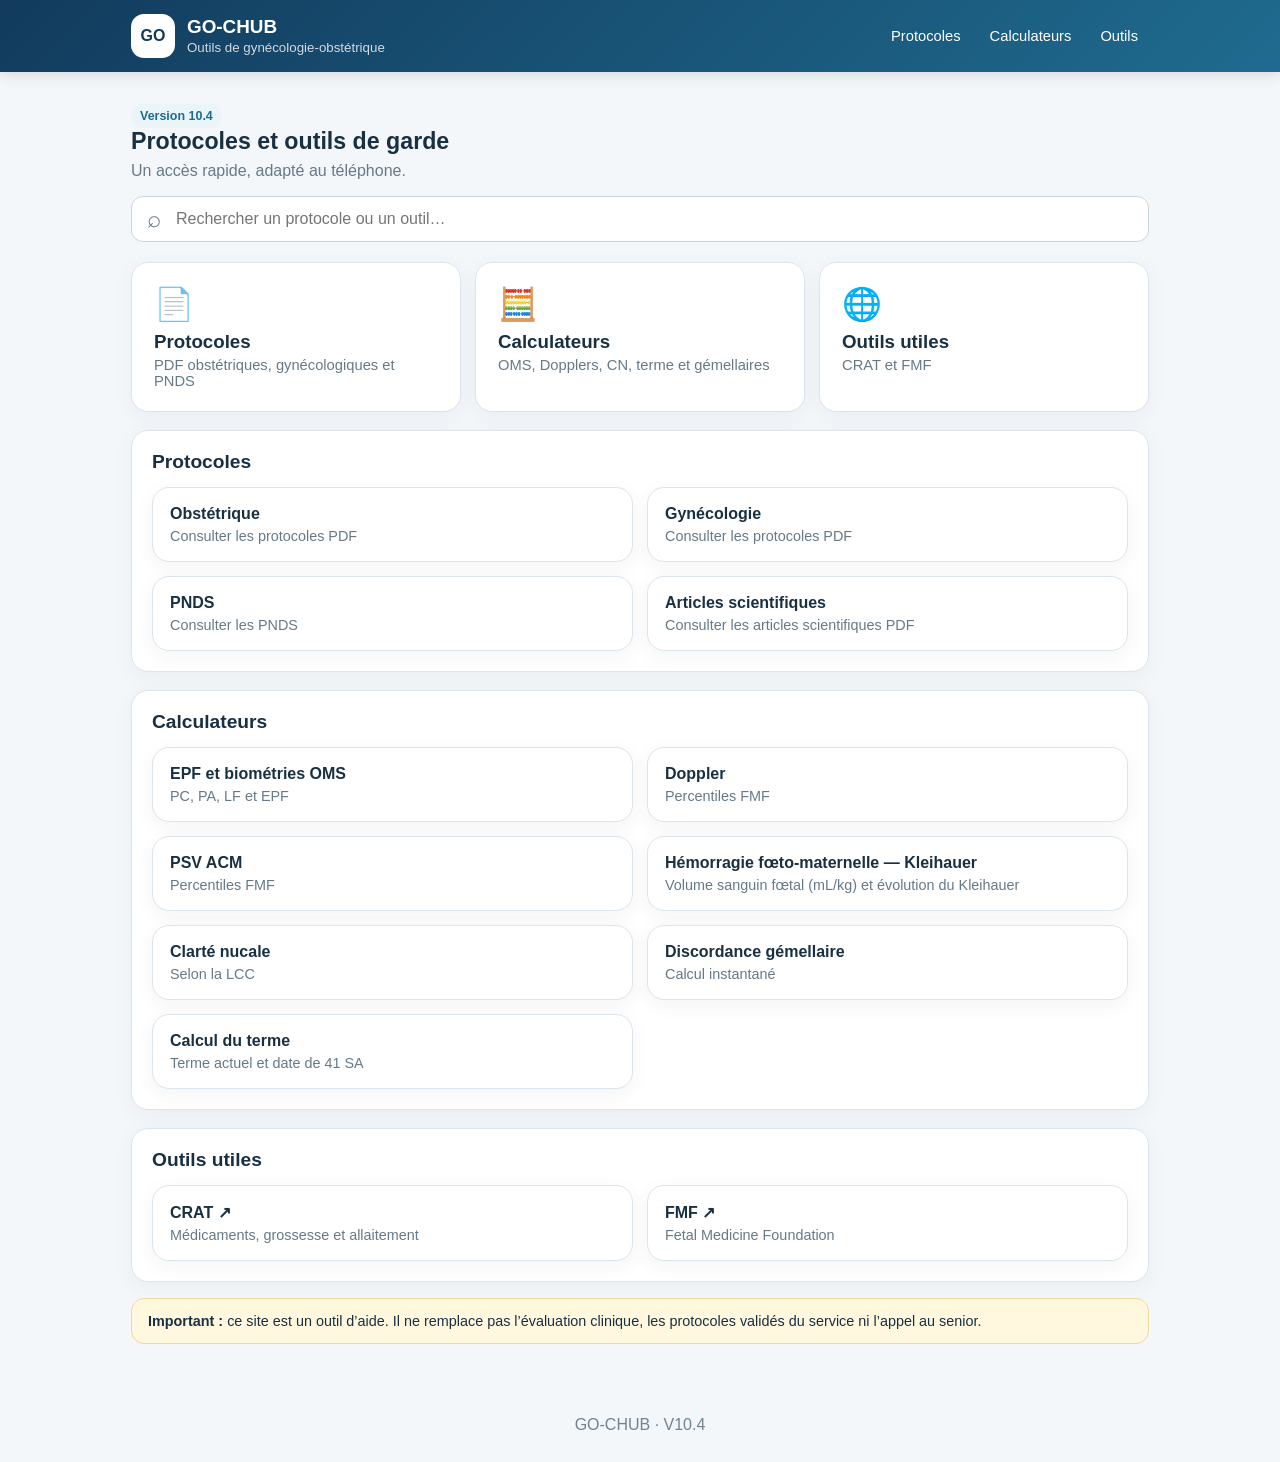
<file: index.html>
<!doctype html>
<html lang="fr">

<head>
<meta charset="utf-8">
<meta name="viewport" content="width=device-width,initial-scale=1,viewport-fit=cover">
<meta name="theme-color" content="#123b5d">

<link rel="manifest" href="manifest.webmanifest">
<link rel="apple-touch-icon" href="assets/icon-192.png">
<link rel="stylesheet" href="assets/style.css">

<title>GO-CHUB</title>
</head>

<body>

<header class="topbar">
<div class="topbar-inner">

<a class="brand" href="index.html">
<div class="brandmark">GO</div>
<div>
<h1>GO-CHUB</h1>
<small>Outils de gynécologie-obstétrique</small>
</div>
</a>

<nav class="nav">
<a href="#protocoles">Protocoles</a>
<a href="#calculateurs">Calculateurs</a>
<a href="#outils">Outils</a>
</nav>

</div>
</header>

<main>

<section class="hero">
<span class="badge">Version 10.4</span>

<h2>Protocoles et outils de garde</h2>

<p>Un accès rapide, adapté au téléphone.</p>

<div class="search">
<input
id="search"
type="search"
placeholder="Rechercher un protocole ou un outil…"
>
</div>
</section>


<section id="search-results" class="panel hidden">
<h2>Résultats</h2>

<div id="result-list" class="pdf-list"></div>
</section>


<section class="grid grid3">

<a class="card" href="#protocoles">
<div class="icon">📄</div>
<h3>Protocoles</h3>
<p>PDF obstétriques, gynécologiques et PNDS</p>
</a>

<a class="card" href="#calculateurs">
<div class="icon">🧮</div>
<h3>Calculateurs</h3>
<p>OMS, Dopplers, CN, terme et gémellaires</p>
</a>

<a class="card" href="#outils">
<div class="icon">🌐</div>
<h3>Outils utiles</h3>
<p>CRAT et FMF</p>
</a>

</section>


<section id="protocoles" class="panel">

<h2>Protocoles</h2>

<div class="grid grid2">

<a class="toolcard" href="protocoles/obstetrique/index.html">
<strong>Obstétrique</strong>
<span>Consulter les protocoles PDF</span>
</a>

<a class="toolcard" href="protocoles/gynecologie/index.html">
<strong>Gynécologie</strong>
<span>Consulter les protocoles PDF</span>
</a>

<a class="toolcard" href="protocoles/PNDS/index.html">
<strong>PNDS</strong>
<span>Consulter les PNDS</span>
</a>
<a class="toolcard" href="protocoles/articles/index.html">
<strong>Articles scientifiques</strong>
<span>Consulter les articles scientifiques PDF</span>
</a>
</div>

</section>


<section id="calculateurs" class="panel">

<h2>Calculateurs</h2>

<div class="grid grid2">

<a class="toolcard" href="calculateurs.html#oms">
<strong>EPF et biométries OMS</strong>
<span>PC, PA, LF et EPF</span>
</a>

<a class="toolcard" href="calculateurs.html#doppler">
<strong>Doppler</strong>
<span>Percentiles FMF</span>
</a>

<a class="toolcard" href="calculateurs.html#psv">
<strong>PSV ACM</strong>
<span>Percentiles FMF</span>
</a>

  <a class="toolcard" href="calculateurs.html#kleihauer">
  <strong>Hémorragie fœto-maternelle — Kleihauer</strong>
  <span>Volume sanguin fœtal (mL/kg) et évolution du Kleihauer</span>
</a>

<a class="toolcard" href="calculateurs.html#cn">
<strong>Clarté nucale</strong>
<span>Selon la LCC</span>
</a>

<a class="toolcard" href="calculateurs.html#discordance">
<strong>Discordance gémellaire</strong>
<span>Calcul instantané</span>
</a>

<a class="toolcard" href="calculateurs.html#terme">
<strong>Calcul du terme</strong>
<span>Terme actuel et date de 41 SA</span>
</a>

</div>

</section>


<section id="outils" class="panel">

<h2>Outils utiles</h2>

<div class="grid grid2">

<a
class="toolcard"
target="_blank"
rel="noopener"
href="https://www.lecrat.fr/"
>
<strong>CRAT ↗</strong>
<span>Médicaments, grossesse et allaitement</span>
</a>

<a
class="toolcard"
target="_blank"
rel="noopener"
href="https://fetalmedicine.org/"
>
<strong>FMF ↗</strong>
<span>Fetal Medicine Foundation</span>
</a>

</div>

</section>


<div class="notice">
<strong>Important :</strong>
ce site est un outil d’aide. Il ne remplace pas l’évaluation clinique,
les protocoles validés du service ni l’appel au senior.
</div>

</main>


<footer>
GO-CHUB · V10.4
</footer>


<script src="assets/app.js"></script>

<!-- Cloudflare Web Analytics --><script type='module' src='https://static.cloudflareinsights.com/beacon.min.js' data-cf-beacon='{"token": "62bb7183a79143058992004c23dadc6a"}'></script><!-- End Cloudflare Web Analytics -->
</body>
</html>
</file>
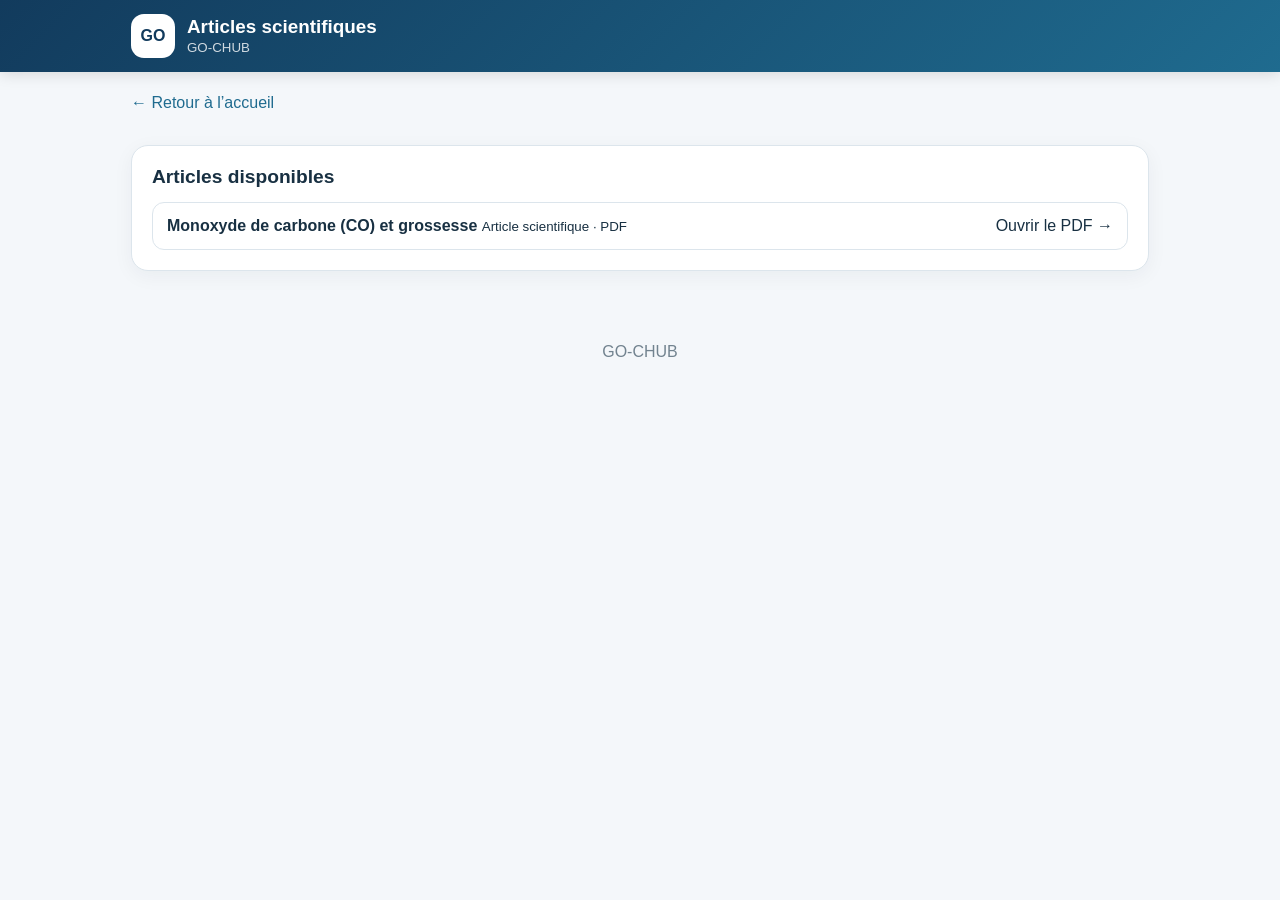
<file: protocoles/articles/index.html>
<!doctype html>
<html lang="fr">
<head>
<meta charset="utf-8">
<meta name="viewport" content="width=device-width,initial-scale=1">
<link rel="stylesheet" href="../../assets/style.css">
<title>Articles scientifiques · GO-CHUB</title>
</head>
<body>

<header class="topbar">
<div class="topbar-inner">
<a class="brand" href="../../index.html">
<div class="brandmark">GO</div>
<div>
<h1>Articles scientifiques</h1>
<small>GO-CHUB</small>
</div>
</a>
</div>
</header>

<main>
<a class="back" href="../../index.html">← Retour à l’accueil</a>

<section class="panel">
<h2>Articles disponibles</h2>
<div class="pdf-list" id="pdf-list">
<div class="notice">Chargement des articles…</div>
</div>
</section>
</main>

<footer>GO-CHUB</footer>

<script>
fetch("../../assets/protocoles.json")
.then(response => response.json())
.then(documents => {
const liste = document.getElementById("pdf-list");

const articles = documents.filter(
document => document.category === "Articles scientifiques"
);

if (articles.length === 0) {
liste.innerHTML =
'<div class="notice">Aucun article disponible pour le moment.</div>';
return;
}

liste.innerHTML = articles.map(document => `
<a class="pdf-item"
href="../../${document.href}"
target="_blank"
rel="noopener">
<div>
<strong>${document.title}</strong>
<small>Article scientifique · PDF</small>
</div>
<span>Ouvrir le PDF →</span>
</a>
`).join("");
})
.catch(() => {
document.getElementById("pdf-list").innerHTML =
'<div class="notice">Impossible de charger les articles.</div>';
});
</script>

</body>
</html>
</file>
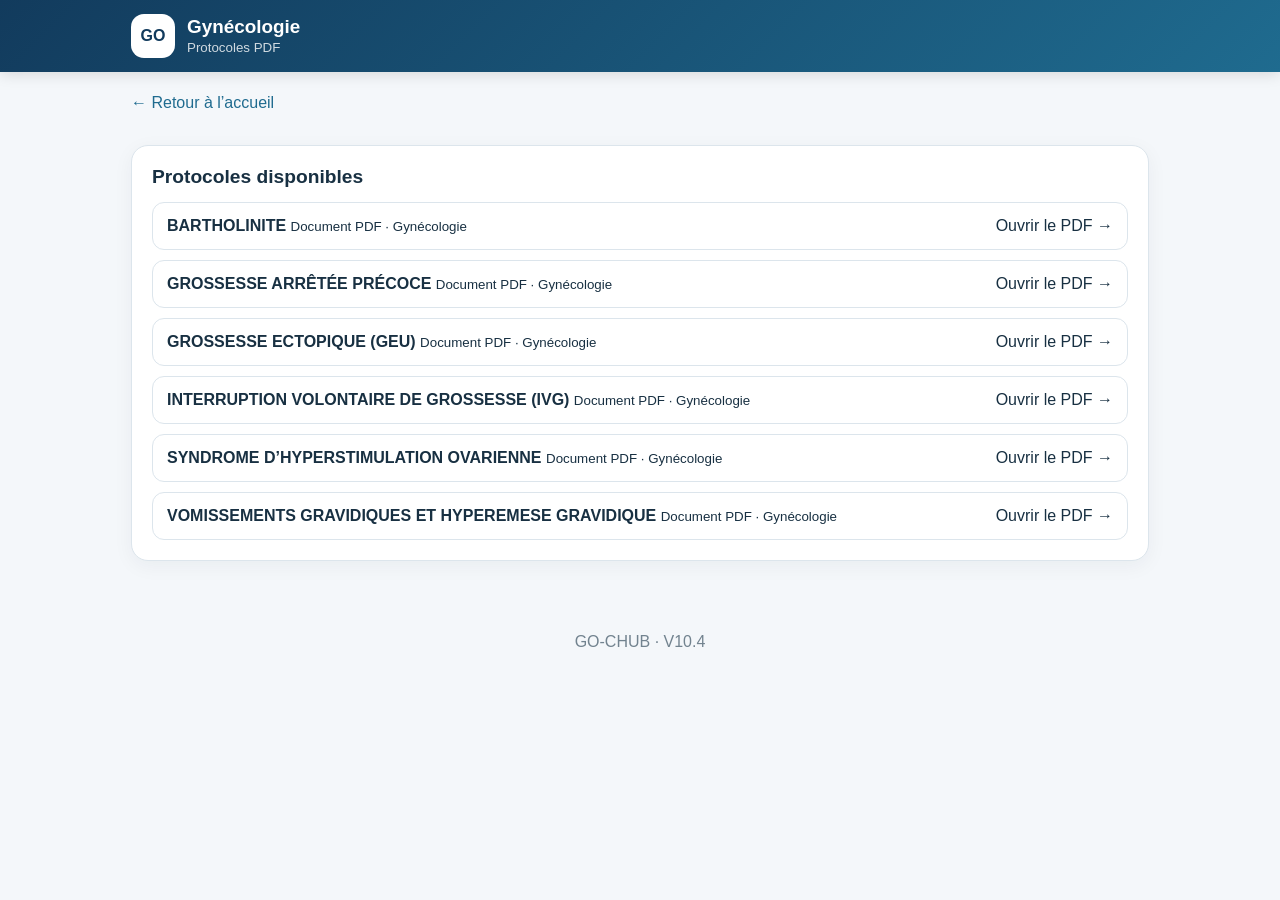
<file: protocoles/gynecologie/index.html>
<!doctype html>
<html lang="fr">
<head>
  <meta charset="utf-8">
  <meta name="viewport" content="width=device-width,initial-scale=1">
  <link rel="stylesheet" href="../../assets/style.css">
  <title>Gynécologie · GO-CHUB</title>
</head>

<body>

<header class="topbar">
  <div class="topbar-inner">
    <a class="brand" href="../../index.html">
      <div class="brandmark">GO</div>
      <div>
        <h1>Gynécologie</h1>
        <small>Protocoles PDF</small>
      </div>
    </a>
  </div>
</header>

<main>

  <a class="back" href="../../index.html">← Retour à l’accueil</a>

  <section class="panel">
    <h2>Protocoles disponibles</h2>

    <div class="pdf-list" id="pdf-list">
      <div class="notice">Chargement des protocoles…</div>
    </div>

  </section>

</main>

<footer>GO-CHUB · V10.4</footer>

<script>
fetch("../../assets/protocoles.json")
  .then(response => response.json())
  .then(documents => {

    const liste = document.getElementById("pdf-list");

    const protocoles = documents.filter(
      document => document.category === "Gynécologie"
    );

    if (protocoles.length === 0) {
      liste.innerHTML =
        '<div class="notice">Aucun protocole disponible pour le moment.</div>';
      return;
    }

    liste.innerHTML = protocoles.map(document => `
      <a class="pdf-item"
         href="../../${document.href}"
         target="_blank">
        <div>
          <strong>${document.title}</strong>
          <small>Document PDF · Gynécologie</small>
        </div>
        <span>Ouvrir le PDF →</span>
      </a>
    `).join("");

  })
  .catch(() => {
    document.getElementById("pdf-list").innerHTML =
      '<div class="notice">Aucun protocole disponible pour le moment.</div>';
  });
</script>

</body>
</html>
</file>
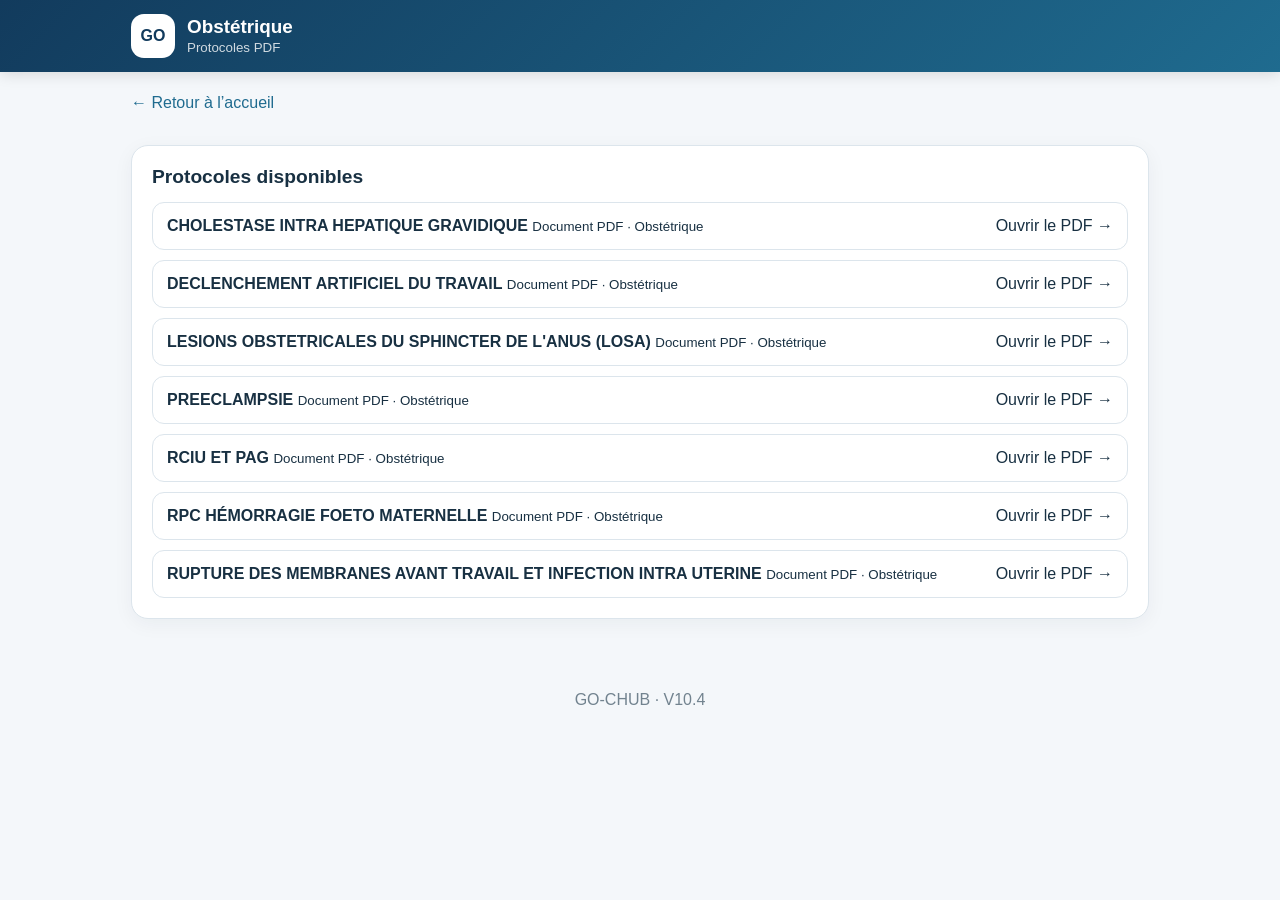
<file: protocoles/obstetrique/index.html>
<!doctype html>
<html lang="fr">
<head>
  <meta charset="utf-8">
  <meta name="viewport" content="width=device-width,initial-scale=1">
  <link rel="stylesheet" href="../../assets/style.css">
  <title>Obstétrique · GO-CHUB</title>
</head>

<body>

<header class="topbar">
  <div class="topbar-inner">
    <a class="brand" href="../../index.html">
      <div class="brandmark">GO</div>
      <div>
        <h1>Obstétrique</h1>
        <small>Protocoles PDF</small>
      </div>
    </a>
  </div>
</header>

<main>

  <a class="back" href="../../index.html">← Retour à l’accueil</a>

  <section class="panel">
    <h2>Protocoles disponibles</h2>

    <div class="pdf-list" id="pdf-list">
      <div class="notice">Chargement des protocoles…</div>
    </div>

  </section>

</main>

<footer>GO-CHUB · V10.4</footer>

<script>
fetch("../../assets/protocoles.json")
  .then(response => response.json())
  .then(documents => {

    const liste = document.getElementById("pdf-list");

    const protocoles = documents.filter(
      document => document.category === "Obstétrique"
    );

    if (protocoles.length === 0) {
      liste.innerHTML =
        '<div class="notice">Aucun protocole disponible pour le moment.</div>';
      return;
    }

    liste.innerHTML = protocoles.map(document => `
      <a class="pdf-item"
         href="../../${document.href}"
         target="_blank">
        <div>
          <strong>${document.title}</strong>
          <small>Document PDF · Obstétrique</small>
        </div>
        <span>Ouvrir le PDF →</span>
      </a>
    `).join("");

  })
  .catch(() => {
    document.getElementById("pdf-list").innerHTML =
      '<div class="notice">Aucun protocole disponible pour le moment.</div>';
  });
</script>

</body>
</html>
</file>
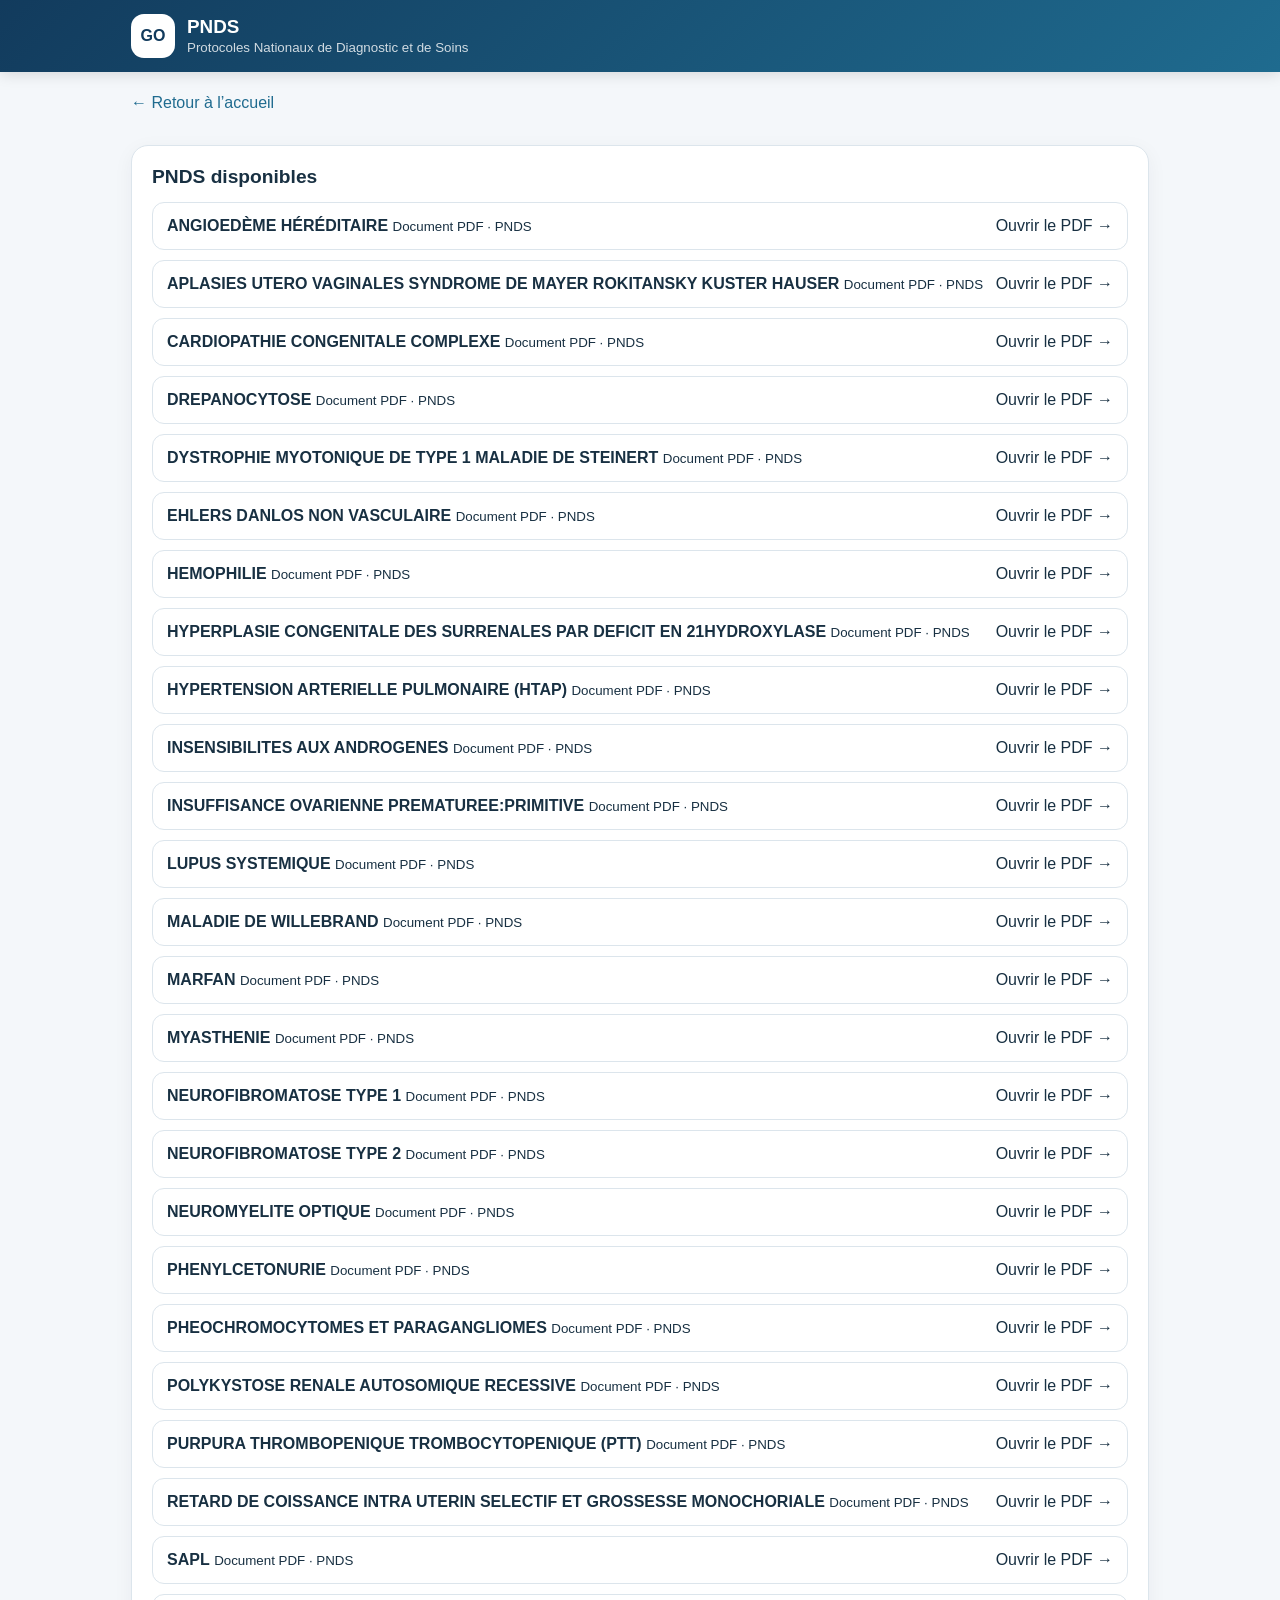
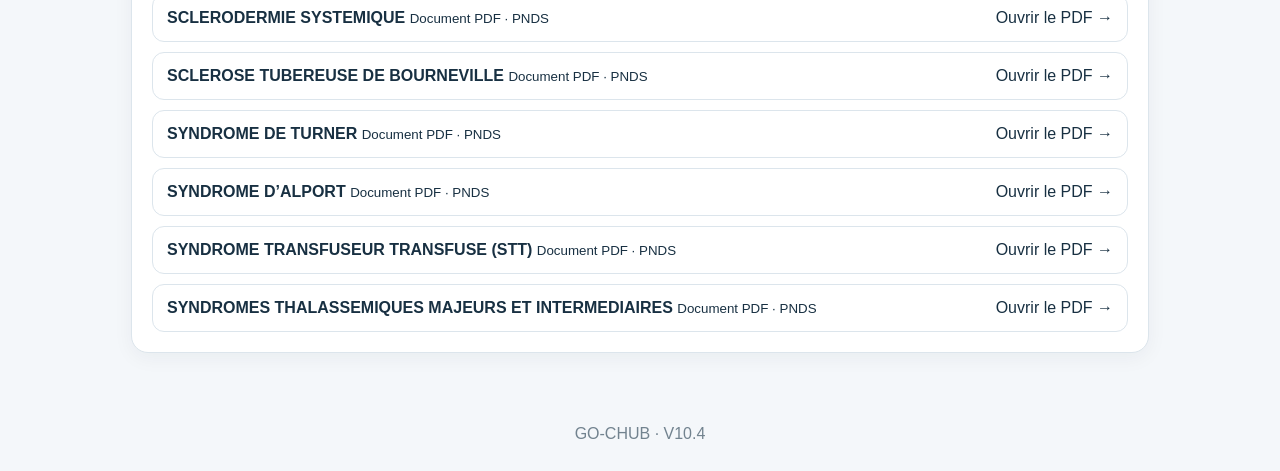
<file: protocoles/PNDS/index.html>
<!doctype html>
<html lang="fr">
<head>
<meta charset="utf-8">
<meta name="viewport" content="width=device-width,initial-scale=1">
<link rel="stylesheet" href="../../assets/style.css">
<title>PNDS · GO-CHUB</title>
</head>

<body>

<header class="topbar">
<div class="topbar-inner">
<a class="brand" href="../../index.html">
<div class="brandmark">GO</div>
<div>
<h1>PNDS</h1>
<small>Protocoles Nationaux de Diagnostic et de Soins</small>
</div>
</a>
</div>
</header>

<main>

<a class="back" href="../../index.html">← Retour à l’accueil</a>

<section class="panel">
<h2>PNDS disponibles</h2>

<div class="pdf-list" id="pdf-list">
<div class="notice">Chargement des PNDS…</div>
</div>

</section>

</main>

<footer>GO-CHUB · V10.4</footer>

<script>
fetch("../../assets/protocoles.json")
.then(response => response.json())
.then(documents => {

const liste = document.getElementById("pdf-list");

const protocoles = documents.filter(
document => document.category === "PNDS"
);

if (protocoles.length === 0) {
liste.innerHTML =
'<div class="notice">Aucun PNDS disponible pour le moment.</div>';
return;
}

liste.innerHTML = protocoles.map(document => `
<a class="pdf-item"
href="../../${document.href}"
target="_blank">
<div>
<strong>${document.title}</strong>
<small>Document PDF · PNDS</small>
</div>
<span>Ouvrir le PDF →</span>
</a>
`).join("");

})
.catch(() => {
document.getElementById("pdf-list").innerHTML =
'<div class="notice">Aucun PNDS disponible pour le moment.</div>';
});
</script>

</body>
</html>
</file>
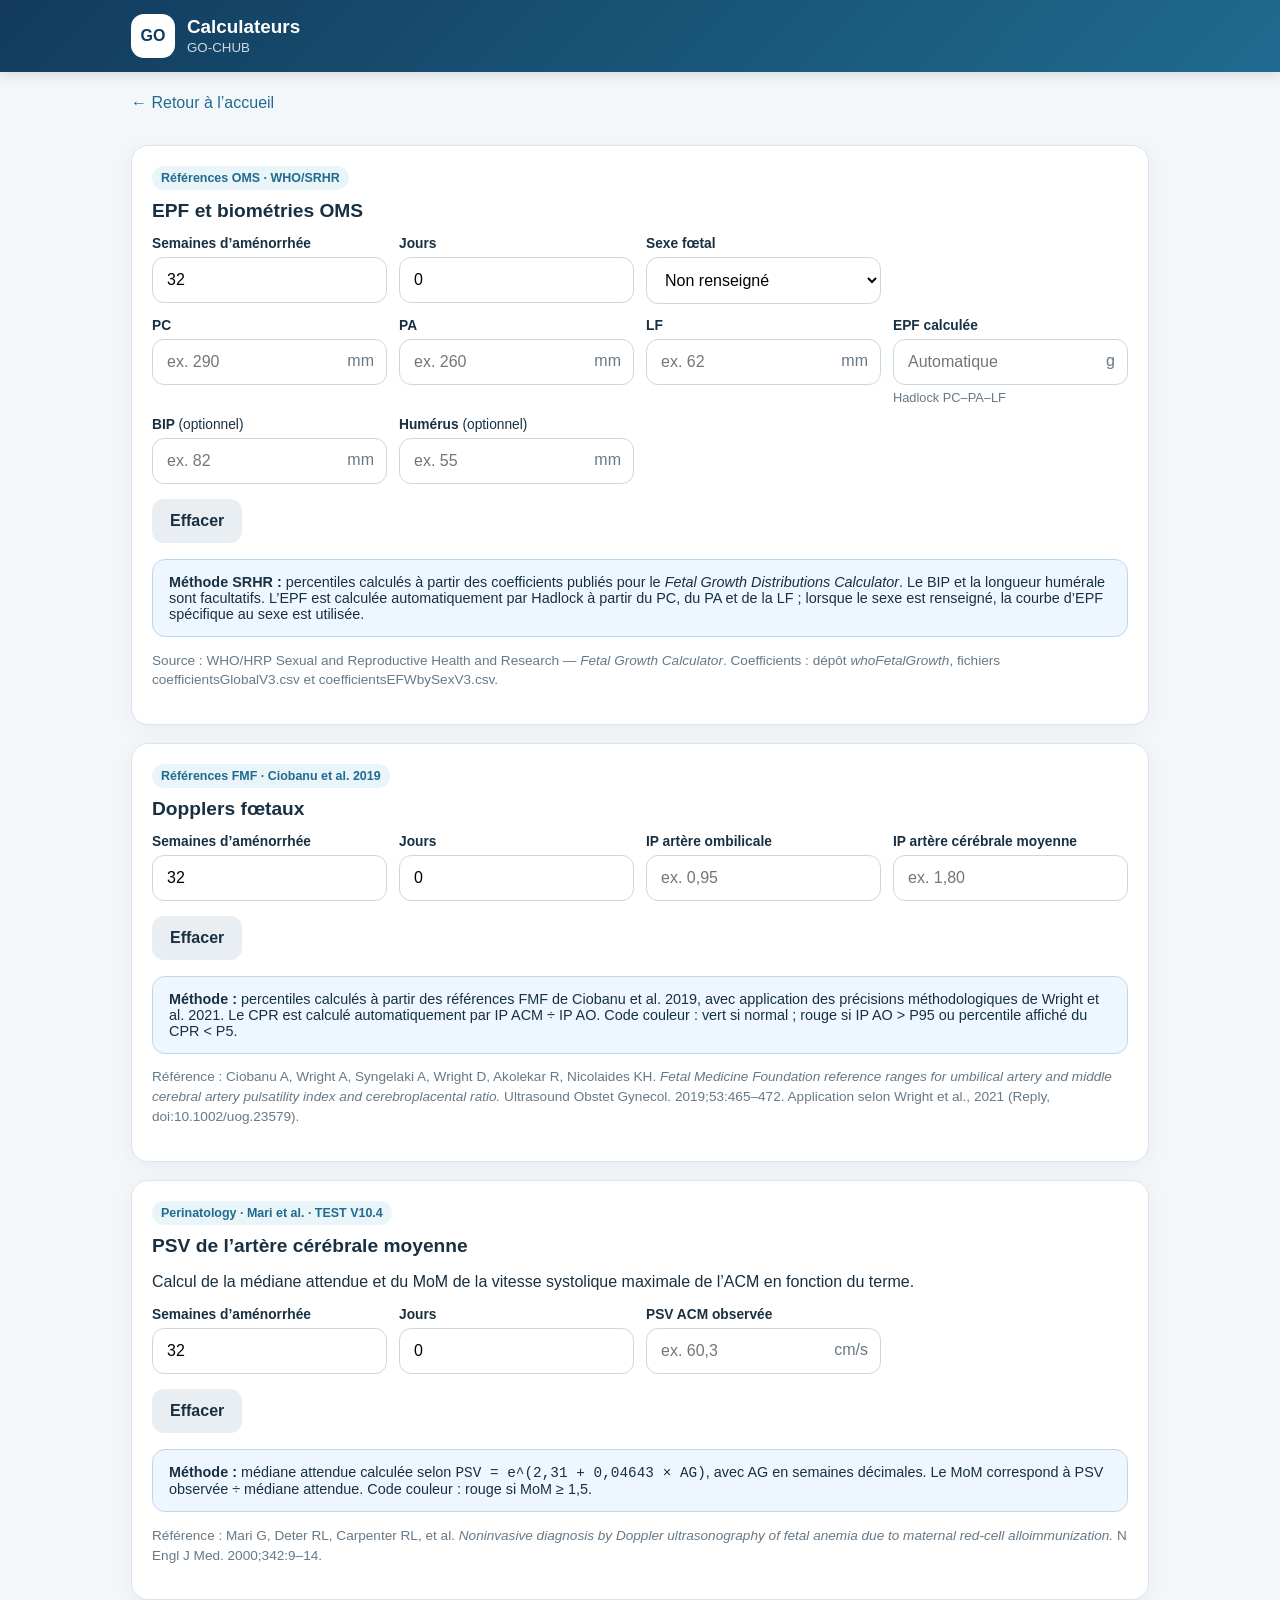
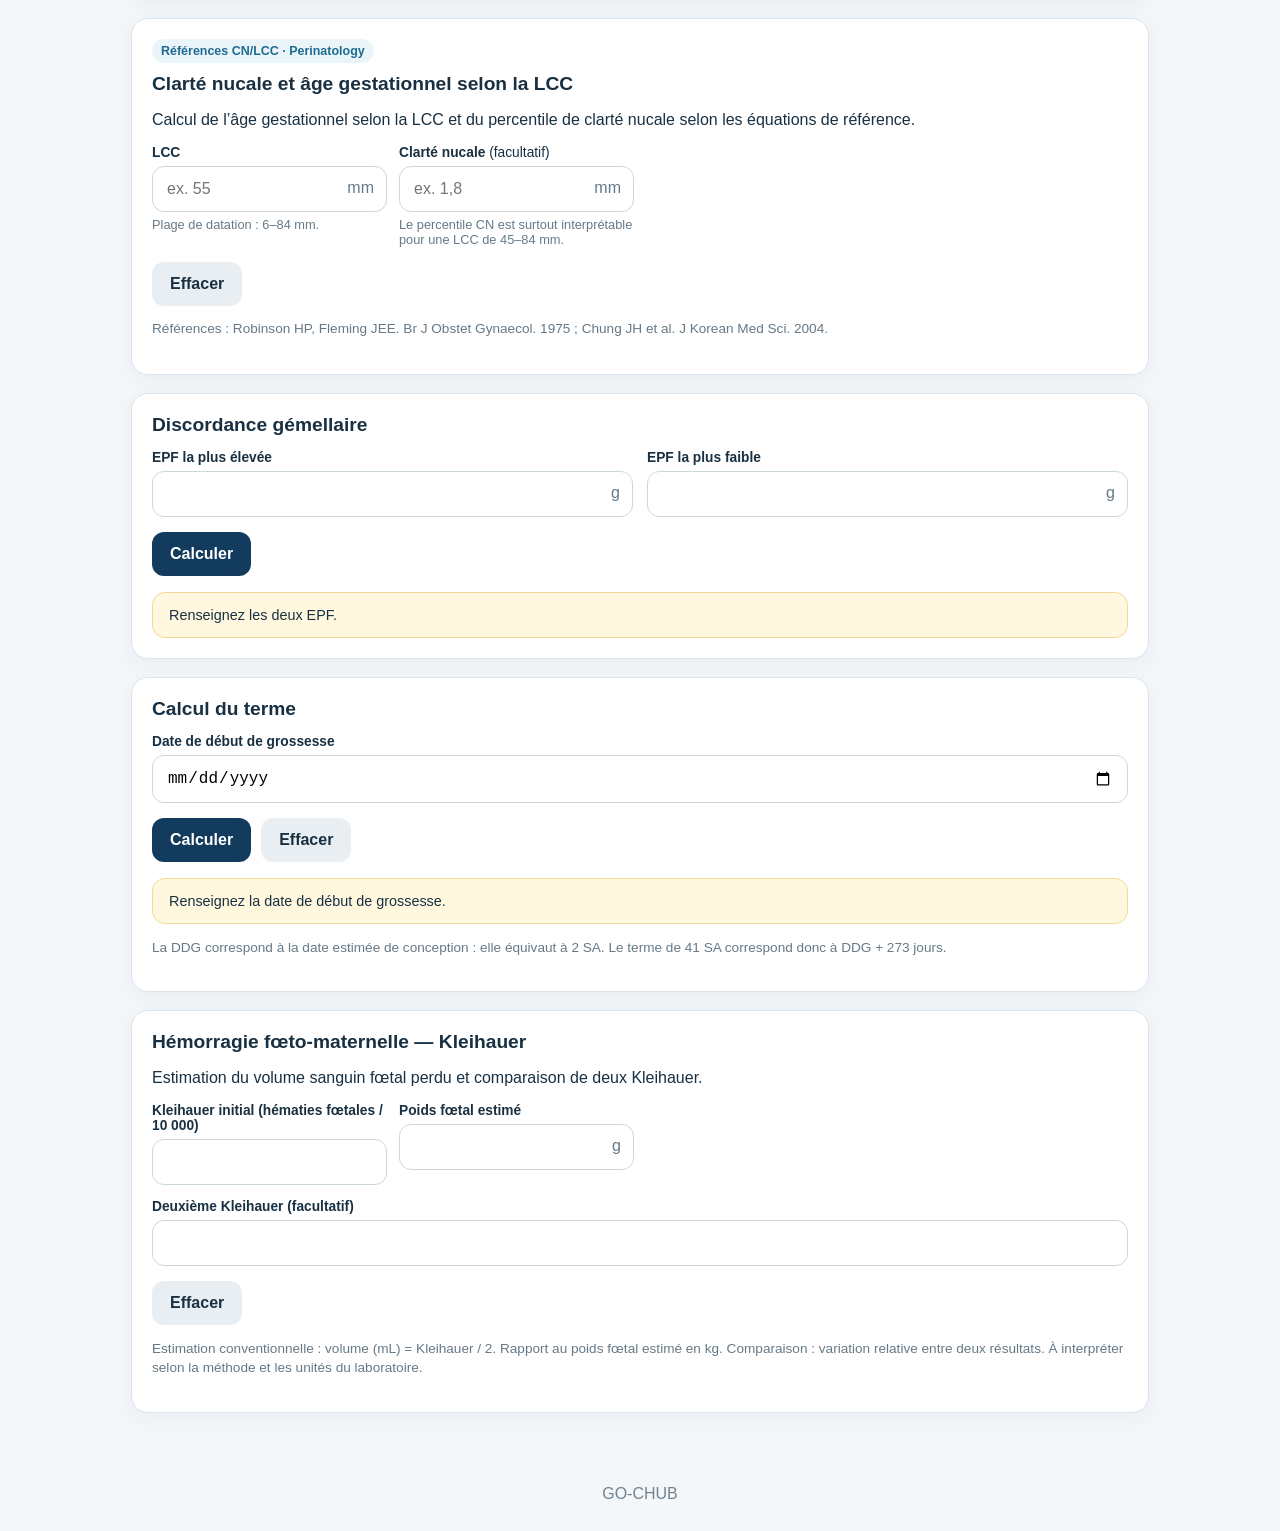
<file: calculateurs.html>
<!doctype html>
<html lang="fr">
<head>
<meta charset="utf-8">
<meta name="viewport" content="width=device-width,initial-scale=1,viewport-fit=cover">
<meta name="theme-color" content="#123b5d">
<link rel="stylesheet" href="assets/style.css">
<title>Calculateurs · GO-CHUB</title>
<style>
.efw-highlight{background:#eaf5fa;border-color:#9fc9dc}
.form-help{font-size:.8rem;color:var(--muted);margin-top:5px}
.result-value{font-size:1.45rem!important}
.validation{background:#eef7ff;border:1px solid #bdd8eb}
</style>
</head>
<body>
<header class="topbar">
  <div class="topbar-inner">
    <a class="brand" href="index.html">
      <div class="brandmark">GO</div>
      <div><h1>Calculateurs</h1><small>GO-CHUB</small></div>
    </a>
  </div>
</header>
<main>
<a class="back" href="index.html">← Retour à l’accueil</a>

<section id="oms" class="panel">
  <span id="srhr"></span>
  <span class="badge">Références OMS · WHO/SRHR</span>
  <h2 style="margin-top:10px">EPF et biométries OMS</h2>

  <div class="formgrid">
    <div class="field">
      <label>Semaines d’aménorrhée</label>
      <input id="srhr-weeks" type="number" min="14" max="40" value="32" oninput="calculateSRHR()">
    </div>
    <div class="field">
      <label>Jours</label>
      <input id="srhr-days" type="number" min="0" max="6" value="0" oninput="calculateSRHR()">
    </div>
    <div class="field">
      <label>Sexe fœtal</label>
      <select id="srhr-sex" onchange="calculateSRHR()">
        <option value="unknown">Non renseigné</option>
        <option value="F">Féminin</option>
        <option value="M">Masculin</option>
      </select>
    </div>
  </div>

  <div class="formgrid" style="margin-top:14px">
    <div class="field">
      <label>PC</label>
      <div class="unit"><input id="srhr-hc" type="number" min="1" step="0.1" placeholder="ex. 290" oninput="calculateSRHR()"><span>mm</span></div>
    </div>
    <div class="field">
      <label>PA</label>
      <div class="unit"><input id="srhr-ac" type="number" min="1" step="0.1" placeholder="ex. 260" oninput="calculateSRHR()"><span>mm</span></div>
    </div>
    <div class="field">
      <label>LF</label>
      <div class="unit"><input id="srhr-fl" type="number" min="1" step="0.1" placeholder="ex. 62" oninput="calculateSRHR()"><span>mm</span></div>
    </div>
    <div class="field">
      <label>EPF calculée</label>
      <div class="unit"><input id="srhr-efw" type="number" readonly placeholder="Automatique"><span>g</span></div>
      <div class="form-help">Hadlock PC–PA–LF</div>
    </div>
    <div class="field">
      <label>BIP <span style="font-weight:400">(optionnel)</span></label>
      <div class="unit"><input id="srhr-bpd" type="number" min="1" step="0.1" placeholder="ex. 82" oninput="calculateSRHR()"><span>mm</span></div>
    </div>
    <div class="field">
      <label>Humérus <span style="font-weight:400">(optionnel)</span></label>
      <div class="unit"><input id="srhr-hl" type="number" min="1" step="0.1" placeholder="ex. 55" oninput="calculateSRHR()"><span>mm</span></div>
    </div>
  </div>

  <div class="buttonrow">
    <button id="copy-srhr-button" class="button secondary hidden" onclick="copySRHRResults()">📋 Copier</button>
    <button class="button secondary" onclick="resetSRHR()">Effacer</button>
  </div>

  <div id="srhr-results" class="results hidden"></div>

  <div class="notice validation">
    <strong>Méthode SRHR :</strong> percentiles calculés à partir des coefficients publiés pour le
    <em>Fetal Growth Distributions Calculator</em>. Le BIP et la longueur humérale sont facultatifs.
    L’EPF est calculée automatiquement par Hadlock à partir du PC, du PA et de la LF ; lorsque le sexe
    est renseigné, la courbe d’EPF spécifique au sexe est utilisée.
  </div>
  <p class="source">
    Source : WHO/HRP Sexual and Reproductive Health and Research — <em>Fetal Growth Calculator</em>.
    Coefficients : dépôt <em>whoFetalGrowth</em>, fichiers coefficientsGlobalV3.csv et coefficientsEFWbySexV3.csv.
  </p>
</section>

<section id="doppler" class="panel">
  <span class="badge">Références FMF · Ciobanu et al. 2019</span>
  <h2 style="margin-top:10px">Dopplers fœtaux</h2>
  <div class="formgrid">
    <div class="field">
      <label>Semaines d’aménorrhée</label>
      <input id="doppler-weeks" type="number" min="20" max="42" value="32" oninput="calculateDoppler()">
    </div>
    <div class="field">
      <label>Jours</label>
      <input id="doppler-days" type="number" min="0" max="6" value="0" oninput="calculateDoppler()">
    </div>
    <div class="field">
      <label>IP artère ombilicale</label>
      <input id="ua-pi" type="number" min="0.01" step="0.01" placeholder="ex. 0,95" oninput="calculateDoppler()">
    </div>
    <div class="field">
      <label>IP artère cérébrale moyenne</label>
      <input id="mca-pi" type="number" min="0.01" step="0.01" placeholder="ex. 1,80" oninput="calculateDoppler()">
    </div>
  </div>
  <div class="buttonrow">
    <button id="copy-doppler-button" class="button secondary hidden" onclick="copyDopplerResults()">📋 Copier</button>
    <button class="button secondary" onclick="resetDoppler()">Effacer</button>
  </div>

  <div id="doppler-results" class="results hidden"></div>
  <div class="notice validation">
    <strong>Méthode :</strong> percentiles calculés à partir des références FMF de Ciobanu et al. 2019, avec application des précisions méthodologiques de Wright et al. 2021. Le CPR est calculé automatiquement par IP ACM ÷ IP AO. Code couleur : vert si normal ; rouge si IP AO > P95 ou percentile affiché du CPR < P5.
  </div>
  <p class="source">
    Référence : Ciobanu A, Wright A, Syngelaki A, Wright D, Akolekar R, Nicolaides KH.
    <em>Fetal Medicine Foundation reference ranges for umbilical artery and middle cerebral artery pulsatility index and cerebroplacental ratio.</em>
    Ultrasound Obstet Gynecol. 2019;53:465–472. Application selon Wright et al., 2021 (Reply, doi:10.1002/uog.23579).
  </p>
  <div class="buttonrow">
    
  </div>
</section>


<section id="psv" class="panel">
  <span class="badge">Perinatology · Mari et al. · TEST V10.4</span>
  <h2 style="margin-top:10px">PSV de l’artère cérébrale moyenne</h2>
  <p>Calcul de la médiane attendue et du MoM de la vitesse systolique maximale de l’ACM en fonction du terme.</p>

  <div class="formgrid">
    <div class="field">
      <label>Semaines d’aménorrhée</label>
      <input id="psv-weeks" type="number" min="16" max="42" value="32" oninput="calculatePSV()">
    </div>
    <div class="field">
      <label>Jours</label>
      <input id="psv-days" type="number" min="0" max="6" value="0" oninput="calculatePSV()">
    </div>
    <div class="field">
      <label>PSV ACM observée</label>
      <div class="unit">
        <input id="psv-value" type="number" min="1" step="0.1" placeholder="ex. 60,3" oninput="calculatePSV()">
        <span>cm/s</span>
      </div>
    </div>
  </div>

  <div class="buttonrow">
    <button id="copy-psv-button" class="button secondary hidden" onclick="copyPSVResults()">📋 Copier</button>
    <button class="button secondary" onclick="resetPSV()">Effacer</button>
  </div>

  <div id="psv-results" class="results hidden"></div>

  <div class="notice validation">
    <strong>Méthode :</strong> médiane attendue calculée selon
    <code>PSV = e^(2,31 + 0,04643 × AG)</code>,
    avec AG en semaines décimales. Le MoM correspond à PSV observée ÷ médiane attendue.
    Code couleur : rouge si MoM ≥ 1,5.
  </div>

  <p class="source">
    Référence : Mari G, Deter RL, Carpenter RL, et al.
    <em>Noninvasive diagnosis by Doppler ultrasonography of fetal anemia due to maternal red-cell alloimmunization.</em>
    N Engl J Med. 2000;342:9–14.
  </p>
</section>

<section id="cn" class="panel">
  <span class="badge">Références CN/LCC · Perinatology</span>
  <h2 style="margin-top:10px">Clarté nucale et âge gestationnel selon la LCC</h2>
  <p>Calcul de l’âge gestationnel selon la LCC et du percentile de clarté nucale selon les équations de référence.</p>

  <div class="formgrid">
    <div class="field">
      <label>LCC</label>
      <div class="unit"><input id="nt-crl" type="number" min="6" max="84" step="0.1" placeholder="ex. 55" oninput="calculateNT()"><span>mm</span></div>
      <div class="form-help">Plage de datation : 6–84 mm.</div>
    </div>
    <div class="field">
      <label>Clarté nucale <span style="font-weight:400">(facultatif)</span></label>
      <div class="unit"><input id="nt-value" type="number" min="0.1" step="0.1" placeholder="ex. 1,8" oninput="calculateNT()"><span>mm</span></div>
      <div class="form-help">Le percentile CN est surtout interprétable pour une LCC de 45–84 mm.</div>
    </div>
  </div>

  <div class="buttonrow">
    <button id="copy-nt-button" class="button secondary hidden" onclick="copyNTResults()">📋 Copier</button>
    <button class="button secondary" onclick="resetNT()">Effacer</button>
  </div>

  <div id="nt-results" class="results hidden"></div>

  

  <p class="source">
    Références : Robinson HP, Fleming JEE. Br J Obstet Gynaecol. 1975 ; Chung JH et al. J Korean Med Sci. 2004. 
  </p>

  <div class="buttonrow">
    
  </div>
</section>

<section id="discordance" class="panel">
  <h2>Discordance gémellaire</h2>
  <div class="grid grid2">
    <div class="field"><label>EPF la plus élevée</label><div class="unit"><input id="big" type="number"><span>g</span></div></div>
    <div class="field"><label>EPF la plus faible</label><div class="unit"><input id="small" type="number"><span>g</span></div></div>
  </div>
  <div class="buttonrow"><button class="button" onclick="discordance()">Calculer</button></div>
  <div id="discordance-result" class="notice">Renseignez les deux EPF.</div>
</section>

<section id="terme" class="panel">
  <h2>Calcul du terme</h2>
  <div class="field"><label>Date de début de grossesse</label><input id="ddg" type="date" oninput="terme()"></div>
  <div class="buttonrow"><button class="button" onclick="terme()">Calculer</button><button class="button secondary" onclick="resetTerme()">Effacer</button></div>
  <div id="terme-result" class="notice">Renseignez la date de début de grossesse.</div>
  <p class="source">La DDG correspond à la date estimée de conception : elle équivaut à 2 SA. Le terme de 41 SA correspond donc à DDG + 273 jours.</p>
</section>
  <section id="kleihauer" class="panel">
  <h2>Hémorragie fœto-maternelle — Kleihauer</h2>
  <p>Estimation du volume sanguin fœtal perdu et comparaison de deux Kleihauer.</p>

  <div class="formgrid">
    <div class="field">
      <label>Kleihauer initial (hématies fœtales / 10 000)</label>
      <input id="kh1" type="number" min="0" step="1" oninput="calculateKleihauer()">
    </div>
    <div class="field">
      <label>Poids fœtal estimé</label>
      <div class="unit">
        <input id="kh-weight" type="number" min="1" step="1" oninput="calculateKleihauer()">
        <span>g</span>
      </div>
    </div>
  </div>

  <div class="field" style="margin-top:14px">
    <label>Deuxième Kleihauer (facultatif)</label>
    <input id="kh2" type="number" min="0" step="1" oninput="calculateKleihauer()">
  </div>

  <div class="buttonrow">
    <button class="button secondary" onclick="resetKleihauer()">Effacer</button>
  </div>

  <div id="kh-results" class="results hidden"></div>

  <p class="source">
    Estimation conventionnelle : volume (mL) = Kleihauer / 2.
    Rapport au poids fœtal estimé en kg.
    Comparaison : variation relative entre deux résultats.
    À interpréter selon la méthode et les unités du laboratoire.
  </p>
</section>
</main>

<footer>GO-CHUB</footer>

<script>
// Références OMS intégrées directement dans la page pour éviter tout échec de chargement
// ou conflit de cache du fichier JSON sur GitHub Pages/PWA.
const WHO = {"EFW":[{"q":0.025,"b":[-0.23051839,0.40051112,-0.00617993,3.166e-05]},{"q":0.05,"b":[-0.1620571,0.39396537,-0.00579733,2.553e-05]},{"q":0.1,"b":[-0.04558876,0.38931405,-0.00574528,2.656e-05]},{"q":0.25,"b":[-0.01225877,0.39383640000000003,-0.00592305,2.886e-05]},{"q":0.5,"b":[0.15731009,0.38306794,-0.00554047,2.466e-05]},{"q":0.75,"b":[0.29329739,0.37609623,-0.00529255,2.184e-05]},{"q":0.9,"b":[0.35314223,0.37648687,-0.00528743,2.148e-05]},{"q":0.95,"b":[0.28502506,0.39062147,-0.00582929,2.791e-05]},{"q":0.975,"b":[0.40817059,0.38106821,-0.00550914,2.467e-05]}],"AC":[{"q":0.025,"b":[1.19202779,0.31475668,-0.00801581,7.514e-05]},{"q":0.05,"b":[1.09869954,0.33008000000000004,-0.00862096,8.254e-05]},{"q":0.1,"b":[1.24418122,0.3163154,-0.00814093,7.725e-05]},{"q":0.25,"b":[1.44520879,0.29943379,-0.00759672,7.167e-05]},{"q":0.5,"b":[1.58552931,0.28993678,-0.00732652,6.926e-05]},{"q":0.75,"b":[1.71452507,0.28136707,-0.00708196,6.709e-05]},{"q":0.9,"b":[1.78078382,0.27927889,-0.00706438,6.751e-05]},{"q":0.95,"b":[1.83213806,0.27710695,-0.00703389,6.761e-05]},{"q":0.975,"b":[2.03674473,0.25713846,-0.00634919,6.005e-05]}],"FL":[{"q":0.025,"b":[-7.27187178,1.28298929,-0.05806019,0.00121314,-9.6e-06]},{"q":0.05,"b":[-7.07052933,1.26780053,-0.05775563,0.00121608,-9.699999999999999e-06]},{"q":0.1,"b":[-6.69175407,1.22500911,-0.05592062,0.0011832000000000001,-9.5e-06]},{"q":0.25,"b":[-6.07953119,1.15245171,-0.05255107,0.00111419,-8.98e-06]},{"q":0.5,"b":[-5.54922621,1.0955999,-0.05013109,0.00106781,-8.64e-06]},{"q":0.75,"b":[-4.68666987,0.97811179,-0.04393191,0.00092347,-7.39e-06]},{"q":0.9,"b":[-4.31219597,0.94038705,-0.04247099,0.00089978,-7.26e-06]},{"q":0.95,"b":[-4.12398208,0.92034421,-0.0415729,0.00088106,-7.11e-06]},{"q":0.975,"b":[-3.64483931,0.85702813,-0.03840057,0.00081206,-6.56e-06]}],"HC":[{"q":0.025,"b":[1.59317517,0.29459801,-0.00738604,6.57e-05]},{"q":0.05,"b":[1.74883946,0.27840528,-0.00677991,5.836e-05]},{"q":0.1,"b":[1.83059537,0.27244251,-0.00659547,5.6399999999999995e-05]},{"q":0.25,"b":[1.94181945,0.26584757,-0.00644545,5.545e-05]},{"q":0.5,"b":[2.09924879,0.25337366,-0.00605648,5.143e-05]},{"q":0.75,"b":[2.20777452,0.24521232,-0.00578558,4.84e-05]},{"q":0.9,"b":[2.31777,0.23665151,-0.00550781,4.54e-05]},{"q":0.95,"b":[2.39550106,0.22958667,-0.00525318,4.237e-05]},{"q":0.975,"b":[2.5007407,0.22006785,-0.00493623,3.891e-05]}]};

let lastWHOText = '';
function curveValue(row, ga){
  const logValue = row.b.reduce((sum, coefficient, degree) =>
    sum + coefficient * ga ** degree, 0);
  return Math.exp(logValue);
}
function percentileWHO(metric, ga, value){
  value = Math.trunc(Number(value));
  const rows = WHO && WHO[metric];
  if(!Array.isArray(rows) || !rows.length || !Number.isFinite(value)){
    return {label:'Erreur de calcul',p:null,status:'low'};
  }
  const pts = rows
    .map(r => ({q:Number(r.q), value:curveValue(r,ga)}))
    .filter(r => Number.isFinite(r.q) && Number.isFinite(r.value))
    .sort((a,b) => a.q-b.q);
  if(pts.length < 2) return {label:'Erreur de calcul',p:null,status:'low'};
  if(value < pts[0].value) return {label:'< P2,5', p:2.5, status:'low'};
  if(value > pts[pts.length-1].value) return {label:'> P97,5', p:97.5, status:'high'};
  for(let i=0;i<pts.length-1;i++){
    const a=pts[i], b=pts[i+1];
    if(value >= a.value && value <= b.value){
      const f=(value-a.value)/(b.value-a.value);
      const p=(a.q + f*(b.q-a.q))*100;
      return {
        label:'P'+p.toFixed(1).replace('.',','),
        p:p,
        status:p<10?'low':p>90?'high':'normal'
      };
    }
  }
  return {label:'—',p:null,status:''};
}
function hadlockHCACFL(hcMm, acMm, flMm){
  const HC=hcMm/10, AC=acMm/10, FL=flMm/10;
  const log10 =
    1.326 +
    0.0107*HC +
    0.0438*AC +
    0.158*FL -
    0.00326*AC*FL;
  return Math.pow(10,log10);
}

function resultCard(name,val,unit,r,extra=''){
  return `<div class="result ${r.status} ${extra}">
    <small>${name} · ${val} ${unit}</small>
    <strong class="${extra?'result-value':''}">${r.label}</strong>
  </div>`;
}
function calculateWHO(){
  const w=Number(document.getElementById('weeks').value);
  const d=Number(document.getElementById('days').value);
  const ga=w+d/7;

  if(w<14 || w>40 || d<0 || d>6){
    alert('Le terme doit être compris entre 14+0 et 40+6 SA.');
    return;
  }

  const hc=Number(document.getElementById('hc').value);
  const ac=Number(document.getElementById('ac').value);
  const fl=Number(document.getElementById('fl').value);

  let html='';
  if(hc>0) html += resultCard('PC',formatNum(hc),'mm',percentileWHO('HC',ga,hc));
  if(ac>0) html += resultCard('PA',formatNum(ac),'mm',percentileWHO('AC',ga,ac));
  if(fl>0) html += resultCard('LF',formatNum(fl),'mm',percentileWHO('FL',ga,fl));
  if(hc>0 && ac>0 && fl>0){
    const efw=hadlockHCACFL(hc,ac,fl);
    document.getElementById('efw').value=efw.toFixed(1);
    html += resultCard(
      'EPF Hadlock',
      efw.toFixed(1).replace('.',','),
      'g',
      percentileWHO('EFW',ga,efw),
      'efw-highlight'
    );
  } else {
    document.getElementById('efw').value='';
  }
  const box=document.getElementById('who-results');
  box.innerHTML=html || '<div class="notice">Renseignez au moins une biométrie.</div>';
  box.classList.remove('hidden');
  const copyButton=document.getElementById('copy-who-button');
  const parts=[];
  if(hc>0){
    const r=percentileWHO('HC',ga,hc);
    parts.push(`PC ${formatNum(hc)} mm (${r.label})`);
  }
  if(ac>0){
    const r=percentileWHO('AC',ga,ac);
    parts.push(`PA ${formatNum(ac)} mm (${r.label})`);
  }
  if(fl>0){
    const r=percentileWHO('FL',ga,fl);
    parts.push(`LF ${formatNum(fl)} mm (${r.label})`);
  }
  if(hc>0 && ac>0 && fl>0){
    const efw=hadlockHCACFL(hc,ac,fl);
    const r=percentileWHO('EFW',ga,efw);
    parts.push(`EPF Hadlock ${Math.round(efw)} g (${r.label})`);
  }
  lastWHOText=parts.join(', ');
  if(lastWHOText){
    copyButton.classList.remove('hidden');
  } else {
    copyButton.classList.add('hidden');
  }
}
function formatNum(v){
  return Number.isInteger(v) ? String(v) : v.toFixed(1).replace('.',',');
}

async function copyWHOResults(){
  if(!lastWHOText) return;
  const text='Biométries : '+lastWHOText+'.';
  try{
    await navigator.clipboard.writeText(text);
  }catch(e){
    const area=document.createElement('textarea');
    area.value=text;
    area.style.position='fixed';
    area.style.opacity='0';
    document.body.appendChild(area);
    area.select();
    document.execCommand('copy');
    area.remove();
  }
  const button=document.getElementById('copy-who-button');
  const original=button.textContent;
  button.textContent='✓ Copié';
  setTimeout(()=>button.textContent=original,1200);
}
function resetWHO(){
  ['hc','ac','fl','efw'].forEach(id=>document.getElementById(id).value='');
  document.getElementById('who-results').classList.add('hidden');
  document.getElementById('copy-who-button').classList.add('hidden');
  lastWHOText='';
}

let whoTimer=null;
function scheduleWHO(){
  clearTimeout(whoTimer);
  whoTimer=setTimeout(()=>{
    const hc=Number(document.getElementById('hc').value);
    const ac=Number(document.getElementById('ac').value);
    const fl=Number(document.getElementById('fl').value);
    if(hc>0 || ac>0 || fl>0) calculateWHO();
  },120);
}

let lastDopplerText='';
function erfApprox(x){
  const sign=x<0?-1:1;
  x=Math.abs(x);
  const a1=0.254829592, a2=-0.284496736, a3=1.421413741,
        a4=-1.453152027, a5=1.061405429, p=0.3275911;
  const t=1/(1+p*x);
  const y=1-(((((a5*t+a4)*t)+a3)*t+a2)*t+a1)*t*Math.exp(-x*x);
  return sign*y;
}

function normalCDF(z){
  return 0.5*(1+erfApprox(z/Math.sqrt(2)));
}
function percentileFromZ(z){
  const p=normalCDF(z)*100;
  const rounded=Math.max(0,Math.min(100,Math.ceil(p)));
  return {p:p,rounded:rounded,label:'P'+rounded};
}

function dopplerReference(gaDays){
  // V9.4 — équations publiées Ciobanu et al. 2019,
  // appliquées selon la clarification de Wright et al. 2021.
  // Les distributions de MCA-PI et CPR sont traitées sur l'échelle log10.
  // Pour UA-PI, la médiane est linéaire sur l'échelle originale,
  // puis transformée en log10 pour le calcul du z-score.

  const uaMedian = 1.6473 - 0.003005*gaDays;
  const uaSdLog =
    0.08713
    - 0.0002936*gaDays
    + 0.0000009355*gaDays**2;

  // MCA : les coefficients publiés sont arrondis dans l'article.
  // La FMF en ligne utilise une dispersion log10 quasi constante.
  // Recalibrage déduit de plusieurs sorties FMF concordantes :
  // SD(log10 MCA-PI) ≈ 0,06349.
  // Une correction linéaire minime de la médiane compense l'arrondi
  // des coefficients publiés et reproduit les z-scores FMF.
  const mcaMedianLogPublished =
    0.3117
    - 0.007100*gaDays
    + 0.00006345*gaDays**2
    - 0.0000001443*gaDays**3;

  const mcaMedianCorrection =
    -0.0013433608737362765
    + 0.000008432239649842976*gaDays;

  const mcaMedianLog = mcaMedianLogPublished + mcaMedianCorrection;
  const mcaSdLog = 0.06349;

  const cprMedianLog =
    -0.3564
    + 0.0003969*gaDays
    + 0.00003199*gaDays**2
    - 0.00000009266*gaDays**3;

  const cprSdLog =
    0.1948
    - 0.001220*gaDays
    + 0.000003262*gaDays**2;

  return {
    ua:{
      medianLog:Math.log10(uaMedian),
      sdLog:uaSdLog,
      median:uaMedian
    },
    mca:{
      medianLog:mcaMedianLog,
      sdLog:mcaSdLog,
      median:10**mcaMedianLog
    },
    cpr:{
      medianLog:cprMedianLog,
      sdLog:cprSdLog,
      median:10**cprMedianLog
    }
  };
}
function dopplerCalcOne(value, ref){
  if(!(value>0) || !(ref.sdLog>0)) return null;
  const z=(Math.log10(value)-ref.medianLog)/ref.sdLog;
  const pct=percentileFromZ(z);
  return {z:z,p:pct.p,rounded:pct.rounded,label:pct.label,median:ref.median};
}
function dopplerCard(name,value,r,kind){
  let cls='normal';
  if(kind==='ua' && r.p>95) cls='low';
  if(kind==='cpr' && r.rounded<5) cls='low';
  return `<div class="result ${cls}">
    <small>${name} · ${value.toFixed(2).replace('.',',')}</small>
    <strong>${r.label}</strong>
  </div>`;
}
function calculateDoppler(){
  const w=Number(document.getElementById('doppler-weeks').value);
  const d=Number(document.getElementById('doppler-days').value);
  const ua=Number(document.getElementById('ua-pi').value);
  const mca=Number(document.getElementById('mca-pi').value);
  const box=document.getElementById('doppler-results');
  const copyBtn=document.getElementById('copy-doppler-button');
  if(w<20 || w>42 || d<0 || d>6){
    box.innerHTML='<div class="notice">Le terme doit être compris entre 20+0 et 42+6 SA.</div>';
    box.classList.remove('hidden');
    copyBtn.classList.add('hidden');
    return;
  }

  const gaDays=w*7+d;
  const ref=dopplerReference(gaDays);
  let out='';
  const parts=[];
  if(ua>0){
    const r=dopplerCalcOne(ua,ref.ua);
    if(r){
      out+=dopplerCard('IP artère ombilicale',ua,r,'ua');
      parts.push(`IP AO ${ua.toFixed(2).replace('.',',')} (${r.label})`);
    }
  }

  if(mca>0){
    const r=dopplerCalcOne(mca,ref.mca);
    if(r){
      out+=dopplerCard('IP artère cérébrale moyenne',mca,r,'mca');
      parts.push(`IP ACM ${mca.toFixed(2).replace('.',',')} (${r.label})`);
    }
  }
  if(ua>0 && mca>0){
    const cpr=mca/ua;
    const r=dopplerCalcOne(cpr,ref.cpr);
    if(r){
      out+=dopplerCard('CPR',cpr,r,'cpr');
      parts.push(`CPR ${cpr.toFixed(2).replace('.',',')} (${r.label})`);
    }
  }
  if(out){
    box.innerHTML=out;
    box.classList.remove('hidden');
    lastDopplerText=`Dopplers à ${w}+${d} SA : `+parts.join(', ')+'.';
    copyBtn.classList.remove('hidden');
  }else{
    box.classList.add('hidden');
    box.innerHTML='';
    lastDopplerText='';
    copyBtn.classList.add('hidden');
  }
}
async function copyDopplerResults(){
  if(!lastDopplerText) return;
  try{
    await navigator.clipboard.writeText(lastDopplerText);
  }catch(e){
    const area=document.createElement('textarea');
    area.value=lastDopplerText;
    area.style.position='fixed';
    area.style.opacity='0';
    document.body.appendChild(area);
    area.select();
    document.execCommand('copy');
    area.remove();
  }
  const button=document.getElementById('copy-doppler-button');
  const original=button.textContent;
  button.textContent='✓ Copié';
  setTimeout(()=>button.textContent=original,1200);
}
function resetDoppler(){
  document.getElementById('ua-pi').value='';
  document.getElementById('mca-pi').value='';
  document.getElementById('doppler-results').classList.add('hidden');
  document.getElementById('doppler-results').innerHTML='';
  document.getElementById('copy-doppler-button').classList.add('hidden');
  lastDopplerText='';
}
let lastNTText='';
function ntExpected(crl){
  return 0.437 + 0.01969*crl;
}
function ntSigma(crl){
  // Recalibrage sur les comparaisons Perinatology : légère variation de dispersion avec la LCC.
  return 0.58203 - 0.0004391*crl;
}
function crlGestationalAgeDays(crl){
  // V9.1 : formule continue de datation LCC, calibrée sur Perinatology.
  // AG (jours) = 23,73 + 8,052 × sqrt(LCC × 1,037)
  // Perinatology correspond à l'arrondi au jour supérieur.
  return Math.ceil(23.73 + 8.052*Math.sqrt(crl*1.037));
}
function calculateNT(){
  const crl=Number(document.getElementById('nt-crl').value);
  const ntRaw=document.getElementById('nt-value').value;
  const nt=Number(ntRaw);
  const hasNT=ntRaw!=='' && Number.isFinite(nt) && nt>0;
  const box=document.getElementById('nt-results');
  const copyBtn=document.getElementById('copy-nt-button');

  if(!crl){
    box.classList.add('hidden');
    copyBtn.classList.add('hidden');
    lastNTText='';
    return;
  }
  if(!(crl>=6 && crl<=84)){
    box.innerHTML='<div class="notice">La LCC doit être comprise entre 6 et 84 mm.</div>';
    box.classList.remove('hidden');
    copyBtn.classList.add('hidden');
    lastNTText='';
    return;
  }

  const gaDays=crlGestationalAgeDays(crl);
  const gaW=Math.floor(gaDays/7);
  const gaD=gaDays%7;
  const expected=ntExpected(crl);

  let html=`<div class="result normal">
      <small>Âge gestationnel estimé · LCC ${crl.toFixed(1).replace('.',',')} mm</small>
      <strong>${gaW} SA + ${gaD} j</strong>
    </div>`;

  let copy=`LCC ${crl.toFixed(1).replace('.',',')} mm : âge gestationnel estimé ${gaW} SA + ${gaD} j`;

  if(hasNT){
    const z=(nt-expected)/ntSigma(crl);
    const pRaw=0.5*(1+erfApprox(z/Math.SQRT2))*100;
    const pRounded=Math.max(0,Math.min(100,Math.round(pRaw)));
    const pct={p:pRaw,rounded:pRounded,label:'P'+pRounded};
    const cls=pct.rounded>=95?'low':'normal';
    html += `<div class="result ${cls}">
        <small>Clarté nucale · ${nt.toFixed(1).replace('.',',')} mm</small>
        <strong>${pct.label}</strong>
      </div>`;
    copy += ` ; CN mesurée ${nt.toFixed(1).replace('.',',')} mm (${pct.label})`;
  }

  box.innerHTML=html;
  box.classList.remove('hidden');
  lastNTText=copy+'.';
  copyBtn.classList.remove('hidden');
}
async function copyNTResults(){
  if(!lastNTText) return;
  try{ await navigator.clipboard.writeText(lastNTText); }
  catch(e){
    const area=document.createElement('textarea');
    area.value=lastNTText; area.style.position='fixed'; area.style.opacity='0';
    document.body.appendChild(area); area.select(); document.execCommand('copy'); area.remove();
  }
  const button=document.getElementById('copy-nt-button');
  const original=button.textContent; button.textContent='✓ Copié';
  setTimeout(()=>button.textContent=original,1200);
}
function resetNT(){
  document.getElementById('nt-crl').value='';
  document.getElementById('nt-value').value='';
  document.getElementById('nt-results').classList.add('hidden');
  document.getElementById('nt-results').innerHTML='';
  document.getElementById('copy-nt-button').classList.add('hidden');
  lastNTText='';
}

function discordance(){
  const a=Number(document.getElementById('big').value);
  const b=Number(document.getElementById('small').value);
  if(!a||!b){
    document.getElementById('discordance-result').textContent='Renseignez les deux EPF.';
    return;
  }
  const mx=Math.max(a,b),mn=Math.min(a,b),v=(mx-mn)/mx*100;
  document.getElementById('discordance-result').innerHTML=
    '<strong>'+v.toFixed(1).replace('.',',')+' %</strong><br>' +
    '(EPF la plus élevée − EPF la plus faible) / EPF la plus élevée × 100.';
}
function terme(){
  const input=document.getElementById('ddg');
  const box=document.getElementById('terme-result');
  if(!input.value){
    box.textContent='Renseignez la date de début de grossesse.';
    return;
  }

  const ddg=new Date(input.value+'T12:00:00');
  const today=new Date();
  today.setHours(12,0,0,0);

  const elapsed=Math.floor((today-ddg)/86400000);
  const amenorrheaDays=elapsed+14;
  const weeks=Math.floor(amenorrheaDays/7);
  const days=((amenorrheaDays%7)+7)%7;
  const term=new Date(ddg);
  term.setDate(term.getDate()+273);

  let current;
  if(amenorrheaDays<0){
    current='La DDG saisie est postérieure à la date du jour.';
  }else{
    current=`Terme aujourd’hui : <strong>${weeks} SA + ${days} jour${days>1?'s':''}</strong>`;
  }

  box.innerHTML=current+'<br>Terme à 41 SA : <strong>'+term.toLocaleDateString('fr-FR')+'</strong>';
}
function resetTerme(){
  document.getElementById('ddg').value='';
  document.getElementById('terme-result').textContent='Renseignez la date de début de grossesse.';
}

const SRHR_FL = [
[0.01,-7.63357391915398,1.32616480908407,-0.0603406386286656,0.00127059302964739,-1.01590910980777e-05],
[0.025,-7.27187176976836,1.28298928826162,-0.0580601892487905,0.00121314319801879,-9.60171505470123e-06],
[0.05,-7.07052933404414,1.26780052700097,-0.0577556347769781,0.00121608381996396,-9.70361787292646e-06],
[0.1,-6.69175407354157,1.22500911064189,-0.055920618206786,0.00118320191905997,-9.50365006831978e-06],
[0.25,-6.07953118554742,1.15245170563351,-0.0525510654314434,0.00111418613323875,-8.9802280974713e-06],
[0.5,-5.54922620776446,1.09559990166124,-0.0501310925949098,0.0010678072569586,-8.63970606288493e-06],
[0.75,-4.68666987282664,0.978111793398168,-0.0439319069083821,0.00092346644003072,-7.39427758542544e-06],
[0.9,-4.31219596825529,0.94038705308254,-0.0424709867520927,0.00089977742409265,-7.26284658350453e-06],
[0.95,-4.12398207550525,0.920344210800571,-0.0415728969581384,0.000881055511995407,-7.10843959625547e-06],
[0.975,-3.64483930811801,0.857028131514986,-0.038400568548132,0.000812062784461527,-6.55932416998498e-06],
[0.99,-3.40004123807778,0.834596760116344,-0.0376568882663223,0.000803601513837836,-6.55323852770109e-06]
];
const SRHR_BPD = [[0.01, 0.591008401542612, 0.251833515513537, -0.00582602136865785, 4.85842528593502e-05, 0], [0.025, 0.58340478243682, 0.257706867351367, -0.00608380366281251, 5.16940376186165e-05, 0], [0.05, 0.640086541374477, 0.25352855332296, -0.00591651627062447, 4.94614232987744e-05, 0], [0.1, 0.67586050811029, 0.25343383445191, -0.00595606903884204, 5.03055604381436e-05, 0], [0.25, 0.769315103415485, 0.249927024175735, -0.00592399444708251, 5.076548429269e-05, 0], [0.5, 0.872984231314326, 0.243385003540798, -0.00571172523683453, 4.82880035733658e-05, 0], [0.75, 0.983298265402666, 0.236071116567572, -0.00548348083012818, 4.58419655773418e-05, 0], [0.9, 1.01351909208103, 0.237088857953509, -0.0055421492813894, 4.65258350076297e-05, 0], [0.95, 1.11401192681678, 0.228258457814188, -0.00524271052970102, 4.31665697359201e-05, 0], [0.975, 1.17917438634649, 0.224245686901115, -0.00513638678692311, 4.21401138788665e-05, 0], [0.99, 1.18876528083144, 0.22624188722951, -0.00522504825833189, 4.31577122241698e-05, 0]];
const SRHR_HL = [[0.01, -7.78349846701959, 1.38492965874312, -0.0652780187735718, 0.0014150928034733, -1.16119076226422e-05], [0.025, -7.47910160663101, 1.35204523406865, -0.0636532992863844, 0.00137481173675706, -1.12101330502122e-05], [0.05, -6.90099057209008, 1.27054553137824, -0.0591262450111552, 0.0012637456183417, -1.02071740374974e-05], [0.1, -6.53608302749862, 1.2272413635898, -0.0571034895407674, 0.00122207225813435, -9.88852986676249e-06], [0.25, -5.42815715796469, 1.07352977734643, -0.0489087664932973, 0.0010293053840563, -8.20541048892881e-06], [0.5, -4.85748536478029, 1.00813558857801, -0.0460077781702957, 0.000973401688196724, -7.81084345942064e-06], [0.75, -4.3140683823838, 0.943595032408634, -0.042967382499428, 0.000909706728731155, -7.31114518318759e-06], [0.9, -3.70486556990912, 0.86055314135122, -0.0385250212605406, 0.000804666353059272, -6.3896725175013e-06], [0.95, -3.34494754486814, 0.813134285208091, -0.0361206171893883, 0.000751920643315549, -5.96785208299362e-06], [0.975, -3.54703721492887, 0.851835316341919, -0.0385210544307558, 0.000815301857140939, -6.57662126778699e-06], [0.99, -3.41073389554318, 0.845833777301508, -0.0386831969965017, 0.000828259625010723, -6.74931990585841e-06]];
const SRHR_EFW_SEX = {"F": [[0.01, -1.89823055117316, 0.694217690139681, -0.0249755007746458, 0.000533634489533981, -4.7692763424938e-06], [0.025, -0.915523725804273, 0.529374415518249, -0.0147446585958276, 0.000269201219853759, -2.3537061714461e-06], [0.05, -0.0356552265566936, 0.376064209229977, -0.00496950115937874, 1.00880399508847e-05, 8.87897379966417e-08], [0.1, 0.155170122624531, 0.356594762998776, -0.00401282727802378, -1.14891004630409e-05, 2.91905926442287e-07], [0.25, -0.00617926685323766, 0.391489315579454, -0.00583983363713264, 2.74701265932854e-05, 1.25218741602196e-08], [0.5, 0.247277418113423, 0.370440200280727, -0.00507278668575342, 1.79658724333519e-05, 3.17102018612384e-08], [0.75, 0.376784712355285, 0.361976162764535, -0.00463535949504953, 8.51326693543256e-06, 1.04436638183705e-07], [0.9, 0.286538459425835, 0.387048945293849, -0.00606592437416756, 4.19335923075898e-05, -1.64397771501855e-07], [0.95, 0.381320788764689, 0.376613696575359, -0.00528117982372732, 1.81818929490566e-05, 7.60085577423407e-08], [0.975, 0.32551154984358, 0.40214557617585, -0.0074145176202411, 8.8196644838898e-05, -7.1015932637436e-07], [0.99, 0.5179331809046, 0.38992943582849, -0.0070512841081792, 8.0249588087978e-05, -5.8757835323298e-07]], "M": [[0.01, 1.0676868754174, 0.18916289014035, 0.0057574178248425, -0.00025890835282806, 2.5773765651089e-06], [0.025, -0.52610096513854, 0.44906549056954, -0.0089009550762548, 9.868293523919e-05, -6.1862373692705e-07], [0.05, -0.264562353403465, 0.412210701662848, -0.00659353966698675, 3.87085414793403e-05, -5.92167006528022e-08], [0.1, -0.0631025226657407, 0.390993877846881, -0.00560764189001381, 1.90944627895524e-05, 8.84241803692905e-08], [0.25, -0.136872920737678, 0.411385471212291, -0.00662710457053528, 4.01078967104191e-05, -6.09266544869339e-08], [0.5, 0.222999048464601, 0.372888830200871, -0.00482835487505679, 5.3892793557086e-06, 1.72630247811947e-07], [0.75, 0.274568726691847, 0.381231662554576, -0.00557248890309729, 2.934934995138e-05, -8.27628809790136e-08], [0.9, 0.240213697127957, 0.391178494734445, -0.00579538706713982, 2.75733050639858e-05, -1.90970772277149e-08], [0.95, 0.238080920038937, 0.394765675971459, -0.00581267491399174, 2.31531669571276e-05, 6.85345268671191e-08], [0.975, 0.79018076483077, 0.32585025131141, -0.0025559098706069, -4.2038969571238e-05, 5.4228420412733e-07], [0.99, -0.63894706453018, 0.59827236973175, -0.020501971506261, 0.00045665099050068, -4.4070188173566e-06]]};
let lastSRHRText = '';

function srhrRows(metric, sex){
  if(metric==='FL') return SRHR_FL.map(x=>({q:x[0],b:x.slice(1)}));
  if(metric==='BPD') return SRHR_BPD.map(x=>({q:x[0],b:x.slice(1)}));
  if(metric==='HL') return SRHR_HL.map(x=>({q:x[0],b:x.slice(1)}));
  if(metric==='EFW' && (sex==='F'||sex==='M'))
    return SRHR_EFW_SEX[sex].map(x=>({q:x[0],b:x.slice(1)}));
  return (WHO[metric]||[]).map(r=>({q:Number(r.q),b:r.b}));
}
function percentileSRHR(metric,ga,value,sex='unknown'){
  value=Number(value);
  const rows=srhrRows(metric,sex);
  if(!rows.length || !Number.isFinite(value)) return {label:'Erreur de calcul',p:null,status:'low'};
  const pts=rows.map(r=>({q:r.q,value:Math.exp(r.b.reduce((s,c,i)=>s+c*ga**i,0))}))
                .sort((a,b)=>a.q-b.q);
  if(value<pts[0].value) return {label:'< P'+(pts[0].q*100).toString().replace('.',','),p:pts[0].q*100,status:'low'};
  if(value>pts[pts.length-1].value) return {label:'> P'+(pts[pts.length-1].q*100).toString().replace('.',','),p:pts[pts.length-1].q*100,status:'high'};
  for(let i=0;i<pts.length-1;i++){
    const a=pts[i],b=pts[i+1];
    if(value>=a.value && value<=b.value){
      const f=(value-a.value)/(b.value-a.value);
      const p=(a.q+f*(b.q-a.q))*100;
      return {label:'P'+p.toFixed(1).replace('.',','),p,status:p<10?'low':p>90?'high':'normal'};
    }
  }
  return {label:'—',p:null,status:''};
}
function calculateSRHR(){
  const w=Number(document.getElementById('srhr-weeks').value), d=Number(document.getElementById('srhr-days').value);
  const ga=w+d/7, sex=document.getElementById('srhr-sex').value;
  if(w<14||w>40||d<0||d>6) return;
  const vals={
    HC:Number(document.getElementById('srhr-hc').value),
    AC:Number(document.getElementById('srhr-ac').value),
    FL:Number(document.getElementById('srhr-fl').value),
    BPD:Number(document.getElementById('srhr-bpd').value),
    HL:Number(document.getElementById('srhr-hl').value)
  };
  let h='', parts=[];
  const labels={HC:'PC',AC:'PA',FL:'LF',BPD:'BIP',HL:'Humérus'};
  for(const m of ['HC','AC','FL','BPD','HL']) if(vals[m]>0){
    const r=percentileSRHR(m,ga,vals[m],sex);
    h+=resultCard(labels[m],formatNum(vals[m]),'mm',r);
    parts.push(`${labels[m]} ${formatNum(vals[m])} mm (${r.label})`);
  }
  if(vals.HC>0&&vals.AC>0&&vals.FL>0){
    const efw=hadlockHCACFL(vals.HC,vals.AC,vals.FL);
    document.getElementById('srhr-efw').value=efw.toFixed(1);
    const r=percentileSRHR('EFW',ga,efw,sex);
    h+=resultCard('EPF Hadlock',efw.toFixed(1).replace('.',','),'g',r,'efw-highlight');
    parts.push(`EPF Hadlock ${Math.round(efw)} g (${r.label})`);
  } else document.getElementById('srhr-efw').value='';
  const box=document.getElementById('srhr-results');
  box.innerHTML=h||'<div class="notice">Renseignez au moins une biométrie.</div>';
  box.classList.remove('hidden');
  lastSRHRText=parts.join(', ');
  document.getElementById('copy-srhr-button').classList.toggle('hidden',!lastSRHRText);
}
async function copySRHRResults(){
  if(!lastSRHRText)return;
  const text='Biométries WHO/SRHR : '+lastSRHRText+'.';
  try{await navigator.clipboard.writeText(text)}catch(e){}
}
function resetSRHR(){
  for(const id of ['srhr-hc','srhr-ac','srhr-fl','srhr-bpd','srhr-hl','srhr-efw']) document.getElementById(id).value='';
  document.getElementById('srhr-results').classList.add('hidden');
  document.getElementById('copy-srhr-button').classList.add('hidden');
  lastSRHRText='';
}


let lastPSVText = '';

function calculatePSV(){
  const w = Number(document.getElementById('psv-weeks').value);
  const d = Number(document.getElementById('psv-days').value);
  const observed = Number(document.getElementById('psv-value').value);

  if(!Number.isFinite(w) || !Number.isFinite(d) || w < 16 || w > 42 || d < 0 || d > 6){
    return;
  }

  const ga = w + d/7;
  const median = Math.exp(2.31 + 0.04643 * ga);
  const threshold = 1.5 * median;
  const box = document.getElementById('psv-results');

  let h = '';

  if(Number.isFinite(observed) && observed > 0){
    const mom = observed / median;
    const displayedMom = Number(mom.toFixed(2));
    const status = displayedMom >= 1.5 ? 'high' : 'normal';
    const textColor = displayedMom >= 1.5 ? '#b91c1c' : '#15803d';

    h += `
      <div class="result-card ${status}">
        <span>PSV ACM observée · ${observed.toFixed(1).replace('.', ',')} cm/s</span>
        <strong style="color:${textColor}">${mom.toFixed(2).replace('.', ',')} MoM</strong>
      </div>`;

    lastPSVText = `PSV ACM ${observed.toFixed(1).replace('.', ',')} cm/s à ${w} SA + ${d} j : ${mom.toFixed(2).replace('.', ',')} MoM, médiane ${median.toFixed(1).replace('.', ',')} cm/s, seuil 1,5 MoM ${threshold.toFixed(1).replace('.', ',')} cm/s.`;
  } else {
    lastPSVText = `À ${w} SA + ${d} j : médiane PSV ACM ${median.toFixed(1).replace('.', ',')} cm/s, seuil 1,5 MoM ${threshold.toFixed(1).replace('.', ',')} cm/s.`;
  }

  h += `
    <div class="result-card normal">
      <span>Médiane attendue · ${w} SA + ${d} j</span>
      <strong>${median.toFixed(1).replace('.', ',')} cm/s</strong>
    </div>
    <div class="result-card normal">
      <span>Seuil 1,5 MoM</span>
      <strong>${threshold.toFixed(1).replace('.', ',')} cm/s</strong>
    </div>`;

  box.innerHTML = h;
  box.classList.remove('hidden');
  document.getElementById('copy-psv-button').classList.remove('hidden');
}
async function copyPSVResults(){
  if(!lastPSVText) return;
  try { await navigator.clipboard.writeText(lastPSVText); } catch(e) {}
}

function resetPSV(){
  document.getElementById('psv-value').value = '';
  lastPSVText = '';
  calculatePSV();
}
function calculateKleihauer() {
  const kh1Input = document.getElementById('kh1').value;
  const kh2Input = document.getElementById('kh2').value;
  const weightInput = document.getElementById('kh-weight').value;
  const box = document.getElementById('kh-results');

  const kh1 = Number(kh1Input);
  const kh2 = Number(kh2Input);
  const weight = Number(weightInput);

  if (kh1Input === '' || weightInput === '' ||
      !Number.isFinite(kh1) || !Number.isFinite(weight) ||
      kh1 < 0 || weight <= 0) {
    box.innerHTML = '';
    box.classList.add('hidden');
    return;
  }

  const volume = kh1 / 2;
  const volumeKg = volume / (weight / 1000);

  function colorClass(value) {
    if (value < 10) return 'normal';
    if (value < 20) return 'high';
    return 'low';
  }

  function colorStyle(value) {
    if (value < 10) return '#15803d';
    if (value < 20) return '#c2410c';
    return '#b91c1c';
  }

  let html = `
    <div class="result ${colorClass(volumeKg)}">
      <small>Volume sanguin fœtal estimé · ${volume.toFixed(1).replace('.', ',')} mL</small>
      <strong style="color:${colorStyle(volumeKg)}">
        ${volumeKg.toFixed(1).replace('.', ',')} mL/kg
      </strong>
    </div>
  `;

  if (kh2Input !== '' && Number.isFinite(kh2) && kh2 >= 0) {
    const volume2 = kh2 / 2;
    const volumeKg2 = volume2 / (weight / 1000);

    html += `
      <div class="result ${colorClass(volumeKg2)}">
        <small>Deuxième Kleihauer · ${volume2.toFixed(1).replace('.', ',')} mL</small>
        <strong style="color:${colorStyle(volumeKg2)}">
          ${volumeKg2.toFixed(1).replace('.', ',')} mL/kg
        </strong>
      </div>
    `;

    if (kh1 > 0) {
      const variation = ((kh2 - kh1) / kh1) * 100;
      const red = variation >= 30;

      html += `
        <div class="result">
          <small>Variation entre les deux Kleihauer</small>
          <strong style="color:${red ? '#b91c1c' : '#15803d'}">
            ${variation > 0 ? '+' : ''}${variation.toFixed(1).replace('.', ',')} %
          </strong>
        </div>
      `;
    } else {
      html += `
        <div class="notice">
          Variation relative non calculable : Kleihauer initial nul.
        </div>
      `;
    }
  }

  box.innerHTML = html;
  box.classList.remove('hidden');
}

function resetKleihauer() {
  ['kh1', 'kh2', 'kh-weight'].forEach(id => {
    document.getElementById(id).value = '';
  });

  const box = document.getElementById('kh-results');
  box.innerHTML = '';
  box.classList.add('hidden');
}
</script>
</body>
</html>
</file>
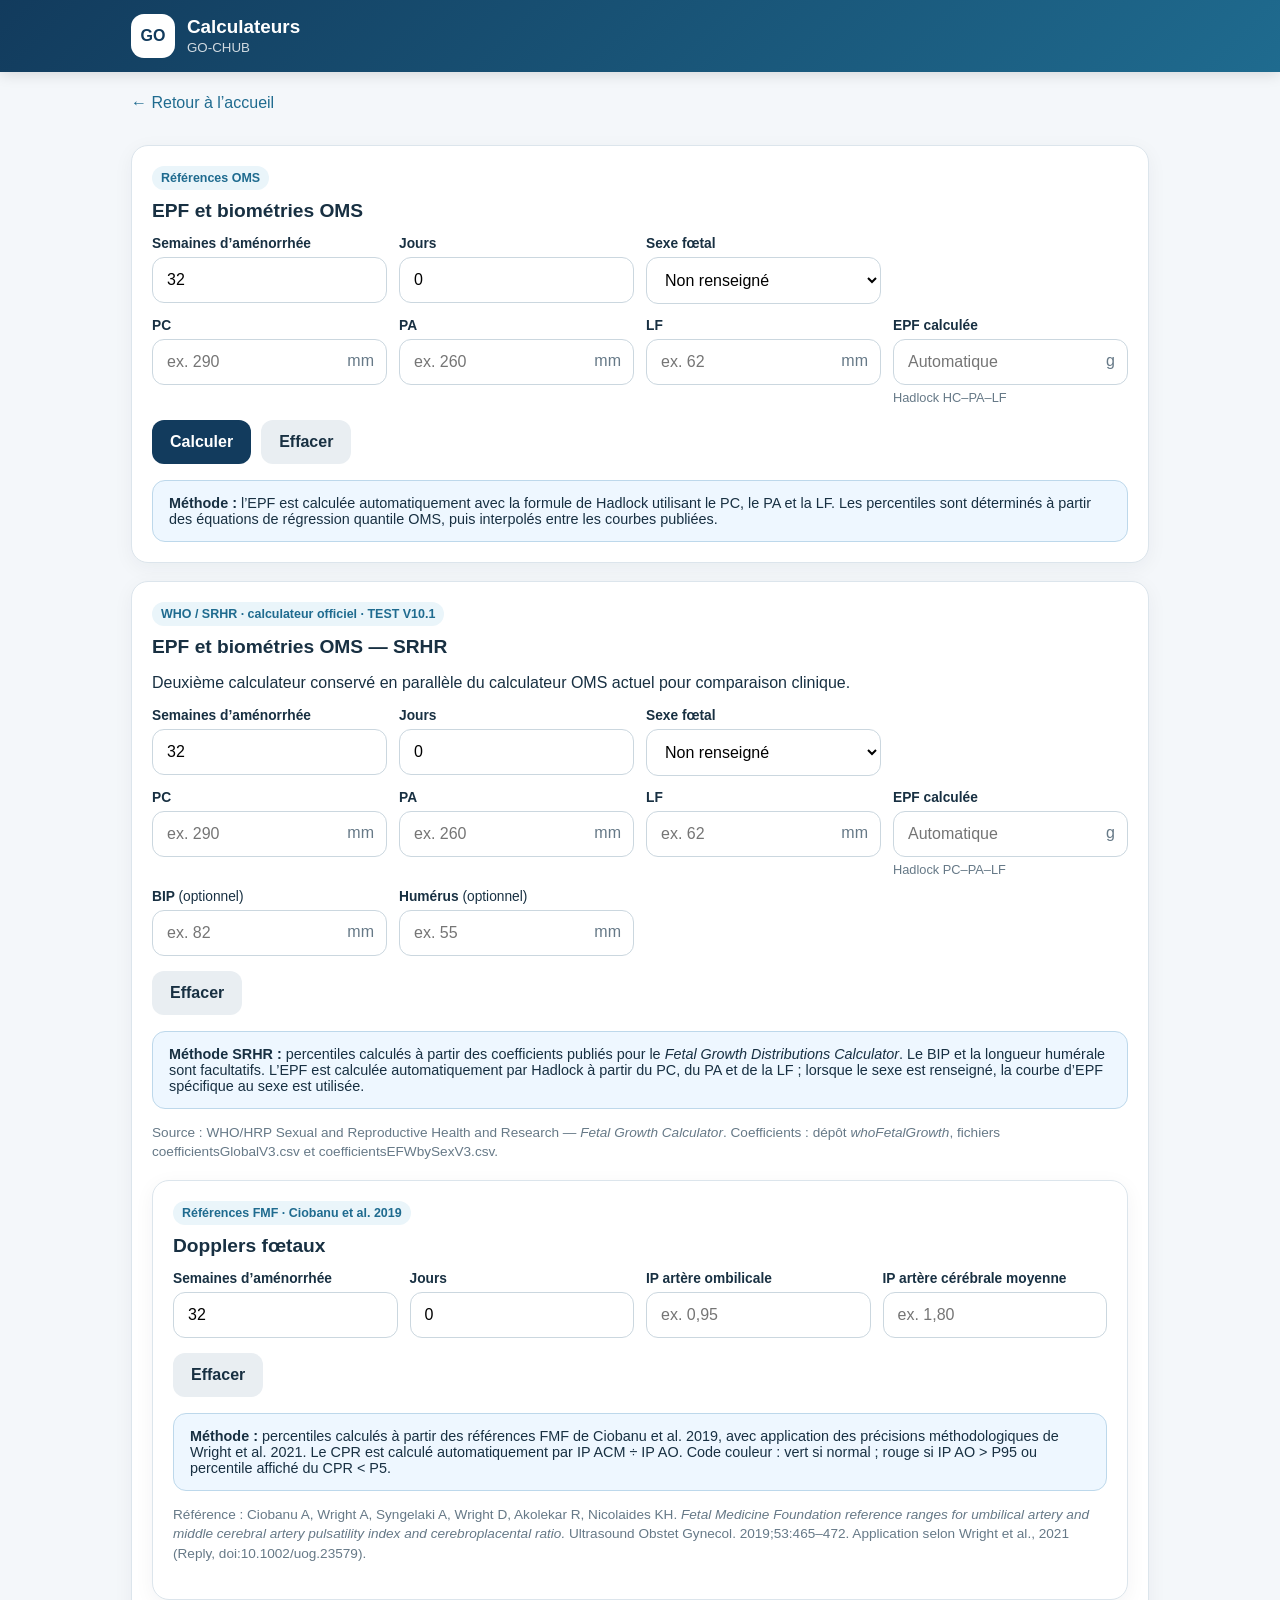
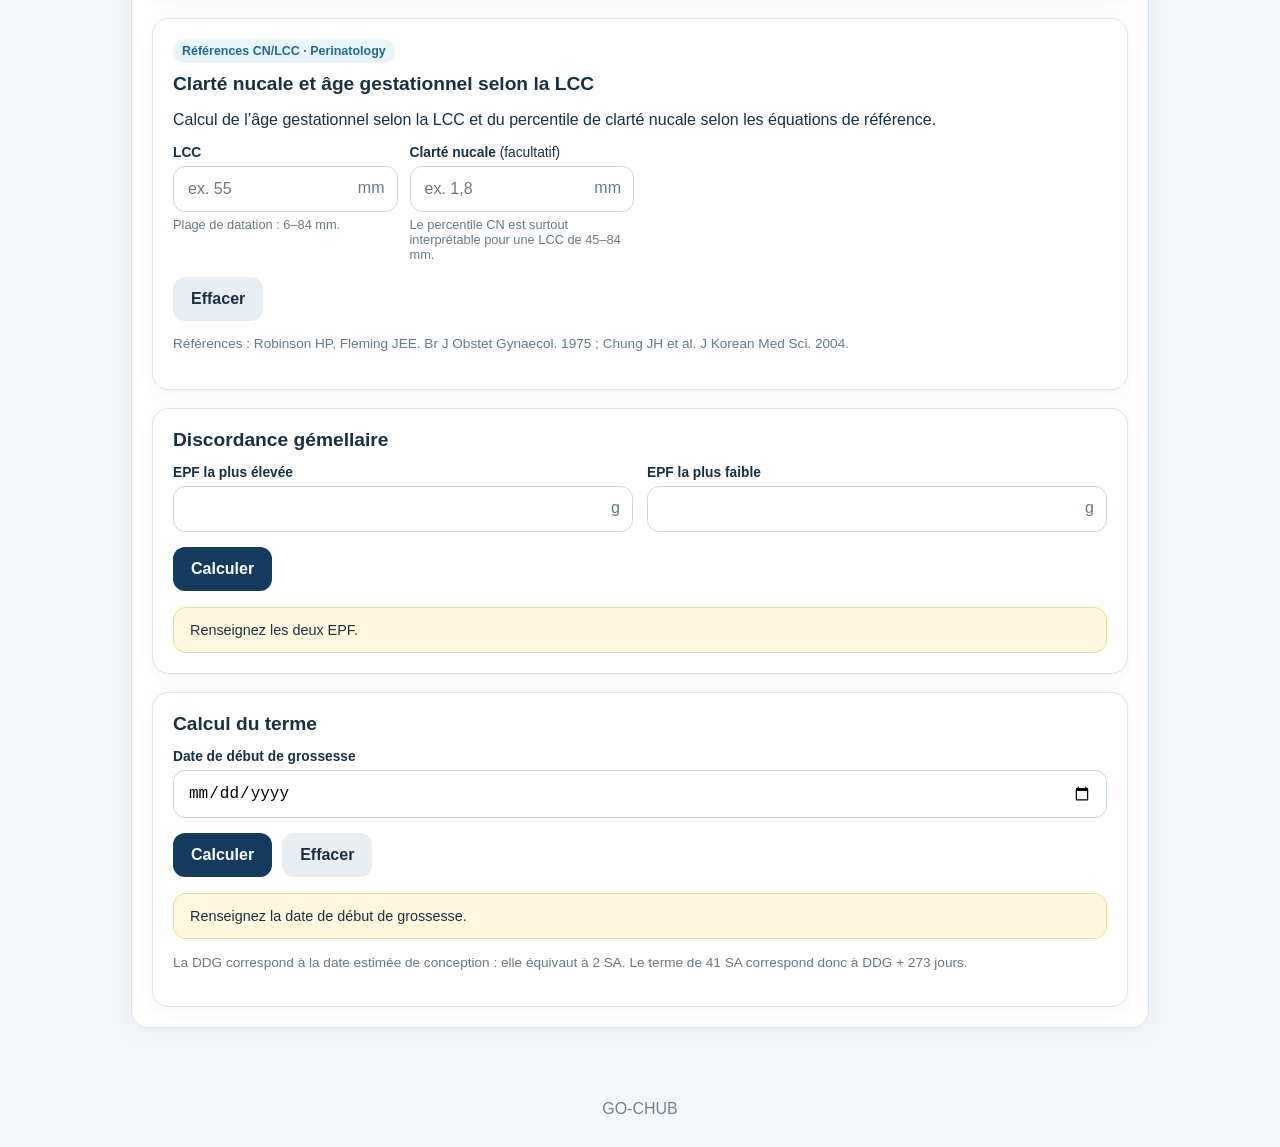
<file: calculateurs_V10_1_TEST_SRHR_FL_corrige.html>
<!doctype html>
<html lang="fr">
<head>
<meta charset="utf-8">
<meta name="viewport" content="width=device-width,initial-scale=1,viewport-fit=cover">
<meta name="theme-color" content="#123b5d">
<link rel="stylesheet" href="assets/style.css">
<title>Calculateurs · GO-CHUB</title>
<style>
.efw-highlight{background:#eaf5fa;border-color:#9fc9dc}
.form-help{font-size:.8rem;color:var(--muted);margin-top:5px}
.result-value{font-size:1.45rem!important}
.validation{background:#eef7ff;border:1px solid #bdd8eb}
</style>
</head>
<body>
<header class="topbar">
  <div class="topbar-inner">
    <a class="brand" href="index.html">
      <div class="brandmark">GO</div>
      <div><h1>Calculateurs</h1><small>GO-CHUB</small></div>
    </a>
  </div>
</header>
<main>
<a class="back" href="index.html">← Retour à l’accueil</a>

<section id="oms" class="panel">
  <span class="badge">Références OMS</span>
  <h2 style="margin-top:10px">EPF et biométries OMS</h2>
  <div class="formgrid">
    <div class="field">
      <label>Semaines d’aménorrhée</label>
      <input id="weeks" type="number" oninput="scheduleWHO()" min="14" max="40" value="32">
    </div>
    <div class="field">
      <label>Jours</label>
      <input id="days" type="number" oninput="scheduleWHO()" min="0" max="6" value="0">
    </div>
    <div class="field">
      <label>Sexe fœtal</label>
      <select id="sex">
        <option value="unknown">Non renseigné</option>
        <option value="female">Féminin</option>
        <option value="male">Masculin</option>
      </select>
    </div>
  </div>
  <div class="formgrid" style="margin-top:14px">
    <div class="field">
      <label>PC</label>
      <div class="unit"><input id="hc" type="number" oninput="scheduleWHO()" min="1" step="0.1" placeholder="ex. 290"><span>mm</span></div>
    </div>
    <div class="field">
      <label>PA</label>
      <div class="unit"><input id="ac" type="number" oninput="scheduleWHO()" min="1" step="0.1" placeholder="ex. 260"><span>mm</span></div>
    </div>
    <div class="field">
      <label>LF</label>
      <div class="unit"><input id="fl" type="number" oninput="scheduleWHO()" min="1" step="0.1" placeholder="ex. 62"><span>mm</span></div>
    </div>
    <div class="field">
      <label>EPF calculée</label>
      <div class="unit"><input id="efw" type="number" readonly placeholder="Automatique"><span>g</span></div>
      <div class="form-help">Hadlock HC–PA–LF</div>
    </div>
  </div>
  <div class="buttonrow">
    <button class="button" onclick="calculateWHO()">Calculer</button>
    <button id="copy-who-button" class="button secondary hidden" onclick="copyWHOResults()">📋 Copier</button>
    <button class="button secondary" onclick="resetWHO()">Effacer</button>
  </div>

  <div id="who-results" class="results hidden"></div>
  <div class="notice validation">
    <strong>Méthode :</strong> l’EPF est calculée automatiquement avec la formule de Hadlock utilisant le PC, le PA et la LF. Les percentiles sont déterminés à partir des équations de régression quantile OMS, puis interpolés entre les courbes publiées.
  </div>
  

</section>

<section id="srhr" class="panel">
  <span class="badge">WHO / SRHR · calculateur officiel · TEST V10.1</span>
  <h2 style="margin-top:10px">EPF et biométries OMS — SRHR</h2>
  <p>Deuxième calculateur conservé en parallèle du calculateur OMS actuel pour comparaison clinique.</p>

  <div class="formgrid">
    <div class="field">
      <label>Semaines d’aménorrhée</label>
      <input id="srhr-weeks" type="number" min="14" max="40" value="32" oninput="calculateSRHR()">
    </div>
    <div class="field">
      <label>Jours</label>
      <input id="srhr-days" type="number" min="0" max="6" value="0" oninput="calculateSRHR()">
    </div>
    <div class="field">
      <label>Sexe fœtal</label>
      <select id="srhr-sex" onchange="calculateSRHR()">
        <option value="unknown">Non renseigné</option>
        <option value="F">Féminin</option>
        <option value="M">Masculin</option>
      </select>
    </div>
  </div>

  <div class="formgrid" style="margin-top:14px">
    <div class="field">
      <label>PC</label>
      <div class="unit"><input id="srhr-hc" type="number" min="1" step="0.1" placeholder="ex. 290" oninput="calculateSRHR()"><span>mm</span></div>
    </div>
    <div class="field">
      <label>PA</label>
      <div class="unit"><input id="srhr-ac" type="number" min="1" step="0.1" placeholder="ex. 260" oninput="calculateSRHR()"><span>mm</span></div>
    </div>
    <div class="field">
      <label>LF</label>
      <div class="unit"><input id="srhr-fl" type="number" min="1" step="0.1" placeholder="ex. 62" oninput="calculateSRHR()"><span>mm</span></div>
    </div>
    <div class="field">
      <label>EPF calculée</label>
      <div class="unit"><input id="srhr-efw" type="number" readonly placeholder="Automatique"><span>g</span></div>
      <div class="form-help">Hadlock PC–PA–LF</div>
    </div>
    <div class="field">
      <label>BIP <span style="font-weight:400">(optionnel)</span></label>
      <div class="unit"><input id="srhr-bpd" type="number" min="1" step="0.1" placeholder="ex. 82" oninput="calculateSRHR()"><span>mm</span></div>
    </div>
    <div class="field">
      <label>Humérus <span style="font-weight:400">(optionnel)</span></label>
      <div class="unit"><input id="srhr-hl" type="number" min="1" step="0.1" placeholder="ex. 55" oninput="calculateSRHR()"><span>mm</span></div>
    </div>
  </div>

  <div class="buttonrow">
    <button id="copy-srhr-button" class="button secondary hidden" onclick="copySRHRResults()">📋 Copier</button>
    <button class="button secondary" onclick="resetSRHR()">Effacer</button>
  </div>

  <div id="srhr-results" class="results hidden"></div>

  <div class="notice validation">
    <strong>Méthode SRHR :</strong> percentiles calculés à partir des coefficients publiés pour le
    <em>Fetal Growth Distributions Calculator</em>. Le BIP et la longueur humérale sont facultatifs.
    L’EPF est calculée automatiquement par Hadlock à partir du PC, du PA et de la LF ; lorsque le sexe
    est renseigné, la courbe d’EPF spécifique au sexe est utilisée.
  </div>
  <p class="source">
    Source : WHO/HRP Sexual and Reproductive Health and Research — <em>Fetal Growth Calculator</em>.
    Coefficients : dépôt <em>whoFetalGrowth</em>, fichiers coefficientsGlobalV3.csv et coefficientsEFWbySexV3.csv.
  </p>


<section id="doppler" class="panel">
  <span class="badge">Références FMF · Ciobanu et al. 2019</span>
  <h2 style="margin-top:10px">Dopplers fœtaux</h2>
  <div class="formgrid">
    <div class="field">
      <label>Semaines d’aménorrhée</label>
      <input id="doppler-weeks" type="number" min="20" max="42" value="32" oninput="calculateDoppler()">
    </div>
    <div class="field">
      <label>Jours</label>
      <input id="doppler-days" type="number" min="0" max="6" value="0" oninput="calculateDoppler()">
    </div>
    <div class="field">
      <label>IP artère ombilicale</label>
      <input id="ua-pi" type="number" min="0.01" step="0.01" placeholder="ex. 0,95" oninput="calculateDoppler()">
    </div>
    <div class="field">
      <label>IP artère cérébrale moyenne</label>
      <input id="mca-pi" type="number" min="0.01" step="0.01" placeholder="ex. 1,80" oninput="calculateDoppler()">
    </div>
  </div>
  <div class="buttonrow">
    <button id="copy-doppler-button" class="button secondary hidden" onclick="copyDopplerResults()">📋 Copier</button>
    <button class="button secondary" onclick="resetDoppler()">Effacer</button>
  </div>

  <div id="doppler-results" class="results hidden"></div>
  <div class="notice validation">
    <strong>Méthode :</strong> percentiles calculés à partir des références FMF de Ciobanu et al. 2019, avec application des précisions méthodologiques de Wright et al. 2021. Le CPR est calculé automatiquement par IP ACM ÷ IP AO. Code couleur : vert si normal ; rouge si IP AO > P95 ou percentile affiché du CPR < P5.
  </div>
  <p class="source">
    Référence : Ciobanu A, Wright A, Syngelaki A, Wright D, Akolekar R, Nicolaides KH.
    <em>Fetal Medicine Foundation reference ranges for umbilical artery and middle cerebral artery pulsatility index and cerebroplacental ratio.</em>
    Ultrasound Obstet Gynecol. 2019;53:465–472. Application selon Wright et al., 2021 (Reply, doi:10.1002/uog.23579).
  </p>
  <div class="buttonrow">
    
  </div>
</section>

<section id="cn" class="panel">
  <span class="badge">Références CN/LCC · Perinatology</span>
  <h2 style="margin-top:10px">Clarté nucale et âge gestationnel selon la LCC</h2>
  <p>Calcul de l’âge gestationnel selon la LCC et du percentile de clarté nucale selon les équations de référence.</p>

  <div class="formgrid">
    <div class="field">
      <label>LCC</label>
      <div class="unit"><input id="nt-crl" type="number" min="6" max="84" step="0.1" placeholder="ex. 55" oninput="calculateNT()"><span>mm</span></div>
      <div class="form-help">Plage de datation : 6–84 mm.</div>
    </div>
    <div class="field">
      <label>Clarté nucale <span style="font-weight:400">(facultatif)</span></label>
      <div class="unit"><input id="nt-value" type="number" min="0.1" step="0.1" placeholder="ex. 1,8" oninput="calculateNT()"><span>mm</span></div>
      <div class="form-help">Le percentile CN est surtout interprétable pour une LCC de 45–84 mm.</div>
    </div>
  </div>

  <div class="buttonrow">
    <button id="copy-nt-button" class="button secondary hidden" onclick="copyNTResults()">📋 Copier</button>
    <button class="button secondary" onclick="resetNT()">Effacer</button>
  </div>

  <div id="nt-results" class="results hidden"></div>

  

  <p class="source">
    Références : Robinson HP, Fleming JEE. Br J Obstet Gynaecol. 1975 ; Chung JH et al. J Korean Med Sci. 2004. 
  </p>

  <div class="buttonrow">
    
  </div>
</section>

<section id="discordance" class="panel">
  <h2>Discordance gémellaire</h2>
  <div class="grid grid2">
    <div class="field"><label>EPF la plus élevée</label><div class="unit"><input id="big" type="number"><span>g</span></div></div>
    <div class="field"><label>EPF la plus faible</label><div class="unit"><input id="small" type="number"><span>g</span></div></div>
  </div>
  <div class="buttonrow"><button class="button" onclick="discordance()">Calculer</button></div>
  <div id="discordance-result" class="notice">Renseignez les deux EPF.</div>
</section>

<section id="terme" class="panel">
  <h2>Calcul du terme</h2>
  <div class="field"><label>Date de début de grossesse</label><input id="ddg" type="date" oninput="terme()"></div>
  <div class="buttonrow"><button class="button" onclick="terme()">Calculer</button><button class="button secondary" onclick="resetTerme()">Effacer</button></div>
  <div id="terme-result" class="notice">Renseignez la date de début de grossesse.</div>
  <p class="source">La DDG correspond à la date estimée de conception : elle équivaut à 2 SA. Le terme de 41 SA correspond donc à DDG + 273 jours.</p>
</section>
</main>

<footer>GO-CHUB</footer>

<script>
// Références OMS intégrées directement dans la page pour éviter tout échec de chargement
// ou conflit de cache du fichier JSON sur GitHub Pages/PWA.
const WHO = {"EFW":[{"q":0.025,"b":[-0.23051839,0.40051112,-0.00617993,3.166e-05]},{"q":0.05,"b":[-0.1620571,0.39396537,-0.00579733,2.553e-05]},{"q":0.1,"b":[-0.04558876,0.38931405,-0.00574528,2.656e-05]},{"q":0.25,"b":[-0.01225877,0.39383640000000003,-0.00592305,2.886e-05]},{"q":0.5,"b":[0.15731009,0.38306794,-0.00554047,2.466e-05]},{"q":0.75,"b":[0.29329739,0.37609623,-0.00529255,2.184e-05]},{"q":0.9,"b":[0.35314223,0.37648687,-0.00528743,2.148e-05]},{"q":0.95,"b":[0.28502506,0.39062147,-0.00582929,2.791e-05]},{"q":0.975,"b":[0.40817059,0.38106821,-0.00550914,2.467e-05]}],"AC":[{"q":0.025,"b":[1.19202779,0.31475668,-0.00801581,7.514e-05]},{"q":0.05,"b":[1.09869954,0.33008000000000004,-0.00862096,8.254e-05]},{"q":0.1,"b":[1.24418122,0.3163154,-0.00814093,7.725e-05]},{"q":0.25,"b":[1.44520879,0.29943379,-0.00759672,7.167e-05]},{"q":0.5,"b":[1.58552931,0.28993678,-0.00732652,6.926e-05]},{"q":0.75,"b":[1.71452507,0.28136707,-0.00708196,6.709e-05]},{"q":0.9,"b":[1.78078382,0.27927889,-0.00706438,6.751e-05]},{"q":0.95,"b":[1.83213806,0.27710695,-0.00703389,6.761e-05]},{"q":0.975,"b":[2.03674473,0.25713846,-0.00634919,6.005e-05]}],"FL":[{"q":0.025,"b":[-7.27187178,1.28298929,-0.05806019,0.00121314,-9.6e-06]},{"q":0.05,"b":[-7.07052933,1.26780053,-0.05775563,0.00121608,-9.699999999999999e-06]},{"q":0.1,"b":[-6.69175407,1.22500911,-0.05592062,0.0011832000000000001,-9.5e-06]},{"q":0.25,"b":[-6.07953119,1.15245171,-0.05255107,0.00111419,-8.98e-06]},{"q":0.5,"b":[-5.54922621,1.0955999,-0.05013109,0.00106781,-8.64e-06]},{"q":0.75,"b":[-4.68666987,0.97811179,-0.04393191,0.00092347,-7.39e-06]},{"q":0.9,"b":[-4.31219597,0.94038705,-0.04247099,0.00089978,-7.26e-06]},{"q":0.95,"b":[-4.12398208,0.92034421,-0.0415729,0.00088106,-7.11e-06]},{"q":0.975,"b":[-3.64483931,0.85702813,-0.03840057,0.00081206,-6.56e-06]}],"HC":[{"q":0.025,"b":[1.59317517,0.29459801,-0.00738604,6.57e-05]},{"q":0.05,"b":[1.74883946,0.27840528,-0.00677991,5.836e-05]},{"q":0.1,"b":[1.83059537,0.27244251,-0.00659547,5.6399999999999995e-05]},{"q":0.25,"b":[1.94181945,0.26584757,-0.00644545,5.545e-05]},{"q":0.5,"b":[2.09924879,0.25337366,-0.00605648,5.143e-05]},{"q":0.75,"b":[2.20777452,0.24521232,-0.00578558,4.84e-05]},{"q":0.9,"b":[2.31777,0.23665151,-0.00550781,4.54e-05]},{"q":0.95,"b":[2.39550106,0.22958667,-0.00525318,4.237e-05]},{"q":0.975,"b":[2.5007407,0.22006785,-0.00493623,3.891e-05]}]};

let lastWHOText = '';
function curveValue(row, ga){
  const logValue = row.b.reduce((sum, coefficient, degree) =>
    sum + coefficient * ga ** degree, 0);
  return Math.exp(logValue);
}
function percentileWHO(metric, ga, value){
  value = Math.trunc(Number(value));
  const rows = WHO && WHO[metric];
  if(!Array.isArray(rows) || !rows.length || !Number.isFinite(value)){
    return {label:'Erreur de calcul',p:null,status:'low'};
  }
  const pts = rows
    .map(r => ({q:Number(r.q), value:curveValue(r,ga)}))
    .filter(r => Number.isFinite(r.q) && Number.isFinite(r.value))
    .sort((a,b) => a.q-b.q);
  if(pts.length < 2) return {label:'Erreur de calcul',p:null,status:'low'};
  if(value < pts[0].value) return {label:'< P2,5', p:2.5, status:'low'};
  if(value > pts[pts.length-1].value) return {label:'> P97,5', p:97.5, status:'high'};
  for(let i=0;i<pts.length-1;i++){
    const a=pts[i], b=pts[i+1];
    if(value >= a.value && value <= b.value){
      const f=(value-a.value)/(b.value-a.value);
      const p=(a.q + f*(b.q-a.q))*100;
      return {
        label:'P'+p.toFixed(1).replace('.',','),
        p:p,
        status:p<10?'low':p>90?'high':'normal'
      };
    }
  }
  return {label:'—',p:null,status:''};
}
function hadlockHCACFL(hcMm, acMm, flMm){
  const HC=hcMm/10, AC=acMm/10, FL=flMm/10;
  const log10 =
    1.326 +
    0.0107*HC +
    0.0438*AC +
    0.158*FL -
    0.00326*AC*FL;
  return Math.pow(10,log10);
}

function resultCard(name,val,unit,r,extra=''){
  return `<div class="result ${r.status} ${extra}">
    <small>${name} · ${val} ${unit}</small>
    <strong class="${extra?'result-value':''}">${r.label}</strong>
  </div>`;
}
function calculateWHO(){
  const w=Number(document.getElementById('weeks').value);
  const d=Number(document.getElementById('days').value);
  const ga=w+d/7;

  if(w<14 || w>40 || d<0 || d>6){
    alert('Le terme doit être compris entre 14+0 et 40+6 SA.');
    return;
  }

  const hc=Number(document.getElementById('hc').value);
  const ac=Number(document.getElementById('ac').value);
  const fl=Number(document.getElementById('fl').value);

  let html='';
  if(hc>0) html += resultCard('PC',formatNum(hc),'mm',percentileWHO('HC',ga,hc));
  if(ac>0) html += resultCard('PA',formatNum(ac),'mm',percentileWHO('AC',ga,ac));
  if(fl>0) html += resultCard('LF',formatNum(fl),'mm',percentileWHO('FL',ga,fl));
  if(hc>0 && ac>0 && fl>0){
    const efw=hadlockHCACFL(hc,ac,fl);
    document.getElementById('efw').value=efw.toFixed(1);
    html += resultCard(
      'EPF Hadlock',
      efw.toFixed(1).replace('.',','),
      'g',
      percentileWHO('EFW',ga,efw),
      'efw-highlight'
    );
  } else {
    document.getElementById('efw').value='';
  }
  const box=document.getElementById('who-results');
  box.innerHTML=html || '<div class="notice">Renseignez au moins une biométrie.</div>';
  box.classList.remove('hidden');
  const copyButton=document.getElementById('copy-who-button');
  const parts=[];
  if(hc>0){
    const r=percentileWHO('HC',ga,hc);
    parts.push(`PC ${formatNum(hc)} mm (${r.label})`);
  }
  if(ac>0){
    const r=percentileWHO('AC',ga,ac);
    parts.push(`PA ${formatNum(ac)} mm (${r.label})`);
  }
  if(fl>0){
    const r=percentileWHO('FL',ga,fl);
    parts.push(`LF ${formatNum(fl)} mm (${r.label})`);
  }
  if(hc>0 && ac>0 && fl>0){
    const efw=hadlockHCACFL(hc,ac,fl);
    const r=percentileWHO('EFW',ga,efw);
    parts.push(`EPF Hadlock ${Math.round(efw)} g (${r.label})`);
  }
  lastWHOText=parts.join(', ');
  if(lastWHOText){
    copyButton.classList.remove('hidden');
  } else {
    copyButton.classList.add('hidden');
  }
}
function formatNum(v){
  return Number.isInteger(v) ? String(v) : v.toFixed(1).replace('.',',');
}

async function copyWHOResults(){
  if(!lastWHOText) return;
  const text='Biométries : '+lastWHOText+'.';
  try{
    await navigator.clipboard.writeText(text);
  }catch(e){
    const area=document.createElement('textarea');
    area.value=text;
    area.style.position='fixed';
    area.style.opacity='0';
    document.body.appendChild(area);
    area.select();
    document.execCommand('copy');
    area.remove();
  }
  const button=document.getElementById('copy-who-button');
  const original=button.textContent;
  button.textContent='✓ Copié';
  setTimeout(()=>button.textContent=original,1200);
}
function resetWHO(){
  ['hc','ac','fl','efw'].forEach(id=>document.getElementById(id).value='');
  document.getElementById('who-results').classList.add('hidden');
  document.getElementById('copy-who-button').classList.add('hidden');
  lastWHOText='';
}

let whoTimer=null;
function scheduleWHO(){
  clearTimeout(whoTimer);
  whoTimer=setTimeout(()=>{
    const hc=Number(document.getElementById('hc').value);
    const ac=Number(document.getElementById('ac').value);
    const fl=Number(document.getElementById('fl').value);
    if(hc>0 || ac>0 || fl>0) calculateWHO();
  },120);
}

let lastDopplerText='';
function erfApprox(x){
  const sign=x<0?-1:1;
  x=Math.abs(x);
  const a1=0.254829592, a2=-0.284496736, a3=1.421413741,
        a4=-1.453152027, a5=1.061405429, p=0.3275911;
  const t=1/(1+p*x);
  const y=1-(((((a5*t+a4)*t)+a3)*t+a2)*t+a1)*t*Math.exp(-x*x);
  return sign*y;
}

function normalCDF(z){
  return 0.5*(1+erfApprox(z/Math.sqrt(2)));
}
function percentileFromZ(z){
  const p=normalCDF(z)*100;
  const rounded=Math.max(0,Math.min(100,Math.ceil(p)));
  return {p:p,rounded:rounded,label:'P'+rounded};
}

function dopplerReference(gaDays){
  // V9.4 — équations publiées Ciobanu et al. 2019,
  // appliquées selon la clarification de Wright et al. 2021.
  // Les distributions de MCA-PI et CPR sont traitées sur l'échelle log10.
  // Pour UA-PI, la médiane est linéaire sur l'échelle originale,
  // puis transformée en log10 pour le calcul du z-score.

  const uaMedian = 1.6473 - 0.003005*gaDays;
  const uaSdLog =
    0.08713
    - 0.0002936*gaDays
    + 0.0000009355*gaDays**2;

  // MCA : les coefficients publiés sont arrondis dans l'article.
  // La FMF en ligne utilise une dispersion log10 quasi constante.
  // Recalibrage déduit de plusieurs sorties FMF concordantes :
  // SD(log10 MCA-PI) ≈ 0,06349.
  // Une correction linéaire minime de la médiane compense l'arrondi
  // des coefficients publiés et reproduit les z-scores FMF.
  const mcaMedianLogPublished =
    0.3117
    - 0.007100*gaDays
    + 0.00006345*gaDays**2
    - 0.0000001443*gaDays**3;

  const mcaMedianCorrection =
    -0.0013433608737362765
    + 0.000008432239649842976*gaDays;

  const mcaMedianLog = mcaMedianLogPublished + mcaMedianCorrection;
  const mcaSdLog = 0.06349;

  const cprMedianLog =
    -0.3564
    + 0.0003969*gaDays
    + 0.00003199*gaDays**2
    - 0.00000009266*gaDays**3;

  const cprSdLog =
    0.1948
    - 0.001220*gaDays
    + 0.000003262*gaDays**2;

  return {
    ua:{
      medianLog:Math.log10(uaMedian),
      sdLog:uaSdLog,
      median:uaMedian
    },
    mca:{
      medianLog:mcaMedianLog,
      sdLog:mcaSdLog,
      median:10**mcaMedianLog
    },
    cpr:{
      medianLog:cprMedianLog,
      sdLog:cprSdLog,
      median:10**cprMedianLog
    }
  };
}
function dopplerCalcOne(value, ref){
  if(!(value>0) || !(ref.sdLog>0)) return null;
  const z=(Math.log10(value)-ref.medianLog)/ref.sdLog;
  const pct=percentileFromZ(z);
  return {z:z,p:pct.p,rounded:pct.rounded,label:pct.label,median:ref.median};
}
function dopplerCard(name,value,r,kind){
  let cls='normal';
  if(kind==='ua' && r.p>95) cls='low';
  if(kind==='cpr' && r.rounded<5) cls='low';
  return `<div class="result ${cls}">
    <small>${name} · ${value.toFixed(2).replace('.',',')}</small>
    <strong>${r.label}</strong>
  </div>`;
}
function calculateDoppler(){
  const w=Number(document.getElementById('doppler-weeks').value);
  const d=Number(document.getElementById('doppler-days').value);
  const ua=Number(document.getElementById('ua-pi').value);
  const mca=Number(document.getElementById('mca-pi').value);
  const box=document.getElementById('doppler-results');
  const copyBtn=document.getElementById('copy-doppler-button');
  if(w<20 || w>42 || d<0 || d>6){
    box.innerHTML='<div class="notice">Le terme doit être compris entre 20+0 et 42+6 SA.</div>';
    box.classList.remove('hidden');
    copyBtn.classList.add('hidden');
    return;
  }

  const gaDays=w*7+d;
  const ref=dopplerReference(gaDays);
  let out='';
  const parts=[];
  if(ua>0){
    const r=dopplerCalcOne(ua,ref.ua);
    if(r){
      out+=dopplerCard('IP artère ombilicale',ua,r,'ua');
      parts.push(`IP AO ${ua.toFixed(2).replace('.',',')} (${r.label})`);
    }
  }

  if(mca>0){
    const r=dopplerCalcOne(mca,ref.mca);
    if(r){
      out+=dopplerCard('IP artère cérébrale moyenne',mca,r,'mca');
      parts.push(`IP ACM ${mca.toFixed(2).replace('.',',')} (${r.label})`);
    }
  }
  if(ua>0 && mca>0){
    const cpr=mca/ua;
    const r=dopplerCalcOne(cpr,ref.cpr);
    if(r){
      out+=dopplerCard('CPR',cpr,r,'cpr');
      parts.push(`CPR ${cpr.toFixed(2).replace('.',',')} (${r.label})`);
    }
  }
  if(out){
    box.innerHTML=out;
    box.classList.remove('hidden');
    lastDopplerText=`Dopplers à ${w}+${d} SA : `+parts.join(', ')+'.';
    copyBtn.classList.remove('hidden');
  }else{
    box.classList.add('hidden');
    box.innerHTML='';
    lastDopplerText='';
    copyBtn.classList.add('hidden');
  }
}
async function copyDopplerResults(){
  if(!lastDopplerText) return;
  try{
    await navigator.clipboard.writeText(lastDopplerText);
  }catch(e){
    const area=document.createElement('textarea');
    area.value=lastDopplerText;
    area.style.position='fixed';
    area.style.opacity='0';
    document.body.appendChild(area);
    area.select();
    document.execCommand('copy');
    area.remove();
  }
  const button=document.getElementById('copy-doppler-button');
  const original=button.textContent;
  button.textContent='✓ Copié';
  setTimeout(()=>button.textContent=original,1200);
}
function resetDoppler(){
  document.getElementById('ua-pi').value='';
  document.getElementById('mca-pi').value='';
  document.getElementById('doppler-results').classList.add('hidden');
  document.getElementById('doppler-results').innerHTML='';
  document.getElementById('copy-doppler-button').classList.add('hidden');
  lastDopplerText='';
}
let lastNTText='';
function ntExpected(crl){
  return 0.437 + 0.01969*crl;
}
function ntSigma(crl){
  // Recalibrage sur les comparaisons Perinatology : légère variation de dispersion avec la LCC.
  return 0.58203 - 0.0004391*crl;
}
function crlGestationalAgeDays(crl){
  // V9.1 : formule continue de datation LCC, calibrée sur Perinatology.
  // AG (jours) = 23,73 + 8,052 × sqrt(LCC × 1,037)
  // Perinatology correspond à l'arrondi au jour supérieur.
  return Math.ceil(23.73 + 8.052*Math.sqrt(crl*1.037));
}
function calculateNT(){
  const crl=Number(document.getElementById('nt-crl').value);
  const ntRaw=document.getElementById('nt-value').value;
  const nt=Number(ntRaw);
  const hasNT=ntRaw!=='' && Number.isFinite(nt) && nt>0;
  const box=document.getElementById('nt-results');
  const copyBtn=document.getElementById('copy-nt-button');

  if(!crl){
    box.classList.add('hidden');
    copyBtn.classList.add('hidden');
    lastNTText='';
    return;
  }
  if(!(crl>=6 && crl<=84)){
    box.innerHTML='<div class="notice">La LCC doit être comprise entre 6 et 84 mm.</div>';
    box.classList.remove('hidden');
    copyBtn.classList.add('hidden');
    lastNTText='';
    return;
  }

  const gaDays=crlGestationalAgeDays(crl);
  const gaW=Math.floor(gaDays/7);
  const gaD=gaDays%7;
  const expected=ntExpected(crl);

  let html=`<div class="result normal">
      <small>Âge gestationnel estimé · LCC ${crl.toFixed(1).replace('.',',')} mm</small>
      <strong>${gaW} SA + ${gaD} j</strong>
    </div>`;

  let copy=`LCC ${crl.toFixed(1).replace('.',',')} mm : âge gestationnel estimé ${gaW} SA + ${gaD} j`;

  if(hasNT){
    const z=(nt-expected)/ntSigma(crl);
    const pRaw=0.5*(1+erfApprox(z/Math.SQRT2))*100;
    const pRounded=Math.max(0,Math.min(100,Math.round(pRaw)));
    const pct={p:pRaw,rounded:pRounded,label:'P'+pRounded};
    const cls=pct.rounded>=95?'low':'normal';
    html += `<div class="result ${cls}">
        <small>Clarté nucale · ${nt.toFixed(1).replace('.',',')} mm</small>
        <strong>${pct.label}</strong>
      </div>`;
    copy += ` ; CN mesurée ${nt.toFixed(1).replace('.',',')} mm (${pct.label})`;
  }

  box.innerHTML=html;
  box.classList.remove('hidden');
  lastNTText=copy+'.';
  copyBtn.classList.remove('hidden');
}
async function copyNTResults(){
  if(!lastNTText) return;
  try{ await navigator.clipboard.writeText(lastNTText); }
  catch(e){
    const area=document.createElement('textarea');
    area.value=lastNTText; area.style.position='fixed'; area.style.opacity='0';
    document.body.appendChild(area); area.select(); document.execCommand('copy'); area.remove();
  }
  const button=document.getElementById('copy-nt-button');
  const original=button.textContent; button.textContent='✓ Copié';
  setTimeout(()=>button.textContent=original,1200);
}
function resetNT(){
  document.getElementById('nt-crl').value='';
  document.getElementById('nt-value').value='';
  document.getElementById('nt-results').classList.add('hidden');
  document.getElementById('nt-results').innerHTML='';
  document.getElementById('copy-nt-button').classList.add('hidden');
  lastNTText='';
}

function discordance(){
  const a=Number(document.getElementById('big').value);
  const b=Number(document.getElementById('small').value);
  if(!a||!b){
    document.getElementById('discordance-result').textContent='Renseignez les deux EPF.';
    return;
  }
  const mx=Math.max(a,b),mn=Math.min(a,b),v=(mx-mn)/mx*100;
  document.getElementById('discordance-result').innerHTML=
    '<strong>'+v.toFixed(1).replace('.',',')+' %</strong><br>' +
    '(EPF la plus élevée − EPF la plus faible) / EPF la plus élevée × 100.';
}
function terme(){
  const input=document.getElementById('ddg');
  const box=document.getElementById('terme-result');
  if(!input.value){
    box.textContent='Renseignez la date de début de grossesse.';
    return;
  }

  const ddg=new Date(input.value+'T12:00:00');
  const today=new Date();
  today.setHours(12,0,0,0);

  const elapsed=Math.floor((today-ddg)/86400000);
  const amenorrheaDays=elapsed+14;
  const weeks=Math.floor(amenorrheaDays/7);
  const days=((amenorrheaDays%7)+7)%7;
  const term=new Date(ddg);
  term.setDate(term.getDate()+273);

  let current;
  if(amenorrheaDays<0){
    current='La DDG saisie est postérieure à la date du jour.';
  }else{
    current=`Terme aujourd’hui : <strong>${weeks} SA + ${days} jour${days>1?'s':''}</strong>`;
  }

  box.innerHTML=current+'<br>Terme à 41 SA : <strong>'+term.toLocaleDateString('fr-FR')+'</strong>';
}
function resetTerme(){
  document.getElementById('ddg').value='';
  document.getElementById('terme-result').textContent='Renseignez la date de début de grossesse.';
}

const SRHR_FL = [
[0.01,-7.63357391915398,1.32616480908407,-0.0603406386286656,0.00127059302964739,-1.01590910980777e-05],
[0.025,-7.27187176976836,1.28298928826162,-0.0580601892487905,0.00121314319801879,-9.60171505470123e-06],
[0.05,-7.07052933404414,1.26780052700097,-0.0577556347769781,0.00121608381996396,-9.70361787292646e-06],
[0.1,-6.69175407354157,1.22500911064189,-0.055920618206786,0.00118320191905997,-9.50365006831978e-06],
[0.25,-6.07953118554742,1.15245170563351,-0.0525510654314434,0.00111418613323875,-8.9802280974713e-06],
[0.5,-5.54922620776446,1.09559990166124,-0.0501310925949098,0.0010678072569586,-8.63970606288493e-06],
[0.75,-4.68666987282664,0.978111793398168,-0.0439319069083821,0.00092346644003072,-7.39427758542544e-06],
[0.9,-4.31219596825529,0.94038705308254,-0.0424709867520927,0.00089977742409265,-7.26284658350453e-06],
[0.95,-4.12398207550525,0.920344210800571,-0.0415728969581384,0.000881055511995407,-7.10843959625547e-06],
[0.975,-3.64483930811801,0.857028131514986,-0.038400568548132,0.000812062784461527,-6.55932416998498e-06],
[0.99,-3.40004123807778,0.834596760116344,-0.0376568882663223,0.000803601513837836,-6.55323852770109e-06]
];
const SRHR_BPD = [[0.01, 0.591008401542612, 0.251833515513537, -0.00582602136865785, 4.85842528593502e-05, 0], [0.025, 0.58340478243682, 0.257706867351367, -0.00608380366281251, 5.16940376186165e-05, 0], [0.05, 0.640086541374477, 0.25352855332296, -0.00591651627062447, 4.94614232987744e-05, 0], [0.1, 0.67586050811029, 0.25343383445191, -0.00595606903884204, 5.03055604381436e-05, 0], [0.25, 0.769315103415485, 0.249927024175735, -0.00592399444708251, 5.076548429269e-05, 0], [0.5, 0.872984231314326, 0.243385003540798, -0.00571172523683453, 4.82880035733658e-05, 0], [0.75, 0.983298265402666, 0.236071116567572, -0.00548348083012818, 4.58419655773418e-05, 0], [0.9, 1.01351909208103, 0.237088857953509, -0.0055421492813894, 4.65258350076297e-05, 0], [0.95, 1.11401192681678, 0.228258457814188, -0.00524271052970102, 4.31665697359201e-05, 0], [0.975, 1.17917438634649, 0.224245686901115, -0.00513638678692311, 4.21401138788665e-05, 0], [0.99, 1.18876528083144, 0.22624188722951, -0.00522504825833189, 4.31577122241698e-05, 0]];
const SRHR_HL = [[0.01, -7.78349846701959, 1.38492965874312, -0.0652780187735718, 0.0014150928034733, -1.16119076226422e-05], [0.025, -7.47910160663101, 1.35204523406865, -0.0636532992863844, 0.00137481173675706, -1.12101330502122e-05], [0.05, -6.90099057209008, 1.27054553137824, -0.0591262450111552, 0.0012637456183417, -1.02071740374974e-05], [0.1, -6.53608302749862, 1.2272413635898, -0.0571034895407674, 0.00122207225813435, -9.88852986676249e-06], [0.25, -5.42815715796469, 1.07352977734643, -0.0489087664932973, 0.0010293053840563, -8.20541048892881e-06], [0.5, -4.85748536478029, 1.00813558857801, -0.0460077781702957, 0.000973401688196724, -7.81084345942064e-06], [0.75, -4.3140683823838, 0.943595032408634, -0.042967382499428, 0.000909706728731155, -7.31114518318759e-06], [0.9, -3.70486556990912, 0.86055314135122, -0.0385250212605406, 0.000804666353059272, -6.3896725175013e-06], [0.95, -3.34494754486814, 0.813134285208091, -0.0361206171893883, 0.000751920643315549, -5.96785208299362e-06], [0.975, -3.54703721492887, 0.851835316341919, -0.0385210544307558, 0.000815301857140939, -6.57662126778699e-06], [0.99, -3.41073389554318, 0.845833777301508, -0.0386831969965017, 0.000828259625010723, -6.74931990585841e-06]];
const SRHR_EFW_SEX = {"F": [[0.01, -1.89823055117316, 0.694217690139681, -0.0249755007746458, 0.000533634489533981, -4.7692763424938e-06], [0.025, -0.915523725804273, 0.529374415518249, -0.0147446585958276, 0.000269201219853759, -2.3537061714461e-06], [0.05, -0.0356552265566936, 0.376064209229977, -0.00496950115937874, 1.00880399508847e-05, 8.87897379966417e-08], [0.1, 0.155170122624531, 0.356594762998776, -0.00401282727802378, -1.14891004630409e-05, 2.91905926442287e-07], [0.25, -0.00617926685323766, 0.391489315579454, -0.00583983363713264, 2.74701265932854e-05, 1.25218741602196e-08], [0.5, 0.247277418113423, 0.370440200280727, -0.00507278668575342, 1.79658724333519e-05, 3.17102018612384e-08], [0.75, 0.376784712355285, 0.361976162764535, -0.00463535949504953, 8.51326693543256e-06, 1.04436638183705e-07], [0.9, 0.286538459425835, 0.387048945293849, -0.00606592437416756, 4.19335923075898e-05, -1.64397771501855e-07], [0.95, 0.381320788764689, 0.376613696575359, -0.00528117982372732, 1.81818929490566e-05, 7.60085577423407e-08], [0.975, 0.32551154984358, 0.40214557617585, -0.0074145176202411, 8.8196644838898e-05, -7.1015932637436e-07], [0.99, 0.5179331809046, 0.38992943582849, -0.0070512841081792, 8.0249588087978e-05, -5.8757835323298e-07]], "M": [[0.01, 1.0676868754174, 0.18916289014035, 0.0057574178248425, -0.00025890835282806, 2.5773765651089e-06], [0.025, -0.52610096513854, 0.44906549056954, -0.0089009550762548, 9.868293523919e-05, -6.1862373692705e-07], [0.05, -0.264562353403465, 0.412210701662848, -0.00659353966698675, 3.87085414793403e-05, -5.92167006528022e-08], [0.1, -0.0631025226657407, 0.390993877846881, -0.00560764189001381, 1.90944627895524e-05, 8.84241803692905e-08], [0.25, -0.136872920737678, 0.411385471212291, -0.00662710457053528, 4.01078967104191e-05, -6.09266544869339e-08], [0.5, 0.222999048464601, 0.372888830200871, -0.00482835487505679, 5.3892793557086e-06, 1.72630247811947e-07], [0.75, 0.274568726691847, 0.381231662554576, -0.00557248890309729, 2.934934995138e-05, -8.27628809790136e-08], [0.9, 0.240213697127957, 0.391178494734445, -0.00579538706713982, 2.75733050639858e-05, -1.90970772277149e-08], [0.95, 0.238080920038937, 0.394765675971459, -0.00581267491399174, 2.31531669571276e-05, 6.85345268671191e-08], [0.975, 0.79018076483077, 0.32585025131141, -0.0025559098706069, -4.2038969571238e-05, 5.4228420412733e-07], [0.99, -0.63894706453018, 0.59827236973175, -0.020501971506261, 0.00045665099050068, -4.4070188173566e-06]]};
let lastSRHRText = '';

function srhrRows(metric, sex){
  if(metric==='FL') return SRHR_FL.map(x=>({q:x[0],b:x.slice(1)}));
  if(metric==='BPD') return SRHR_BPD.map(x=>({q:x[0],b:x.slice(1)}));
  if(metric==='HL') return SRHR_HL.map(x=>({q:x[0],b:x.slice(1)}));
  if(metric==='EFW' && (sex==='F'||sex==='M'))
    return SRHR_EFW_SEX[sex].map(x=>({q:x[0],b:x.slice(1)}));
  return (WHO[metric]||[]).map(r=>({q:Number(r.q),b:r.b}));
}
function percentileSRHR(metric,ga,value,sex='unknown'){
  value=Number(value);
  const rows=srhrRows(metric,sex);
  if(!rows.length || !Number.isFinite(value)) return {label:'Erreur de calcul',p:null,status:'low'};
  const pts=rows.map(r=>({q:r.q,value:Math.exp(r.b.reduce((s,c,i)=>s+c*ga**i,0))}))
                .sort((a,b)=>a.q-b.q);
  if(value<pts[0].value) return {label:'< P'+(pts[0].q*100).toString().replace('.',','),p:pts[0].q*100,status:'low'};
  if(value>pts[pts.length-1].value) return {label:'> P'+(pts[pts.length-1].q*100).toString().replace('.',','),p:pts[pts.length-1].q*100,status:'high'};
  for(let i=0;i<pts.length-1;i++){
    const a=pts[i],b=pts[i+1];
    if(value>=a.value && value<=b.value){
      const f=(value-a.value)/(b.value-a.value);
      const p=(a.q+f*(b.q-a.q))*100;
      return {label:'P'+p.toFixed(1).replace('.',','),p,status:p<10?'low':p>90?'high':'normal'};
    }
  }
  return {label:'—',p:null,status:''};
}
function calculateSRHR(){
  const w=Number(document.getElementById('srhr-weeks').value), d=Number(document.getElementById('srhr-days').value);
  const ga=w+d/7, sex=document.getElementById('srhr-sex').value;
  if(w<14||w>40||d<0||d>6) return;
  const vals={
    HC:Number(document.getElementById('srhr-hc').value),
    AC:Number(document.getElementById('srhr-ac').value),
    FL:Number(document.getElementById('srhr-fl').value),
    BPD:Number(document.getElementById('srhr-bpd').value),
    HL:Number(document.getElementById('srhr-hl').value)
  };
  let h='', parts=[];
  const labels={HC:'PC',AC:'PA',FL:'LF',BPD:'BIP',HL:'Humérus'};
  for(const m of ['HC','AC','FL','BPD','HL']) if(vals[m]>0){
    const r=percentileSRHR(m,ga,vals[m],sex);
    h+=resultCard(labels[m],formatNum(vals[m]),'mm',r);
    parts.push(`${labels[m]} ${formatNum(vals[m])} mm (${r.label})`);
  }
  if(vals.HC>0&&vals.AC>0&&vals.FL>0){
    const efw=hadlockHCACFL(vals.HC,vals.AC,vals.FL);
    document.getElementById('srhr-efw').value=efw.toFixed(1);
    const r=percentileSRHR('EFW',ga,efw,sex);
    h+=resultCard('EPF Hadlock',efw.toFixed(1).replace('.',','),'g',r,'efw-highlight');
    parts.push(`EPF Hadlock ${Math.round(efw)} g (${r.label})`);
  } else document.getElementById('srhr-efw').value='';
  const box=document.getElementById('srhr-results');
  box.innerHTML=h||'<div class="notice">Renseignez au moins une biométrie.</div>';
  box.classList.remove('hidden');
  lastSRHRText=parts.join(', ');
  document.getElementById('copy-srhr-button').classList.toggle('hidden',!lastSRHRText);
}
async function copySRHRResults(){
  if(!lastSRHRText)return;
  const text='Biométries WHO/SRHR : '+lastSRHRText+'.';
  try{await navigator.clipboard.writeText(text)}catch(e){}
}
function resetSRHR(){
  for(const id of ['srhr-hc','srhr-ac','srhr-fl','srhr-bpd','srhr-hl','srhr-efw']) document.getElementById(id).value='';
  document.getElementById('srhr-results').classList.add('hidden');
  document.getElementById('copy-srhr-button').classList.add('hidden');
  lastSRHRText='';
}

</script>
</body>
</html>
</file>
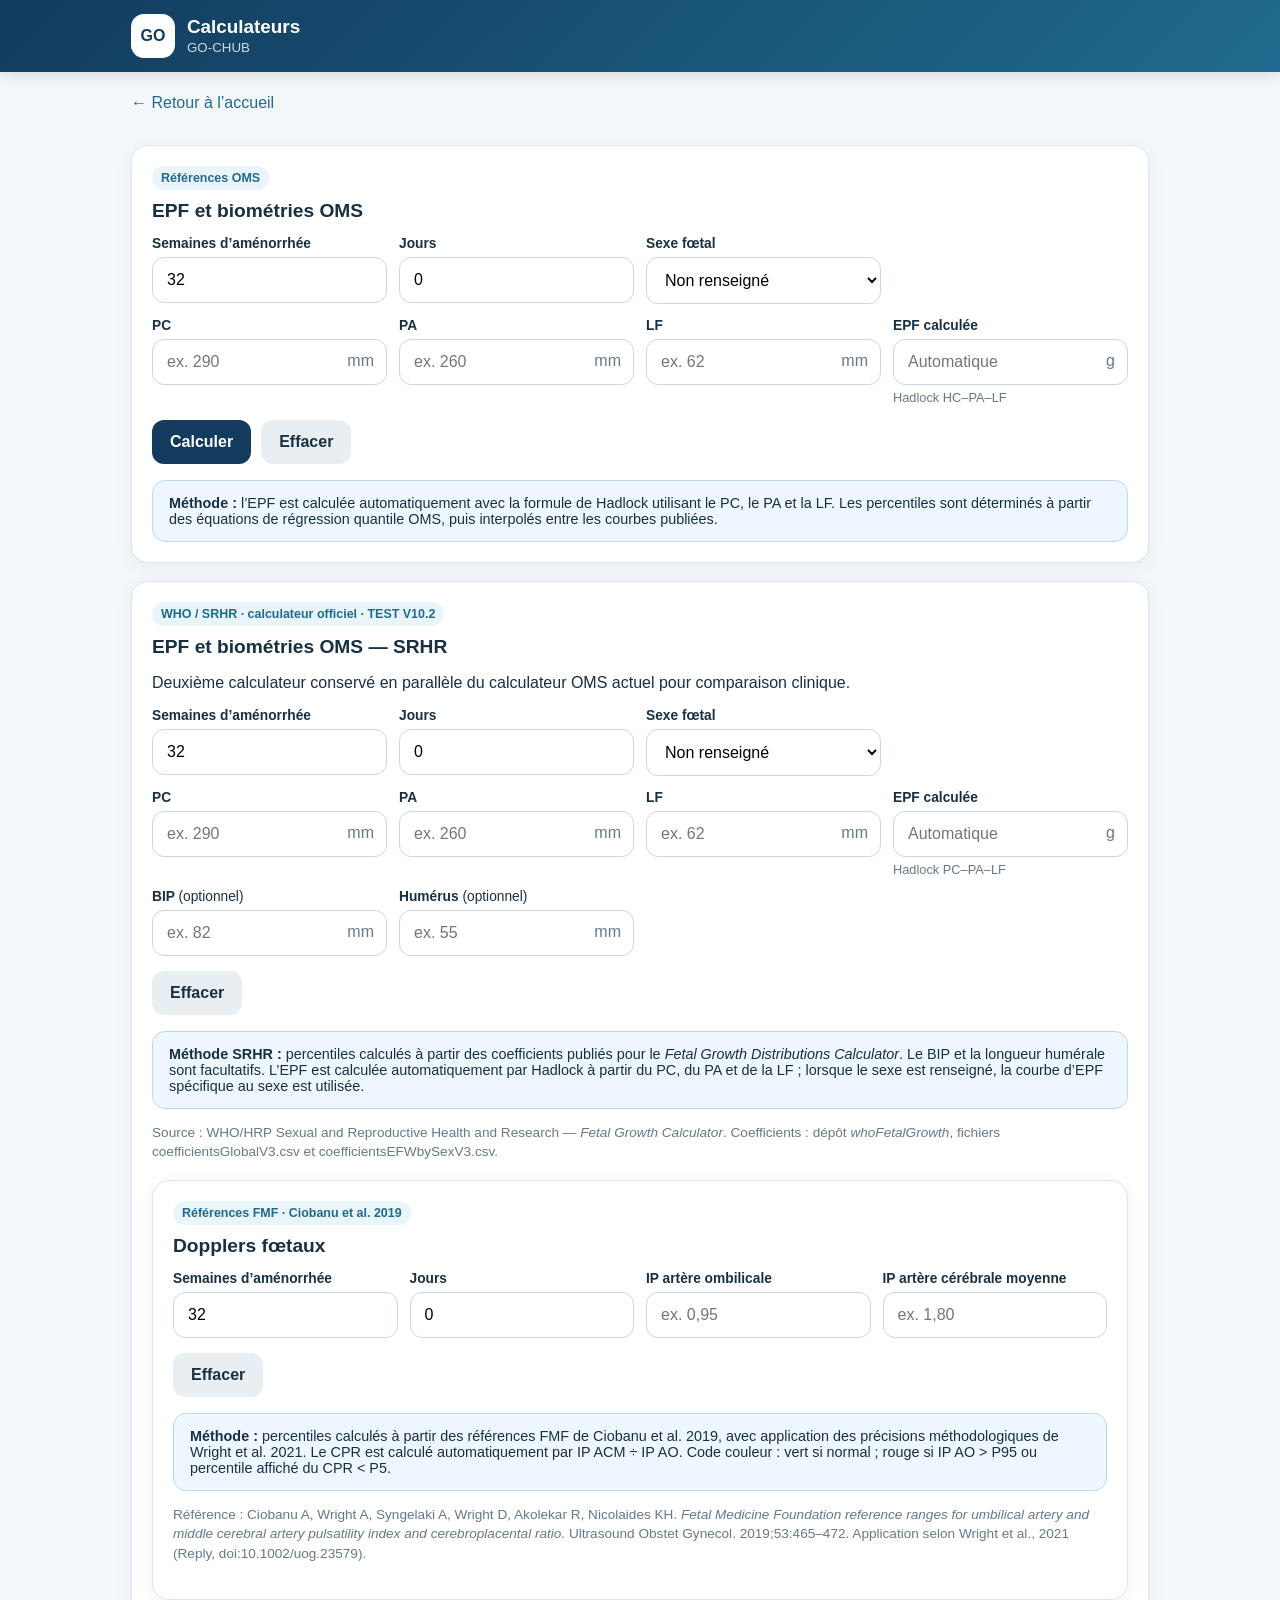
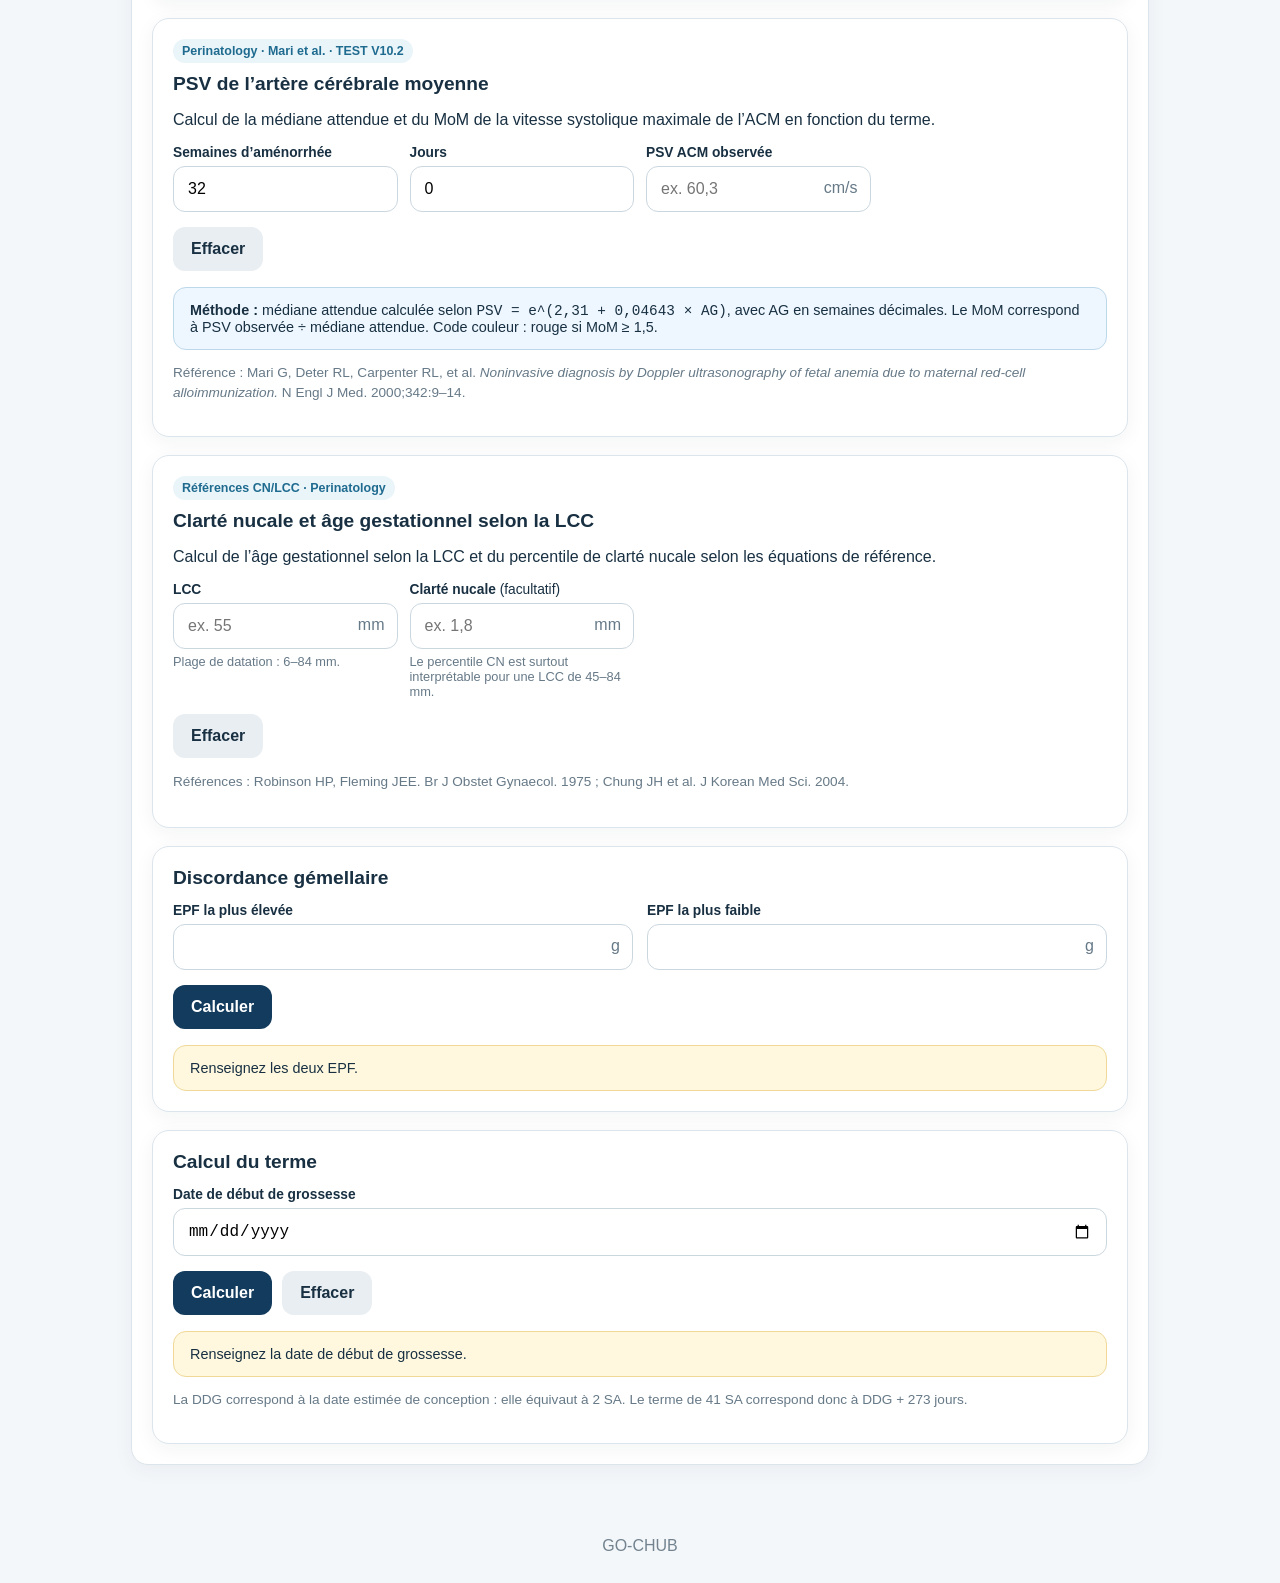
<file: calculateurs_V10_2_TEST_PSV.html>
<!doctype html>
<html lang="fr">
<head>
<meta charset="utf-8">
<meta name="viewport" content="width=device-width,initial-scale=1,viewport-fit=cover">
<meta name="theme-color" content="#123b5d">
<link rel="stylesheet" href="assets/style.css">
<title>Calculateurs · GO-CHUB</title>
<style>
.efw-highlight{background:#eaf5fa;border-color:#9fc9dc}
.form-help{font-size:.8rem;color:var(--muted);margin-top:5px}
.result-value{font-size:1.45rem!important}
.validation{background:#eef7ff;border:1px solid #bdd8eb}
</style>
</head>
<body>
<header class="topbar">
  <div class="topbar-inner">
    <a class="brand" href="index.html">
      <div class="brandmark">GO</div>
      <div><h1>Calculateurs</h1><small>GO-CHUB</small></div>
    </a>
  </div>
</header>
<main>
<a class="back" href="index.html">← Retour à l’accueil</a>

<section id="oms" class="panel">
  <span class="badge">Références OMS</span>
  <h2 style="margin-top:10px">EPF et biométries OMS</h2>
  <div class="formgrid">
    <div class="field">
      <label>Semaines d’aménorrhée</label>
      <input id="weeks" type="number" oninput="scheduleWHO()" min="14" max="40" value="32">
    </div>
    <div class="field">
      <label>Jours</label>
      <input id="days" type="number" oninput="scheduleWHO()" min="0" max="6" value="0">
    </div>
    <div class="field">
      <label>Sexe fœtal</label>
      <select id="sex">
        <option value="unknown">Non renseigné</option>
        <option value="female">Féminin</option>
        <option value="male">Masculin</option>
      </select>
    </div>
  </div>
  <div class="formgrid" style="margin-top:14px">
    <div class="field">
      <label>PC</label>
      <div class="unit"><input id="hc" type="number" oninput="scheduleWHO()" min="1" step="0.1" placeholder="ex. 290"><span>mm</span></div>
    </div>
    <div class="field">
      <label>PA</label>
      <div class="unit"><input id="ac" type="number" oninput="scheduleWHO()" min="1" step="0.1" placeholder="ex. 260"><span>mm</span></div>
    </div>
    <div class="field">
      <label>LF</label>
      <div class="unit"><input id="fl" type="number" oninput="scheduleWHO()" min="1" step="0.1" placeholder="ex. 62"><span>mm</span></div>
    </div>
    <div class="field">
      <label>EPF calculée</label>
      <div class="unit"><input id="efw" type="number" readonly placeholder="Automatique"><span>g</span></div>
      <div class="form-help">Hadlock HC–PA–LF</div>
    </div>
  </div>
  <div class="buttonrow">
    <button class="button" onclick="calculateWHO()">Calculer</button>
    <button id="copy-who-button" class="button secondary hidden" onclick="copyWHOResults()">📋 Copier</button>
    <button class="button secondary" onclick="resetWHO()">Effacer</button>
  </div>

  <div id="who-results" class="results hidden"></div>
  <div class="notice validation">
    <strong>Méthode :</strong> l’EPF est calculée automatiquement avec la formule de Hadlock utilisant le PC, le PA et la LF. Les percentiles sont déterminés à partir des équations de régression quantile OMS, puis interpolés entre les courbes publiées.
  </div>
  

</section>

<section id="srhr" class="panel">
  <span class="badge">WHO / SRHR · calculateur officiel · TEST V10.2</span>
  <h2 style="margin-top:10px">EPF et biométries OMS — SRHR</h2>
  <p>Deuxième calculateur conservé en parallèle du calculateur OMS actuel pour comparaison clinique.</p>

  <div class="formgrid">
    <div class="field">
      <label>Semaines d’aménorrhée</label>
      <input id="srhr-weeks" type="number" min="14" max="40" value="32" oninput="calculateSRHR()">
    </div>
    <div class="field">
      <label>Jours</label>
      <input id="srhr-days" type="number" min="0" max="6" value="0" oninput="calculateSRHR()">
    </div>
    <div class="field">
      <label>Sexe fœtal</label>
      <select id="srhr-sex" onchange="calculateSRHR()">
        <option value="unknown">Non renseigné</option>
        <option value="F">Féminin</option>
        <option value="M">Masculin</option>
      </select>
    </div>
  </div>

  <div class="formgrid" style="margin-top:14px">
    <div class="field">
      <label>PC</label>
      <div class="unit"><input id="srhr-hc" type="number" min="1" step="0.1" placeholder="ex. 290" oninput="calculateSRHR()"><span>mm</span></div>
    </div>
    <div class="field">
      <label>PA</label>
      <div class="unit"><input id="srhr-ac" type="number" min="1" step="0.1" placeholder="ex. 260" oninput="calculateSRHR()"><span>mm</span></div>
    </div>
    <div class="field">
      <label>LF</label>
      <div class="unit"><input id="srhr-fl" type="number" min="1" step="0.1" placeholder="ex. 62" oninput="calculateSRHR()"><span>mm</span></div>
    </div>
    <div class="field">
      <label>EPF calculée</label>
      <div class="unit"><input id="srhr-efw" type="number" readonly placeholder="Automatique"><span>g</span></div>
      <div class="form-help">Hadlock PC–PA–LF</div>
    </div>
    <div class="field">
      <label>BIP <span style="font-weight:400">(optionnel)</span></label>
      <div class="unit"><input id="srhr-bpd" type="number" min="1" step="0.1" placeholder="ex. 82" oninput="calculateSRHR()"><span>mm</span></div>
    </div>
    <div class="field">
      <label>Humérus <span style="font-weight:400">(optionnel)</span></label>
      <div class="unit"><input id="srhr-hl" type="number" min="1" step="0.1" placeholder="ex. 55" oninput="calculateSRHR()"><span>mm</span></div>
    </div>
  </div>

  <div class="buttonrow">
    <button id="copy-srhr-button" class="button secondary hidden" onclick="copySRHRResults()">📋 Copier</button>
    <button class="button secondary" onclick="resetSRHR()">Effacer</button>
  </div>

  <div id="srhr-results" class="results hidden"></div>

  <div class="notice validation">
    <strong>Méthode SRHR :</strong> percentiles calculés à partir des coefficients publiés pour le
    <em>Fetal Growth Distributions Calculator</em>. Le BIP et la longueur humérale sont facultatifs.
    L’EPF est calculée automatiquement par Hadlock à partir du PC, du PA et de la LF ; lorsque le sexe
    est renseigné, la courbe d’EPF spécifique au sexe est utilisée.
  </div>
  <p class="source">
    Source : WHO/HRP Sexual and Reproductive Health and Research — <em>Fetal Growth Calculator</em>.
    Coefficients : dépôt <em>whoFetalGrowth</em>, fichiers coefficientsGlobalV3.csv et coefficientsEFWbySexV3.csv.
  </p>


<section id="doppler" class="panel">
  <span class="badge">Références FMF · Ciobanu et al. 2019</span>
  <h2 style="margin-top:10px">Dopplers fœtaux</h2>
  <div class="formgrid">
    <div class="field">
      <label>Semaines d’aménorrhée</label>
      <input id="doppler-weeks" type="number" min="20" max="42" value="32" oninput="calculateDoppler()">
    </div>
    <div class="field">
      <label>Jours</label>
      <input id="doppler-days" type="number" min="0" max="6" value="0" oninput="calculateDoppler()">
    </div>
    <div class="field">
      <label>IP artère ombilicale</label>
      <input id="ua-pi" type="number" min="0.01" step="0.01" placeholder="ex. 0,95" oninput="calculateDoppler()">
    </div>
    <div class="field">
      <label>IP artère cérébrale moyenne</label>
      <input id="mca-pi" type="number" min="0.01" step="0.01" placeholder="ex. 1,80" oninput="calculateDoppler()">
    </div>
  </div>
  <div class="buttonrow">
    <button id="copy-doppler-button" class="button secondary hidden" onclick="copyDopplerResults()">📋 Copier</button>
    <button class="button secondary" onclick="resetDoppler()">Effacer</button>
  </div>

  <div id="doppler-results" class="results hidden"></div>
  <div class="notice validation">
    <strong>Méthode :</strong> percentiles calculés à partir des références FMF de Ciobanu et al. 2019, avec application des précisions méthodologiques de Wright et al. 2021. Le CPR est calculé automatiquement par IP ACM ÷ IP AO. Code couleur : vert si normal ; rouge si IP AO > P95 ou percentile affiché du CPR < P5.
  </div>
  <p class="source">
    Référence : Ciobanu A, Wright A, Syngelaki A, Wright D, Akolekar R, Nicolaides KH.
    <em>Fetal Medicine Foundation reference ranges for umbilical artery and middle cerebral artery pulsatility index and cerebroplacental ratio.</em>
    Ultrasound Obstet Gynecol. 2019;53:465–472. Application selon Wright et al., 2021 (Reply, doi:10.1002/uog.23579).
  </p>
  <div class="buttonrow">
    
  </div>
</section>


<section id="psv" class="panel">
  <span class="badge">Perinatology · Mari et al. · TEST V10.2</span>
  <h2 style="margin-top:10px">PSV de l’artère cérébrale moyenne</h2>
  <p>Calcul de la médiane attendue et du MoM de la vitesse systolique maximale de l’ACM en fonction du terme.</p>

  <div class="formgrid">
    <div class="field">
      <label>Semaines d’aménorrhée</label>
      <input id="psv-weeks" type="number" min="16" max="42" value="32" oninput="calculatePSV()">
    </div>
    <div class="field">
      <label>Jours</label>
      <input id="psv-days" type="number" min="0" max="6" value="0" oninput="calculatePSV()">
    </div>
    <div class="field">
      <label>PSV ACM observée</label>
      <div class="unit">
        <input id="psv-value" type="number" min="1" step="0.1" placeholder="ex. 60,3" oninput="calculatePSV()">
        <span>cm/s</span>
      </div>
    </div>
  </div>

  <div class="buttonrow">
    <button id="copy-psv-button" class="button secondary hidden" onclick="copyPSVResults()">📋 Copier</button>
    <button class="button secondary" onclick="resetPSV()">Effacer</button>
  </div>

  <div id="psv-results" class="results hidden"></div>

  <div class="notice validation">
    <strong>Méthode :</strong> médiane attendue calculée selon
    <code>PSV = e^(2,31 + 0,04643 × AG)</code>,
    avec AG en semaines décimales. Le MoM correspond à PSV observée ÷ médiane attendue.
    Code couleur : rouge si MoM ≥ 1,5.
  </div>

  <p class="source">
    Référence : Mari G, Deter RL, Carpenter RL, et al.
    <em>Noninvasive diagnosis by Doppler ultrasonography of fetal anemia due to maternal red-cell alloimmunization.</em>
    N Engl J Med. 2000;342:9–14.
  </p>
</section>

<section id="cn" class="panel">
  <span class="badge">Références CN/LCC · Perinatology</span>
  <h2 style="margin-top:10px">Clarté nucale et âge gestationnel selon la LCC</h2>
  <p>Calcul de l’âge gestationnel selon la LCC et du percentile de clarté nucale selon les équations de référence.</p>

  <div class="formgrid">
    <div class="field">
      <label>LCC</label>
      <div class="unit"><input id="nt-crl" type="number" min="6" max="84" step="0.1" placeholder="ex. 55" oninput="calculateNT()"><span>mm</span></div>
      <div class="form-help">Plage de datation : 6–84 mm.</div>
    </div>
    <div class="field">
      <label>Clarté nucale <span style="font-weight:400">(facultatif)</span></label>
      <div class="unit"><input id="nt-value" type="number" min="0.1" step="0.1" placeholder="ex. 1,8" oninput="calculateNT()"><span>mm</span></div>
      <div class="form-help">Le percentile CN est surtout interprétable pour une LCC de 45–84 mm.</div>
    </div>
  </div>

  <div class="buttonrow">
    <button id="copy-nt-button" class="button secondary hidden" onclick="copyNTResults()">📋 Copier</button>
    <button class="button secondary" onclick="resetNT()">Effacer</button>
  </div>

  <div id="nt-results" class="results hidden"></div>

  

  <p class="source">
    Références : Robinson HP, Fleming JEE. Br J Obstet Gynaecol. 1975 ; Chung JH et al. J Korean Med Sci. 2004. 
  </p>

  <div class="buttonrow">
    
  </div>
</section>

<section id="discordance" class="panel">
  <h2>Discordance gémellaire</h2>
  <div class="grid grid2">
    <div class="field"><label>EPF la plus élevée</label><div class="unit"><input id="big" type="number"><span>g</span></div></div>
    <div class="field"><label>EPF la plus faible</label><div class="unit"><input id="small" type="number"><span>g</span></div></div>
  </div>
  <div class="buttonrow"><button class="button" onclick="discordance()">Calculer</button></div>
  <div id="discordance-result" class="notice">Renseignez les deux EPF.</div>
</section>

<section id="terme" class="panel">
  <h2>Calcul du terme</h2>
  <div class="field"><label>Date de début de grossesse</label><input id="ddg" type="date" oninput="terme()"></div>
  <div class="buttonrow"><button class="button" onclick="terme()">Calculer</button><button class="button secondary" onclick="resetTerme()">Effacer</button></div>
  <div id="terme-result" class="notice">Renseignez la date de début de grossesse.</div>
  <p class="source">La DDG correspond à la date estimée de conception : elle équivaut à 2 SA. Le terme de 41 SA correspond donc à DDG + 273 jours.</p>
</section>
</main>

<footer>GO-CHUB</footer>

<script>
// Références OMS intégrées directement dans la page pour éviter tout échec de chargement
// ou conflit de cache du fichier JSON sur GitHub Pages/PWA.
const WHO = {"EFW":[{"q":0.025,"b":[-0.23051839,0.40051112,-0.00617993,3.166e-05]},{"q":0.05,"b":[-0.1620571,0.39396537,-0.00579733,2.553e-05]},{"q":0.1,"b":[-0.04558876,0.38931405,-0.00574528,2.656e-05]},{"q":0.25,"b":[-0.01225877,0.39383640000000003,-0.00592305,2.886e-05]},{"q":0.5,"b":[0.15731009,0.38306794,-0.00554047,2.466e-05]},{"q":0.75,"b":[0.29329739,0.37609623,-0.00529255,2.184e-05]},{"q":0.9,"b":[0.35314223,0.37648687,-0.00528743,2.148e-05]},{"q":0.95,"b":[0.28502506,0.39062147,-0.00582929,2.791e-05]},{"q":0.975,"b":[0.40817059,0.38106821,-0.00550914,2.467e-05]}],"AC":[{"q":0.025,"b":[1.19202779,0.31475668,-0.00801581,7.514e-05]},{"q":0.05,"b":[1.09869954,0.33008000000000004,-0.00862096,8.254e-05]},{"q":0.1,"b":[1.24418122,0.3163154,-0.00814093,7.725e-05]},{"q":0.25,"b":[1.44520879,0.29943379,-0.00759672,7.167e-05]},{"q":0.5,"b":[1.58552931,0.28993678,-0.00732652,6.926e-05]},{"q":0.75,"b":[1.71452507,0.28136707,-0.00708196,6.709e-05]},{"q":0.9,"b":[1.78078382,0.27927889,-0.00706438,6.751e-05]},{"q":0.95,"b":[1.83213806,0.27710695,-0.00703389,6.761e-05]},{"q":0.975,"b":[2.03674473,0.25713846,-0.00634919,6.005e-05]}],"FL":[{"q":0.025,"b":[-7.27187178,1.28298929,-0.05806019,0.00121314,-9.6e-06]},{"q":0.05,"b":[-7.07052933,1.26780053,-0.05775563,0.00121608,-9.699999999999999e-06]},{"q":0.1,"b":[-6.69175407,1.22500911,-0.05592062,0.0011832000000000001,-9.5e-06]},{"q":0.25,"b":[-6.07953119,1.15245171,-0.05255107,0.00111419,-8.98e-06]},{"q":0.5,"b":[-5.54922621,1.0955999,-0.05013109,0.00106781,-8.64e-06]},{"q":0.75,"b":[-4.68666987,0.97811179,-0.04393191,0.00092347,-7.39e-06]},{"q":0.9,"b":[-4.31219597,0.94038705,-0.04247099,0.00089978,-7.26e-06]},{"q":0.95,"b":[-4.12398208,0.92034421,-0.0415729,0.00088106,-7.11e-06]},{"q":0.975,"b":[-3.64483931,0.85702813,-0.03840057,0.00081206,-6.56e-06]}],"HC":[{"q":0.025,"b":[1.59317517,0.29459801,-0.00738604,6.57e-05]},{"q":0.05,"b":[1.74883946,0.27840528,-0.00677991,5.836e-05]},{"q":0.1,"b":[1.83059537,0.27244251,-0.00659547,5.6399999999999995e-05]},{"q":0.25,"b":[1.94181945,0.26584757,-0.00644545,5.545e-05]},{"q":0.5,"b":[2.09924879,0.25337366,-0.00605648,5.143e-05]},{"q":0.75,"b":[2.20777452,0.24521232,-0.00578558,4.84e-05]},{"q":0.9,"b":[2.31777,0.23665151,-0.00550781,4.54e-05]},{"q":0.95,"b":[2.39550106,0.22958667,-0.00525318,4.237e-05]},{"q":0.975,"b":[2.5007407,0.22006785,-0.00493623,3.891e-05]}]};

let lastWHOText = '';
function curveValue(row, ga){
  const logValue = row.b.reduce((sum, coefficient, degree) =>
    sum + coefficient * ga ** degree, 0);
  return Math.exp(logValue);
}
function percentileWHO(metric, ga, value){
  value = Math.trunc(Number(value));
  const rows = WHO && WHO[metric];
  if(!Array.isArray(rows) || !rows.length || !Number.isFinite(value)){
    return {label:'Erreur de calcul',p:null,status:'low'};
  }
  const pts = rows
    .map(r => ({q:Number(r.q), value:curveValue(r,ga)}))
    .filter(r => Number.isFinite(r.q) && Number.isFinite(r.value))
    .sort((a,b) => a.q-b.q);
  if(pts.length < 2) return {label:'Erreur de calcul',p:null,status:'low'};
  if(value < pts[0].value) return {label:'< P2,5', p:2.5, status:'low'};
  if(value > pts[pts.length-1].value) return {label:'> P97,5', p:97.5, status:'high'};
  for(let i=0;i<pts.length-1;i++){
    const a=pts[i], b=pts[i+1];
    if(value >= a.value && value <= b.value){
      const f=(value-a.value)/(b.value-a.value);
      const p=(a.q + f*(b.q-a.q))*100;
      return {
        label:'P'+p.toFixed(1).replace('.',','),
        p:p,
        status:p<10?'low':p>90?'high':'normal'
      };
    }
  }
  return {label:'—',p:null,status:''};
}
function hadlockHCACFL(hcMm, acMm, flMm){
  const HC=hcMm/10, AC=acMm/10, FL=flMm/10;
  const log10 =
    1.326 +
    0.0107*HC +
    0.0438*AC +
    0.158*FL -
    0.00326*AC*FL;
  return Math.pow(10,log10);
}

function resultCard(name,val,unit,r,extra=''){
  return `<div class="result ${r.status} ${extra}">
    <small>${name} · ${val} ${unit}</small>
    <strong class="${extra?'result-value':''}">${r.label}</strong>
  </div>`;
}
function calculateWHO(){
  const w=Number(document.getElementById('weeks').value);
  const d=Number(document.getElementById('days').value);
  const ga=w+d/7;

  if(w<14 || w>40 || d<0 || d>6){
    alert('Le terme doit être compris entre 14+0 et 40+6 SA.');
    return;
  }

  const hc=Number(document.getElementById('hc').value);
  const ac=Number(document.getElementById('ac').value);
  const fl=Number(document.getElementById('fl').value);

  let html='';
  if(hc>0) html += resultCard('PC',formatNum(hc),'mm',percentileWHO('HC',ga,hc));
  if(ac>0) html += resultCard('PA',formatNum(ac),'mm',percentileWHO('AC',ga,ac));
  if(fl>0) html += resultCard('LF',formatNum(fl),'mm',percentileWHO('FL',ga,fl));
  if(hc>0 && ac>0 && fl>0){
    const efw=hadlockHCACFL(hc,ac,fl);
    document.getElementById('efw').value=efw.toFixed(1);
    html += resultCard(
      'EPF Hadlock',
      efw.toFixed(1).replace('.',','),
      'g',
      percentileWHO('EFW',ga,efw),
      'efw-highlight'
    );
  } else {
    document.getElementById('efw').value='';
  }
  const box=document.getElementById('who-results');
  box.innerHTML=html || '<div class="notice">Renseignez au moins une biométrie.</div>';
  box.classList.remove('hidden');
  const copyButton=document.getElementById('copy-who-button');
  const parts=[];
  if(hc>0){
    const r=percentileWHO('HC',ga,hc);
    parts.push(`PC ${formatNum(hc)} mm (${r.label})`);
  }
  if(ac>0){
    const r=percentileWHO('AC',ga,ac);
    parts.push(`PA ${formatNum(ac)} mm (${r.label})`);
  }
  if(fl>0){
    const r=percentileWHO('FL',ga,fl);
    parts.push(`LF ${formatNum(fl)} mm (${r.label})`);
  }
  if(hc>0 && ac>0 && fl>0){
    const efw=hadlockHCACFL(hc,ac,fl);
    const r=percentileWHO('EFW',ga,efw);
    parts.push(`EPF Hadlock ${Math.round(efw)} g (${r.label})`);
  }
  lastWHOText=parts.join(', ');
  if(lastWHOText){
    copyButton.classList.remove('hidden');
  } else {
    copyButton.classList.add('hidden');
  }
}
function formatNum(v){
  return Number.isInteger(v) ? String(v) : v.toFixed(1).replace('.',',');
}

async function copyWHOResults(){
  if(!lastWHOText) return;
  const text='Biométries : '+lastWHOText+'.';
  try{
    await navigator.clipboard.writeText(text);
  }catch(e){
    const area=document.createElement('textarea');
    area.value=text;
    area.style.position='fixed';
    area.style.opacity='0';
    document.body.appendChild(area);
    area.select();
    document.execCommand('copy');
    area.remove();
  }
  const button=document.getElementById('copy-who-button');
  const original=button.textContent;
  button.textContent='✓ Copié';
  setTimeout(()=>button.textContent=original,1200);
}
function resetWHO(){
  ['hc','ac','fl','efw'].forEach(id=>document.getElementById(id).value='');
  document.getElementById('who-results').classList.add('hidden');
  document.getElementById('copy-who-button').classList.add('hidden');
  lastWHOText='';
}

let whoTimer=null;
function scheduleWHO(){
  clearTimeout(whoTimer);
  whoTimer=setTimeout(()=>{
    const hc=Number(document.getElementById('hc').value);
    const ac=Number(document.getElementById('ac').value);
    const fl=Number(document.getElementById('fl').value);
    if(hc>0 || ac>0 || fl>0) calculateWHO();
  },120);
}

let lastDopplerText='';
function erfApprox(x){
  const sign=x<0?-1:1;
  x=Math.abs(x);
  const a1=0.254829592, a2=-0.284496736, a3=1.421413741,
        a4=-1.453152027, a5=1.061405429, p=0.3275911;
  const t=1/(1+p*x);
  const y=1-(((((a5*t+a4)*t)+a3)*t+a2)*t+a1)*t*Math.exp(-x*x);
  return sign*y;
}

function normalCDF(z){
  return 0.5*(1+erfApprox(z/Math.sqrt(2)));
}
function percentileFromZ(z){
  const p=normalCDF(z)*100;
  const rounded=Math.max(0,Math.min(100,Math.ceil(p)));
  return {p:p,rounded:rounded,label:'P'+rounded};
}

function dopplerReference(gaDays){
  // V9.4 — équations publiées Ciobanu et al. 2019,
  // appliquées selon la clarification de Wright et al. 2021.
  // Les distributions de MCA-PI et CPR sont traitées sur l'échelle log10.
  // Pour UA-PI, la médiane est linéaire sur l'échelle originale,
  // puis transformée en log10 pour le calcul du z-score.

  const uaMedian = 1.6473 - 0.003005*gaDays;
  const uaSdLog =
    0.08713
    - 0.0002936*gaDays
    + 0.0000009355*gaDays**2;

  // MCA : les coefficients publiés sont arrondis dans l'article.
  // La FMF en ligne utilise une dispersion log10 quasi constante.
  // Recalibrage déduit de plusieurs sorties FMF concordantes :
  // SD(log10 MCA-PI) ≈ 0,06349.
  // Une correction linéaire minime de la médiane compense l'arrondi
  // des coefficients publiés et reproduit les z-scores FMF.
  const mcaMedianLogPublished =
    0.3117
    - 0.007100*gaDays
    + 0.00006345*gaDays**2
    - 0.0000001443*gaDays**3;

  const mcaMedianCorrection =
    -0.0013433608737362765
    + 0.000008432239649842976*gaDays;

  const mcaMedianLog = mcaMedianLogPublished + mcaMedianCorrection;
  const mcaSdLog = 0.06349;

  const cprMedianLog =
    -0.3564
    + 0.0003969*gaDays
    + 0.00003199*gaDays**2
    - 0.00000009266*gaDays**3;

  const cprSdLog =
    0.1948
    - 0.001220*gaDays
    + 0.000003262*gaDays**2;

  return {
    ua:{
      medianLog:Math.log10(uaMedian),
      sdLog:uaSdLog,
      median:uaMedian
    },
    mca:{
      medianLog:mcaMedianLog,
      sdLog:mcaSdLog,
      median:10**mcaMedianLog
    },
    cpr:{
      medianLog:cprMedianLog,
      sdLog:cprSdLog,
      median:10**cprMedianLog
    }
  };
}
function dopplerCalcOne(value, ref){
  if(!(value>0) || !(ref.sdLog>0)) return null;
  const z=(Math.log10(value)-ref.medianLog)/ref.sdLog;
  const pct=percentileFromZ(z);
  return {z:z,p:pct.p,rounded:pct.rounded,label:pct.label,median:ref.median};
}
function dopplerCard(name,value,r,kind){
  let cls='normal';
  if(kind==='ua' && r.p>95) cls='low';
  if(kind==='cpr' && r.rounded<5) cls='low';
  return `<div class="result ${cls}">
    <small>${name} · ${value.toFixed(2).replace('.',',')}</small>
    <strong>${r.label}</strong>
  </div>`;
}
function calculateDoppler(){
  const w=Number(document.getElementById('doppler-weeks').value);
  const d=Number(document.getElementById('doppler-days').value);
  const ua=Number(document.getElementById('ua-pi').value);
  const mca=Number(document.getElementById('mca-pi').value);
  const box=document.getElementById('doppler-results');
  const copyBtn=document.getElementById('copy-doppler-button');
  if(w<20 || w>42 || d<0 || d>6){
    box.innerHTML='<div class="notice">Le terme doit être compris entre 20+0 et 42+6 SA.</div>';
    box.classList.remove('hidden');
    copyBtn.classList.add('hidden');
    return;
  }

  const gaDays=w*7+d;
  const ref=dopplerReference(gaDays);
  let out='';
  const parts=[];
  if(ua>0){
    const r=dopplerCalcOne(ua,ref.ua);
    if(r){
      out+=dopplerCard('IP artère ombilicale',ua,r,'ua');
      parts.push(`IP AO ${ua.toFixed(2).replace('.',',')} (${r.label})`);
    }
  }

  if(mca>0){
    const r=dopplerCalcOne(mca,ref.mca);
    if(r){
      out+=dopplerCard('IP artère cérébrale moyenne',mca,r,'mca');
      parts.push(`IP ACM ${mca.toFixed(2).replace('.',',')} (${r.label})`);
    }
  }
  if(ua>0 && mca>0){
    const cpr=mca/ua;
    const r=dopplerCalcOne(cpr,ref.cpr);
    if(r){
      out+=dopplerCard('CPR',cpr,r,'cpr');
      parts.push(`CPR ${cpr.toFixed(2).replace('.',',')} (${r.label})`);
    }
  }
  if(out){
    box.innerHTML=out;
    box.classList.remove('hidden');
    lastDopplerText=`Dopplers à ${w}+${d} SA : `+parts.join(', ')+'.';
    copyBtn.classList.remove('hidden');
  }else{
    box.classList.add('hidden');
    box.innerHTML='';
    lastDopplerText='';
    copyBtn.classList.add('hidden');
  }
}
async function copyDopplerResults(){
  if(!lastDopplerText) return;
  try{
    await navigator.clipboard.writeText(lastDopplerText);
  }catch(e){
    const area=document.createElement('textarea');
    area.value=lastDopplerText;
    area.style.position='fixed';
    area.style.opacity='0';
    document.body.appendChild(area);
    area.select();
    document.execCommand('copy');
    area.remove();
  }
  const button=document.getElementById('copy-doppler-button');
  const original=button.textContent;
  button.textContent='✓ Copié';
  setTimeout(()=>button.textContent=original,1200);
}
function resetDoppler(){
  document.getElementById('ua-pi').value='';
  document.getElementById('mca-pi').value='';
  document.getElementById('doppler-results').classList.add('hidden');
  document.getElementById('doppler-results').innerHTML='';
  document.getElementById('copy-doppler-button').classList.add('hidden');
  lastDopplerText='';
}
let lastNTText='';
function ntExpected(crl){
  return 0.437 + 0.01969*crl;
}
function ntSigma(crl){
  // Recalibrage sur les comparaisons Perinatology : légère variation de dispersion avec la LCC.
  return 0.58203 - 0.0004391*crl;
}
function crlGestationalAgeDays(crl){
  // V9.1 : formule continue de datation LCC, calibrée sur Perinatology.
  // AG (jours) = 23,73 + 8,052 × sqrt(LCC × 1,037)
  // Perinatology correspond à l'arrondi au jour supérieur.
  return Math.ceil(23.73 + 8.052*Math.sqrt(crl*1.037));
}
function calculateNT(){
  const crl=Number(document.getElementById('nt-crl').value);
  const ntRaw=document.getElementById('nt-value').value;
  const nt=Number(ntRaw);
  const hasNT=ntRaw!=='' && Number.isFinite(nt) && nt>0;
  const box=document.getElementById('nt-results');
  const copyBtn=document.getElementById('copy-nt-button');

  if(!crl){
    box.classList.add('hidden');
    copyBtn.classList.add('hidden');
    lastNTText='';
    return;
  }
  if(!(crl>=6 && crl<=84)){
    box.innerHTML='<div class="notice">La LCC doit être comprise entre 6 et 84 mm.</div>';
    box.classList.remove('hidden');
    copyBtn.classList.add('hidden');
    lastNTText='';
    return;
  }

  const gaDays=crlGestationalAgeDays(crl);
  const gaW=Math.floor(gaDays/7);
  const gaD=gaDays%7;
  const expected=ntExpected(crl);

  let html=`<div class="result normal">
      <small>Âge gestationnel estimé · LCC ${crl.toFixed(1).replace('.',',')} mm</small>
      <strong>${gaW} SA + ${gaD} j</strong>
    </div>`;

  let copy=`LCC ${crl.toFixed(1).replace('.',',')} mm : âge gestationnel estimé ${gaW} SA + ${gaD} j`;

  if(hasNT){
    const z=(nt-expected)/ntSigma(crl);
    const pRaw=0.5*(1+erfApprox(z/Math.SQRT2))*100;
    const pRounded=Math.max(0,Math.min(100,Math.round(pRaw)));
    const pct={p:pRaw,rounded:pRounded,label:'P'+pRounded};
    const cls=pct.rounded>=95?'low':'normal';
    html += `<div class="result ${cls}">
        <small>Clarté nucale · ${nt.toFixed(1).replace('.',',')} mm</small>
        <strong>${pct.label}</strong>
      </div>`;
    copy += ` ; CN mesurée ${nt.toFixed(1).replace('.',',')} mm (${pct.label})`;
  }

  box.innerHTML=html;
  box.classList.remove('hidden');
  lastNTText=copy+'.';
  copyBtn.classList.remove('hidden');
}
async function copyNTResults(){
  if(!lastNTText) return;
  try{ await navigator.clipboard.writeText(lastNTText); }
  catch(e){
    const area=document.createElement('textarea');
    area.value=lastNTText; area.style.position='fixed'; area.style.opacity='0';
    document.body.appendChild(area); area.select(); document.execCommand('copy'); area.remove();
  }
  const button=document.getElementById('copy-nt-button');
  const original=button.textContent; button.textContent='✓ Copié';
  setTimeout(()=>button.textContent=original,1200);
}
function resetNT(){
  document.getElementById('nt-crl').value='';
  document.getElementById('nt-value').value='';
  document.getElementById('nt-results').classList.add('hidden');
  document.getElementById('nt-results').innerHTML='';
  document.getElementById('copy-nt-button').classList.add('hidden');
  lastNTText='';
}

function discordance(){
  const a=Number(document.getElementById('big').value);
  const b=Number(document.getElementById('small').value);
  if(!a||!b){
    document.getElementById('discordance-result').textContent='Renseignez les deux EPF.';
    return;
  }
  const mx=Math.max(a,b),mn=Math.min(a,b),v=(mx-mn)/mx*100;
  document.getElementById('discordance-result').innerHTML=
    '<strong>'+v.toFixed(1).replace('.',',')+' %</strong><br>' +
    '(EPF la plus élevée − EPF la plus faible) / EPF la plus élevée × 100.';
}
function terme(){
  const input=document.getElementById('ddg');
  const box=document.getElementById('terme-result');
  if(!input.value){
    box.textContent='Renseignez la date de début de grossesse.';
    return;
  }

  const ddg=new Date(input.value+'T12:00:00');
  const today=new Date();
  today.setHours(12,0,0,0);

  const elapsed=Math.floor((today-ddg)/86400000);
  const amenorrheaDays=elapsed+14;
  const weeks=Math.floor(amenorrheaDays/7);
  const days=((amenorrheaDays%7)+7)%7;
  const term=new Date(ddg);
  term.setDate(term.getDate()+273);

  let current;
  if(amenorrheaDays<0){
    current='La DDG saisie est postérieure à la date du jour.';
  }else{
    current=`Terme aujourd’hui : <strong>${weeks} SA + ${days} jour${days>1?'s':''}</strong>`;
  }

  box.innerHTML=current+'<br>Terme à 41 SA : <strong>'+term.toLocaleDateString('fr-FR')+'</strong>';
}
function resetTerme(){
  document.getElementById('ddg').value='';
  document.getElementById('terme-result').textContent='Renseignez la date de début de grossesse.';
}

const SRHR_FL = [
[0.01,-7.63357391915398,1.32616480908407,-0.0603406386286656,0.00127059302964739,-1.01590910980777e-05],
[0.025,-7.27187176976836,1.28298928826162,-0.0580601892487905,0.00121314319801879,-9.60171505470123e-06],
[0.05,-7.07052933404414,1.26780052700097,-0.0577556347769781,0.00121608381996396,-9.70361787292646e-06],
[0.1,-6.69175407354157,1.22500911064189,-0.055920618206786,0.00118320191905997,-9.50365006831978e-06],
[0.25,-6.07953118554742,1.15245170563351,-0.0525510654314434,0.00111418613323875,-8.9802280974713e-06],
[0.5,-5.54922620776446,1.09559990166124,-0.0501310925949098,0.0010678072569586,-8.63970606288493e-06],
[0.75,-4.68666987282664,0.978111793398168,-0.0439319069083821,0.00092346644003072,-7.39427758542544e-06],
[0.9,-4.31219596825529,0.94038705308254,-0.0424709867520927,0.00089977742409265,-7.26284658350453e-06],
[0.95,-4.12398207550525,0.920344210800571,-0.0415728969581384,0.000881055511995407,-7.10843959625547e-06],
[0.975,-3.64483930811801,0.857028131514986,-0.038400568548132,0.000812062784461527,-6.55932416998498e-06],
[0.99,-3.40004123807778,0.834596760116344,-0.0376568882663223,0.000803601513837836,-6.55323852770109e-06]
];
const SRHR_BPD = [[0.01, 0.591008401542612, 0.251833515513537, -0.00582602136865785, 4.85842528593502e-05, 0], [0.025, 0.58340478243682, 0.257706867351367, -0.00608380366281251, 5.16940376186165e-05, 0], [0.05, 0.640086541374477, 0.25352855332296, -0.00591651627062447, 4.94614232987744e-05, 0], [0.1, 0.67586050811029, 0.25343383445191, -0.00595606903884204, 5.03055604381436e-05, 0], [0.25, 0.769315103415485, 0.249927024175735, -0.00592399444708251, 5.076548429269e-05, 0], [0.5, 0.872984231314326, 0.243385003540798, -0.00571172523683453, 4.82880035733658e-05, 0], [0.75, 0.983298265402666, 0.236071116567572, -0.00548348083012818, 4.58419655773418e-05, 0], [0.9, 1.01351909208103, 0.237088857953509, -0.0055421492813894, 4.65258350076297e-05, 0], [0.95, 1.11401192681678, 0.228258457814188, -0.00524271052970102, 4.31665697359201e-05, 0], [0.975, 1.17917438634649, 0.224245686901115, -0.00513638678692311, 4.21401138788665e-05, 0], [0.99, 1.18876528083144, 0.22624188722951, -0.00522504825833189, 4.31577122241698e-05, 0]];
const SRHR_HL = [[0.01, -7.78349846701959, 1.38492965874312, -0.0652780187735718, 0.0014150928034733, -1.16119076226422e-05], [0.025, -7.47910160663101, 1.35204523406865, -0.0636532992863844, 0.00137481173675706, -1.12101330502122e-05], [0.05, -6.90099057209008, 1.27054553137824, -0.0591262450111552, 0.0012637456183417, -1.02071740374974e-05], [0.1, -6.53608302749862, 1.2272413635898, -0.0571034895407674, 0.00122207225813435, -9.88852986676249e-06], [0.25, -5.42815715796469, 1.07352977734643, -0.0489087664932973, 0.0010293053840563, -8.20541048892881e-06], [0.5, -4.85748536478029, 1.00813558857801, -0.0460077781702957, 0.000973401688196724, -7.81084345942064e-06], [0.75, -4.3140683823838, 0.943595032408634, -0.042967382499428, 0.000909706728731155, -7.31114518318759e-06], [0.9, -3.70486556990912, 0.86055314135122, -0.0385250212605406, 0.000804666353059272, -6.3896725175013e-06], [0.95, -3.34494754486814, 0.813134285208091, -0.0361206171893883, 0.000751920643315549, -5.96785208299362e-06], [0.975, -3.54703721492887, 0.851835316341919, -0.0385210544307558, 0.000815301857140939, -6.57662126778699e-06], [0.99, -3.41073389554318, 0.845833777301508, -0.0386831969965017, 0.000828259625010723, -6.74931990585841e-06]];
const SRHR_EFW_SEX = {"F": [[0.01, -1.89823055117316, 0.694217690139681, -0.0249755007746458, 0.000533634489533981, -4.7692763424938e-06], [0.025, -0.915523725804273, 0.529374415518249, -0.0147446585958276, 0.000269201219853759, -2.3537061714461e-06], [0.05, -0.0356552265566936, 0.376064209229977, -0.00496950115937874, 1.00880399508847e-05, 8.87897379966417e-08], [0.1, 0.155170122624531, 0.356594762998776, -0.00401282727802378, -1.14891004630409e-05, 2.91905926442287e-07], [0.25, -0.00617926685323766, 0.391489315579454, -0.00583983363713264, 2.74701265932854e-05, 1.25218741602196e-08], [0.5, 0.247277418113423, 0.370440200280727, -0.00507278668575342, 1.79658724333519e-05, 3.17102018612384e-08], [0.75, 0.376784712355285, 0.361976162764535, -0.00463535949504953, 8.51326693543256e-06, 1.04436638183705e-07], [0.9, 0.286538459425835, 0.387048945293849, -0.00606592437416756, 4.19335923075898e-05, -1.64397771501855e-07], [0.95, 0.381320788764689, 0.376613696575359, -0.00528117982372732, 1.81818929490566e-05, 7.60085577423407e-08], [0.975, 0.32551154984358, 0.40214557617585, -0.0074145176202411, 8.8196644838898e-05, -7.1015932637436e-07], [0.99, 0.5179331809046, 0.38992943582849, -0.0070512841081792, 8.0249588087978e-05, -5.8757835323298e-07]], "M": [[0.01, 1.0676868754174, 0.18916289014035, 0.0057574178248425, -0.00025890835282806, 2.5773765651089e-06], [0.025, -0.52610096513854, 0.44906549056954, -0.0089009550762548, 9.868293523919e-05, -6.1862373692705e-07], [0.05, -0.264562353403465, 0.412210701662848, -0.00659353966698675, 3.87085414793403e-05, -5.92167006528022e-08], [0.1, -0.0631025226657407, 0.390993877846881, -0.00560764189001381, 1.90944627895524e-05, 8.84241803692905e-08], [0.25, -0.136872920737678, 0.411385471212291, -0.00662710457053528, 4.01078967104191e-05, -6.09266544869339e-08], [0.5, 0.222999048464601, 0.372888830200871, -0.00482835487505679, 5.3892793557086e-06, 1.72630247811947e-07], [0.75, 0.274568726691847, 0.381231662554576, -0.00557248890309729, 2.934934995138e-05, -8.27628809790136e-08], [0.9, 0.240213697127957, 0.391178494734445, -0.00579538706713982, 2.75733050639858e-05, -1.90970772277149e-08], [0.95, 0.238080920038937, 0.394765675971459, -0.00581267491399174, 2.31531669571276e-05, 6.85345268671191e-08], [0.975, 0.79018076483077, 0.32585025131141, -0.0025559098706069, -4.2038969571238e-05, 5.4228420412733e-07], [0.99, -0.63894706453018, 0.59827236973175, -0.020501971506261, 0.00045665099050068, -4.4070188173566e-06]]};
let lastSRHRText = '';

function srhrRows(metric, sex){
  if(metric==='FL') return SRHR_FL.map(x=>({q:x[0],b:x.slice(1)}));
  if(metric==='BPD') return SRHR_BPD.map(x=>({q:x[0],b:x.slice(1)}));
  if(metric==='HL') return SRHR_HL.map(x=>({q:x[0],b:x.slice(1)}));
  if(metric==='EFW' && (sex==='F'||sex==='M'))
    return SRHR_EFW_SEX[sex].map(x=>({q:x[0],b:x.slice(1)}));
  return (WHO[metric]||[]).map(r=>({q:Number(r.q),b:r.b}));
}
function percentileSRHR(metric,ga,value,sex='unknown'){
  value=Number(value);
  const rows=srhrRows(metric,sex);
  if(!rows.length || !Number.isFinite(value)) return {label:'Erreur de calcul',p:null,status:'low'};
  const pts=rows.map(r=>({q:r.q,value:Math.exp(r.b.reduce((s,c,i)=>s+c*ga**i,0))}))
                .sort((a,b)=>a.q-b.q);
  if(value<pts[0].value) return {label:'< P'+(pts[0].q*100).toString().replace('.',','),p:pts[0].q*100,status:'low'};
  if(value>pts[pts.length-1].value) return {label:'> P'+(pts[pts.length-1].q*100).toString().replace('.',','),p:pts[pts.length-1].q*100,status:'high'};
  for(let i=0;i<pts.length-1;i++){
    const a=pts[i],b=pts[i+1];
    if(value>=a.value && value<=b.value){
      const f=(value-a.value)/(b.value-a.value);
      const p=(a.q+f*(b.q-a.q))*100;
      return {label:'P'+p.toFixed(1).replace('.',','),p,status:p<10?'low':p>90?'high':'normal'};
    }
  }
  return {label:'—',p:null,status:''};
}
function calculateSRHR(){
  const w=Number(document.getElementById('srhr-weeks').value), d=Number(document.getElementById('srhr-days').value);
  const ga=w+d/7, sex=document.getElementById('srhr-sex').value;
  if(w<14||w>40||d<0||d>6) return;
  const vals={
    HC:Number(document.getElementById('srhr-hc').value),
    AC:Number(document.getElementById('srhr-ac').value),
    FL:Number(document.getElementById('srhr-fl').value),
    BPD:Number(document.getElementById('srhr-bpd').value),
    HL:Number(document.getElementById('srhr-hl').value)
  };
  let h='', parts=[];
  const labels={HC:'PC',AC:'PA',FL:'LF',BPD:'BIP',HL:'Humérus'};
  for(const m of ['HC','AC','FL','BPD','HL']) if(vals[m]>0){
    const r=percentileSRHR(m,ga,vals[m],sex);
    h+=resultCard(labels[m],formatNum(vals[m]),'mm',r);
    parts.push(`${labels[m]} ${formatNum(vals[m])} mm (${r.label})`);
  }
  if(vals.HC>0&&vals.AC>0&&vals.FL>0){
    const efw=hadlockHCACFL(vals.HC,vals.AC,vals.FL);
    document.getElementById('srhr-efw').value=efw.toFixed(1);
    const r=percentileSRHR('EFW',ga,efw,sex);
    h+=resultCard('EPF Hadlock',efw.toFixed(1).replace('.',','),'g',r,'efw-highlight');
    parts.push(`EPF Hadlock ${Math.round(efw)} g (${r.label})`);
  } else document.getElementById('srhr-efw').value='';
  const box=document.getElementById('srhr-results');
  box.innerHTML=h||'<div class="notice">Renseignez au moins une biométrie.</div>';
  box.classList.remove('hidden');
  lastSRHRText=parts.join(', ');
  document.getElementById('copy-srhr-button').classList.toggle('hidden',!lastSRHRText);
}
async function copySRHRResults(){
  if(!lastSRHRText)return;
  const text='Biométries WHO/SRHR : '+lastSRHRText+'.';
  try{await navigator.clipboard.writeText(text)}catch(e){}
}
function resetSRHR(){
  for(const id of ['srhr-hc','srhr-ac','srhr-fl','srhr-bpd','srhr-hl','srhr-efw']) document.getElementById(id).value='';
  document.getElementById('srhr-results').classList.add('hidden');
  document.getElementById('copy-srhr-button').classList.add('hidden');
  lastSRHRText='';
}


let lastPSVText = '';

function calculatePSV(){
  const w = Number(document.getElementById('psv-weeks').value);
  const d = Number(document.getElementById('psv-days').value);
  const observed = Number(document.getElementById('psv-value').value);

  if(!Number.isFinite(w) || !Number.isFinite(d) || w < 16 || w > 42 || d < 0 || d > 6){
    return;
  }

  const ga = w + d/7;
  const median = Math.exp(2.31 + 0.04643 * ga);
  const threshold = 1.5 * median;

  const box = document.getElementById('psv-results');
  let h = `
    <div class="result-card normal">
      <span>Médiane attendue · ${w} SA + ${d} j</span>
      <strong>${median.toFixed(1).replace('.', ',')} cm/s</strong>
    </div>
    <div class="result-card normal">
      <span>Seuil 1,5 MoM</span>
      <strong>${threshold.toFixed(1).replace('.', ',')} cm/s</strong>
    </div>`;

  if(Number.isFinite(observed) && observed > 0){
    const mom = observed / median;
    const status = mom >= 1.5 ? 'high' : 'normal';
    h += `
      <div class="result-card ${status}">
        <span>PSV ACM observée · ${observed.toFixed(1).replace('.', ',')} cm/s</span>
        <strong>${mom.toFixed(2).replace('.', ',')} MoM</strong>
      </div>`;
    lastPSVText = `PSV ACM ${observed.toFixed(1).replace('.', ',')} cm/s à ${w} SA + ${d} j : médiane ${median.toFixed(1).replace('.', ',')} cm/s, ${mom.toFixed(2).replace('.', ',')} MoM, seuil 1,5 MoM ${threshold.toFixed(1).replace('.', ',')} cm/s.`;
  } else {
    lastPSVText = `À ${w} SA + ${d} j : médiane PSV ACM ${median.toFixed(1).replace('.', ',')} cm/s, seuil 1,5 MoM ${threshold.toFixed(1).replace('.', ',')} cm/s.`;
  }

  box.innerHTML = h;
  box.classList.remove('hidden');
  document.getElementById('copy-psv-button').classList.remove('hidden');
}

async function copyPSVResults(){
  if(!lastPSVText) return;
  try { await navigator.clipboard.writeText(lastPSVText); } catch(e) {}
}

function resetPSV(){
  document.getElementById('psv-value').value = '';
  lastPSVText = '';
  calculatePSV();
}

</script>
</body>
</html>
</file>
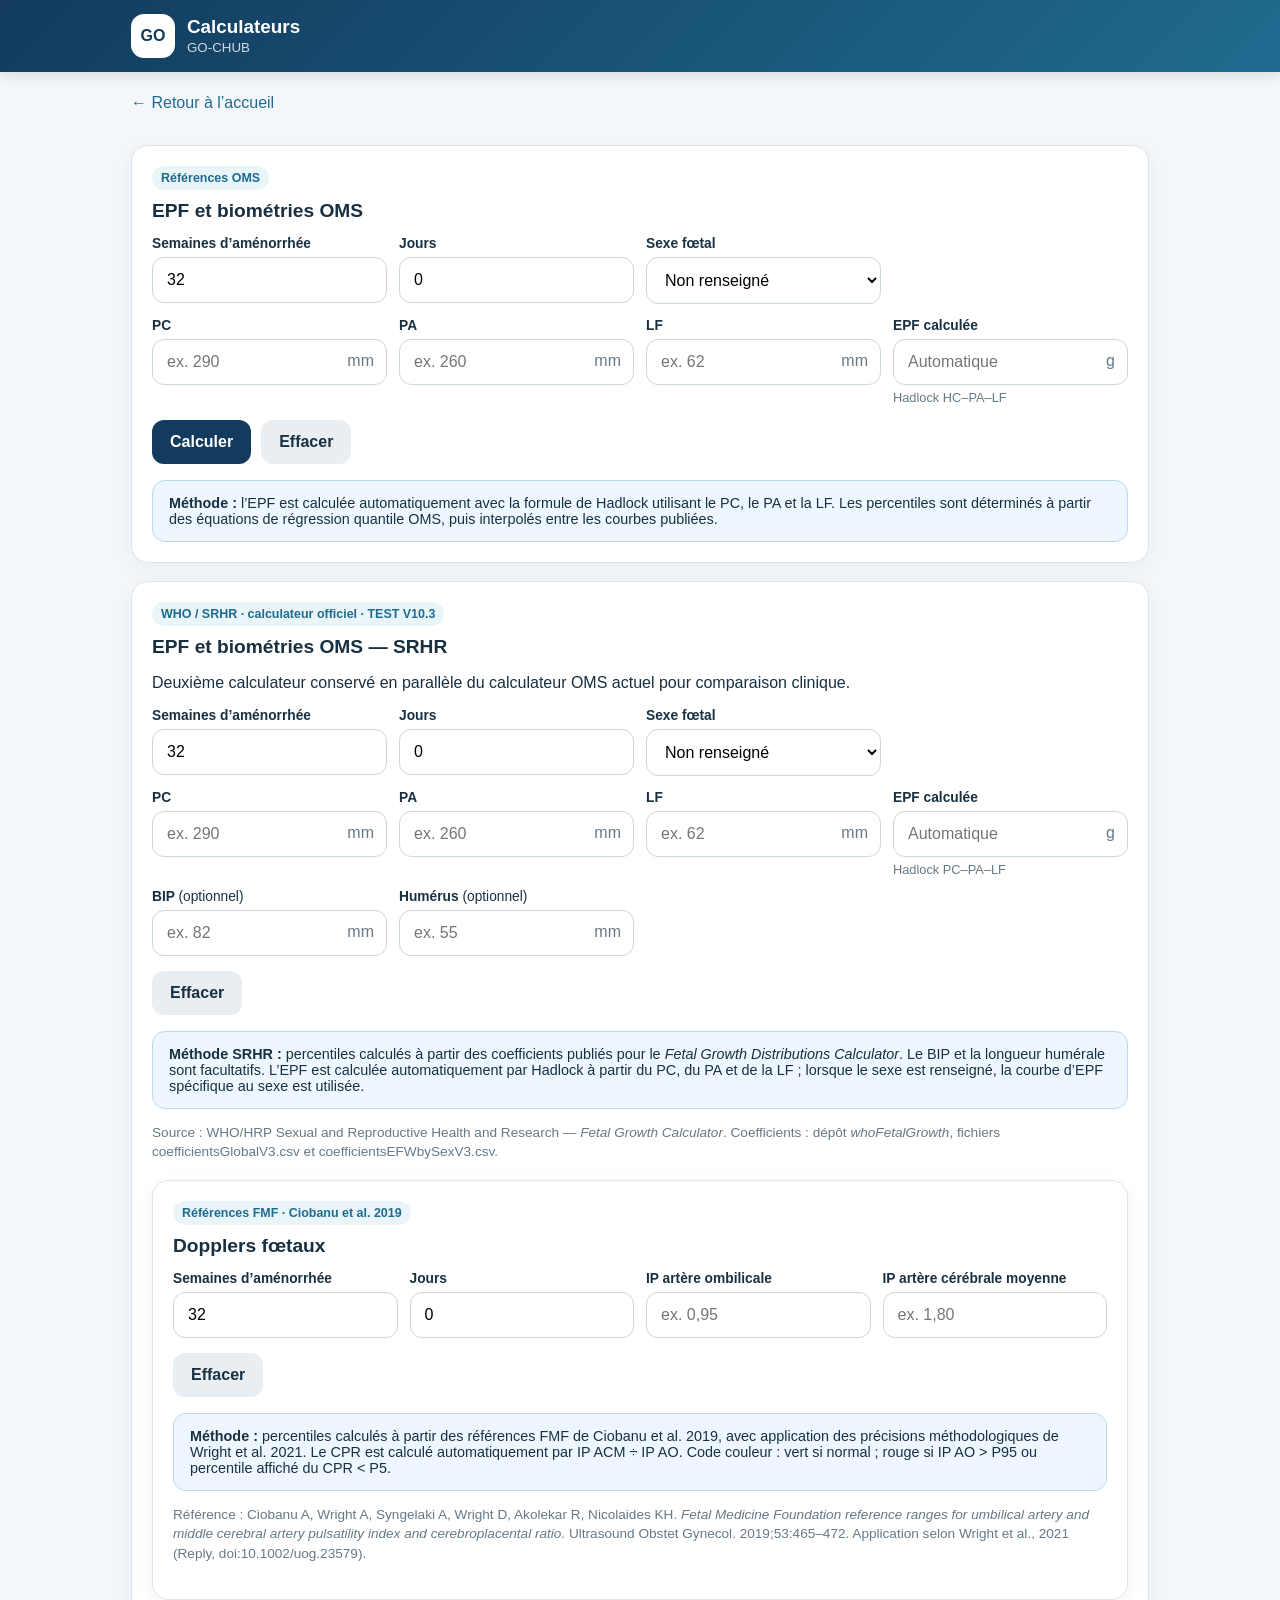
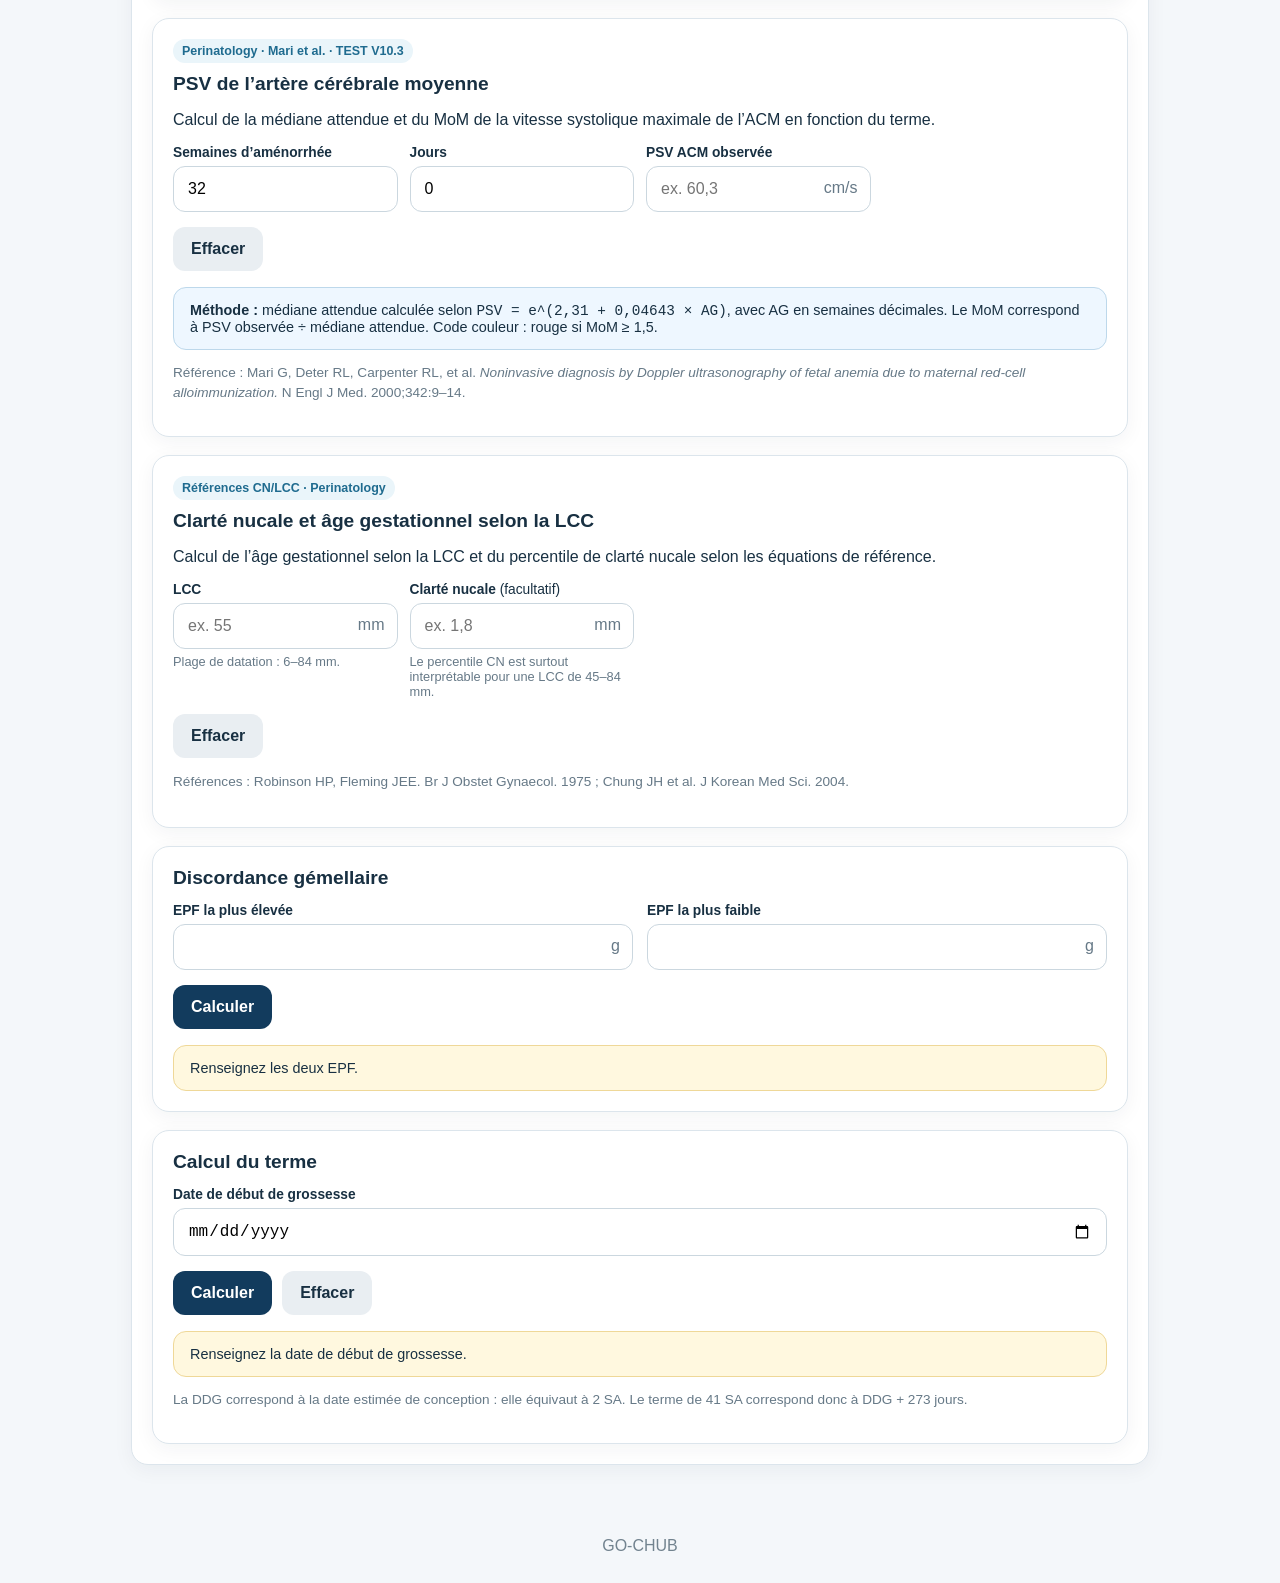
<file: calculateurs_V10_3_TEST_PSV_affichage.html>
<!doctype html>
<html lang="fr">
<head>
<meta charset="utf-8">
<meta name="viewport" content="width=device-width,initial-scale=1,viewport-fit=cover">
<meta name="theme-color" content="#123b5d">
<link rel="stylesheet" href="assets/style.css">
<title>Calculateurs · GO-CHUB</title>
<style>
.efw-highlight{background:#eaf5fa;border-color:#9fc9dc}
.form-help{font-size:.8rem;color:var(--muted);margin-top:5px}
.result-value{font-size:1.45rem!important}
.validation{background:#eef7ff;border:1px solid #bdd8eb}
</style>
</head>
<body>
<header class="topbar">
  <div class="topbar-inner">
    <a class="brand" href="index.html">
      <div class="brandmark">GO</div>
      <div><h1>Calculateurs</h1><small>GO-CHUB</small></div>
    </a>
  </div>
</header>
<main>
<a class="back" href="index.html">← Retour à l’accueil</a>

<section id="oms" class="panel">
  <span class="badge">Références OMS</span>
  <h2 style="margin-top:10px">EPF et biométries OMS</h2>
  <div class="formgrid">
    <div class="field">
      <label>Semaines d’aménorrhée</label>
      <input id="weeks" type="number" oninput="scheduleWHO()" min="14" max="40" value="32">
    </div>
    <div class="field">
      <label>Jours</label>
      <input id="days" type="number" oninput="scheduleWHO()" min="0" max="6" value="0">
    </div>
    <div class="field">
      <label>Sexe fœtal</label>
      <select id="sex">
        <option value="unknown">Non renseigné</option>
        <option value="female">Féminin</option>
        <option value="male">Masculin</option>
      </select>
    </div>
  </div>
  <div class="formgrid" style="margin-top:14px">
    <div class="field">
      <label>PC</label>
      <div class="unit"><input id="hc" type="number" oninput="scheduleWHO()" min="1" step="0.1" placeholder="ex. 290"><span>mm</span></div>
    </div>
    <div class="field">
      <label>PA</label>
      <div class="unit"><input id="ac" type="number" oninput="scheduleWHO()" min="1" step="0.1" placeholder="ex. 260"><span>mm</span></div>
    </div>
    <div class="field">
      <label>LF</label>
      <div class="unit"><input id="fl" type="number" oninput="scheduleWHO()" min="1" step="0.1" placeholder="ex. 62"><span>mm</span></div>
    </div>
    <div class="field">
      <label>EPF calculée</label>
      <div class="unit"><input id="efw" type="number" readonly placeholder="Automatique"><span>g</span></div>
      <div class="form-help">Hadlock HC–PA–LF</div>
    </div>
  </div>
  <div class="buttonrow">
    <button class="button" onclick="calculateWHO()">Calculer</button>
    <button id="copy-who-button" class="button secondary hidden" onclick="copyWHOResults()">📋 Copier</button>
    <button class="button secondary" onclick="resetWHO()">Effacer</button>
  </div>

  <div id="who-results" class="results hidden"></div>
  <div class="notice validation">
    <strong>Méthode :</strong> l’EPF est calculée automatiquement avec la formule de Hadlock utilisant le PC, le PA et la LF. Les percentiles sont déterminés à partir des équations de régression quantile OMS, puis interpolés entre les courbes publiées.
  </div>
  

</section>

<section id="srhr" class="panel">
  <span class="badge">WHO / SRHR · calculateur officiel · TEST V10.3</span>
  <h2 style="margin-top:10px">EPF et biométries OMS — SRHR</h2>
  <p>Deuxième calculateur conservé en parallèle du calculateur OMS actuel pour comparaison clinique.</p>

  <div class="formgrid">
    <div class="field">
      <label>Semaines d’aménorrhée</label>
      <input id="srhr-weeks" type="number" min="14" max="40" value="32" oninput="calculateSRHR()">
    </div>
    <div class="field">
      <label>Jours</label>
      <input id="srhr-days" type="number" min="0" max="6" value="0" oninput="calculateSRHR()">
    </div>
    <div class="field">
      <label>Sexe fœtal</label>
      <select id="srhr-sex" onchange="calculateSRHR()">
        <option value="unknown">Non renseigné</option>
        <option value="F">Féminin</option>
        <option value="M">Masculin</option>
      </select>
    </div>
  </div>

  <div class="formgrid" style="margin-top:14px">
    <div class="field">
      <label>PC</label>
      <div class="unit"><input id="srhr-hc" type="number" min="1" step="0.1" placeholder="ex. 290" oninput="calculateSRHR()"><span>mm</span></div>
    </div>
    <div class="field">
      <label>PA</label>
      <div class="unit"><input id="srhr-ac" type="number" min="1" step="0.1" placeholder="ex. 260" oninput="calculateSRHR()"><span>mm</span></div>
    </div>
    <div class="field">
      <label>LF</label>
      <div class="unit"><input id="srhr-fl" type="number" min="1" step="0.1" placeholder="ex. 62" oninput="calculateSRHR()"><span>mm</span></div>
    </div>
    <div class="field">
      <label>EPF calculée</label>
      <div class="unit"><input id="srhr-efw" type="number" readonly placeholder="Automatique"><span>g</span></div>
      <div class="form-help">Hadlock PC–PA–LF</div>
    </div>
    <div class="field">
      <label>BIP <span style="font-weight:400">(optionnel)</span></label>
      <div class="unit"><input id="srhr-bpd" type="number" min="1" step="0.1" placeholder="ex. 82" oninput="calculateSRHR()"><span>mm</span></div>
    </div>
    <div class="field">
      <label>Humérus <span style="font-weight:400">(optionnel)</span></label>
      <div class="unit"><input id="srhr-hl" type="number" min="1" step="0.1" placeholder="ex. 55" oninput="calculateSRHR()"><span>mm</span></div>
    </div>
  </div>

  <div class="buttonrow">
    <button id="copy-srhr-button" class="button secondary hidden" onclick="copySRHRResults()">📋 Copier</button>
    <button class="button secondary" onclick="resetSRHR()">Effacer</button>
  </div>

  <div id="srhr-results" class="results hidden"></div>

  <div class="notice validation">
    <strong>Méthode SRHR :</strong> percentiles calculés à partir des coefficients publiés pour le
    <em>Fetal Growth Distributions Calculator</em>. Le BIP et la longueur humérale sont facultatifs.
    L’EPF est calculée automatiquement par Hadlock à partir du PC, du PA et de la LF ; lorsque le sexe
    est renseigné, la courbe d’EPF spécifique au sexe est utilisée.
  </div>
  <p class="source">
    Source : WHO/HRP Sexual and Reproductive Health and Research — <em>Fetal Growth Calculator</em>.
    Coefficients : dépôt <em>whoFetalGrowth</em>, fichiers coefficientsGlobalV3.csv et coefficientsEFWbySexV3.csv.
  </p>


<section id="doppler" class="panel">
  <span class="badge">Références FMF · Ciobanu et al. 2019</span>
  <h2 style="margin-top:10px">Dopplers fœtaux</h2>
  <div class="formgrid">
    <div class="field">
      <label>Semaines d’aménorrhée</label>
      <input id="doppler-weeks" type="number" min="20" max="42" value="32" oninput="calculateDoppler()">
    </div>
    <div class="field">
      <label>Jours</label>
      <input id="doppler-days" type="number" min="0" max="6" value="0" oninput="calculateDoppler()">
    </div>
    <div class="field">
      <label>IP artère ombilicale</label>
      <input id="ua-pi" type="number" min="0.01" step="0.01" placeholder="ex. 0,95" oninput="calculateDoppler()">
    </div>
    <div class="field">
      <label>IP artère cérébrale moyenne</label>
      <input id="mca-pi" type="number" min="0.01" step="0.01" placeholder="ex. 1,80" oninput="calculateDoppler()">
    </div>
  </div>
  <div class="buttonrow">
    <button id="copy-doppler-button" class="button secondary hidden" onclick="copyDopplerResults()">📋 Copier</button>
    <button class="button secondary" onclick="resetDoppler()">Effacer</button>
  </div>

  <div id="doppler-results" class="results hidden"></div>
  <div class="notice validation">
    <strong>Méthode :</strong> percentiles calculés à partir des références FMF de Ciobanu et al. 2019, avec application des précisions méthodologiques de Wright et al. 2021. Le CPR est calculé automatiquement par IP ACM ÷ IP AO. Code couleur : vert si normal ; rouge si IP AO > P95 ou percentile affiché du CPR < P5.
  </div>
  <p class="source">
    Référence : Ciobanu A, Wright A, Syngelaki A, Wright D, Akolekar R, Nicolaides KH.
    <em>Fetal Medicine Foundation reference ranges for umbilical artery and middle cerebral artery pulsatility index and cerebroplacental ratio.</em>
    Ultrasound Obstet Gynecol. 2019;53:465–472. Application selon Wright et al., 2021 (Reply, doi:10.1002/uog.23579).
  </p>
  <div class="buttonrow">
    
  </div>
</section>


<section id="psv" class="panel">
  <span class="badge">Perinatology · Mari et al. · TEST V10.3</span>
  <h2 style="margin-top:10px">PSV de l’artère cérébrale moyenne</h2>
  <p>Calcul de la médiane attendue et du MoM de la vitesse systolique maximale de l’ACM en fonction du terme.</p>

  <div class="formgrid">
    <div class="field">
      <label>Semaines d’aménorrhée</label>
      <input id="psv-weeks" type="number" min="16" max="42" value="32" oninput="calculatePSV()">
    </div>
    <div class="field">
      <label>Jours</label>
      <input id="psv-days" type="number" min="0" max="6" value="0" oninput="calculatePSV()">
    </div>
    <div class="field">
      <label>PSV ACM observée</label>
      <div class="unit">
        <input id="psv-value" type="number" min="1" step="0.1" placeholder="ex. 60,3" oninput="calculatePSV()">
        <span>cm/s</span>
      </div>
    </div>
  </div>

  <div class="buttonrow">
    <button id="copy-psv-button" class="button secondary hidden" onclick="copyPSVResults()">📋 Copier</button>
    <button class="button secondary" onclick="resetPSV()">Effacer</button>
  </div>

  <div id="psv-results" class="results hidden"></div>

  <div class="notice validation">
    <strong>Méthode :</strong> médiane attendue calculée selon
    <code>PSV = e^(2,31 + 0,04643 × AG)</code>,
    avec AG en semaines décimales. Le MoM correspond à PSV observée ÷ médiane attendue.
    Code couleur : rouge si MoM ≥ 1,5.
  </div>

  <p class="source">
    Référence : Mari G, Deter RL, Carpenter RL, et al.
    <em>Noninvasive diagnosis by Doppler ultrasonography of fetal anemia due to maternal red-cell alloimmunization.</em>
    N Engl J Med. 2000;342:9–14.
  </p>
</section>

<section id="cn" class="panel">
  <span class="badge">Références CN/LCC · Perinatology</span>
  <h2 style="margin-top:10px">Clarté nucale et âge gestationnel selon la LCC</h2>
  <p>Calcul de l’âge gestationnel selon la LCC et du percentile de clarté nucale selon les équations de référence.</p>

  <div class="formgrid">
    <div class="field">
      <label>LCC</label>
      <div class="unit"><input id="nt-crl" type="number" min="6" max="84" step="0.1" placeholder="ex. 55" oninput="calculateNT()"><span>mm</span></div>
      <div class="form-help">Plage de datation : 6–84 mm.</div>
    </div>
    <div class="field">
      <label>Clarté nucale <span style="font-weight:400">(facultatif)</span></label>
      <div class="unit"><input id="nt-value" type="number" min="0.1" step="0.1" placeholder="ex. 1,8" oninput="calculateNT()"><span>mm</span></div>
      <div class="form-help">Le percentile CN est surtout interprétable pour une LCC de 45–84 mm.</div>
    </div>
  </div>

  <div class="buttonrow">
    <button id="copy-nt-button" class="button secondary hidden" onclick="copyNTResults()">📋 Copier</button>
    <button class="button secondary" onclick="resetNT()">Effacer</button>
  </div>

  <div id="nt-results" class="results hidden"></div>

  

  <p class="source">
    Références : Robinson HP, Fleming JEE. Br J Obstet Gynaecol. 1975 ; Chung JH et al. J Korean Med Sci. 2004. 
  </p>

  <div class="buttonrow">
    
  </div>
</section>

<section id="discordance" class="panel">
  <h2>Discordance gémellaire</h2>
  <div class="grid grid2">
    <div class="field"><label>EPF la plus élevée</label><div class="unit"><input id="big" type="number"><span>g</span></div></div>
    <div class="field"><label>EPF la plus faible</label><div class="unit"><input id="small" type="number"><span>g</span></div></div>
  </div>
  <div class="buttonrow"><button class="button" onclick="discordance()">Calculer</button></div>
  <div id="discordance-result" class="notice">Renseignez les deux EPF.</div>
</section>

<section id="terme" class="panel">
  <h2>Calcul du terme</h2>
  <div class="field"><label>Date de début de grossesse</label><input id="ddg" type="date" oninput="terme()"></div>
  <div class="buttonrow"><button class="button" onclick="terme()">Calculer</button><button class="button secondary" onclick="resetTerme()">Effacer</button></div>
  <div id="terme-result" class="notice">Renseignez la date de début de grossesse.</div>
  <p class="source">La DDG correspond à la date estimée de conception : elle équivaut à 2 SA. Le terme de 41 SA correspond donc à DDG + 273 jours.</p>
</section>
</main>

<footer>GO-CHUB</footer>

<script>
// Références OMS intégrées directement dans la page pour éviter tout échec de chargement
// ou conflit de cache du fichier JSON sur GitHub Pages/PWA.
const WHO = {"EFW":[{"q":0.025,"b":[-0.23051839,0.40051112,-0.00617993,3.166e-05]},{"q":0.05,"b":[-0.1620571,0.39396537,-0.00579733,2.553e-05]},{"q":0.1,"b":[-0.04558876,0.38931405,-0.00574528,2.656e-05]},{"q":0.25,"b":[-0.01225877,0.39383640000000003,-0.00592305,2.886e-05]},{"q":0.5,"b":[0.15731009,0.38306794,-0.00554047,2.466e-05]},{"q":0.75,"b":[0.29329739,0.37609623,-0.00529255,2.184e-05]},{"q":0.9,"b":[0.35314223,0.37648687,-0.00528743,2.148e-05]},{"q":0.95,"b":[0.28502506,0.39062147,-0.00582929,2.791e-05]},{"q":0.975,"b":[0.40817059,0.38106821,-0.00550914,2.467e-05]}],"AC":[{"q":0.025,"b":[1.19202779,0.31475668,-0.00801581,7.514e-05]},{"q":0.05,"b":[1.09869954,0.33008000000000004,-0.00862096,8.254e-05]},{"q":0.1,"b":[1.24418122,0.3163154,-0.00814093,7.725e-05]},{"q":0.25,"b":[1.44520879,0.29943379,-0.00759672,7.167e-05]},{"q":0.5,"b":[1.58552931,0.28993678,-0.00732652,6.926e-05]},{"q":0.75,"b":[1.71452507,0.28136707,-0.00708196,6.709e-05]},{"q":0.9,"b":[1.78078382,0.27927889,-0.00706438,6.751e-05]},{"q":0.95,"b":[1.83213806,0.27710695,-0.00703389,6.761e-05]},{"q":0.975,"b":[2.03674473,0.25713846,-0.00634919,6.005e-05]}],"FL":[{"q":0.025,"b":[-7.27187178,1.28298929,-0.05806019,0.00121314,-9.6e-06]},{"q":0.05,"b":[-7.07052933,1.26780053,-0.05775563,0.00121608,-9.699999999999999e-06]},{"q":0.1,"b":[-6.69175407,1.22500911,-0.05592062,0.0011832000000000001,-9.5e-06]},{"q":0.25,"b":[-6.07953119,1.15245171,-0.05255107,0.00111419,-8.98e-06]},{"q":0.5,"b":[-5.54922621,1.0955999,-0.05013109,0.00106781,-8.64e-06]},{"q":0.75,"b":[-4.68666987,0.97811179,-0.04393191,0.00092347,-7.39e-06]},{"q":0.9,"b":[-4.31219597,0.94038705,-0.04247099,0.00089978,-7.26e-06]},{"q":0.95,"b":[-4.12398208,0.92034421,-0.0415729,0.00088106,-7.11e-06]},{"q":0.975,"b":[-3.64483931,0.85702813,-0.03840057,0.00081206,-6.56e-06]}],"HC":[{"q":0.025,"b":[1.59317517,0.29459801,-0.00738604,6.57e-05]},{"q":0.05,"b":[1.74883946,0.27840528,-0.00677991,5.836e-05]},{"q":0.1,"b":[1.83059537,0.27244251,-0.00659547,5.6399999999999995e-05]},{"q":0.25,"b":[1.94181945,0.26584757,-0.00644545,5.545e-05]},{"q":0.5,"b":[2.09924879,0.25337366,-0.00605648,5.143e-05]},{"q":0.75,"b":[2.20777452,0.24521232,-0.00578558,4.84e-05]},{"q":0.9,"b":[2.31777,0.23665151,-0.00550781,4.54e-05]},{"q":0.95,"b":[2.39550106,0.22958667,-0.00525318,4.237e-05]},{"q":0.975,"b":[2.5007407,0.22006785,-0.00493623,3.891e-05]}]};

let lastWHOText = '';
function curveValue(row, ga){
  const logValue = row.b.reduce((sum, coefficient, degree) =>
    sum + coefficient * ga ** degree, 0);
  return Math.exp(logValue);
}
function percentileWHO(metric, ga, value){
  value = Math.trunc(Number(value));
  const rows = WHO && WHO[metric];
  if(!Array.isArray(rows) || !rows.length || !Number.isFinite(value)){
    return {label:'Erreur de calcul',p:null,status:'low'};
  }
  const pts = rows
    .map(r => ({q:Number(r.q), value:curveValue(r,ga)}))
    .filter(r => Number.isFinite(r.q) && Number.isFinite(r.value))
    .sort((a,b) => a.q-b.q);
  if(pts.length < 2) return {label:'Erreur de calcul',p:null,status:'low'};
  if(value < pts[0].value) return {label:'< P2,5', p:2.5, status:'low'};
  if(value > pts[pts.length-1].value) return {label:'> P97,5', p:97.5, status:'high'};
  for(let i=0;i<pts.length-1;i++){
    const a=pts[i], b=pts[i+1];
    if(value >= a.value && value <= b.value){
      const f=(value-a.value)/(b.value-a.value);
      const p=(a.q + f*(b.q-a.q))*100;
      return {
        label:'P'+p.toFixed(1).replace('.',','),
        p:p,
        status:p<10?'low':p>90?'high':'normal'
      };
    }
  }
  return {label:'—',p:null,status:''};
}
function hadlockHCACFL(hcMm, acMm, flMm){
  const HC=hcMm/10, AC=acMm/10, FL=flMm/10;
  const log10 =
    1.326 +
    0.0107*HC +
    0.0438*AC +
    0.158*FL -
    0.00326*AC*FL;
  return Math.pow(10,log10);
}

function resultCard(name,val,unit,r,extra=''){
  return `<div class="result ${r.status} ${extra}">
    <small>${name} · ${val} ${unit}</small>
    <strong class="${extra?'result-value':''}">${r.label}</strong>
  </div>`;
}
function calculateWHO(){
  const w=Number(document.getElementById('weeks').value);
  const d=Number(document.getElementById('days').value);
  const ga=w+d/7;

  if(w<14 || w>40 || d<0 || d>6){
    alert('Le terme doit être compris entre 14+0 et 40+6 SA.');
    return;
  }

  const hc=Number(document.getElementById('hc').value);
  const ac=Number(document.getElementById('ac').value);
  const fl=Number(document.getElementById('fl').value);

  let html='';
  if(hc>0) html += resultCard('PC',formatNum(hc),'mm',percentileWHO('HC',ga,hc));
  if(ac>0) html += resultCard('PA',formatNum(ac),'mm',percentileWHO('AC',ga,ac));
  if(fl>0) html += resultCard('LF',formatNum(fl),'mm',percentileWHO('FL',ga,fl));
  if(hc>0 && ac>0 && fl>0){
    const efw=hadlockHCACFL(hc,ac,fl);
    document.getElementById('efw').value=efw.toFixed(1);
    html += resultCard(
      'EPF Hadlock',
      efw.toFixed(1).replace('.',','),
      'g',
      percentileWHO('EFW',ga,efw),
      'efw-highlight'
    );
  } else {
    document.getElementById('efw').value='';
  }
  const box=document.getElementById('who-results');
  box.innerHTML=html || '<div class="notice">Renseignez au moins une biométrie.</div>';
  box.classList.remove('hidden');
  const copyButton=document.getElementById('copy-who-button');
  const parts=[];
  if(hc>0){
    const r=percentileWHO('HC',ga,hc);
    parts.push(`PC ${formatNum(hc)} mm (${r.label})`);
  }
  if(ac>0){
    const r=percentileWHO('AC',ga,ac);
    parts.push(`PA ${formatNum(ac)} mm (${r.label})`);
  }
  if(fl>0){
    const r=percentileWHO('FL',ga,fl);
    parts.push(`LF ${formatNum(fl)} mm (${r.label})`);
  }
  if(hc>0 && ac>0 && fl>0){
    const efw=hadlockHCACFL(hc,ac,fl);
    const r=percentileWHO('EFW',ga,efw);
    parts.push(`EPF Hadlock ${Math.round(efw)} g (${r.label})`);
  }
  lastWHOText=parts.join(', ');
  if(lastWHOText){
    copyButton.classList.remove('hidden');
  } else {
    copyButton.classList.add('hidden');
  }
}
function formatNum(v){
  return Number.isInteger(v) ? String(v) : v.toFixed(1).replace('.',',');
}

async function copyWHOResults(){
  if(!lastWHOText) return;
  const text='Biométries : '+lastWHOText+'.';
  try{
    await navigator.clipboard.writeText(text);
  }catch(e){
    const area=document.createElement('textarea');
    area.value=text;
    area.style.position='fixed';
    area.style.opacity='0';
    document.body.appendChild(area);
    area.select();
    document.execCommand('copy');
    area.remove();
  }
  const button=document.getElementById('copy-who-button');
  const original=button.textContent;
  button.textContent='✓ Copié';
  setTimeout(()=>button.textContent=original,1200);
}
function resetWHO(){
  ['hc','ac','fl','efw'].forEach(id=>document.getElementById(id).value='');
  document.getElementById('who-results').classList.add('hidden');
  document.getElementById('copy-who-button').classList.add('hidden');
  lastWHOText='';
}

let whoTimer=null;
function scheduleWHO(){
  clearTimeout(whoTimer);
  whoTimer=setTimeout(()=>{
    const hc=Number(document.getElementById('hc').value);
    const ac=Number(document.getElementById('ac').value);
    const fl=Number(document.getElementById('fl').value);
    if(hc>0 || ac>0 || fl>0) calculateWHO();
  },120);
}

let lastDopplerText='';
function erfApprox(x){
  const sign=x<0?-1:1;
  x=Math.abs(x);
  const a1=0.254829592, a2=-0.284496736, a3=1.421413741,
        a4=-1.453152027, a5=1.061405429, p=0.3275911;
  const t=1/(1+p*x);
  const y=1-(((((a5*t+a4)*t)+a3)*t+a2)*t+a1)*t*Math.exp(-x*x);
  return sign*y;
}

function normalCDF(z){
  return 0.5*(1+erfApprox(z/Math.sqrt(2)));
}
function percentileFromZ(z){
  const p=normalCDF(z)*100;
  const rounded=Math.max(0,Math.min(100,Math.ceil(p)));
  return {p:p,rounded:rounded,label:'P'+rounded};
}

function dopplerReference(gaDays){
  // V9.4 — équations publiées Ciobanu et al. 2019,
  // appliquées selon la clarification de Wright et al. 2021.
  // Les distributions de MCA-PI et CPR sont traitées sur l'échelle log10.
  // Pour UA-PI, la médiane est linéaire sur l'échelle originale,
  // puis transformée en log10 pour le calcul du z-score.

  const uaMedian = 1.6473 - 0.003005*gaDays;
  const uaSdLog =
    0.08713
    - 0.0002936*gaDays
    + 0.0000009355*gaDays**2;

  // MCA : les coefficients publiés sont arrondis dans l'article.
  // La FMF en ligne utilise une dispersion log10 quasi constante.
  // Recalibrage déduit de plusieurs sorties FMF concordantes :
  // SD(log10 MCA-PI) ≈ 0,06349.
  // Une correction linéaire minime de la médiane compense l'arrondi
  // des coefficients publiés et reproduit les z-scores FMF.
  const mcaMedianLogPublished =
    0.3117
    - 0.007100*gaDays
    + 0.00006345*gaDays**2
    - 0.0000001443*gaDays**3;

  const mcaMedianCorrection =
    -0.0013433608737362765
    + 0.000008432239649842976*gaDays;

  const mcaMedianLog = mcaMedianLogPublished + mcaMedianCorrection;
  const mcaSdLog = 0.06349;

  const cprMedianLog =
    -0.3564
    + 0.0003969*gaDays
    + 0.00003199*gaDays**2
    - 0.00000009266*gaDays**3;

  const cprSdLog =
    0.1948
    - 0.001220*gaDays
    + 0.000003262*gaDays**2;

  return {
    ua:{
      medianLog:Math.log10(uaMedian),
      sdLog:uaSdLog,
      median:uaMedian
    },
    mca:{
      medianLog:mcaMedianLog,
      sdLog:mcaSdLog,
      median:10**mcaMedianLog
    },
    cpr:{
      medianLog:cprMedianLog,
      sdLog:cprSdLog,
      median:10**cprMedianLog
    }
  };
}
function dopplerCalcOne(value, ref){
  if(!(value>0) || !(ref.sdLog>0)) return null;
  const z=(Math.log10(value)-ref.medianLog)/ref.sdLog;
  const pct=percentileFromZ(z);
  return {z:z,p:pct.p,rounded:pct.rounded,label:pct.label,median:ref.median};
}
function dopplerCard(name,value,r,kind){
  let cls='normal';
  if(kind==='ua' && r.p>95) cls='low';
  if(kind==='cpr' && r.rounded<5) cls='low';
  return `<div class="result ${cls}">
    <small>${name} · ${value.toFixed(2).replace('.',',')}</small>
    <strong>${r.label}</strong>
  </div>`;
}
function calculateDoppler(){
  const w=Number(document.getElementById('doppler-weeks').value);
  const d=Number(document.getElementById('doppler-days').value);
  const ua=Number(document.getElementById('ua-pi').value);
  const mca=Number(document.getElementById('mca-pi').value);
  const box=document.getElementById('doppler-results');
  const copyBtn=document.getElementById('copy-doppler-button');
  if(w<20 || w>42 || d<0 || d>6){
    box.innerHTML='<div class="notice">Le terme doit être compris entre 20+0 et 42+6 SA.</div>';
    box.classList.remove('hidden');
    copyBtn.classList.add('hidden');
    return;
  }

  const gaDays=w*7+d;
  const ref=dopplerReference(gaDays);
  let out='';
  const parts=[];
  if(ua>0){
    const r=dopplerCalcOne(ua,ref.ua);
    if(r){
      out+=dopplerCard('IP artère ombilicale',ua,r,'ua');
      parts.push(`IP AO ${ua.toFixed(2).replace('.',',')} (${r.label})`);
    }
  }

  if(mca>0){
    const r=dopplerCalcOne(mca,ref.mca);
    if(r){
      out+=dopplerCard('IP artère cérébrale moyenne',mca,r,'mca');
      parts.push(`IP ACM ${mca.toFixed(2).replace('.',',')} (${r.label})`);
    }
  }
  if(ua>0 && mca>0){
    const cpr=mca/ua;
    const r=dopplerCalcOne(cpr,ref.cpr);
    if(r){
      out+=dopplerCard('CPR',cpr,r,'cpr');
      parts.push(`CPR ${cpr.toFixed(2).replace('.',',')} (${r.label})`);
    }
  }
  if(out){
    box.innerHTML=out;
    box.classList.remove('hidden');
    lastDopplerText=`Dopplers à ${w}+${d} SA : `+parts.join(', ')+'.';
    copyBtn.classList.remove('hidden');
  }else{
    box.classList.add('hidden');
    box.innerHTML='';
    lastDopplerText='';
    copyBtn.classList.add('hidden');
  }
}
async function copyDopplerResults(){
  if(!lastDopplerText) return;
  try{
    await navigator.clipboard.writeText(lastDopplerText);
  }catch(e){
    const area=document.createElement('textarea');
    area.value=lastDopplerText;
    area.style.position='fixed';
    area.style.opacity='0';
    document.body.appendChild(area);
    area.select();
    document.execCommand('copy');
    area.remove();
  }
  const button=document.getElementById('copy-doppler-button');
  const original=button.textContent;
  button.textContent='✓ Copié';
  setTimeout(()=>button.textContent=original,1200);
}
function resetDoppler(){
  document.getElementById('ua-pi').value='';
  document.getElementById('mca-pi').value='';
  document.getElementById('doppler-results').classList.add('hidden');
  document.getElementById('doppler-results').innerHTML='';
  document.getElementById('copy-doppler-button').classList.add('hidden');
  lastDopplerText='';
}
let lastNTText='';
function ntExpected(crl){
  return 0.437 + 0.01969*crl;
}
function ntSigma(crl){
  // Recalibrage sur les comparaisons Perinatology : légère variation de dispersion avec la LCC.
  return 0.58203 - 0.0004391*crl;
}
function crlGestationalAgeDays(crl){
  // V9.1 : formule continue de datation LCC, calibrée sur Perinatology.
  // AG (jours) = 23,73 + 8,052 × sqrt(LCC × 1,037)
  // Perinatology correspond à l'arrondi au jour supérieur.
  return Math.ceil(23.73 + 8.052*Math.sqrt(crl*1.037));
}
function calculateNT(){
  const crl=Number(document.getElementById('nt-crl').value);
  const ntRaw=document.getElementById('nt-value').value;
  const nt=Number(ntRaw);
  const hasNT=ntRaw!=='' && Number.isFinite(nt) && nt>0;
  const box=document.getElementById('nt-results');
  const copyBtn=document.getElementById('copy-nt-button');

  if(!crl){
    box.classList.add('hidden');
    copyBtn.classList.add('hidden');
    lastNTText='';
    return;
  }
  if(!(crl>=6 && crl<=84)){
    box.innerHTML='<div class="notice">La LCC doit être comprise entre 6 et 84 mm.</div>';
    box.classList.remove('hidden');
    copyBtn.classList.add('hidden');
    lastNTText='';
    return;
  }

  const gaDays=crlGestationalAgeDays(crl);
  const gaW=Math.floor(gaDays/7);
  const gaD=gaDays%7;
  const expected=ntExpected(crl);

  let html=`<div class="result normal">
      <small>Âge gestationnel estimé · LCC ${crl.toFixed(1).replace('.',',')} mm</small>
      <strong>${gaW} SA + ${gaD} j</strong>
    </div>`;

  let copy=`LCC ${crl.toFixed(1).replace('.',',')} mm : âge gestationnel estimé ${gaW} SA + ${gaD} j`;

  if(hasNT){
    const z=(nt-expected)/ntSigma(crl);
    const pRaw=0.5*(1+erfApprox(z/Math.SQRT2))*100;
    const pRounded=Math.max(0,Math.min(100,Math.round(pRaw)));
    const pct={p:pRaw,rounded:pRounded,label:'P'+pRounded};
    const cls=pct.rounded>=95?'low':'normal';
    html += `<div class="result ${cls}">
        <small>Clarté nucale · ${nt.toFixed(1).replace('.',',')} mm</small>
        <strong>${pct.label}</strong>
      </div>`;
    copy += ` ; CN mesurée ${nt.toFixed(1).replace('.',',')} mm (${pct.label})`;
  }

  box.innerHTML=html;
  box.classList.remove('hidden');
  lastNTText=copy+'.';
  copyBtn.classList.remove('hidden');
}
async function copyNTResults(){
  if(!lastNTText) return;
  try{ await navigator.clipboard.writeText(lastNTText); }
  catch(e){
    const area=document.createElement('textarea');
    area.value=lastNTText; area.style.position='fixed'; area.style.opacity='0';
    document.body.appendChild(area); area.select(); document.execCommand('copy'); area.remove();
  }
  const button=document.getElementById('copy-nt-button');
  const original=button.textContent; button.textContent='✓ Copié';
  setTimeout(()=>button.textContent=original,1200);
}
function resetNT(){
  document.getElementById('nt-crl').value='';
  document.getElementById('nt-value').value='';
  document.getElementById('nt-results').classList.add('hidden');
  document.getElementById('nt-results').innerHTML='';
  document.getElementById('copy-nt-button').classList.add('hidden');
  lastNTText='';
}

function discordance(){
  const a=Number(document.getElementById('big').value);
  const b=Number(document.getElementById('small').value);
  if(!a||!b){
    document.getElementById('discordance-result').textContent='Renseignez les deux EPF.';
    return;
  }
  const mx=Math.max(a,b),mn=Math.min(a,b),v=(mx-mn)/mx*100;
  document.getElementById('discordance-result').innerHTML=
    '<strong>'+v.toFixed(1).replace('.',',')+' %</strong><br>' +
    '(EPF la plus élevée − EPF la plus faible) / EPF la plus élevée × 100.';
}
function terme(){
  const input=document.getElementById('ddg');
  const box=document.getElementById('terme-result');
  if(!input.value){
    box.textContent='Renseignez la date de début de grossesse.';
    return;
  }

  const ddg=new Date(input.value+'T12:00:00');
  const today=new Date();
  today.setHours(12,0,0,0);

  const elapsed=Math.floor((today-ddg)/86400000);
  const amenorrheaDays=elapsed+14;
  const weeks=Math.floor(amenorrheaDays/7);
  const days=((amenorrheaDays%7)+7)%7;
  const term=new Date(ddg);
  term.setDate(term.getDate()+273);

  let current;
  if(amenorrheaDays<0){
    current='La DDG saisie est postérieure à la date du jour.';
  }else{
    current=`Terme aujourd’hui : <strong>${weeks} SA + ${days} jour${days>1?'s':''}</strong>`;
  }

  box.innerHTML=current+'<br>Terme à 41 SA : <strong>'+term.toLocaleDateString('fr-FR')+'</strong>';
}
function resetTerme(){
  document.getElementById('ddg').value='';
  document.getElementById('terme-result').textContent='Renseignez la date de début de grossesse.';
}

const SRHR_FL = [
[0.01,-7.63357391915398,1.32616480908407,-0.0603406386286656,0.00127059302964739,-1.01590910980777e-05],
[0.025,-7.27187176976836,1.28298928826162,-0.0580601892487905,0.00121314319801879,-9.60171505470123e-06],
[0.05,-7.07052933404414,1.26780052700097,-0.0577556347769781,0.00121608381996396,-9.70361787292646e-06],
[0.1,-6.69175407354157,1.22500911064189,-0.055920618206786,0.00118320191905997,-9.50365006831978e-06],
[0.25,-6.07953118554742,1.15245170563351,-0.0525510654314434,0.00111418613323875,-8.9802280974713e-06],
[0.5,-5.54922620776446,1.09559990166124,-0.0501310925949098,0.0010678072569586,-8.63970606288493e-06],
[0.75,-4.68666987282664,0.978111793398168,-0.0439319069083821,0.00092346644003072,-7.39427758542544e-06],
[0.9,-4.31219596825529,0.94038705308254,-0.0424709867520927,0.00089977742409265,-7.26284658350453e-06],
[0.95,-4.12398207550525,0.920344210800571,-0.0415728969581384,0.000881055511995407,-7.10843959625547e-06],
[0.975,-3.64483930811801,0.857028131514986,-0.038400568548132,0.000812062784461527,-6.55932416998498e-06],
[0.99,-3.40004123807778,0.834596760116344,-0.0376568882663223,0.000803601513837836,-6.55323852770109e-06]
];
const SRHR_BPD = [[0.01, 0.591008401542612, 0.251833515513537, -0.00582602136865785, 4.85842528593502e-05, 0], [0.025, 0.58340478243682, 0.257706867351367, -0.00608380366281251, 5.16940376186165e-05, 0], [0.05, 0.640086541374477, 0.25352855332296, -0.00591651627062447, 4.94614232987744e-05, 0], [0.1, 0.67586050811029, 0.25343383445191, -0.00595606903884204, 5.03055604381436e-05, 0], [0.25, 0.769315103415485, 0.249927024175735, -0.00592399444708251, 5.076548429269e-05, 0], [0.5, 0.872984231314326, 0.243385003540798, -0.00571172523683453, 4.82880035733658e-05, 0], [0.75, 0.983298265402666, 0.236071116567572, -0.00548348083012818, 4.58419655773418e-05, 0], [0.9, 1.01351909208103, 0.237088857953509, -0.0055421492813894, 4.65258350076297e-05, 0], [0.95, 1.11401192681678, 0.228258457814188, -0.00524271052970102, 4.31665697359201e-05, 0], [0.975, 1.17917438634649, 0.224245686901115, -0.00513638678692311, 4.21401138788665e-05, 0], [0.99, 1.18876528083144, 0.22624188722951, -0.00522504825833189, 4.31577122241698e-05, 0]];
const SRHR_HL = [[0.01, -7.78349846701959, 1.38492965874312, -0.0652780187735718, 0.0014150928034733, -1.16119076226422e-05], [0.025, -7.47910160663101, 1.35204523406865, -0.0636532992863844, 0.00137481173675706, -1.12101330502122e-05], [0.05, -6.90099057209008, 1.27054553137824, -0.0591262450111552, 0.0012637456183417, -1.02071740374974e-05], [0.1, -6.53608302749862, 1.2272413635898, -0.0571034895407674, 0.00122207225813435, -9.88852986676249e-06], [0.25, -5.42815715796469, 1.07352977734643, -0.0489087664932973, 0.0010293053840563, -8.20541048892881e-06], [0.5, -4.85748536478029, 1.00813558857801, -0.0460077781702957, 0.000973401688196724, -7.81084345942064e-06], [0.75, -4.3140683823838, 0.943595032408634, -0.042967382499428, 0.000909706728731155, -7.31114518318759e-06], [0.9, -3.70486556990912, 0.86055314135122, -0.0385250212605406, 0.000804666353059272, -6.3896725175013e-06], [0.95, -3.34494754486814, 0.813134285208091, -0.0361206171893883, 0.000751920643315549, -5.96785208299362e-06], [0.975, -3.54703721492887, 0.851835316341919, -0.0385210544307558, 0.000815301857140939, -6.57662126778699e-06], [0.99, -3.41073389554318, 0.845833777301508, -0.0386831969965017, 0.000828259625010723, -6.74931990585841e-06]];
const SRHR_EFW_SEX = {"F": [[0.01, -1.89823055117316, 0.694217690139681, -0.0249755007746458, 0.000533634489533981, -4.7692763424938e-06], [0.025, -0.915523725804273, 0.529374415518249, -0.0147446585958276, 0.000269201219853759, -2.3537061714461e-06], [0.05, -0.0356552265566936, 0.376064209229977, -0.00496950115937874, 1.00880399508847e-05, 8.87897379966417e-08], [0.1, 0.155170122624531, 0.356594762998776, -0.00401282727802378, -1.14891004630409e-05, 2.91905926442287e-07], [0.25, -0.00617926685323766, 0.391489315579454, -0.00583983363713264, 2.74701265932854e-05, 1.25218741602196e-08], [0.5, 0.247277418113423, 0.370440200280727, -0.00507278668575342, 1.79658724333519e-05, 3.17102018612384e-08], [0.75, 0.376784712355285, 0.361976162764535, -0.00463535949504953, 8.51326693543256e-06, 1.04436638183705e-07], [0.9, 0.286538459425835, 0.387048945293849, -0.00606592437416756, 4.19335923075898e-05, -1.64397771501855e-07], [0.95, 0.381320788764689, 0.376613696575359, -0.00528117982372732, 1.81818929490566e-05, 7.60085577423407e-08], [0.975, 0.32551154984358, 0.40214557617585, -0.0074145176202411, 8.8196644838898e-05, -7.1015932637436e-07], [0.99, 0.5179331809046, 0.38992943582849, -0.0070512841081792, 8.0249588087978e-05, -5.8757835323298e-07]], "M": [[0.01, 1.0676868754174, 0.18916289014035, 0.0057574178248425, -0.00025890835282806, 2.5773765651089e-06], [0.025, -0.52610096513854, 0.44906549056954, -0.0089009550762548, 9.868293523919e-05, -6.1862373692705e-07], [0.05, -0.264562353403465, 0.412210701662848, -0.00659353966698675, 3.87085414793403e-05, -5.92167006528022e-08], [0.1, -0.0631025226657407, 0.390993877846881, -0.00560764189001381, 1.90944627895524e-05, 8.84241803692905e-08], [0.25, -0.136872920737678, 0.411385471212291, -0.00662710457053528, 4.01078967104191e-05, -6.09266544869339e-08], [0.5, 0.222999048464601, 0.372888830200871, -0.00482835487505679, 5.3892793557086e-06, 1.72630247811947e-07], [0.75, 0.274568726691847, 0.381231662554576, -0.00557248890309729, 2.934934995138e-05, -8.27628809790136e-08], [0.9, 0.240213697127957, 0.391178494734445, -0.00579538706713982, 2.75733050639858e-05, -1.90970772277149e-08], [0.95, 0.238080920038937, 0.394765675971459, -0.00581267491399174, 2.31531669571276e-05, 6.85345268671191e-08], [0.975, 0.79018076483077, 0.32585025131141, -0.0025559098706069, -4.2038969571238e-05, 5.4228420412733e-07], [0.99, -0.63894706453018, 0.59827236973175, -0.020501971506261, 0.00045665099050068, -4.4070188173566e-06]]};
let lastSRHRText = '';

function srhrRows(metric, sex){
  if(metric==='FL') return SRHR_FL.map(x=>({q:x[0],b:x.slice(1)}));
  if(metric==='BPD') return SRHR_BPD.map(x=>({q:x[0],b:x.slice(1)}));
  if(metric==='HL') return SRHR_HL.map(x=>({q:x[0],b:x.slice(1)}));
  if(metric==='EFW' && (sex==='F'||sex==='M'))
    return SRHR_EFW_SEX[sex].map(x=>({q:x[0],b:x.slice(1)}));
  return (WHO[metric]||[]).map(r=>({q:Number(r.q),b:r.b}));
}
function percentileSRHR(metric,ga,value,sex='unknown'){
  value=Number(value);
  const rows=srhrRows(metric,sex);
  if(!rows.length || !Number.isFinite(value)) return {label:'Erreur de calcul',p:null,status:'low'};
  const pts=rows.map(r=>({q:r.q,value:Math.exp(r.b.reduce((s,c,i)=>s+c*ga**i,0))}))
                .sort((a,b)=>a.q-b.q);
  if(value<pts[0].value) return {label:'< P'+(pts[0].q*100).toString().replace('.',','),p:pts[0].q*100,status:'low'};
  if(value>pts[pts.length-1].value) return {label:'> P'+(pts[pts.length-1].q*100).toString().replace('.',','),p:pts[pts.length-1].q*100,status:'high'};
  for(let i=0;i<pts.length-1;i++){
    const a=pts[i],b=pts[i+1];
    if(value>=a.value && value<=b.value){
      const f=(value-a.value)/(b.value-a.value);
      const p=(a.q+f*(b.q-a.q))*100;
      return {label:'P'+p.toFixed(1).replace('.',','),p,status:p<10?'low':p>90?'high':'normal'};
    }
  }
  return {label:'—',p:null,status:''};
}
function calculateSRHR(){
  const w=Number(document.getElementById('srhr-weeks').value), d=Number(document.getElementById('srhr-days').value);
  const ga=w+d/7, sex=document.getElementById('srhr-sex').value;
  if(w<14||w>40||d<0||d>6) return;
  const vals={
    HC:Number(document.getElementById('srhr-hc').value),
    AC:Number(document.getElementById('srhr-ac').value),
    FL:Number(document.getElementById('srhr-fl').value),
    BPD:Number(document.getElementById('srhr-bpd').value),
    HL:Number(document.getElementById('srhr-hl').value)
  };
  let h='', parts=[];
  const labels={HC:'PC',AC:'PA',FL:'LF',BPD:'BIP',HL:'Humérus'};
  for(const m of ['HC','AC','FL','BPD','HL']) if(vals[m]>0){
    const r=percentileSRHR(m,ga,vals[m],sex);
    h+=resultCard(labels[m],formatNum(vals[m]),'mm',r);
    parts.push(`${labels[m]} ${formatNum(vals[m])} mm (${r.label})`);
  }
  if(vals.HC>0&&vals.AC>0&&vals.FL>0){
    const efw=hadlockHCACFL(vals.HC,vals.AC,vals.FL);
    document.getElementById('srhr-efw').value=efw.toFixed(1);
    const r=percentileSRHR('EFW',ga,efw,sex);
    h+=resultCard('EPF Hadlock',efw.toFixed(1).replace('.',','),'g',r,'efw-highlight');
    parts.push(`EPF Hadlock ${Math.round(efw)} g (${r.label})`);
  } else document.getElementById('srhr-efw').value='';
  const box=document.getElementById('srhr-results');
  box.innerHTML=h||'<div class="notice">Renseignez au moins une biométrie.</div>';
  box.classList.remove('hidden');
  lastSRHRText=parts.join(', ');
  document.getElementById('copy-srhr-button').classList.toggle('hidden',!lastSRHRText);
}
async function copySRHRResults(){
  if(!lastSRHRText)return;
  const text='Biométries WHO/SRHR : '+lastSRHRText+'.';
  try{await navigator.clipboard.writeText(text)}catch(e){}
}
function resetSRHR(){
  for(const id of ['srhr-hc','srhr-ac','srhr-fl','srhr-bpd','srhr-hl','srhr-efw']) document.getElementById(id).value='';
  document.getElementById('srhr-results').classList.add('hidden');
  document.getElementById('copy-srhr-button').classList.add('hidden');
  lastSRHRText='';
}


let lastPSVText = '';

function calculatePSV(){
  const w = Number(document.getElementById('psv-weeks').value);
  const d = Number(document.getElementById('psv-days').value);
  const observed = Number(document.getElementById('psv-value').value);

  if(!Number.isFinite(w) || !Number.isFinite(d) || w < 16 || w > 42 || d < 0 || d > 6){
    return;
  }

  const ga = w + d/7;
  const median = Math.exp(2.31 + 0.04643 * ga);
  const threshold = 1.5 * median;
  const box = document.getElementById('psv-results');

  let h = '';

  if(Number.isFinite(observed) && observed > 0){
    const mom = observed / median;
    const status = mom >= 1.5 ? 'high' : 'normal';
    const textColor = mom >= 1.5 ? '#b91c1c' : '#15803d';

    h += `
      <div class="result-card ${status}">
        <span>PSV ACM observée · ${observed.toFixed(1).replace('.', ',')} cm/s</span>
        <strong style="color:${textColor}">${mom.toFixed(2).replace('.', ',')} MoM</strong>
      </div>`;

    lastPSVText = `PSV ACM ${observed.toFixed(1).replace('.', ',')} cm/s à ${w} SA + ${d} j : ${mom.toFixed(2).replace('.', ',')} MoM, médiane ${median.toFixed(1).replace('.', ',')} cm/s, seuil 1,5 MoM ${threshold.toFixed(1).replace('.', ',')} cm/s.`;
  } else {
    lastPSVText = `À ${w} SA + ${d} j : médiane PSV ACM ${median.toFixed(1).replace('.', ',')} cm/s, seuil 1,5 MoM ${threshold.toFixed(1).replace('.', ',')} cm/s.`;
  }

  h += `
    <div class="result-card normal">
      <span>Médiane attendue · ${w} SA + ${d} j</span>
      <strong>${median.toFixed(1).replace('.', ',')} cm/s</strong>
    </div>
    <div class="result-card normal">
      <span>Seuil 1,5 MoM</span>
      <strong>${threshold.toFixed(1).replace('.', ',')} cm/s</strong>
    </div>`;

  box.innerHTML = h;
  box.classList.remove('hidden');
  document.getElementById('copy-psv-button').classList.remove('hidden');
}
async function copyPSVResults(){
  if(!lastPSVText) return;
  try { await navigator.clipboard.writeText(lastPSVText); } catch(e) {}
}

function resetPSV(){
  document.getElementById('psv-value').value = '';
  lastPSVText = '';
  calculatePSV();
}

</script>
</body>
</html>
</file>
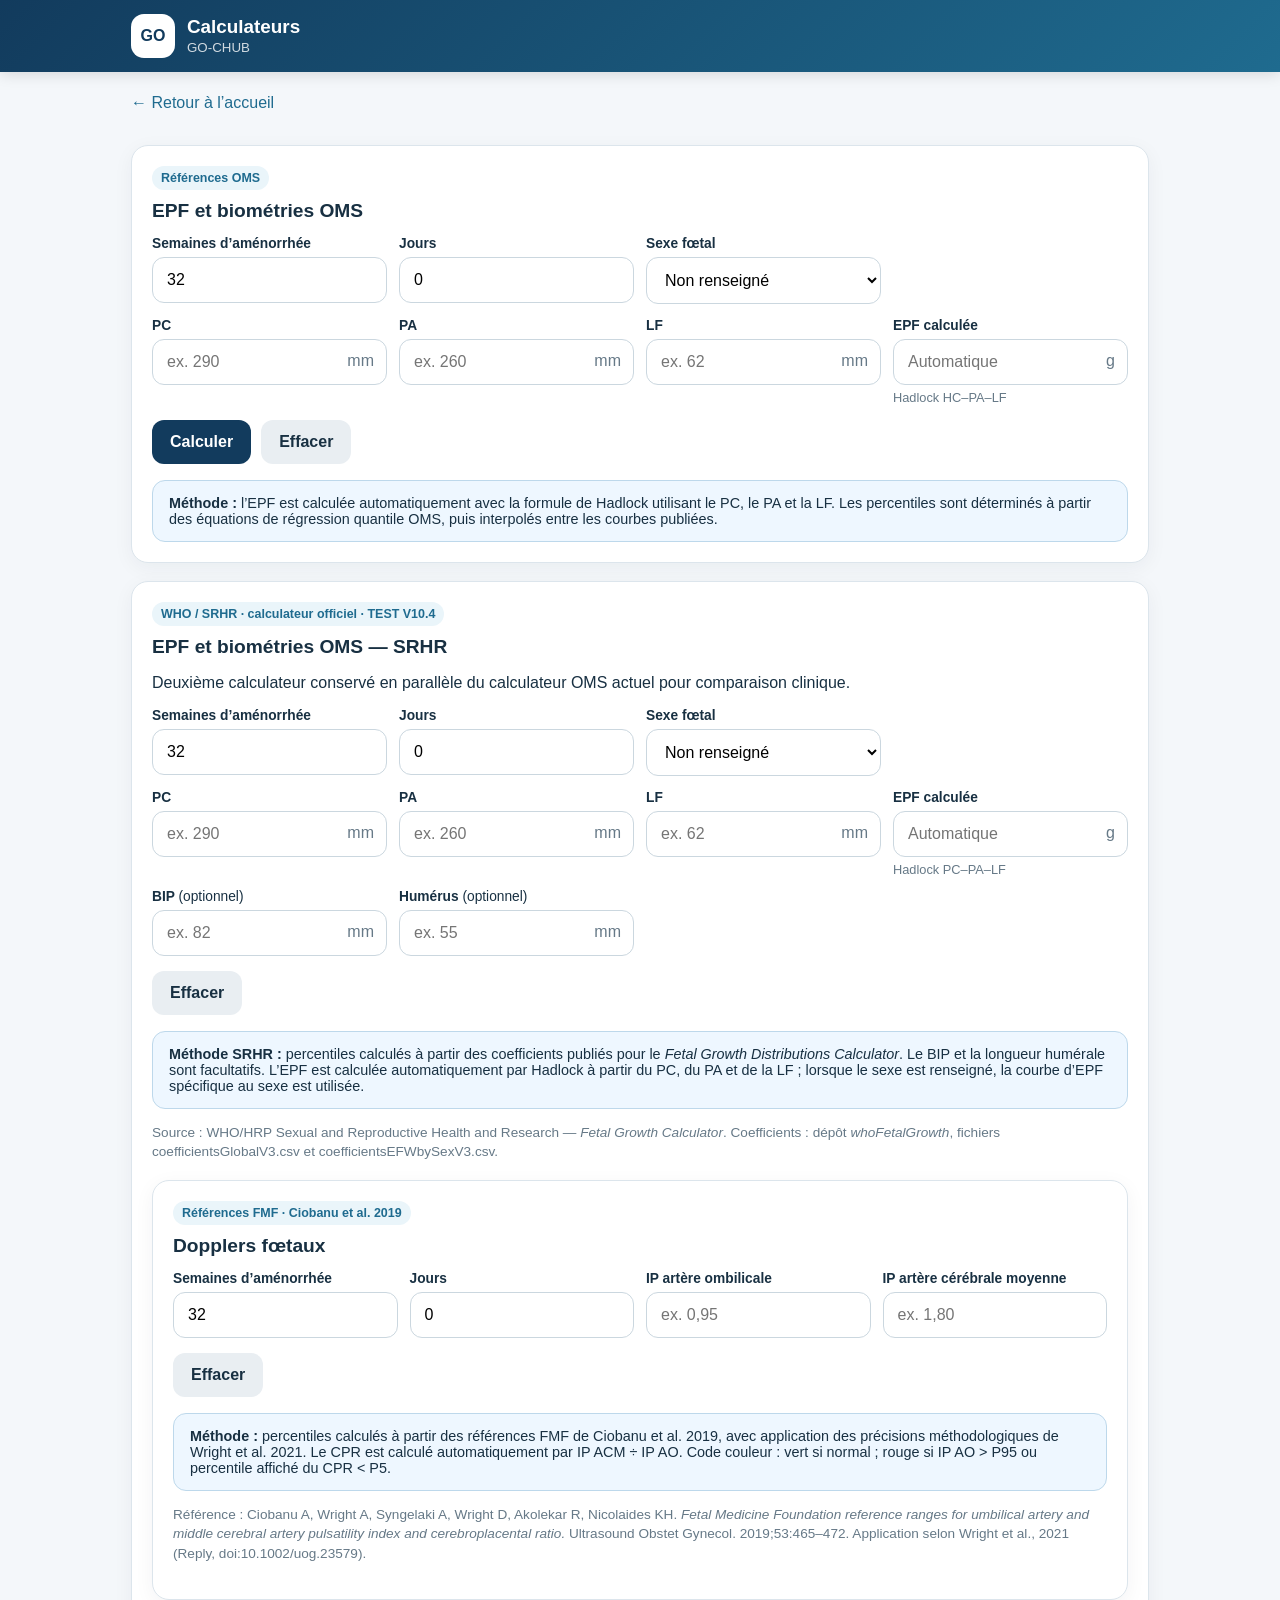
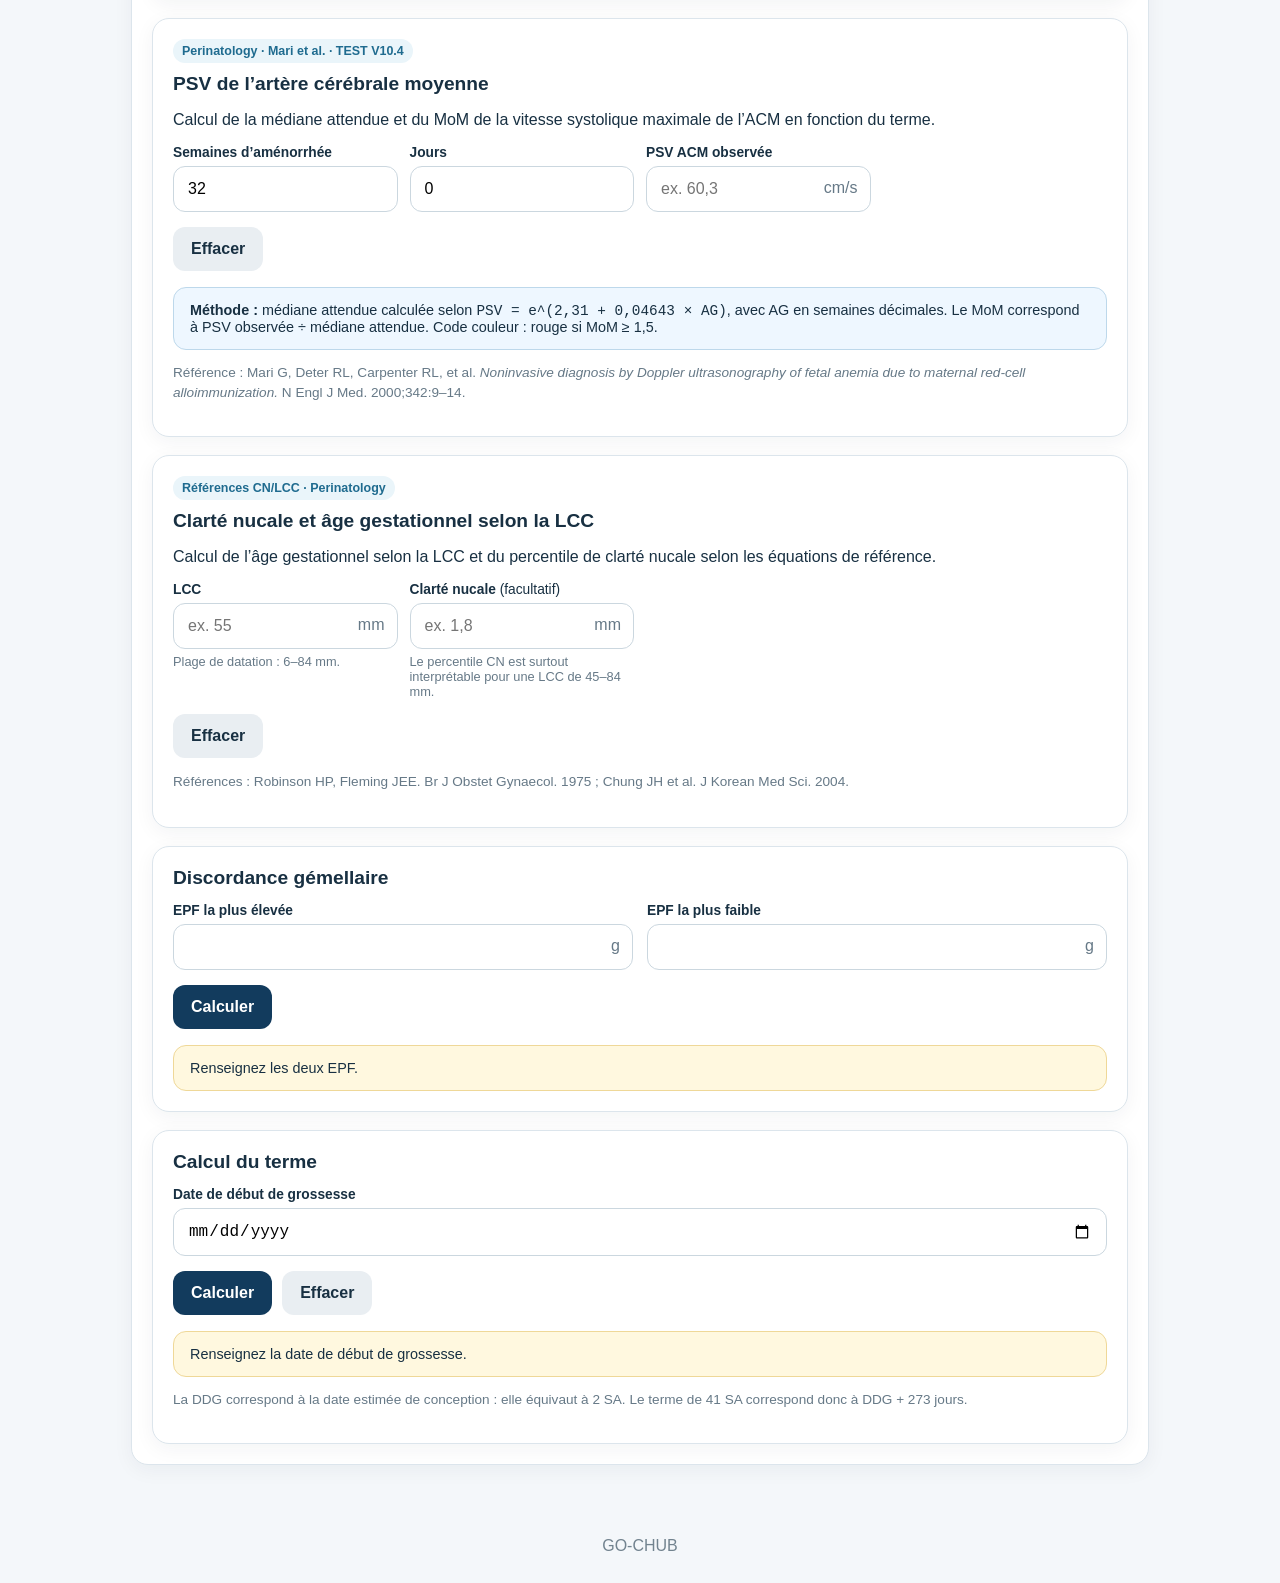
<file: calculateurs_V10_4_PSV_arrondi.html>
<!doctype html>
<html lang="fr">
<head>
<meta charset="utf-8">
<meta name="viewport" content="width=device-width,initial-scale=1,viewport-fit=cover">
<meta name="theme-color" content="#123b5d">
<link rel="stylesheet" href="assets/style.css">
<title>Calculateurs · GO-CHUB</title>
<style>
.efw-highlight{background:#eaf5fa;border-color:#9fc9dc}
.form-help{font-size:.8rem;color:var(--muted);margin-top:5px}
.result-value{font-size:1.45rem!important}
.validation{background:#eef7ff;border:1px solid #bdd8eb}
</style>
</head>
<body>
<header class="topbar">
  <div class="topbar-inner">
    <a class="brand" href="index.html">
      <div class="brandmark">GO</div>
      <div><h1>Calculateurs</h1><small>GO-CHUB</small></div>
    </a>
  </div>
</header>
<main>
<a class="back" href="index.html">← Retour à l’accueil</a>

<section id="oms" class="panel">
  <span class="badge">Références OMS</span>
  <h2 style="margin-top:10px">EPF et biométries OMS</h2>
  <div class="formgrid">
    <div class="field">
      <label>Semaines d’aménorrhée</label>
      <input id="weeks" type="number" oninput="scheduleWHO()" min="14" max="40" value="32">
    </div>
    <div class="field">
      <label>Jours</label>
      <input id="days" type="number" oninput="scheduleWHO()" min="0" max="6" value="0">
    </div>
    <div class="field">
      <label>Sexe fœtal</label>
      <select id="sex">
        <option value="unknown">Non renseigné</option>
        <option value="female">Féminin</option>
        <option value="male">Masculin</option>
      </select>
    </div>
  </div>
  <div class="formgrid" style="margin-top:14px">
    <div class="field">
      <label>PC</label>
      <div class="unit"><input id="hc" type="number" oninput="scheduleWHO()" min="1" step="0.1" placeholder="ex. 290"><span>mm</span></div>
    </div>
    <div class="field">
      <label>PA</label>
      <div class="unit"><input id="ac" type="number" oninput="scheduleWHO()" min="1" step="0.1" placeholder="ex. 260"><span>mm</span></div>
    </div>
    <div class="field">
      <label>LF</label>
      <div class="unit"><input id="fl" type="number" oninput="scheduleWHO()" min="1" step="0.1" placeholder="ex. 62"><span>mm</span></div>
    </div>
    <div class="field">
      <label>EPF calculée</label>
      <div class="unit"><input id="efw" type="number" readonly placeholder="Automatique"><span>g</span></div>
      <div class="form-help">Hadlock HC–PA–LF</div>
    </div>
  </div>
  <div class="buttonrow">
    <button class="button" onclick="calculateWHO()">Calculer</button>
    <button id="copy-who-button" class="button secondary hidden" onclick="copyWHOResults()">📋 Copier</button>
    <button class="button secondary" onclick="resetWHO()">Effacer</button>
  </div>

  <div id="who-results" class="results hidden"></div>
  <div class="notice validation">
    <strong>Méthode :</strong> l’EPF est calculée automatiquement avec la formule de Hadlock utilisant le PC, le PA et la LF. Les percentiles sont déterminés à partir des équations de régression quantile OMS, puis interpolés entre les courbes publiées.
  </div>
  

</section>

<section id="srhr" class="panel">
  <span class="badge">WHO / SRHR · calculateur officiel · TEST V10.4</span>
  <h2 style="margin-top:10px">EPF et biométries OMS — SRHR</h2>
  <p>Deuxième calculateur conservé en parallèle du calculateur OMS actuel pour comparaison clinique.</p>

  <div class="formgrid">
    <div class="field">
      <label>Semaines d’aménorrhée</label>
      <input id="srhr-weeks" type="number" min="14" max="40" value="32" oninput="calculateSRHR()">
    </div>
    <div class="field">
      <label>Jours</label>
      <input id="srhr-days" type="number" min="0" max="6" value="0" oninput="calculateSRHR()">
    </div>
    <div class="field">
      <label>Sexe fœtal</label>
      <select id="srhr-sex" onchange="calculateSRHR()">
        <option value="unknown">Non renseigné</option>
        <option value="F">Féminin</option>
        <option value="M">Masculin</option>
      </select>
    </div>
  </div>

  <div class="formgrid" style="margin-top:14px">
    <div class="field">
      <label>PC</label>
      <div class="unit"><input id="srhr-hc" type="number" min="1" step="0.1" placeholder="ex. 290" oninput="calculateSRHR()"><span>mm</span></div>
    </div>
    <div class="field">
      <label>PA</label>
      <div class="unit"><input id="srhr-ac" type="number" min="1" step="0.1" placeholder="ex. 260" oninput="calculateSRHR()"><span>mm</span></div>
    </div>
    <div class="field">
      <label>LF</label>
      <div class="unit"><input id="srhr-fl" type="number" min="1" step="0.1" placeholder="ex. 62" oninput="calculateSRHR()"><span>mm</span></div>
    </div>
    <div class="field">
      <label>EPF calculée</label>
      <div class="unit"><input id="srhr-efw" type="number" readonly placeholder="Automatique"><span>g</span></div>
      <div class="form-help">Hadlock PC–PA–LF</div>
    </div>
    <div class="field">
      <label>BIP <span style="font-weight:400">(optionnel)</span></label>
      <div class="unit"><input id="srhr-bpd" type="number" min="1" step="0.1" placeholder="ex. 82" oninput="calculateSRHR()"><span>mm</span></div>
    </div>
    <div class="field">
      <label>Humérus <span style="font-weight:400">(optionnel)</span></label>
      <div class="unit"><input id="srhr-hl" type="number" min="1" step="0.1" placeholder="ex. 55" oninput="calculateSRHR()"><span>mm</span></div>
    </div>
  </div>

  <div class="buttonrow">
    <button id="copy-srhr-button" class="button secondary hidden" onclick="copySRHRResults()">📋 Copier</button>
    <button class="button secondary" onclick="resetSRHR()">Effacer</button>
  </div>

  <div id="srhr-results" class="results hidden"></div>

  <div class="notice validation">
    <strong>Méthode SRHR :</strong> percentiles calculés à partir des coefficients publiés pour le
    <em>Fetal Growth Distributions Calculator</em>. Le BIP et la longueur humérale sont facultatifs.
    L’EPF est calculée automatiquement par Hadlock à partir du PC, du PA et de la LF ; lorsque le sexe
    est renseigné, la courbe d’EPF spécifique au sexe est utilisée.
  </div>
  <p class="source">
    Source : WHO/HRP Sexual and Reproductive Health and Research — <em>Fetal Growth Calculator</em>.
    Coefficients : dépôt <em>whoFetalGrowth</em>, fichiers coefficientsGlobalV3.csv et coefficientsEFWbySexV3.csv.
  </p>


<section id="doppler" class="panel">
  <span class="badge">Références FMF · Ciobanu et al. 2019</span>
  <h2 style="margin-top:10px">Dopplers fœtaux</h2>
  <div class="formgrid">
    <div class="field">
      <label>Semaines d’aménorrhée</label>
      <input id="doppler-weeks" type="number" min="20" max="42" value="32" oninput="calculateDoppler()">
    </div>
    <div class="field">
      <label>Jours</label>
      <input id="doppler-days" type="number" min="0" max="6" value="0" oninput="calculateDoppler()">
    </div>
    <div class="field">
      <label>IP artère ombilicale</label>
      <input id="ua-pi" type="number" min="0.01" step="0.01" placeholder="ex. 0,95" oninput="calculateDoppler()">
    </div>
    <div class="field">
      <label>IP artère cérébrale moyenne</label>
      <input id="mca-pi" type="number" min="0.01" step="0.01" placeholder="ex. 1,80" oninput="calculateDoppler()">
    </div>
  </div>
  <div class="buttonrow">
    <button id="copy-doppler-button" class="button secondary hidden" onclick="copyDopplerResults()">📋 Copier</button>
    <button class="button secondary" onclick="resetDoppler()">Effacer</button>
  </div>

  <div id="doppler-results" class="results hidden"></div>
  <div class="notice validation">
    <strong>Méthode :</strong> percentiles calculés à partir des références FMF de Ciobanu et al. 2019, avec application des précisions méthodologiques de Wright et al. 2021. Le CPR est calculé automatiquement par IP ACM ÷ IP AO. Code couleur : vert si normal ; rouge si IP AO > P95 ou percentile affiché du CPR < P5.
  </div>
  <p class="source">
    Référence : Ciobanu A, Wright A, Syngelaki A, Wright D, Akolekar R, Nicolaides KH.
    <em>Fetal Medicine Foundation reference ranges for umbilical artery and middle cerebral artery pulsatility index and cerebroplacental ratio.</em>
    Ultrasound Obstet Gynecol. 2019;53:465–472. Application selon Wright et al., 2021 (Reply, doi:10.1002/uog.23579).
  </p>
  <div class="buttonrow">
    
  </div>
</section>


<section id="psv" class="panel">
  <span class="badge">Perinatology · Mari et al. · TEST V10.4</span>
  <h2 style="margin-top:10px">PSV de l’artère cérébrale moyenne</h2>
  <p>Calcul de la médiane attendue et du MoM de la vitesse systolique maximale de l’ACM en fonction du terme.</p>

  <div class="formgrid">
    <div class="field">
      <label>Semaines d’aménorrhée</label>
      <input id="psv-weeks" type="number" min="16" max="42" value="32" oninput="calculatePSV()">
    </div>
    <div class="field">
      <label>Jours</label>
      <input id="psv-days" type="number" min="0" max="6" value="0" oninput="calculatePSV()">
    </div>
    <div class="field">
      <label>PSV ACM observée</label>
      <div class="unit">
        <input id="psv-value" type="number" min="1" step="0.1" placeholder="ex. 60,3" oninput="calculatePSV()">
        <span>cm/s</span>
      </div>
    </div>
  </div>

  <div class="buttonrow">
    <button id="copy-psv-button" class="button secondary hidden" onclick="copyPSVResults()">📋 Copier</button>
    <button class="button secondary" onclick="resetPSV()">Effacer</button>
  </div>

  <div id="psv-results" class="results hidden"></div>

  <div class="notice validation">
    <strong>Méthode :</strong> médiane attendue calculée selon
    <code>PSV = e^(2,31 + 0,04643 × AG)</code>,
    avec AG en semaines décimales. Le MoM correspond à PSV observée ÷ médiane attendue.
    Code couleur : rouge si MoM ≥ 1,5.
  </div>

  <p class="source">
    Référence : Mari G, Deter RL, Carpenter RL, et al.
    <em>Noninvasive diagnosis by Doppler ultrasonography of fetal anemia due to maternal red-cell alloimmunization.</em>
    N Engl J Med. 2000;342:9–14.
  </p>
</section>

<section id="cn" class="panel">
  <span class="badge">Références CN/LCC · Perinatology</span>
  <h2 style="margin-top:10px">Clarté nucale et âge gestationnel selon la LCC</h2>
  <p>Calcul de l’âge gestationnel selon la LCC et du percentile de clarté nucale selon les équations de référence.</p>

  <div class="formgrid">
    <div class="field">
      <label>LCC</label>
      <div class="unit"><input id="nt-crl" type="number" min="6" max="84" step="0.1" placeholder="ex. 55" oninput="calculateNT()"><span>mm</span></div>
      <div class="form-help">Plage de datation : 6–84 mm.</div>
    </div>
    <div class="field">
      <label>Clarté nucale <span style="font-weight:400">(facultatif)</span></label>
      <div class="unit"><input id="nt-value" type="number" min="0.1" step="0.1" placeholder="ex. 1,8" oninput="calculateNT()"><span>mm</span></div>
      <div class="form-help">Le percentile CN est surtout interprétable pour une LCC de 45–84 mm.</div>
    </div>
  </div>

  <div class="buttonrow">
    <button id="copy-nt-button" class="button secondary hidden" onclick="copyNTResults()">📋 Copier</button>
    <button class="button secondary" onclick="resetNT()">Effacer</button>
  </div>

  <div id="nt-results" class="results hidden"></div>

  

  <p class="source">
    Références : Robinson HP, Fleming JEE. Br J Obstet Gynaecol. 1975 ; Chung JH et al. J Korean Med Sci. 2004. 
  </p>

  <div class="buttonrow">
    
  </div>
</section>

<section id="discordance" class="panel">
  <h2>Discordance gémellaire</h2>
  <div class="grid grid2">
    <div class="field"><label>EPF la plus élevée</label><div class="unit"><input id="big" type="number"><span>g</span></div></div>
    <div class="field"><label>EPF la plus faible</label><div class="unit"><input id="small" type="number"><span>g</span></div></div>
  </div>
  <div class="buttonrow"><button class="button" onclick="discordance()">Calculer</button></div>
  <div id="discordance-result" class="notice">Renseignez les deux EPF.</div>
</section>

<section id="terme" class="panel">
  <h2>Calcul du terme</h2>
  <div class="field"><label>Date de début de grossesse</label><input id="ddg" type="date" oninput="terme()"></div>
  <div class="buttonrow"><button class="button" onclick="terme()">Calculer</button><button class="button secondary" onclick="resetTerme()">Effacer</button></div>
  <div id="terme-result" class="notice">Renseignez la date de début de grossesse.</div>
  <p class="source">La DDG correspond à la date estimée de conception : elle équivaut à 2 SA. Le terme de 41 SA correspond donc à DDG + 273 jours.</p>
</section>
</main>

<footer>GO-CHUB</footer>

<script>
// Références OMS intégrées directement dans la page pour éviter tout échec de chargement
// ou conflit de cache du fichier JSON sur GitHub Pages/PWA.
const WHO = {"EFW":[{"q":0.025,"b":[-0.23051839,0.40051112,-0.00617993,3.166e-05]},{"q":0.05,"b":[-0.1620571,0.39396537,-0.00579733,2.553e-05]},{"q":0.1,"b":[-0.04558876,0.38931405,-0.00574528,2.656e-05]},{"q":0.25,"b":[-0.01225877,0.39383640000000003,-0.00592305,2.886e-05]},{"q":0.5,"b":[0.15731009,0.38306794,-0.00554047,2.466e-05]},{"q":0.75,"b":[0.29329739,0.37609623,-0.00529255,2.184e-05]},{"q":0.9,"b":[0.35314223,0.37648687,-0.00528743,2.148e-05]},{"q":0.95,"b":[0.28502506,0.39062147,-0.00582929,2.791e-05]},{"q":0.975,"b":[0.40817059,0.38106821,-0.00550914,2.467e-05]}],"AC":[{"q":0.025,"b":[1.19202779,0.31475668,-0.00801581,7.514e-05]},{"q":0.05,"b":[1.09869954,0.33008000000000004,-0.00862096,8.254e-05]},{"q":0.1,"b":[1.24418122,0.3163154,-0.00814093,7.725e-05]},{"q":0.25,"b":[1.44520879,0.29943379,-0.00759672,7.167e-05]},{"q":0.5,"b":[1.58552931,0.28993678,-0.00732652,6.926e-05]},{"q":0.75,"b":[1.71452507,0.28136707,-0.00708196,6.709e-05]},{"q":0.9,"b":[1.78078382,0.27927889,-0.00706438,6.751e-05]},{"q":0.95,"b":[1.83213806,0.27710695,-0.00703389,6.761e-05]},{"q":0.975,"b":[2.03674473,0.25713846,-0.00634919,6.005e-05]}],"FL":[{"q":0.025,"b":[-7.27187178,1.28298929,-0.05806019,0.00121314,-9.6e-06]},{"q":0.05,"b":[-7.07052933,1.26780053,-0.05775563,0.00121608,-9.699999999999999e-06]},{"q":0.1,"b":[-6.69175407,1.22500911,-0.05592062,0.0011832000000000001,-9.5e-06]},{"q":0.25,"b":[-6.07953119,1.15245171,-0.05255107,0.00111419,-8.98e-06]},{"q":0.5,"b":[-5.54922621,1.0955999,-0.05013109,0.00106781,-8.64e-06]},{"q":0.75,"b":[-4.68666987,0.97811179,-0.04393191,0.00092347,-7.39e-06]},{"q":0.9,"b":[-4.31219597,0.94038705,-0.04247099,0.00089978,-7.26e-06]},{"q":0.95,"b":[-4.12398208,0.92034421,-0.0415729,0.00088106,-7.11e-06]},{"q":0.975,"b":[-3.64483931,0.85702813,-0.03840057,0.00081206,-6.56e-06]}],"HC":[{"q":0.025,"b":[1.59317517,0.29459801,-0.00738604,6.57e-05]},{"q":0.05,"b":[1.74883946,0.27840528,-0.00677991,5.836e-05]},{"q":0.1,"b":[1.83059537,0.27244251,-0.00659547,5.6399999999999995e-05]},{"q":0.25,"b":[1.94181945,0.26584757,-0.00644545,5.545e-05]},{"q":0.5,"b":[2.09924879,0.25337366,-0.00605648,5.143e-05]},{"q":0.75,"b":[2.20777452,0.24521232,-0.00578558,4.84e-05]},{"q":0.9,"b":[2.31777,0.23665151,-0.00550781,4.54e-05]},{"q":0.95,"b":[2.39550106,0.22958667,-0.00525318,4.237e-05]},{"q":0.975,"b":[2.5007407,0.22006785,-0.00493623,3.891e-05]}]};

let lastWHOText = '';
function curveValue(row, ga){
  const logValue = row.b.reduce((sum, coefficient, degree) =>
    sum + coefficient * ga ** degree, 0);
  return Math.exp(logValue);
}
function percentileWHO(metric, ga, value){
  value = Math.trunc(Number(value));
  const rows = WHO && WHO[metric];
  if(!Array.isArray(rows) || !rows.length || !Number.isFinite(value)){
    return {label:'Erreur de calcul',p:null,status:'low'};
  }
  const pts = rows
    .map(r => ({q:Number(r.q), value:curveValue(r,ga)}))
    .filter(r => Number.isFinite(r.q) && Number.isFinite(r.value))
    .sort((a,b) => a.q-b.q);
  if(pts.length < 2) return {label:'Erreur de calcul',p:null,status:'low'};
  if(value < pts[0].value) return {label:'< P2,5', p:2.5, status:'low'};
  if(value > pts[pts.length-1].value) return {label:'> P97,5', p:97.5, status:'high'};
  for(let i=0;i<pts.length-1;i++){
    const a=pts[i], b=pts[i+1];
    if(value >= a.value && value <= b.value){
      const f=(value-a.value)/(b.value-a.value);
      const p=(a.q + f*(b.q-a.q))*100;
      return {
        label:'P'+p.toFixed(1).replace('.',','),
        p:p,
        status:p<10?'low':p>90?'high':'normal'
      };
    }
  }
  return {label:'—',p:null,status:''};
}
function hadlockHCACFL(hcMm, acMm, flMm){
  const HC=hcMm/10, AC=acMm/10, FL=flMm/10;
  const log10 =
    1.326 +
    0.0107*HC +
    0.0438*AC +
    0.158*FL -
    0.00326*AC*FL;
  return Math.pow(10,log10);
}

function resultCard(name,val,unit,r,extra=''){
  return `<div class="result ${r.status} ${extra}">
    <small>${name} · ${val} ${unit}</small>
    <strong class="${extra?'result-value':''}">${r.label}</strong>
  </div>`;
}
function calculateWHO(){
  const w=Number(document.getElementById('weeks').value);
  const d=Number(document.getElementById('days').value);
  const ga=w+d/7;

  if(w<14 || w>40 || d<0 || d>6){
    alert('Le terme doit être compris entre 14+0 et 40+6 SA.');
    return;
  }

  const hc=Number(document.getElementById('hc').value);
  const ac=Number(document.getElementById('ac').value);
  const fl=Number(document.getElementById('fl').value);

  let html='';
  if(hc>0) html += resultCard('PC',formatNum(hc),'mm',percentileWHO('HC',ga,hc));
  if(ac>0) html += resultCard('PA',formatNum(ac),'mm',percentileWHO('AC',ga,ac));
  if(fl>0) html += resultCard('LF',formatNum(fl),'mm',percentileWHO('FL',ga,fl));
  if(hc>0 && ac>0 && fl>0){
    const efw=hadlockHCACFL(hc,ac,fl);
    document.getElementById('efw').value=efw.toFixed(1);
    html += resultCard(
      'EPF Hadlock',
      efw.toFixed(1).replace('.',','),
      'g',
      percentileWHO('EFW',ga,efw),
      'efw-highlight'
    );
  } else {
    document.getElementById('efw').value='';
  }
  const box=document.getElementById('who-results');
  box.innerHTML=html || '<div class="notice">Renseignez au moins une biométrie.</div>';
  box.classList.remove('hidden');
  const copyButton=document.getElementById('copy-who-button');
  const parts=[];
  if(hc>0){
    const r=percentileWHO('HC',ga,hc);
    parts.push(`PC ${formatNum(hc)} mm (${r.label})`);
  }
  if(ac>0){
    const r=percentileWHO('AC',ga,ac);
    parts.push(`PA ${formatNum(ac)} mm (${r.label})`);
  }
  if(fl>0){
    const r=percentileWHO('FL',ga,fl);
    parts.push(`LF ${formatNum(fl)} mm (${r.label})`);
  }
  if(hc>0 && ac>0 && fl>0){
    const efw=hadlockHCACFL(hc,ac,fl);
    const r=percentileWHO('EFW',ga,efw);
    parts.push(`EPF Hadlock ${Math.round(efw)} g (${r.label})`);
  }
  lastWHOText=parts.join(', ');
  if(lastWHOText){
    copyButton.classList.remove('hidden');
  } else {
    copyButton.classList.add('hidden');
  }
}
function formatNum(v){
  return Number.isInteger(v) ? String(v) : v.toFixed(1).replace('.',',');
}

async function copyWHOResults(){
  if(!lastWHOText) return;
  const text='Biométries : '+lastWHOText+'.';
  try{
    await navigator.clipboard.writeText(text);
  }catch(e){
    const area=document.createElement('textarea');
    area.value=text;
    area.style.position='fixed';
    area.style.opacity='0';
    document.body.appendChild(area);
    area.select();
    document.execCommand('copy');
    area.remove();
  }
  const button=document.getElementById('copy-who-button');
  const original=button.textContent;
  button.textContent='✓ Copié';
  setTimeout(()=>button.textContent=original,1200);
}
function resetWHO(){
  ['hc','ac','fl','efw'].forEach(id=>document.getElementById(id).value='');
  document.getElementById('who-results').classList.add('hidden');
  document.getElementById('copy-who-button').classList.add('hidden');
  lastWHOText='';
}

let whoTimer=null;
function scheduleWHO(){
  clearTimeout(whoTimer);
  whoTimer=setTimeout(()=>{
    const hc=Number(document.getElementById('hc').value);
    const ac=Number(document.getElementById('ac').value);
    const fl=Number(document.getElementById('fl').value);
    if(hc>0 || ac>0 || fl>0) calculateWHO();
  },120);
}

let lastDopplerText='';
function erfApprox(x){
  const sign=x<0?-1:1;
  x=Math.abs(x);
  const a1=0.254829592, a2=-0.284496736, a3=1.421413741,
        a4=-1.453152027, a5=1.061405429, p=0.3275911;
  const t=1/(1+p*x);
  const y=1-(((((a5*t+a4)*t)+a3)*t+a2)*t+a1)*t*Math.exp(-x*x);
  return sign*y;
}

function normalCDF(z){
  return 0.5*(1+erfApprox(z/Math.sqrt(2)));
}
function percentileFromZ(z){
  const p=normalCDF(z)*100;
  const rounded=Math.max(0,Math.min(100,Math.ceil(p)));
  return {p:p,rounded:rounded,label:'P'+rounded};
}

function dopplerReference(gaDays){
  // V9.4 — équations publiées Ciobanu et al. 2019,
  // appliquées selon la clarification de Wright et al. 2021.
  // Les distributions de MCA-PI et CPR sont traitées sur l'échelle log10.
  // Pour UA-PI, la médiane est linéaire sur l'échelle originale,
  // puis transformée en log10 pour le calcul du z-score.

  const uaMedian = 1.6473 - 0.003005*gaDays;
  const uaSdLog =
    0.08713
    - 0.0002936*gaDays
    + 0.0000009355*gaDays**2;

  // MCA : les coefficients publiés sont arrondis dans l'article.
  // La FMF en ligne utilise une dispersion log10 quasi constante.
  // Recalibrage déduit de plusieurs sorties FMF concordantes :
  // SD(log10 MCA-PI) ≈ 0,06349.
  // Une correction linéaire minime de la médiane compense l'arrondi
  // des coefficients publiés et reproduit les z-scores FMF.
  const mcaMedianLogPublished =
    0.3117
    - 0.007100*gaDays
    + 0.00006345*gaDays**2
    - 0.0000001443*gaDays**3;

  const mcaMedianCorrection =
    -0.0013433608737362765
    + 0.000008432239649842976*gaDays;

  const mcaMedianLog = mcaMedianLogPublished + mcaMedianCorrection;
  const mcaSdLog = 0.06349;

  const cprMedianLog =
    -0.3564
    + 0.0003969*gaDays
    + 0.00003199*gaDays**2
    - 0.00000009266*gaDays**3;

  const cprSdLog =
    0.1948
    - 0.001220*gaDays
    + 0.000003262*gaDays**2;

  return {
    ua:{
      medianLog:Math.log10(uaMedian),
      sdLog:uaSdLog,
      median:uaMedian
    },
    mca:{
      medianLog:mcaMedianLog,
      sdLog:mcaSdLog,
      median:10**mcaMedianLog
    },
    cpr:{
      medianLog:cprMedianLog,
      sdLog:cprSdLog,
      median:10**cprMedianLog
    }
  };
}
function dopplerCalcOne(value, ref){
  if(!(value>0) || !(ref.sdLog>0)) return null;
  const z=(Math.log10(value)-ref.medianLog)/ref.sdLog;
  const pct=percentileFromZ(z);
  return {z:z,p:pct.p,rounded:pct.rounded,label:pct.label,median:ref.median};
}
function dopplerCard(name,value,r,kind){
  let cls='normal';
  if(kind==='ua' && r.p>95) cls='low';
  if(kind==='cpr' && r.rounded<5) cls='low';
  return `<div class="result ${cls}">
    <small>${name} · ${value.toFixed(2).replace('.',',')}</small>
    <strong>${r.label}</strong>
  </div>`;
}
function calculateDoppler(){
  const w=Number(document.getElementById('doppler-weeks').value);
  const d=Number(document.getElementById('doppler-days').value);
  const ua=Number(document.getElementById('ua-pi').value);
  const mca=Number(document.getElementById('mca-pi').value);
  const box=document.getElementById('doppler-results');
  const copyBtn=document.getElementById('copy-doppler-button');
  if(w<20 || w>42 || d<0 || d>6){
    box.innerHTML='<div class="notice">Le terme doit être compris entre 20+0 et 42+6 SA.</div>';
    box.classList.remove('hidden');
    copyBtn.classList.add('hidden');
    return;
  }

  const gaDays=w*7+d;
  const ref=dopplerReference(gaDays);
  let out='';
  const parts=[];
  if(ua>0){
    const r=dopplerCalcOne(ua,ref.ua);
    if(r){
      out+=dopplerCard('IP artère ombilicale',ua,r,'ua');
      parts.push(`IP AO ${ua.toFixed(2).replace('.',',')} (${r.label})`);
    }
  }

  if(mca>0){
    const r=dopplerCalcOne(mca,ref.mca);
    if(r){
      out+=dopplerCard('IP artère cérébrale moyenne',mca,r,'mca');
      parts.push(`IP ACM ${mca.toFixed(2).replace('.',',')} (${r.label})`);
    }
  }
  if(ua>0 && mca>0){
    const cpr=mca/ua;
    const r=dopplerCalcOne(cpr,ref.cpr);
    if(r){
      out+=dopplerCard('CPR',cpr,r,'cpr');
      parts.push(`CPR ${cpr.toFixed(2).replace('.',',')} (${r.label})`);
    }
  }
  if(out){
    box.innerHTML=out;
    box.classList.remove('hidden');
    lastDopplerText=`Dopplers à ${w}+${d} SA : `+parts.join(', ')+'.';
    copyBtn.classList.remove('hidden');
  }else{
    box.classList.add('hidden');
    box.innerHTML='';
    lastDopplerText='';
    copyBtn.classList.add('hidden');
  }
}
async function copyDopplerResults(){
  if(!lastDopplerText) return;
  try{
    await navigator.clipboard.writeText(lastDopplerText);
  }catch(e){
    const area=document.createElement('textarea');
    area.value=lastDopplerText;
    area.style.position='fixed';
    area.style.opacity='0';
    document.body.appendChild(area);
    area.select();
    document.execCommand('copy');
    area.remove();
  }
  const button=document.getElementById('copy-doppler-button');
  const original=button.textContent;
  button.textContent='✓ Copié';
  setTimeout(()=>button.textContent=original,1200);
}
function resetDoppler(){
  document.getElementById('ua-pi').value='';
  document.getElementById('mca-pi').value='';
  document.getElementById('doppler-results').classList.add('hidden');
  document.getElementById('doppler-results').innerHTML='';
  document.getElementById('copy-doppler-button').classList.add('hidden');
  lastDopplerText='';
}
let lastNTText='';
function ntExpected(crl){
  return 0.437 + 0.01969*crl;
}
function ntSigma(crl){
  // Recalibrage sur les comparaisons Perinatology : légère variation de dispersion avec la LCC.
  return 0.58203 - 0.0004391*crl;
}
function crlGestationalAgeDays(crl){
  // V9.1 : formule continue de datation LCC, calibrée sur Perinatology.
  // AG (jours) = 23,73 + 8,052 × sqrt(LCC × 1,037)
  // Perinatology correspond à l'arrondi au jour supérieur.
  return Math.ceil(23.73 + 8.052*Math.sqrt(crl*1.037));
}
function calculateNT(){
  const crl=Number(document.getElementById('nt-crl').value);
  const ntRaw=document.getElementById('nt-value').value;
  const nt=Number(ntRaw);
  const hasNT=ntRaw!=='' && Number.isFinite(nt) && nt>0;
  const box=document.getElementById('nt-results');
  const copyBtn=document.getElementById('copy-nt-button');

  if(!crl){
    box.classList.add('hidden');
    copyBtn.classList.add('hidden');
    lastNTText='';
    return;
  }
  if(!(crl>=6 && crl<=84)){
    box.innerHTML='<div class="notice">La LCC doit être comprise entre 6 et 84 mm.</div>';
    box.classList.remove('hidden');
    copyBtn.classList.add('hidden');
    lastNTText='';
    return;
  }

  const gaDays=crlGestationalAgeDays(crl);
  const gaW=Math.floor(gaDays/7);
  const gaD=gaDays%7;
  const expected=ntExpected(crl);

  let html=`<div class="result normal">
      <small>Âge gestationnel estimé · LCC ${crl.toFixed(1).replace('.',',')} mm</small>
      <strong>${gaW} SA + ${gaD} j</strong>
    </div>`;

  let copy=`LCC ${crl.toFixed(1).replace('.',',')} mm : âge gestationnel estimé ${gaW} SA + ${gaD} j`;

  if(hasNT){
    const z=(nt-expected)/ntSigma(crl);
    const pRaw=0.5*(1+erfApprox(z/Math.SQRT2))*100;
    const pRounded=Math.max(0,Math.min(100,Math.round(pRaw)));
    const pct={p:pRaw,rounded:pRounded,label:'P'+pRounded};
    const cls=pct.rounded>=95?'low':'normal';
    html += `<div class="result ${cls}">
        <small>Clarté nucale · ${nt.toFixed(1).replace('.',',')} mm</small>
        <strong>${pct.label}</strong>
      </div>`;
    copy += ` ; CN mesurée ${nt.toFixed(1).replace('.',',')} mm (${pct.label})`;
  }

  box.innerHTML=html;
  box.classList.remove('hidden');
  lastNTText=copy+'.';
  copyBtn.classList.remove('hidden');
}
async function copyNTResults(){
  if(!lastNTText) return;
  try{ await navigator.clipboard.writeText(lastNTText); }
  catch(e){
    const area=document.createElement('textarea');
    area.value=lastNTText; area.style.position='fixed'; area.style.opacity='0';
    document.body.appendChild(area); area.select(); document.execCommand('copy'); area.remove();
  }
  const button=document.getElementById('copy-nt-button');
  const original=button.textContent; button.textContent='✓ Copié';
  setTimeout(()=>button.textContent=original,1200);
}
function resetNT(){
  document.getElementById('nt-crl').value='';
  document.getElementById('nt-value').value='';
  document.getElementById('nt-results').classList.add('hidden');
  document.getElementById('nt-results').innerHTML='';
  document.getElementById('copy-nt-button').classList.add('hidden');
  lastNTText='';
}

function discordance(){
  const a=Number(document.getElementById('big').value);
  const b=Number(document.getElementById('small').value);
  if(!a||!b){
    document.getElementById('discordance-result').textContent='Renseignez les deux EPF.';
    return;
  }
  const mx=Math.max(a,b),mn=Math.min(a,b),v=(mx-mn)/mx*100;
  document.getElementById('discordance-result').innerHTML=
    '<strong>'+v.toFixed(1).replace('.',',')+' %</strong><br>' +
    '(EPF la plus élevée − EPF la plus faible) / EPF la plus élevée × 100.';
}
function terme(){
  const input=document.getElementById('ddg');
  const box=document.getElementById('terme-result');
  if(!input.value){
    box.textContent='Renseignez la date de début de grossesse.';
    return;
  }

  const ddg=new Date(input.value+'T12:00:00');
  const today=new Date();
  today.setHours(12,0,0,0);

  const elapsed=Math.floor((today-ddg)/86400000);
  const amenorrheaDays=elapsed+14;
  const weeks=Math.floor(amenorrheaDays/7);
  const days=((amenorrheaDays%7)+7)%7;
  const term=new Date(ddg);
  term.setDate(term.getDate()+273);

  let current;
  if(amenorrheaDays<0){
    current='La DDG saisie est postérieure à la date du jour.';
  }else{
    current=`Terme aujourd’hui : <strong>${weeks} SA + ${days} jour${days>1?'s':''}</strong>`;
  }

  box.innerHTML=current+'<br>Terme à 41 SA : <strong>'+term.toLocaleDateString('fr-FR')+'</strong>';
}
function resetTerme(){
  document.getElementById('ddg').value='';
  document.getElementById('terme-result').textContent='Renseignez la date de début de grossesse.';
}

const SRHR_FL = [
[0.01,-7.63357391915398,1.32616480908407,-0.0603406386286656,0.00127059302964739,-1.01590910980777e-05],
[0.025,-7.27187176976836,1.28298928826162,-0.0580601892487905,0.00121314319801879,-9.60171505470123e-06],
[0.05,-7.07052933404414,1.26780052700097,-0.0577556347769781,0.00121608381996396,-9.70361787292646e-06],
[0.1,-6.69175407354157,1.22500911064189,-0.055920618206786,0.00118320191905997,-9.50365006831978e-06],
[0.25,-6.07953118554742,1.15245170563351,-0.0525510654314434,0.00111418613323875,-8.9802280974713e-06],
[0.5,-5.54922620776446,1.09559990166124,-0.0501310925949098,0.0010678072569586,-8.63970606288493e-06],
[0.75,-4.68666987282664,0.978111793398168,-0.0439319069083821,0.00092346644003072,-7.39427758542544e-06],
[0.9,-4.31219596825529,0.94038705308254,-0.0424709867520927,0.00089977742409265,-7.26284658350453e-06],
[0.95,-4.12398207550525,0.920344210800571,-0.0415728969581384,0.000881055511995407,-7.10843959625547e-06],
[0.975,-3.64483930811801,0.857028131514986,-0.038400568548132,0.000812062784461527,-6.55932416998498e-06],
[0.99,-3.40004123807778,0.834596760116344,-0.0376568882663223,0.000803601513837836,-6.55323852770109e-06]
];
const SRHR_BPD = [[0.01, 0.591008401542612, 0.251833515513537, -0.00582602136865785, 4.85842528593502e-05, 0], [0.025, 0.58340478243682, 0.257706867351367, -0.00608380366281251, 5.16940376186165e-05, 0], [0.05, 0.640086541374477, 0.25352855332296, -0.00591651627062447, 4.94614232987744e-05, 0], [0.1, 0.67586050811029, 0.25343383445191, -0.00595606903884204, 5.03055604381436e-05, 0], [0.25, 0.769315103415485, 0.249927024175735, -0.00592399444708251, 5.076548429269e-05, 0], [0.5, 0.872984231314326, 0.243385003540798, -0.00571172523683453, 4.82880035733658e-05, 0], [0.75, 0.983298265402666, 0.236071116567572, -0.00548348083012818, 4.58419655773418e-05, 0], [0.9, 1.01351909208103, 0.237088857953509, -0.0055421492813894, 4.65258350076297e-05, 0], [0.95, 1.11401192681678, 0.228258457814188, -0.00524271052970102, 4.31665697359201e-05, 0], [0.975, 1.17917438634649, 0.224245686901115, -0.00513638678692311, 4.21401138788665e-05, 0], [0.99, 1.18876528083144, 0.22624188722951, -0.00522504825833189, 4.31577122241698e-05, 0]];
const SRHR_HL = [[0.01, -7.78349846701959, 1.38492965874312, -0.0652780187735718, 0.0014150928034733, -1.16119076226422e-05], [0.025, -7.47910160663101, 1.35204523406865, -0.0636532992863844, 0.00137481173675706, -1.12101330502122e-05], [0.05, -6.90099057209008, 1.27054553137824, -0.0591262450111552, 0.0012637456183417, -1.02071740374974e-05], [0.1, -6.53608302749862, 1.2272413635898, -0.0571034895407674, 0.00122207225813435, -9.88852986676249e-06], [0.25, -5.42815715796469, 1.07352977734643, -0.0489087664932973, 0.0010293053840563, -8.20541048892881e-06], [0.5, -4.85748536478029, 1.00813558857801, -0.0460077781702957, 0.000973401688196724, -7.81084345942064e-06], [0.75, -4.3140683823838, 0.943595032408634, -0.042967382499428, 0.000909706728731155, -7.31114518318759e-06], [0.9, -3.70486556990912, 0.86055314135122, -0.0385250212605406, 0.000804666353059272, -6.3896725175013e-06], [0.95, -3.34494754486814, 0.813134285208091, -0.0361206171893883, 0.000751920643315549, -5.96785208299362e-06], [0.975, -3.54703721492887, 0.851835316341919, -0.0385210544307558, 0.000815301857140939, -6.57662126778699e-06], [0.99, -3.41073389554318, 0.845833777301508, -0.0386831969965017, 0.000828259625010723, -6.74931990585841e-06]];
const SRHR_EFW_SEX = {"F": [[0.01, -1.89823055117316, 0.694217690139681, -0.0249755007746458, 0.000533634489533981, -4.7692763424938e-06], [0.025, -0.915523725804273, 0.529374415518249, -0.0147446585958276, 0.000269201219853759, -2.3537061714461e-06], [0.05, -0.0356552265566936, 0.376064209229977, -0.00496950115937874, 1.00880399508847e-05, 8.87897379966417e-08], [0.1, 0.155170122624531, 0.356594762998776, -0.00401282727802378, -1.14891004630409e-05, 2.91905926442287e-07], [0.25, -0.00617926685323766, 0.391489315579454, -0.00583983363713264, 2.74701265932854e-05, 1.25218741602196e-08], [0.5, 0.247277418113423, 0.370440200280727, -0.00507278668575342, 1.79658724333519e-05, 3.17102018612384e-08], [0.75, 0.376784712355285, 0.361976162764535, -0.00463535949504953, 8.51326693543256e-06, 1.04436638183705e-07], [0.9, 0.286538459425835, 0.387048945293849, -0.00606592437416756, 4.19335923075898e-05, -1.64397771501855e-07], [0.95, 0.381320788764689, 0.376613696575359, -0.00528117982372732, 1.81818929490566e-05, 7.60085577423407e-08], [0.975, 0.32551154984358, 0.40214557617585, -0.0074145176202411, 8.8196644838898e-05, -7.1015932637436e-07], [0.99, 0.5179331809046, 0.38992943582849, -0.0070512841081792, 8.0249588087978e-05, -5.8757835323298e-07]], "M": [[0.01, 1.0676868754174, 0.18916289014035, 0.0057574178248425, -0.00025890835282806, 2.5773765651089e-06], [0.025, -0.52610096513854, 0.44906549056954, -0.0089009550762548, 9.868293523919e-05, -6.1862373692705e-07], [0.05, -0.264562353403465, 0.412210701662848, -0.00659353966698675, 3.87085414793403e-05, -5.92167006528022e-08], [0.1, -0.0631025226657407, 0.390993877846881, -0.00560764189001381, 1.90944627895524e-05, 8.84241803692905e-08], [0.25, -0.136872920737678, 0.411385471212291, -0.00662710457053528, 4.01078967104191e-05, -6.09266544869339e-08], [0.5, 0.222999048464601, 0.372888830200871, -0.00482835487505679, 5.3892793557086e-06, 1.72630247811947e-07], [0.75, 0.274568726691847, 0.381231662554576, -0.00557248890309729, 2.934934995138e-05, -8.27628809790136e-08], [0.9, 0.240213697127957, 0.391178494734445, -0.00579538706713982, 2.75733050639858e-05, -1.90970772277149e-08], [0.95, 0.238080920038937, 0.394765675971459, -0.00581267491399174, 2.31531669571276e-05, 6.85345268671191e-08], [0.975, 0.79018076483077, 0.32585025131141, -0.0025559098706069, -4.2038969571238e-05, 5.4228420412733e-07], [0.99, -0.63894706453018, 0.59827236973175, -0.020501971506261, 0.00045665099050068, -4.4070188173566e-06]]};
let lastSRHRText = '';

function srhrRows(metric, sex){
  if(metric==='FL') return SRHR_FL.map(x=>({q:x[0],b:x.slice(1)}));
  if(metric==='BPD') return SRHR_BPD.map(x=>({q:x[0],b:x.slice(1)}));
  if(metric==='HL') return SRHR_HL.map(x=>({q:x[0],b:x.slice(1)}));
  if(metric==='EFW' && (sex==='F'||sex==='M'))
    return SRHR_EFW_SEX[sex].map(x=>({q:x[0],b:x.slice(1)}));
  return (WHO[metric]||[]).map(r=>({q:Number(r.q),b:r.b}));
}
function percentileSRHR(metric,ga,value,sex='unknown'){
  value=Number(value);
  const rows=srhrRows(metric,sex);
  if(!rows.length || !Number.isFinite(value)) return {label:'Erreur de calcul',p:null,status:'low'};
  const pts=rows.map(r=>({q:r.q,value:Math.exp(r.b.reduce((s,c,i)=>s+c*ga**i,0))}))
                .sort((a,b)=>a.q-b.q);
  if(value<pts[0].value) return {label:'< P'+(pts[0].q*100).toString().replace('.',','),p:pts[0].q*100,status:'low'};
  if(value>pts[pts.length-1].value) return {label:'> P'+(pts[pts.length-1].q*100).toString().replace('.',','),p:pts[pts.length-1].q*100,status:'high'};
  for(let i=0;i<pts.length-1;i++){
    const a=pts[i],b=pts[i+1];
    if(value>=a.value && value<=b.value){
      const f=(value-a.value)/(b.value-a.value);
      const p=(a.q+f*(b.q-a.q))*100;
      return {label:'P'+p.toFixed(1).replace('.',','),p,status:p<10?'low':p>90?'high':'normal'};
    }
  }
  return {label:'—',p:null,status:''};
}
function calculateSRHR(){
  const w=Number(document.getElementById('srhr-weeks').value), d=Number(document.getElementById('srhr-days').value);
  const ga=w+d/7, sex=document.getElementById('srhr-sex').value;
  if(w<14||w>40||d<0||d>6) return;
  const vals={
    HC:Number(document.getElementById('srhr-hc').value),
    AC:Number(document.getElementById('srhr-ac').value),
    FL:Number(document.getElementById('srhr-fl').value),
    BPD:Number(document.getElementById('srhr-bpd').value),
    HL:Number(document.getElementById('srhr-hl').value)
  };
  let h='', parts=[];
  const labels={HC:'PC',AC:'PA',FL:'LF',BPD:'BIP',HL:'Humérus'};
  for(const m of ['HC','AC','FL','BPD','HL']) if(vals[m]>0){
    const r=percentileSRHR(m,ga,vals[m],sex);
    h+=resultCard(labels[m],formatNum(vals[m]),'mm',r);
    parts.push(`${labels[m]} ${formatNum(vals[m])} mm (${r.label})`);
  }
  if(vals.HC>0&&vals.AC>0&&vals.FL>0){
    const efw=hadlockHCACFL(vals.HC,vals.AC,vals.FL);
    document.getElementById('srhr-efw').value=efw.toFixed(1);
    const r=percentileSRHR('EFW',ga,efw,sex);
    h+=resultCard('EPF Hadlock',efw.toFixed(1).replace('.',','),'g',r,'efw-highlight');
    parts.push(`EPF Hadlock ${Math.round(efw)} g (${r.label})`);
  } else document.getElementById('srhr-efw').value='';
  const box=document.getElementById('srhr-results');
  box.innerHTML=h||'<div class="notice">Renseignez au moins une biométrie.</div>';
  box.classList.remove('hidden');
  lastSRHRText=parts.join(', ');
  document.getElementById('copy-srhr-button').classList.toggle('hidden',!lastSRHRText);
}
async function copySRHRResults(){
  if(!lastSRHRText)return;
  const text='Biométries WHO/SRHR : '+lastSRHRText+'.';
  try{await navigator.clipboard.writeText(text)}catch(e){}
}
function resetSRHR(){
  for(const id of ['srhr-hc','srhr-ac','srhr-fl','srhr-bpd','srhr-hl','srhr-efw']) document.getElementById(id).value='';
  document.getElementById('srhr-results').classList.add('hidden');
  document.getElementById('copy-srhr-button').classList.add('hidden');
  lastSRHRText='';
}


let lastPSVText = '';

function calculatePSV(){
  const w = Number(document.getElementById('psv-weeks').value);
  const d = Number(document.getElementById('psv-days').value);
  const observed = Number(document.getElementById('psv-value').value);

  if(!Number.isFinite(w) || !Number.isFinite(d) || w < 16 || w > 42 || d < 0 || d > 6){
    return;
  }

  const ga = w + d/7;
  const median = Math.exp(2.31 + 0.04643 * ga);
  const threshold = 1.5 * median;
  const box = document.getElementById('psv-results');

  let h = '';

  if(Number.isFinite(observed) && observed > 0){
    const mom = observed / median;
    const displayedMom = Number(mom.toFixed(2));
    const status = displayedMom >= 1.5 ? 'high' : 'normal';
    const textColor = displayedMom >= 1.5 ? '#b91c1c' : '#15803d';

    h += `
      <div class="result-card ${status}">
        <span>PSV ACM observée · ${observed.toFixed(1).replace('.', ',')} cm/s</span>
        <strong style="color:${textColor}">${mom.toFixed(2).replace('.', ',')} MoM</strong>
      </div>`;

    lastPSVText = `PSV ACM ${observed.toFixed(1).replace('.', ',')} cm/s à ${w} SA + ${d} j : ${mom.toFixed(2).replace('.', ',')} MoM, médiane ${median.toFixed(1).replace('.', ',')} cm/s, seuil 1,5 MoM ${threshold.toFixed(1).replace('.', ',')} cm/s.`;
  } else {
    lastPSVText = `À ${w} SA + ${d} j : médiane PSV ACM ${median.toFixed(1).replace('.', ',')} cm/s, seuil 1,5 MoM ${threshold.toFixed(1).replace('.', ',')} cm/s.`;
  }

  h += `
    <div class="result-card normal">
      <span>Médiane attendue · ${w} SA + ${d} j</span>
      <strong>${median.toFixed(1).replace('.', ',')} cm/s</strong>
    </div>
    <div class="result-card normal">
      <span>Seuil 1,5 MoM</span>
      <strong>${threshold.toFixed(1).replace('.', ',')} cm/s</strong>
    </div>`;

  box.innerHTML = h;
  box.classList.remove('hidden');
  document.getElementById('copy-psv-button').classList.remove('hidden');
}
async function copyPSVResults(){
  if(!lastPSVText) return;
  try { await navigator.clipboard.writeText(lastPSVText); } catch(e) {}
}

function resetPSV(){
  document.getElementById('psv-value').value = '';
  lastPSVText = '';
  calculatePSV();
}

</script>
</body>
</html>
</file>
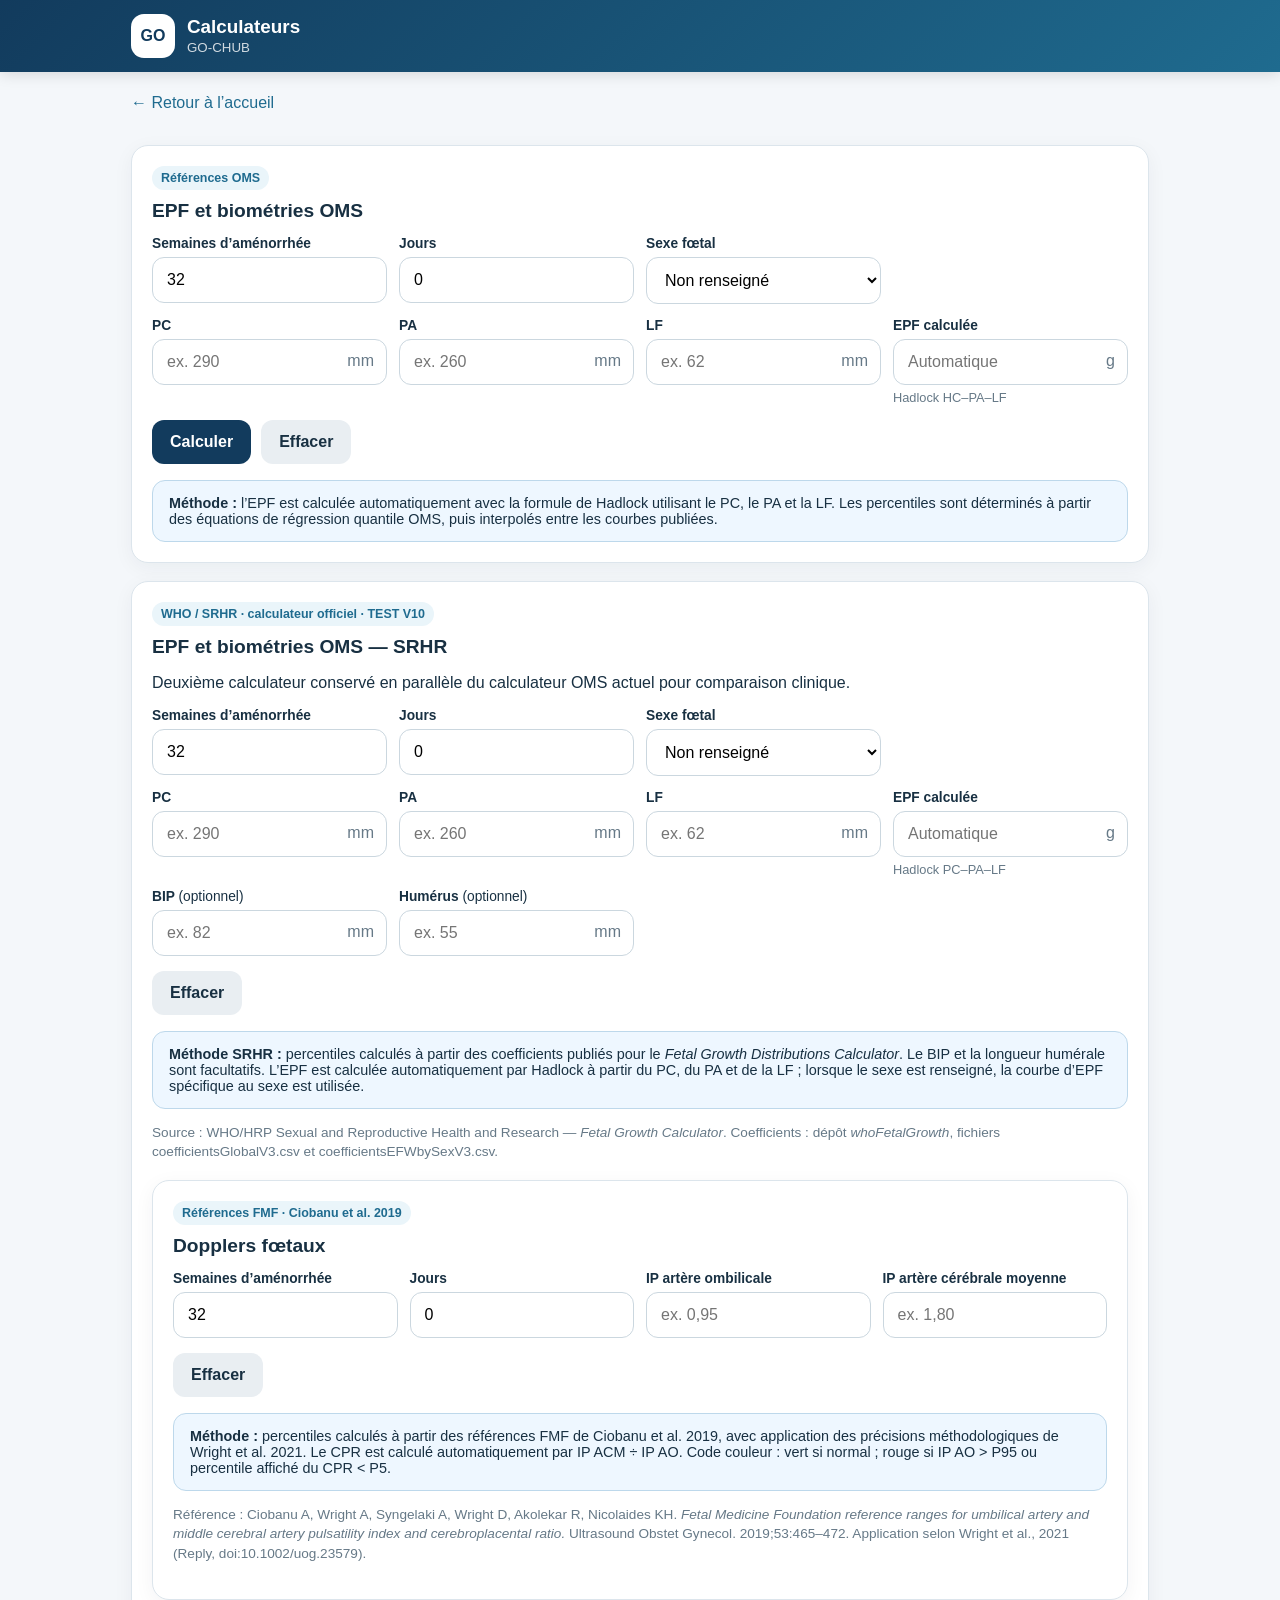
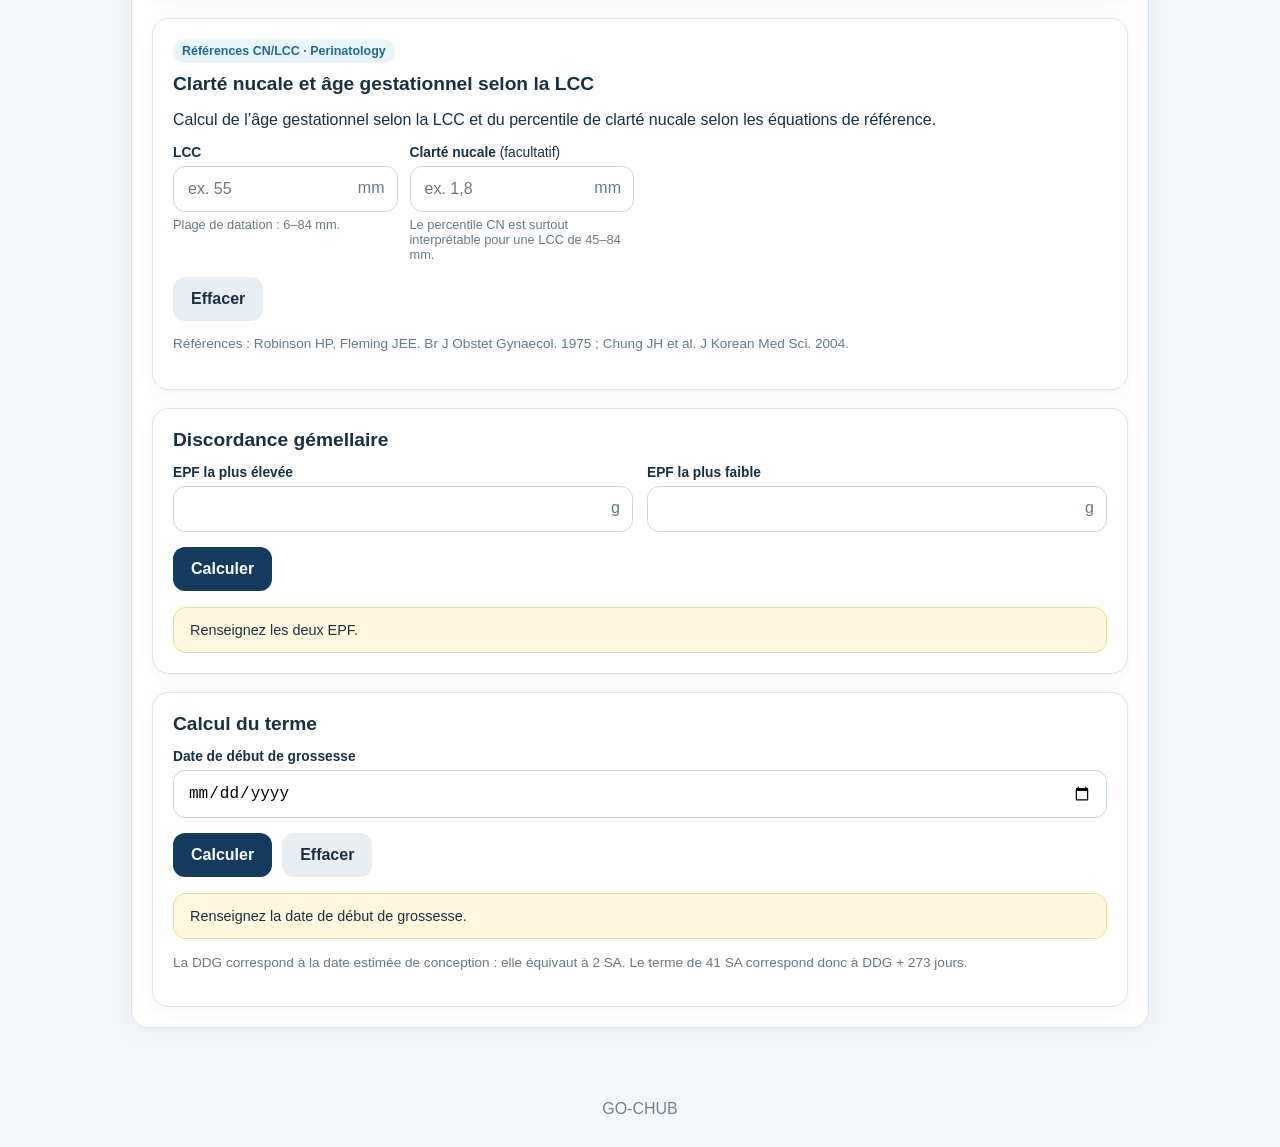
<file: calculateurs_V10_TEST_SRHR.html>
<!doctype html>
<html lang="fr">
<head>
<meta charset="utf-8">
<meta name="viewport" content="width=device-width,initial-scale=1,viewport-fit=cover">
<meta name="theme-color" content="#123b5d">
<link rel="stylesheet" href="assets/style.css">
<title>Calculateurs · GO-CHUB</title>
<style>
.efw-highlight{background:#eaf5fa;border-color:#9fc9dc}
.form-help{font-size:.8rem;color:var(--muted);margin-top:5px}
.result-value{font-size:1.45rem!important}
.validation{background:#eef7ff;border:1px solid #bdd8eb}
</style>
</head>
<body>
<header class="topbar">
  <div class="topbar-inner">
    <a class="brand" href="index.html">
      <div class="brandmark">GO</div>
      <div><h1>Calculateurs</h1><small>GO-CHUB</small></div>
    </a>
  </div>
</header>
<main>
<a class="back" href="index.html">← Retour à l’accueil</a>

<section id="oms" class="panel">
  <span class="badge">Références OMS</span>
  <h2 style="margin-top:10px">EPF et biométries OMS</h2>
  <div class="formgrid">
    <div class="field">
      <label>Semaines d’aménorrhée</label>
      <input id="weeks" type="number" oninput="scheduleWHO()" min="14" max="40" value="32">
    </div>
    <div class="field">
      <label>Jours</label>
      <input id="days" type="number" oninput="scheduleWHO()" min="0" max="6" value="0">
    </div>
    <div class="field">
      <label>Sexe fœtal</label>
      <select id="sex">
        <option value="unknown">Non renseigné</option>
        <option value="female">Féminin</option>
        <option value="male">Masculin</option>
      </select>
    </div>
  </div>
  <div class="formgrid" style="margin-top:14px">
    <div class="field">
      <label>PC</label>
      <div class="unit"><input id="hc" type="number" oninput="scheduleWHO()" min="1" step="0.1" placeholder="ex. 290"><span>mm</span></div>
    </div>
    <div class="field">
      <label>PA</label>
      <div class="unit"><input id="ac" type="number" oninput="scheduleWHO()" min="1" step="0.1" placeholder="ex. 260"><span>mm</span></div>
    </div>
    <div class="field">
      <label>LF</label>
      <div class="unit"><input id="fl" type="number" oninput="scheduleWHO()" min="1" step="0.1" placeholder="ex. 62"><span>mm</span></div>
    </div>
    <div class="field">
      <label>EPF calculée</label>
      <div class="unit"><input id="efw" type="number" readonly placeholder="Automatique"><span>g</span></div>
      <div class="form-help">Hadlock HC–PA–LF</div>
    </div>
  </div>
  <div class="buttonrow">
    <button class="button" onclick="calculateWHO()">Calculer</button>
    <button id="copy-who-button" class="button secondary hidden" onclick="copyWHOResults()">📋 Copier</button>
    <button class="button secondary" onclick="resetWHO()">Effacer</button>
  </div>

  <div id="who-results" class="results hidden"></div>
  <div class="notice validation">
    <strong>Méthode :</strong> l’EPF est calculée automatiquement avec la formule de Hadlock utilisant le PC, le PA et la LF. Les percentiles sont déterminés à partir des équations de régression quantile OMS, puis interpolés entre les courbes publiées.
  </div>
  

</section>

<section id="srhr" class="panel">
  <span class="badge">WHO / SRHR · calculateur officiel · TEST V10</span>
  <h2 style="margin-top:10px">EPF et biométries OMS — SRHR</h2>
  <p>Deuxième calculateur conservé en parallèle du calculateur OMS actuel pour comparaison clinique.</p>

  <div class="formgrid">
    <div class="field">
      <label>Semaines d’aménorrhée</label>
      <input id="srhr-weeks" type="number" min="14" max="40" value="32" oninput="calculateSRHR()">
    </div>
    <div class="field">
      <label>Jours</label>
      <input id="srhr-days" type="number" min="0" max="6" value="0" oninput="calculateSRHR()">
    </div>
    <div class="field">
      <label>Sexe fœtal</label>
      <select id="srhr-sex" onchange="calculateSRHR()">
        <option value="unknown">Non renseigné</option>
        <option value="F">Féminin</option>
        <option value="M">Masculin</option>
      </select>
    </div>
  </div>

  <div class="formgrid" style="margin-top:14px">
    <div class="field">
      <label>PC</label>
      <div class="unit"><input id="srhr-hc" type="number" min="1" step="0.1" placeholder="ex. 290" oninput="calculateSRHR()"><span>mm</span></div>
    </div>
    <div class="field">
      <label>PA</label>
      <div class="unit"><input id="srhr-ac" type="number" min="1" step="0.1" placeholder="ex. 260" oninput="calculateSRHR()"><span>mm</span></div>
    </div>
    <div class="field">
      <label>LF</label>
      <div class="unit"><input id="srhr-fl" type="number" min="1" step="0.1" placeholder="ex. 62" oninput="calculateSRHR()"><span>mm</span></div>
    </div>
    <div class="field">
      <label>EPF calculée</label>
      <div class="unit"><input id="srhr-efw" type="number" readonly placeholder="Automatique"><span>g</span></div>
      <div class="form-help">Hadlock PC–PA–LF</div>
    </div>
    <div class="field">
      <label>BIP <span style="font-weight:400">(optionnel)</span></label>
      <div class="unit"><input id="srhr-bpd" type="number" min="1" step="0.1" placeholder="ex. 82" oninput="calculateSRHR()"><span>mm</span></div>
    </div>
    <div class="field">
      <label>Humérus <span style="font-weight:400">(optionnel)</span></label>
      <div class="unit"><input id="srhr-hl" type="number" min="1" step="0.1" placeholder="ex. 55" oninput="calculateSRHR()"><span>mm</span></div>
    </div>
  </div>

  <div class="buttonrow">
    <button id="copy-srhr-button" class="button secondary hidden" onclick="copySRHRResults()">📋 Copier</button>
    <button class="button secondary" onclick="resetSRHR()">Effacer</button>
  </div>

  <div id="srhr-results" class="results hidden"></div>

  <div class="notice validation">
    <strong>Méthode SRHR :</strong> percentiles calculés à partir des coefficients publiés pour le
    <em>Fetal Growth Distributions Calculator</em>. Le BIP et la longueur humérale sont facultatifs.
    L’EPF est calculée automatiquement par Hadlock à partir du PC, du PA et de la LF ; lorsque le sexe
    est renseigné, la courbe d’EPF spécifique au sexe est utilisée.
  </div>
  <p class="source">
    Source : WHO/HRP Sexual and Reproductive Health and Research — <em>Fetal Growth Calculator</em>.
    Coefficients : dépôt <em>whoFetalGrowth</em>, fichiers coefficientsGlobalV3.csv et coefficientsEFWbySexV3.csv.
  </p>


<section id="doppler" class="panel">
  <span class="badge">Références FMF · Ciobanu et al. 2019</span>
  <h2 style="margin-top:10px">Dopplers fœtaux</h2>
  <div class="formgrid">
    <div class="field">
      <label>Semaines d’aménorrhée</label>
      <input id="doppler-weeks" type="number" min="20" max="42" value="32" oninput="calculateDoppler()">
    </div>
    <div class="field">
      <label>Jours</label>
      <input id="doppler-days" type="number" min="0" max="6" value="0" oninput="calculateDoppler()">
    </div>
    <div class="field">
      <label>IP artère ombilicale</label>
      <input id="ua-pi" type="number" min="0.01" step="0.01" placeholder="ex. 0,95" oninput="calculateDoppler()">
    </div>
    <div class="field">
      <label>IP artère cérébrale moyenne</label>
      <input id="mca-pi" type="number" min="0.01" step="0.01" placeholder="ex. 1,80" oninput="calculateDoppler()">
    </div>
  </div>
  <div class="buttonrow">
    <button id="copy-doppler-button" class="button secondary hidden" onclick="copyDopplerResults()">📋 Copier</button>
    <button class="button secondary" onclick="resetDoppler()">Effacer</button>
  </div>

  <div id="doppler-results" class="results hidden"></div>
  <div class="notice validation">
    <strong>Méthode :</strong> percentiles calculés à partir des références FMF de Ciobanu et al. 2019, avec application des précisions méthodologiques de Wright et al. 2021. Le CPR est calculé automatiquement par IP ACM ÷ IP AO. Code couleur : vert si normal ; rouge si IP AO > P95 ou percentile affiché du CPR < P5.
  </div>
  <p class="source">
    Référence : Ciobanu A, Wright A, Syngelaki A, Wright D, Akolekar R, Nicolaides KH.
    <em>Fetal Medicine Foundation reference ranges for umbilical artery and middle cerebral artery pulsatility index and cerebroplacental ratio.</em>
    Ultrasound Obstet Gynecol. 2019;53:465–472. Application selon Wright et al., 2021 (Reply, doi:10.1002/uog.23579).
  </p>
  <div class="buttonrow">
    
  </div>
</section>

<section id="cn" class="panel">
  <span class="badge">Références CN/LCC · Perinatology</span>
  <h2 style="margin-top:10px">Clarté nucale et âge gestationnel selon la LCC</h2>
  <p>Calcul de l’âge gestationnel selon la LCC et du percentile de clarté nucale selon les équations de référence.</p>

  <div class="formgrid">
    <div class="field">
      <label>LCC</label>
      <div class="unit"><input id="nt-crl" type="number" min="6" max="84" step="0.1" placeholder="ex. 55" oninput="calculateNT()"><span>mm</span></div>
      <div class="form-help">Plage de datation : 6–84 mm.</div>
    </div>
    <div class="field">
      <label>Clarté nucale <span style="font-weight:400">(facultatif)</span></label>
      <div class="unit"><input id="nt-value" type="number" min="0.1" step="0.1" placeholder="ex. 1,8" oninput="calculateNT()"><span>mm</span></div>
      <div class="form-help">Le percentile CN est surtout interprétable pour une LCC de 45–84 mm.</div>
    </div>
  </div>

  <div class="buttonrow">
    <button id="copy-nt-button" class="button secondary hidden" onclick="copyNTResults()">📋 Copier</button>
    <button class="button secondary" onclick="resetNT()">Effacer</button>
  </div>

  <div id="nt-results" class="results hidden"></div>

  

  <p class="source">
    Références : Robinson HP, Fleming JEE. Br J Obstet Gynaecol. 1975 ; Chung JH et al. J Korean Med Sci. 2004. 
  </p>

  <div class="buttonrow">
    
  </div>
</section>

<section id="discordance" class="panel">
  <h2>Discordance gémellaire</h2>
  <div class="grid grid2">
    <div class="field"><label>EPF la plus élevée</label><div class="unit"><input id="big" type="number"><span>g</span></div></div>
    <div class="field"><label>EPF la plus faible</label><div class="unit"><input id="small" type="number"><span>g</span></div></div>
  </div>
  <div class="buttonrow"><button class="button" onclick="discordance()">Calculer</button></div>
  <div id="discordance-result" class="notice">Renseignez les deux EPF.</div>
</section>

<section id="terme" class="panel">
  <h2>Calcul du terme</h2>
  <div class="field"><label>Date de début de grossesse</label><input id="ddg" type="date" oninput="terme()"></div>
  <div class="buttonrow"><button class="button" onclick="terme()">Calculer</button><button class="button secondary" onclick="resetTerme()">Effacer</button></div>
  <div id="terme-result" class="notice">Renseignez la date de début de grossesse.</div>
  <p class="source">La DDG correspond à la date estimée de conception : elle équivaut à 2 SA. Le terme de 41 SA correspond donc à DDG + 273 jours.</p>
</section>
</main>

<footer>GO-CHUB</footer>

<script>
// Références OMS intégrées directement dans la page pour éviter tout échec de chargement
// ou conflit de cache du fichier JSON sur GitHub Pages/PWA.
const WHO = {"EFW":[{"q":0.025,"b":[-0.23051839,0.40051112,-0.00617993,3.166e-05]},{"q":0.05,"b":[-0.1620571,0.39396537,-0.00579733,2.553e-05]},{"q":0.1,"b":[-0.04558876,0.38931405,-0.00574528,2.656e-05]},{"q":0.25,"b":[-0.01225877,0.39383640000000003,-0.00592305,2.886e-05]},{"q":0.5,"b":[0.15731009,0.38306794,-0.00554047,2.466e-05]},{"q":0.75,"b":[0.29329739,0.37609623,-0.00529255,2.184e-05]},{"q":0.9,"b":[0.35314223,0.37648687,-0.00528743,2.148e-05]},{"q":0.95,"b":[0.28502506,0.39062147,-0.00582929,2.791e-05]},{"q":0.975,"b":[0.40817059,0.38106821,-0.00550914,2.467e-05]}],"AC":[{"q":0.025,"b":[1.19202779,0.31475668,-0.00801581,7.514e-05]},{"q":0.05,"b":[1.09869954,0.33008000000000004,-0.00862096,8.254e-05]},{"q":0.1,"b":[1.24418122,0.3163154,-0.00814093,7.725e-05]},{"q":0.25,"b":[1.44520879,0.29943379,-0.00759672,7.167e-05]},{"q":0.5,"b":[1.58552931,0.28993678,-0.00732652,6.926e-05]},{"q":0.75,"b":[1.71452507,0.28136707,-0.00708196,6.709e-05]},{"q":0.9,"b":[1.78078382,0.27927889,-0.00706438,6.751e-05]},{"q":0.95,"b":[1.83213806,0.27710695,-0.00703389,6.761e-05]},{"q":0.975,"b":[2.03674473,0.25713846,-0.00634919,6.005e-05]}],"FL":[{"q":0.025,"b":[-7.27187178,1.28298929,-0.05806019,0.00121314,-9.6e-06]},{"q":0.05,"b":[-7.07052933,1.26780053,-0.05775563,0.00121608,-9.699999999999999e-06]},{"q":0.1,"b":[-6.69175407,1.22500911,-0.05592062,0.0011832000000000001,-9.5e-06]},{"q":0.25,"b":[-6.07953119,1.15245171,-0.05255107,0.00111419,-8.98e-06]},{"q":0.5,"b":[-5.54922621,1.0955999,-0.05013109,0.00106781,-8.64e-06]},{"q":0.75,"b":[-4.68666987,0.97811179,-0.04393191,0.00092347,-7.39e-06]},{"q":0.9,"b":[-4.31219597,0.94038705,-0.04247099,0.00089978,-7.26e-06]},{"q":0.95,"b":[-4.12398208,0.92034421,-0.0415729,0.00088106,-7.11e-06]},{"q":0.975,"b":[-3.64483931,0.85702813,-0.03840057,0.00081206,-6.56e-06]}],"HC":[{"q":0.025,"b":[1.59317517,0.29459801,-0.00738604,6.57e-05]},{"q":0.05,"b":[1.74883946,0.27840528,-0.00677991,5.836e-05]},{"q":0.1,"b":[1.83059537,0.27244251,-0.00659547,5.6399999999999995e-05]},{"q":0.25,"b":[1.94181945,0.26584757,-0.00644545,5.545e-05]},{"q":0.5,"b":[2.09924879,0.25337366,-0.00605648,5.143e-05]},{"q":0.75,"b":[2.20777452,0.24521232,-0.00578558,4.84e-05]},{"q":0.9,"b":[2.31777,0.23665151,-0.00550781,4.54e-05]},{"q":0.95,"b":[2.39550106,0.22958667,-0.00525318,4.237e-05]},{"q":0.975,"b":[2.5007407,0.22006785,-0.00493623,3.891e-05]}]};

let lastWHOText = '';
function curveValue(row, ga){
  const logValue = row.b.reduce((sum, coefficient, degree) =>
    sum + coefficient * ga ** degree, 0);
  return Math.exp(logValue);
}
function percentileWHO(metric, ga, value){
  value = Math.trunc(Number(value));
  const rows = WHO && WHO[metric];
  if(!Array.isArray(rows) || !rows.length || !Number.isFinite(value)){
    return {label:'Erreur de calcul',p:null,status:'low'};
  }
  const pts = rows
    .map(r => ({q:Number(r.q), value:curveValue(r,ga)}))
    .filter(r => Number.isFinite(r.q) && Number.isFinite(r.value))
    .sort((a,b) => a.q-b.q);
  if(pts.length < 2) return {label:'Erreur de calcul',p:null,status:'low'};
  if(value < pts[0].value) return {label:'< P2,5', p:2.5, status:'low'};
  if(value > pts[pts.length-1].value) return {label:'> P97,5', p:97.5, status:'high'};
  for(let i=0;i<pts.length-1;i++){
    const a=pts[i], b=pts[i+1];
    if(value >= a.value && value <= b.value){
      const f=(value-a.value)/(b.value-a.value);
      const p=(a.q + f*(b.q-a.q))*100;
      return {
        label:'P'+p.toFixed(1).replace('.',','),
        p:p,
        status:p<10?'low':p>90?'high':'normal'
      };
    }
  }
  return {label:'—',p:null,status:''};
}
function hadlockHCACFL(hcMm, acMm, flMm){
  const HC=hcMm/10, AC=acMm/10, FL=flMm/10;
  const log10 =
    1.326 +
    0.0107*HC +
    0.0438*AC +
    0.158*FL -
    0.00326*AC*FL;
  return Math.pow(10,log10);
}

function resultCard(name,val,unit,r,extra=''){
  return `<div class="result ${r.status} ${extra}">
    <small>${name} · ${val} ${unit}</small>
    <strong class="${extra?'result-value':''}">${r.label}</strong>
  </div>`;
}
function calculateWHO(){
  const w=Number(document.getElementById('weeks').value);
  const d=Number(document.getElementById('days').value);
  const ga=w+d/7;

  if(w<14 || w>40 || d<0 || d>6){
    alert('Le terme doit être compris entre 14+0 et 40+6 SA.');
    return;
  }

  const hc=Number(document.getElementById('hc').value);
  const ac=Number(document.getElementById('ac').value);
  const fl=Number(document.getElementById('fl').value);

  let html='';
  if(hc>0) html += resultCard('PC',formatNum(hc),'mm',percentileWHO('HC',ga,hc));
  if(ac>0) html += resultCard('PA',formatNum(ac),'mm',percentileWHO('AC',ga,ac));
  if(fl>0) html += resultCard('LF',formatNum(fl),'mm',percentileWHO('FL',ga,fl));
  if(hc>0 && ac>0 && fl>0){
    const efw=hadlockHCACFL(hc,ac,fl);
    document.getElementById('efw').value=efw.toFixed(1);
    html += resultCard(
      'EPF Hadlock',
      efw.toFixed(1).replace('.',','),
      'g',
      percentileWHO('EFW',ga,efw),
      'efw-highlight'
    );
  } else {
    document.getElementById('efw').value='';
  }
  const box=document.getElementById('who-results');
  box.innerHTML=html || '<div class="notice">Renseignez au moins une biométrie.</div>';
  box.classList.remove('hidden');
  const copyButton=document.getElementById('copy-who-button');
  const parts=[];
  if(hc>0){
    const r=percentileWHO('HC',ga,hc);
    parts.push(`PC ${formatNum(hc)} mm (${r.label})`);
  }
  if(ac>0){
    const r=percentileWHO('AC',ga,ac);
    parts.push(`PA ${formatNum(ac)} mm (${r.label})`);
  }
  if(fl>0){
    const r=percentileWHO('FL',ga,fl);
    parts.push(`LF ${formatNum(fl)} mm (${r.label})`);
  }
  if(hc>0 && ac>0 && fl>0){
    const efw=hadlockHCACFL(hc,ac,fl);
    const r=percentileWHO('EFW',ga,efw);
    parts.push(`EPF Hadlock ${Math.round(efw)} g (${r.label})`);
  }
  lastWHOText=parts.join(', ');
  if(lastWHOText){
    copyButton.classList.remove('hidden');
  } else {
    copyButton.classList.add('hidden');
  }
}
function formatNum(v){
  return Number.isInteger(v) ? String(v) : v.toFixed(1).replace('.',',');
}

async function copyWHOResults(){
  if(!lastWHOText) return;
  const text='Biométries : '+lastWHOText+'.';
  try{
    await navigator.clipboard.writeText(text);
  }catch(e){
    const area=document.createElement('textarea');
    area.value=text;
    area.style.position='fixed';
    area.style.opacity='0';
    document.body.appendChild(area);
    area.select();
    document.execCommand('copy');
    area.remove();
  }
  const button=document.getElementById('copy-who-button');
  const original=button.textContent;
  button.textContent='✓ Copié';
  setTimeout(()=>button.textContent=original,1200);
}
function resetWHO(){
  ['hc','ac','fl','efw'].forEach(id=>document.getElementById(id).value='');
  document.getElementById('who-results').classList.add('hidden');
  document.getElementById('copy-who-button').classList.add('hidden');
  lastWHOText='';
}

let whoTimer=null;
function scheduleWHO(){
  clearTimeout(whoTimer);
  whoTimer=setTimeout(()=>{
    const hc=Number(document.getElementById('hc').value);
    const ac=Number(document.getElementById('ac').value);
    const fl=Number(document.getElementById('fl').value);
    if(hc>0 || ac>0 || fl>0) calculateWHO();
  },120);
}

let lastDopplerText='';
function erfApprox(x){
  const sign=x<0?-1:1;
  x=Math.abs(x);
  const a1=0.254829592, a2=-0.284496736, a3=1.421413741,
        a4=-1.453152027, a5=1.061405429, p=0.3275911;
  const t=1/(1+p*x);
  const y=1-(((((a5*t+a4)*t)+a3)*t+a2)*t+a1)*t*Math.exp(-x*x);
  return sign*y;
}

function normalCDF(z){
  return 0.5*(1+erfApprox(z/Math.sqrt(2)));
}
function percentileFromZ(z){
  const p=normalCDF(z)*100;
  const rounded=Math.max(0,Math.min(100,Math.ceil(p)));
  return {p:p,rounded:rounded,label:'P'+rounded};
}

function dopplerReference(gaDays){
  // V9.4 — équations publiées Ciobanu et al. 2019,
  // appliquées selon la clarification de Wright et al. 2021.
  // Les distributions de MCA-PI et CPR sont traitées sur l'échelle log10.
  // Pour UA-PI, la médiane est linéaire sur l'échelle originale,
  // puis transformée en log10 pour le calcul du z-score.

  const uaMedian = 1.6473 - 0.003005*gaDays;
  const uaSdLog =
    0.08713
    - 0.0002936*gaDays
    + 0.0000009355*gaDays**2;

  // MCA : les coefficients publiés sont arrondis dans l'article.
  // La FMF en ligne utilise une dispersion log10 quasi constante.
  // Recalibrage déduit de plusieurs sorties FMF concordantes :
  // SD(log10 MCA-PI) ≈ 0,06349.
  // Une correction linéaire minime de la médiane compense l'arrondi
  // des coefficients publiés et reproduit les z-scores FMF.
  const mcaMedianLogPublished =
    0.3117
    - 0.007100*gaDays
    + 0.00006345*gaDays**2
    - 0.0000001443*gaDays**3;

  const mcaMedianCorrection =
    -0.0013433608737362765
    + 0.000008432239649842976*gaDays;

  const mcaMedianLog = mcaMedianLogPublished + mcaMedianCorrection;
  const mcaSdLog = 0.06349;

  const cprMedianLog =
    -0.3564
    + 0.0003969*gaDays
    + 0.00003199*gaDays**2
    - 0.00000009266*gaDays**3;

  const cprSdLog =
    0.1948
    - 0.001220*gaDays
    + 0.000003262*gaDays**2;

  return {
    ua:{
      medianLog:Math.log10(uaMedian),
      sdLog:uaSdLog,
      median:uaMedian
    },
    mca:{
      medianLog:mcaMedianLog,
      sdLog:mcaSdLog,
      median:10**mcaMedianLog
    },
    cpr:{
      medianLog:cprMedianLog,
      sdLog:cprSdLog,
      median:10**cprMedianLog
    }
  };
}
function dopplerCalcOne(value, ref){
  if(!(value>0) || !(ref.sdLog>0)) return null;
  const z=(Math.log10(value)-ref.medianLog)/ref.sdLog;
  const pct=percentileFromZ(z);
  return {z:z,p:pct.p,rounded:pct.rounded,label:pct.label,median:ref.median};
}
function dopplerCard(name,value,r,kind){
  let cls='normal';
  if(kind==='ua' && r.p>95) cls='low';
  if(kind==='cpr' && r.rounded<5) cls='low';
  return `<div class="result ${cls}">
    <small>${name} · ${value.toFixed(2).replace('.',',')}</small>
    <strong>${r.label}</strong>
  </div>`;
}
function calculateDoppler(){
  const w=Number(document.getElementById('doppler-weeks').value);
  const d=Number(document.getElementById('doppler-days').value);
  const ua=Number(document.getElementById('ua-pi').value);
  const mca=Number(document.getElementById('mca-pi').value);
  const box=document.getElementById('doppler-results');
  const copyBtn=document.getElementById('copy-doppler-button');
  if(w<20 || w>42 || d<0 || d>6){
    box.innerHTML='<div class="notice">Le terme doit être compris entre 20+0 et 42+6 SA.</div>';
    box.classList.remove('hidden');
    copyBtn.classList.add('hidden');
    return;
  }

  const gaDays=w*7+d;
  const ref=dopplerReference(gaDays);
  let out='';
  const parts=[];
  if(ua>0){
    const r=dopplerCalcOne(ua,ref.ua);
    if(r){
      out+=dopplerCard('IP artère ombilicale',ua,r,'ua');
      parts.push(`IP AO ${ua.toFixed(2).replace('.',',')} (${r.label})`);
    }
  }

  if(mca>0){
    const r=dopplerCalcOne(mca,ref.mca);
    if(r){
      out+=dopplerCard('IP artère cérébrale moyenne',mca,r,'mca');
      parts.push(`IP ACM ${mca.toFixed(2).replace('.',',')} (${r.label})`);
    }
  }
  if(ua>0 && mca>0){
    const cpr=mca/ua;
    const r=dopplerCalcOne(cpr,ref.cpr);
    if(r){
      out+=dopplerCard('CPR',cpr,r,'cpr');
      parts.push(`CPR ${cpr.toFixed(2).replace('.',',')} (${r.label})`);
    }
  }
  if(out){
    box.innerHTML=out;
    box.classList.remove('hidden');
    lastDopplerText=`Dopplers à ${w}+${d} SA : `+parts.join(', ')+'.';
    copyBtn.classList.remove('hidden');
  }else{
    box.classList.add('hidden');
    box.innerHTML='';
    lastDopplerText='';
    copyBtn.classList.add('hidden');
  }
}
async function copyDopplerResults(){
  if(!lastDopplerText) return;
  try{
    await navigator.clipboard.writeText(lastDopplerText);
  }catch(e){
    const area=document.createElement('textarea');
    area.value=lastDopplerText;
    area.style.position='fixed';
    area.style.opacity='0';
    document.body.appendChild(area);
    area.select();
    document.execCommand('copy');
    area.remove();
  }
  const button=document.getElementById('copy-doppler-button');
  const original=button.textContent;
  button.textContent='✓ Copié';
  setTimeout(()=>button.textContent=original,1200);
}
function resetDoppler(){
  document.getElementById('ua-pi').value='';
  document.getElementById('mca-pi').value='';
  document.getElementById('doppler-results').classList.add('hidden');
  document.getElementById('doppler-results').innerHTML='';
  document.getElementById('copy-doppler-button').classList.add('hidden');
  lastDopplerText='';
}
let lastNTText='';
function ntExpected(crl){
  return 0.437 + 0.01969*crl;
}
function ntSigma(crl){
  // Recalibrage sur les comparaisons Perinatology : légère variation de dispersion avec la LCC.
  return 0.58203 - 0.0004391*crl;
}
function crlGestationalAgeDays(crl){
  // V9.1 : formule continue de datation LCC, calibrée sur Perinatology.
  // AG (jours) = 23,73 + 8,052 × sqrt(LCC × 1,037)
  // Perinatology correspond à l'arrondi au jour supérieur.
  return Math.ceil(23.73 + 8.052*Math.sqrt(crl*1.037));
}
function calculateNT(){
  const crl=Number(document.getElementById('nt-crl').value);
  const ntRaw=document.getElementById('nt-value').value;
  const nt=Number(ntRaw);
  const hasNT=ntRaw!=='' && Number.isFinite(nt) && nt>0;
  const box=document.getElementById('nt-results');
  const copyBtn=document.getElementById('copy-nt-button');

  if(!crl){
    box.classList.add('hidden');
    copyBtn.classList.add('hidden');
    lastNTText='';
    return;
  }
  if(!(crl>=6 && crl<=84)){
    box.innerHTML='<div class="notice">La LCC doit être comprise entre 6 et 84 mm.</div>';
    box.classList.remove('hidden');
    copyBtn.classList.add('hidden');
    lastNTText='';
    return;
  }

  const gaDays=crlGestationalAgeDays(crl);
  const gaW=Math.floor(gaDays/7);
  const gaD=gaDays%7;
  const expected=ntExpected(crl);

  let html=`<div class="result normal">
      <small>Âge gestationnel estimé · LCC ${crl.toFixed(1).replace('.',',')} mm</small>
      <strong>${gaW} SA + ${gaD} j</strong>
    </div>`;

  let copy=`LCC ${crl.toFixed(1).replace('.',',')} mm : âge gestationnel estimé ${gaW} SA + ${gaD} j`;

  if(hasNT){
    const z=(nt-expected)/ntSigma(crl);
    const pRaw=0.5*(1+erfApprox(z/Math.SQRT2))*100;
    const pRounded=Math.max(0,Math.min(100,Math.round(pRaw)));
    const pct={p:pRaw,rounded:pRounded,label:'P'+pRounded};
    const cls=pct.rounded>=95?'low':'normal';
    html += `<div class="result ${cls}">
        <small>Clarté nucale · ${nt.toFixed(1).replace('.',',')} mm</small>
        <strong>${pct.label}</strong>
      </div>`;
    copy += ` ; CN mesurée ${nt.toFixed(1).replace('.',',')} mm (${pct.label})`;
  }

  box.innerHTML=html;
  box.classList.remove('hidden');
  lastNTText=copy+'.';
  copyBtn.classList.remove('hidden');
}
async function copyNTResults(){
  if(!lastNTText) return;
  try{ await navigator.clipboard.writeText(lastNTText); }
  catch(e){
    const area=document.createElement('textarea');
    area.value=lastNTText; area.style.position='fixed'; area.style.opacity='0';
    document.body.appendChild(area); area.select(); document.execCommand('copy'); area.remove();
  }
  const button=document.getElementById('copy-nt-button');
  const original=button.textContent; button.textContent='✓ Copié';
  setTimeout(()=>button.textContent=original,1200);
}
function resetNT(){
  document.getElementById('nt-crl').value='';
  document.getElementById('nt-value').value='';
  document.getElementById('nt-results').classList.add('hidden');
  document.getElementById('nt-results').innerHTML='';
  document.getElementById('copy-nt-button').classList.add('hidden');
  lastNTText='';
}

function discordance(){
  const a=Number(document.getElementById('big').value);
  const b=Number(document.getElementById('small').value);
  if(!a||!b){
    document.getElementById('discordance-result').textContent='Renseignez les deux EPF.';
    return;
  }
  const mx=Math.max(a,b),mn=Math.min(a,b),v=(mx-mn)/mx*100;
  document.getElementById('discordance-result').innerHTML=
    '<strong>'+v.toFixed(1).replace('.',',')+' %</strong><br>' +
    '(EPF la plus élevée − EPF la plus faible) / EPF la plus élevée × 100.';
}
function terme(){
  const input=document.getElementById('ddg');
  const box=document.getElementById('terme-result');
  if(!input.value){
    box.textContent='Renseignez la date de début de grossesse.';
    return;
  }

  const ddg=new Date(input.value+'T12:00:00');
  const today=new Date();
  today.setHours(12,0,0,0);

  const elapsed=Math.floor((today-ddg)/86400000);
  const amenorrheaDays=elapsed+14;
  const weeks=Math.floor(amenorrheaDays/7);
  const days=((amenorrheaDays%7)+7)%7;
  const term=new Date(ddg);
  term.setDate(term.getDate()+273);

  let current;
  if(amenorrheaDays<0){
    current='La DDG saisie est postérieure à la date du jour.';
  }else{
    current=`Terme aujourd’hui : <strong>${weeks} SA + ${days} jour${days>1?'s':''}</strong>`;
  }

  box.innerHTML=current+'<br>Terme à 41 SA : <strong>'+term.toLocaleDateString('fr-FR')+'</strong>';
}
function resetTerme(){
  document.getElementById('ddg').value='';
  document.getElementById('terme-result').textContent='Renseignez la date de début de grossesse.';
}

const SRHR_BPD = [[0.01, 0.591008401542612, 0.251833515513537, -0.00582602136865785, 4.85842528593502e-05, 0], [0.025, 0.58340478243682, 0.257706867351367, -0.00608380366281251, 5.16940376186165e-05, 0], [0.05, 0.640086541374477, 0.25352855332296, -0.00591651627062447, 4.94614232987744e-05, 0], [0.1, 0.67586050811029, 0.25343383445191, -0.00595606903884204, 5.03055604381436e-05, 0], [0.25, 0.769315103415485, 0.249927024175735, -0.00592399444708251, 5.076548429269e-05, 0], [0.5, 0.872984231314326, 0.243385003540798, -0.00571172523683453, 4.82880035733658e-05, 0], [0.75, 0.983298265402666, 0.236071116567572, -0.00548348083012818, 4.58419655773418e-05, 0], [0.9, 1.01351909208103, 0.237088857953509, -0.0055421492813894, 4.65258350076297e-05, 0], [0.95, 1.11401192681678, 0.228258457814188, -0.00524271052970102, 4.31665697359201e-05, 0], [0.975, 1.17917438634649, 0.224245686901115, -0.00513638678692311, 4.21401138788665e-05, 0], [0.99, 1.18876528083144, 0.22624188722951, -0.00522504825833189, 4.31577122241698e-05, 0]];
const SRHR_HL = [[0.01, -7.78349846701959, 1.38492965874312, -0.0652780187735718, 0.0014150928034733, -1.16119076226422e-05], [0.025, -7.47910160663101, 1.35204523406865, -0.0636532992863844, 0.00137481173675706, -1.12101330502122e-05], [0.05, -6.90099057209008, 1.27054553137824, -0.0591262450111552, 0.0012637456183417, -1.02071740374974e-05], [0.1, -6.53608302749862, 1.2272413635898, -0.0571034895407674, 0.00122207225813435, -9.88852986676249e-06], [0.25, -5.42815715796469, 1.07352977734643, -0.0489087664932973, 0.0010293053840563, -8.20541048892881e-06], [0.5, -4.85748536478029, 1.00813558857801, -0.0460077781702957, 0.000973401688196724, -7.81084345942064e-06], [0.75, -4.3140683823838, 0.943595032408634, -0.042967382499428, 0.000909706728731155, -7.31114518318759e-06], [0.9, -3.70486556990912, 0.86055314135122, -0.0385250212605406, 0.000804666353059272, -6.3896725175013e-06], [0.95, -3.34494754486814, 0.813134285208091, -0.0361206171893883, 0.000751920643315549, -5.96785208299362e-06], [0.975, -3.54703721492887, 0.851835316341919, -0.0385210544307558, 0.000815301857140939, -6.57662126778699e-06], [0.99, -3.41073389554318, 0.845833777301508, -0.0386831969965017, 0.000828259625010723, -6.74931990585841e-06]];
const SRHR_EFW_SEX = {"F": [[0.01, -1.89823055117316, 0.694217690139681, -0.0249755007746458, 0.000533634489533981, -4.7692763424938e-06], [0.025, -0.915523725804273, 0.529374415518249, -0.0147446585958276, 0.000269201219853759, -2.3537061714461e-06], [0.05, -0.0356552265566936, 0.376064209229977, -0.00496950115937874, 1.00880399508847e-05, 8.87897379966417e-08], [0.1, 0.155170122624531, 0.356594762998776, -0.00401282727802378, -1.14891004630409e-05, 2.91905926442287e-07], [0.25, -0.00617926685323766, 0.391489315579454, -0.00583983363713264, 2.74701265932854e-05, 1.25218741602196e-08], [0.5, 0.247277418113423, 0.370440200280727, -0.00507278668575342, 1.79658724333519e-05, 3.17102018612384e-08], [0.75, 0.376784712355285, 0.361976162764535, -0.00463535949504953, 8.51326693543256e-06, 1.04436638183705e-07], [0.9, 0.286538459425835, 0.387048945293849, -0.00606592437416756, 4.19335923075898e-05, -1.64397771501855e-07], [0.95, 0.381320788764689, 0.376613696575359, -0.00528117982372732, 1.81818929490566e-05, 7.60085577423407e-08], [0.975, 0.32551154984358, 0.40214557617585, -0.0074145176202411, 8.8196644838898e-05, -7.1015932637436e-07], [0.99, 0.5179331809046, 0.38992943582849, -0.0070512841081792, 8.0249588087978e-05, -5.8757835323298e-07]], "M": [[0.01, 1.0676868754174, 0.18916289014035, 0.0057574178248425, -0.00025890835282806, 2.5773765651089e-06], [0.025, -0.52610096513854, 0.44906549056954, -0.0089009550762548, 9.868293523919e-05, -6.1862373692705e-07], [0.05, -0.264562353403465, 0.412210701662848, -0.00659353966698675, 3.87085414793403e-05, -5.92167006528022e-08], [0.1, -0.0631025226657407, 0.390993877846881, -0.00560764189001381, 1.90944627895524e-05, 8.84241803692905e-08], [0.25, -0.136872920737678, 0.411385471212291, -0.00662710457053528, 4.01078967104191e-05, -6.09266544869339e-08], [0.5, 0.222999048464601, 0.372888830200871, -0.00482835487505679, 5.3892793557086e-06, 1.72630247811947e-07], [0.75, 0.274568726691847, 0.381231662554576, -0.00557248890309729, 2.934934995138e-05, -8.27628809790136e-08], [0.9, 0.240213697127957, 0.391178494734445, -0.00579538706713982, 2.75733050639858e-05, -1.90970772277149e-08], [0.95, 0.238080920038937, 0.394765675971459, -0.00581267491399174, 2.31531669571276e-05, 6.85345268671191e-08], [0.975, 0.79018076483077, 0.32585025131141, -0.0025559098706069, -4.2038969571238e-05, 5.4228420412733e-07], [0.99, -0.63894706453018, 0.59827236973175, -0.020501971506261, 0.00045665099050068, -4.4070188173566e-06]]};
let lastSRHRText = '';

function srhrRows(metric, sex){
  if(metric==='BPD') return SRHR_BPD.map(x=>({q:x[0],b:x.slice(1)}));
  if(metric==='HL') return SRHR_HL.map(x=>({q:x[0],b:x.slice(1)}));
  if(metric==='EFW' && (sex==='F'||sex==='M'))
    return SRHR_EFW_SEX[sex].map(x=>({q:x[0],b:x.slice(1)}));
  return (WHO[metric]||[]).map(r=>({q:Number(r.q),b:r.b}));
}
function percentileSRHR(metric,ga,value,sex='unknown'){
  value=Number(value);
  const rows=srhrRows(metric,sex);
  if(!rows.length || !Number.isFinite(value)) return {label:'Erreur de calcul',p:null,status:'low'};
  const pts=rows.map(r=>({q:r.q,value:Math.exp(r.b.reduce((s,c,i)=>s+c*ga**i,0))}))
                .sort((a,b)=>a.q-b.q);
  if(value<pts[0].value) return {label:'< P'+(pts[0].q*100).toString().replace('.',','),p:pts[0].q*100,status:'low'};
  if(value>pts[pts.length-1].value) return {label:'> P'+(pts[pts.length-1].q*100).toString().replace('.',','),p:pts[pts.length-1].q*100,status:'high'};
  for(let i=0;i<pts.length-1;i++){
    const a=pts[i],b=pts[i+1];
    if(value>=a.value && value<=b.value){
      const f=(value-a.value)/(b.value-a.value);
      const p=(a.q+f*(b.q-a.q))*100;
      return {label:'P'+p.toFixed(1).replace('.',','),p,status:p<10?'low':p>90?'high':'normal'};
    }
  }
  return {label:'—',p:null,status:''};
}
function calculateSRHR(){
  const w=Number(document.getElementById('srhr-weeks').value), d=Number(document.getElementById('srhr-days').value);
  const ga=w+d/7, sex=document.getElementById('srhr-sex').value;
  if(w<14||w>40||d<0||d>6) return;
  const vals={
    HC:Number(document.getElementById('srhr-hc').value),
    AC:Number(document.getElementById('srhr-ac').value),
    FL:Number(document.getElementById('srhr-fl').value),
    BPD:Number(document.getElementById('srhr-bpd').value),
    HL:Number(document.getElementById('srhr-hl').value)
  };
  let h='', parts=[];
  const labels={HC:'PC',AC:'PA',FL:'LF',BPD:'BIP',HL:'Humérus'};
  for(const m of ['HC','AC','FL','BPD','HL']) if(vals[m]>0){
    const r=percentileSRHR(m,ga,vals[m],sex);
    h+=resultCard(labels[m],formatNum(vals[m]),'mm',r);
    parts.push(`${labels[m]} ${formatNum(vals[m])} mm (${r.label})`);
  }
  if(vals.HC>0&&vals.AC>0&&vals.FL>0){
    const efw=hadlockHCACFL(vals.HC,vals.AC,vals.FL);
    document.getElementById('srhr-efw').value=efw.toFixed(1);
    const r=percentileSRHR('EFW',ga,efw,sex);
    h+=resultCard('EPF Hadlock',efw.toFixed(1).replace('.',','),'g',r,'efw-highlight');
    parts.push(`EPF Hadlock ${Math.round(efw)} g (${r.label})`);
  } else document.getElementById('srhr-efw').value='';
  const box=document.getElementById('srhr-results');
  box.innerHTML=h||'<div class="notice">Renseignez au moins une biométrie.</div>';
  box.classList.remove('hidden');
  lastSRHRText=parts.join(', ');
  document.getElementById('copy-srhr-button').classList.toggle('hidden',!lastSRHRText);
}
async function copySRHRResults(){
  if(!lastSRHRText)return;
  const text='Biométries WHO/SRHR : '+lastSRHRText+'.';
  try{await navigator.clipboard.writeText(text)}catch(e){}
}
function resetSRHR(){
  for(const id of ['srhr-hc','srhr-ac','srhr-fl','srhr-bpd','srhr-hl','srhr-efw']) document.getElementById(id).value='';
  document.getElementById('srhr-results').classList.add('hidden');
  document.getElementById('copy-srhr-button').classList.add('hidden');
  lastSRHRText='';
}

</script>
</body>
</html>
</file>
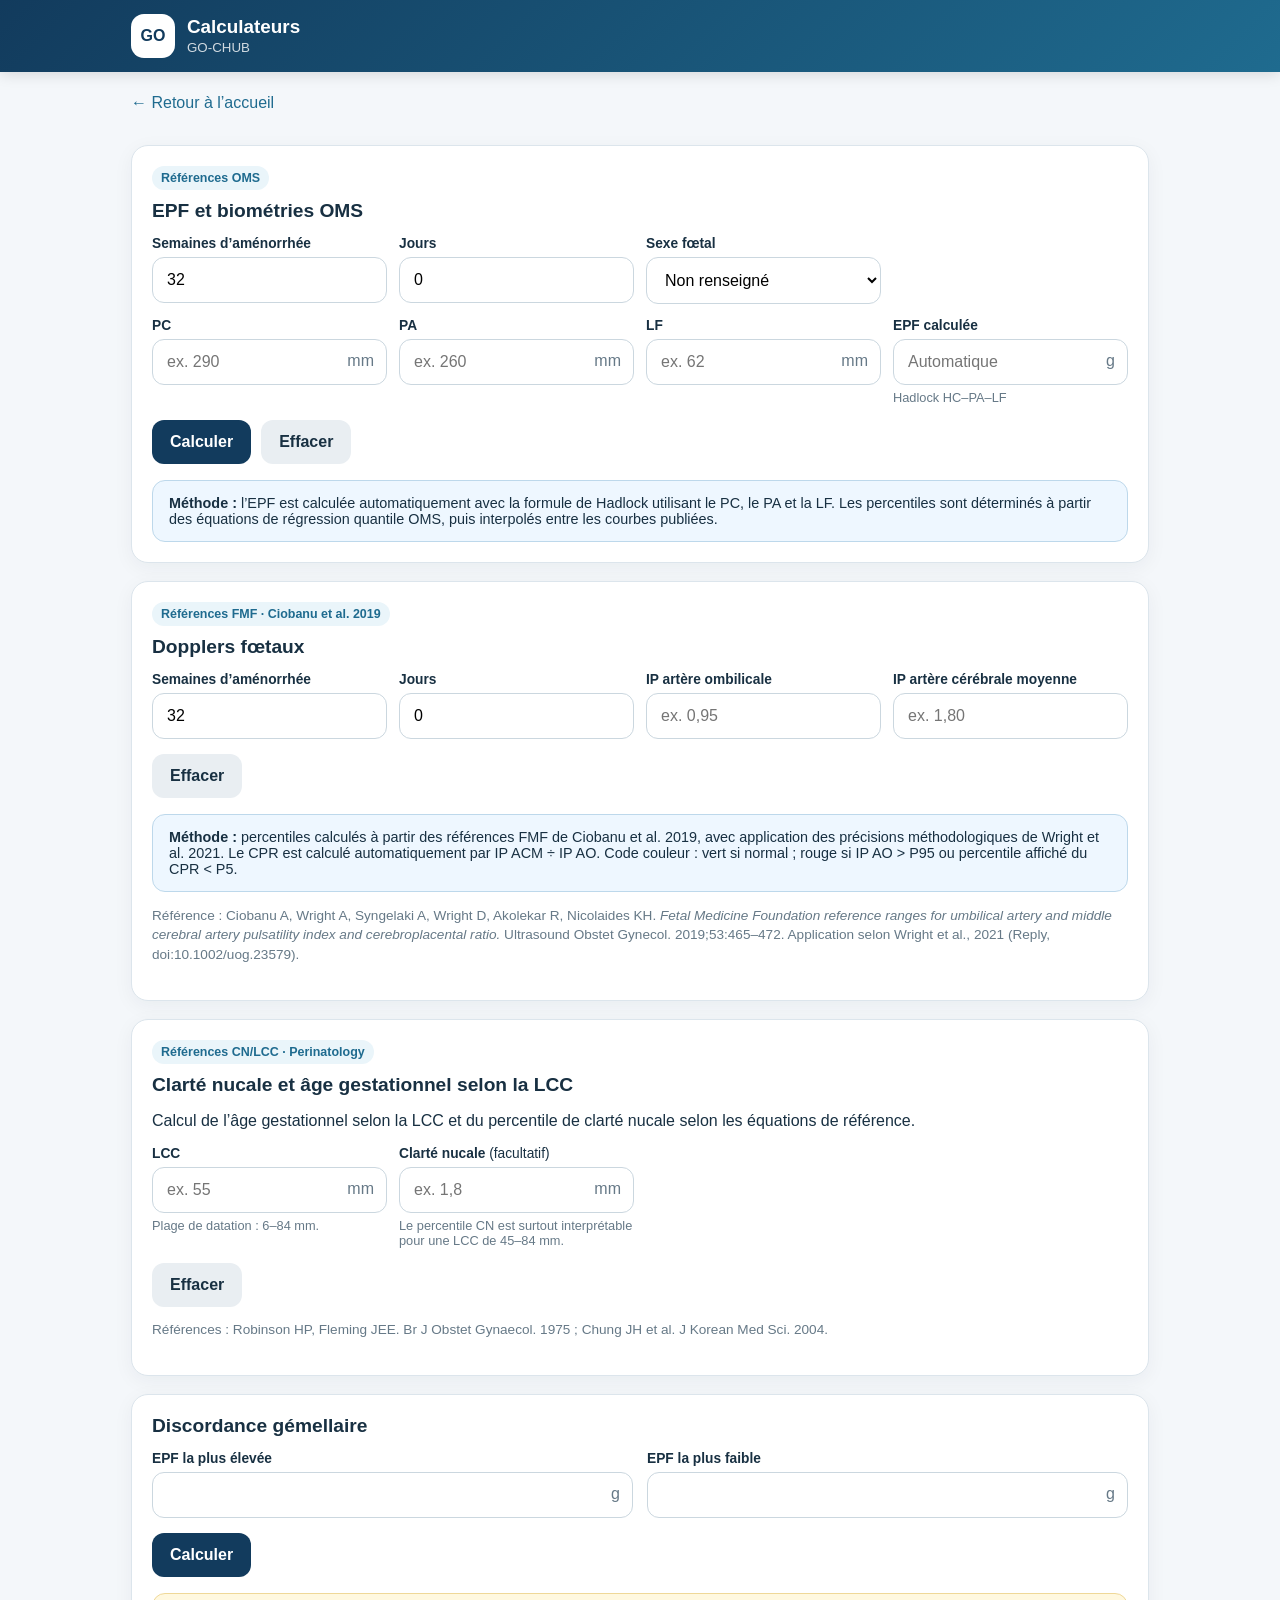
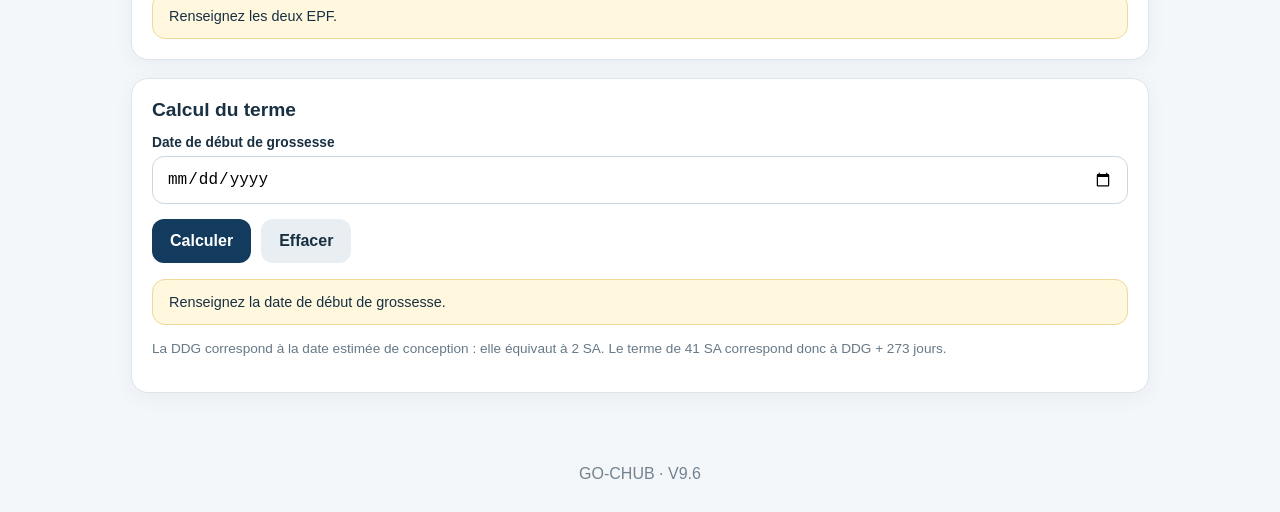
<file: calculateurs_V9_6_final.html>
<!doctype html>
<html lang="fr">
<head>
<meta charset="utf-8">
<meta name="viewport" content="width=device-width,initial-scale=1,viewport-fit=cover">
<meta name="theme-color" content="#123b5d">
<link rel="stylesheet" href="assets/style.css">
<title>Calculateurs · GO-CHUB</title>
<style>
.efw-highlight{background:#eaf5fa;border-color:#9fc9dc}
.form-help{font-size:.8rem;color:var(--muted);margin-top:5px}
.result-value{font-size:1.45rem!important}
.validation{background:#eef7ff;border:1px solid #bdd8eb}
</style>
</head>
<body>
<header class="topbar">
  <div class="topbar-inner">
    <a class="brand" href="index.html">
      <div class="brandmark">GO</div>
      <div><h1>Calculateurs</h1><small>GO-CHUB</small></div>
    </a>
  </div>
</header>
<main>
<a class="back" href="index.html">← Retour à l’accueil</a>

<section id="oms" class="panel">
  <span class="badge">Références OMS</span>
  <h2 style="margin-top:10px">EPF et biométries OMS</h2>
  <div class="formgrid">
    <div class="field">
      <label>Semaines d’aménorrhée</label>
      <input id="weeks" type="number" oninput="scheduleWHO()" min="14" max="40" value="32">
    </div>
    <div class="field">
      <label>Jours</label>
      <input id="days" type="number" oninput="scheduleWHO()" min="0" max="6" value="0">
    </div>
    <div class="field">
      <label>Sexe fœtal</label>
      <select id="sex">
        <option value="unknown">Non renseigné</option>
        <option value="female">Féminin</option>
        <option value="male">Masculin</option>
      </select>
    </div>
  </div>
  <div class="formgrid" style="margin-top:14px">
    <div class="field">
      <label>PC</label>
      <div class="unit"><input id="hc" type="number" oninput="scheduleWHO()" min="1" step="0.1" placeholder="ex. 290"><span>mm</span></div>
    </div>
    <div class="field">
      <label>PA</label>
      <div class="unit"><input id="ac" type="number" oninput="scheduleWHO()" min="1" step="0.1" placeholder="ex. 260"><span>mm</span></div>
    </div>
    <div class="field">
      <label>LF</label>
      <div class="unit"><input id="fl" type="number" oninput="scheduleWHO()" min="1" step="0.1" placeholder="ex. 62"><span>mm</span></div>
    </div>
    <div class="field">
      <label>EPF calculée</label>
      <div class="unit"><input id="efw" type="number" readonly placeholder="Automatique"><span>g</span></div>
      <div class="form-help">Hadlock HC–PA–LF</div>
    </div>
  </div>
  <div class="buttonrow">
    <button class="button" onclick="calculateWHO()">Calculer</button>
    <button id="copy-who-button" class="button secondary hidden" onclick="copyWHOResults()">📋 Copier</button>
    <button class="button secondary" onclick="resetWHO()">Effacer</button>
  </div>

  <div id="who-results" class="results hidden"></div>
  <div class="notice validation">
    <strong>Méthode :</strong> l’EPF est calculée automatiquement avec la formule de Hadlock utilisant le PC, le PA et la LF. Les percentiles sont déterminés à partir des équations de régression quantile OMS, puis interpolés entre les courbes publiées.
  </div>
  
</section>

<section id="doppler" class="panel">
  <span class="badge">Références FMF · Ciobanu et al. 2019</span>
  <h2 style="margin-top:10px">Dopplers fœtaux</h2>
  <div class="formgrid">
    <div class="field">
      <label>Semaines d’aménorrhée</label>
      <input id="doppler-weeks" type="number" min="20" max="42" value="32" oninput="calculateDoppler()">
    </div>
    <div class="field">
      <label>Jours</label>
      <input id="doppler-days" type="number" min="0" max="6" value="0" oninput="calculateDoppler()">
    </div>
    <div class="field">
      <label>IP artère ombilicale</label>
      <input id="ua-pi" type="number" min="0.01" step="0.01" placeholder="ex. 0,95" oninput="calculateDoppler()">
    </div>
    <div class="field">
      <label>IP artère cérébrale moyenne</label>
      <input id="mca-pi" type="number" min="0.01" step="0.01" placeholder="ex. 1,80" oninput="calculateDoppler()">
    </div>
  </div>
  <div class="buttonrow">
    <button id="copy-doppler-button" class="button secondary hidden" onclick="copyDopplerResults()">📋 Copier</button>
    <button class="button secondary" onclick="resetDoppler()">Effacer</button>
  </div>

  <div id="doppler-results" class="results hidden"></div>
  <div class="notice validation">
    <strong>Méthode :</strong> percentiles calculés à partir des références FMF de Ciobanu et al. 2019, avec application des précisions méthodologiques de Wright et al. 2021. Le CPR est calculé automatiquement par IP ACM ÷ IP AO. Code couleur : vert si normal ; rouge si IP AO > P95 ou percentile affiché du CPR < P5.
  </div>
  <p class="source">
    Référence : Ciobanu A, Wright A, Syngelaki A, Wright D, Akolekar R, Nicolaides KH.
    <em>Fetal Medicine Foundation reference ranges for umbilical artery and middle cerebral artery pulsatility index and cerebroplacental ratio.</em>
    Ultrasound Obstet Gynecol. 2019;53:465–472. Application selon Wright et al., 2021 (Reply, doi:10.1002/uog.23579).
  </p>
  <div class="buttonrow">
    
  </div>
</section>

<section id="cn" class="panel">
  <span class="badge">Références CN/LCC · Perinatology</span>
  <h2 style="margin-top:10px">Clarté nucale et âge gestationnel selon la LCC</h2>
  <p>Calcul de l’âge gestationnel selon la LCC et du percentile de clarté nucale selon les équations de référence.</p>

  <div class="formgrid">
    <div class="field">
      <label>LCC</label>
      <div class="unit"><input id="nt-crl" type="number" min="6" max="84" step="0.1" placeholder="ex. 55" oninput="calculateNT()"><span>mm</span></div>
      <div class="form-help">Plage de datation : 6–84 mm.</div>
    </div>
    <div class="field">
      <label>Clarté nucale <span style="font-weight:400">(facultatif)</span></label>
      <div class="unit"><input id="nt-value" type="number" min="0.1" step="0.1" placeholder="ex. 1,8" oninput="calculateNT()"><span>mm</span></div>
      <div class="form-help">Le percentile CN est surtout interprétable pour une LCC de 45–84 mm.</div>
    </div>
  </div>

  <div class="buttonrow">
    <button id="copy-nt-button" class="button secondary hidden" onclick="copyNTResults()">📋 Copier</button>
    <button class="button secondary" onclick="resetNT()">Effacer</button>
  </div>

  <div id="nt-results" class="results hidden"></div>

  

  <p class="source">
    Références : Robinson HP, Fleming JEE. Br J Obstet Gynaecol. 1975 ; Chung JH et al. J Korean Med Sci. 2004. 
  </p>

  <div class="buttonrow">
    
  </div>
</section>

<section id="discordance" class="panel">
  <h2>Discordance gémellaire</h2>
  <div class="grid grid2">
    <div class="field"><label>EPF la plus élevée</label><div class="unit"><input id="big" type="number"><span>g</span></div></div>
    <div class="field"><label>EPF la plus faible</label><div class="unit"><input id="small" type="number"><span>g</span></div></div>
  </div>
  <div class="buttonrow"><button class="button" onclick="discordance()">Calculer</button></div>
  <div id="discordance-result" class="notice">Renseignez les deux EPF.</div>
</section>

<section id="terme" class="panel">
  <h2>Calcul du terme</h2>
  <div class="field"><label>Date de début de grossesse</label><input id="ddg" type="date" oninput="terme()"></div>
  <div class="buttonrow"><button class="button" onclick="terme()">Calculer</button><button class="button secondary" onclick="resetTerme()">Effacer</button></div>
  <div id="terme-result" class="notice">Renseignez la date de début de grossesse.</div>
  <p class="source">La DDG correspond à la date estimée de conception : elle équivaut à 2 SA. Le terme de 41 SA correspond donc à DDG + 273 jours.</p>
</section>
</main>

<footer>GO-CHUB · V9.6</footer>

<script>
// Références OMS intégrées directement dans la page pour éviter tout échec de chargement
// ou conflit de cache du fichier JSON sur GitHub Pages/PWA.
const WHO = {"EFW":[{"q":0.025,"b":[-0.23051839,0.40051112,-0.00617993,3.166e-05]},{"q":0.05,"b":[-0.1620571,0.39396537,-0.00579733,2.553e-05]},{"q":0.1,"b":[-0.04558876,0.38931405,-0.00574528,2.656e-05]},{"q":0.25,"b":[-0.01225877,0.39383640000000003,-0.00592305,2.886e-05]},{"q":0.5,"b":[0.15731009,0.38306794,-0.00554047,2.466e-05]},{"q":0.75,"b":[0.29329739,0.37609623,-0.00529255,2.184e-05]},{"q":0.9,"b":[0.35314223,0.37648687,-0.00528743,2.148e-05]},{"q":0.95,"b":[0.28502506,0.39062147,-0.00582929,2.791e-05]},{"q":0.975,"b":[0.40817059,0.38106821,-0.00550914,2.467e-05]}],"AC":[{"q":0.025,"b":[1.19202779,0.31475668,-0.00801581,7.514e-05]},{"q":0.05,"b":[1.09869954,0.33008000000000004,-0.00862096,8.254e-05]},{"q":0.1,"b":[1.24418122,0.3163154,-0.00814093,7.725e-05]},{"q":0.25,"b":[1.44520879,0.29943379,-0.00759672,7.167e-05]},{"q":0.5,"b":[1.58552931,0.28993678,-0.00732652,6.926e-05]},{"q":0.75,"b":[1.71452507,0.28136707,-0.00708196,6.709e-05]},{"q":0.9,"b":[1.78078382,0.27927889,-0.00706438,6.751e-05]},{"q":0.95,"b":[1.83213806,0.27710695,-0.00703389,6.761e-05]},{"q":0.975,"b":[2.03674473,0.25713846,-0.00634919,6.005e-05]}],"FL":[{"q":0.025,"b":[-7.27187178,1.28298929,-0.05806019,0.00121314,-9.6e-06]},{"q":0.05,"b":[-7.07052933,1.26780053,-0.05775563,0.00121608,-9.699999999999999e-06]},{"q":0.1,"b":[-6.69175407,1.22500911,-0.05592062,0.0011832000000000001,-9.5e-06]},{"q":0.25,"b":[-6.07953119,1.15245171,-0.05255107,0.00111419,-8.98e-06]},{"q":0.5,"b":[-5.54922621,1.0955999,-0.05013109,0.00106781,-8.64e-06]},{"q":0.75,"b":[-4.68666987,0.97811179,-0.04393191,0.00092347,-7.39e-06]},{"q":0.9,"b":[-4.31219597,0.94038705,-0.04247099,0.00089978,-7.26e-06]},{"q":0.95,"b":[-4.12398208,0.92034421,-0.0415729,0.00088106,-7.11e-06]},{"q":0.975,"b":[-3.64483931,0.85702813,-0.03840057,0.00081206,-6.56e-06]}],"HC":[{"q":0.025,"b":[1.59317517,0.29459801,-0.00738604,6.57e-05]},{"q":0.05,"b":[1.74883946,0.27840528,-0.00677991,5.836e-05]},{"q":0.1,"b":[1.83059537,0.27244251,-0.00659547,5.6399999999999995e-05]},{"q":0.25,"b":[1.94181945,0.26584757,-0.00644545,5.545e-05]},{"q":0.5,"b":[2.09924879,0.25337366,-0.00605648,5.143e-05]},{"q":0.75,"b":[2.20777452,0.24521232,-0.00578558,4.84e-05]},{"q":0.9,"b":[2.31777,0.23665151,-0.00550781,4.54e-05]},{"q":0.95,"b":[2.39550106,0.22958667,-0.00525318,4.237e-05]},{"q":0.975,"b":[2.5007407,0.22006785,-0.00493623,3.891e-05]}]};

let lastWHOText = '';
function curveValue(row, ga){
  const logValue = row.b.reduce((sum, coefficient, degree) =>
    sum + coefficient * ga ** degree, 0);
  return Math.exp(logValue);
}
function percentileWHO(metric, ga, value){
  value = Math.trunc(Number(value));
  const rows = WHO && WHO[metric];
  if(!Array.isArray(rows) || !rows.length || !Number.isFinite(value)){
    return {label:'Erreur de calcul',p:null,status:'low'};
  }
  const pts = rows
    .map(r => ({q:Number(r.q), value:curveValue(r,ga)}))
    .filter(r => Number.isFinite(r.q) && Number.isFinite(r.value))
    .sort((a,b) => a.q-b.q);
  if(pts.length < 2) return {label:'Erreur de calcul',p:null,status:'low'};
  if(value < pts[0].value) return {label:'< P2,5', p:2.5, status:'low'};
  if(value > pts[pts.length-1].value) return {label:'> P97,5', p:97.5, status:'high'};
  for(let i=0;i<pts.length-1;i++){
    const a=pts[i], b=pts[i+1];
    if(value >= a.value && value <= b.value){
      const f=(value-a.value)/(b.value-a.value);
      const p=(a.q + f*(b.q-a.q))*100;
      return {
        label:'P'+p.toFixed(1).replace('.',','),
        p:p,
        status:p<10?'low':p>90?'high':'normal'
      };
    }
  }
  return {label:'—',p:null,status:''};
}
function hadlockHCACFL(hcMm, acMm, flMm){
  const HC=hcMm/10, AC=acMm/10, FL=flMm/10;
  const log10 =
    1.326 +
    0.0107*HC +
    0.0438*AC +
    0.158*FL -
    0.00326*AC*FL;
  return Math.pow(10,log10);
}

function resultCard(name,val,unit,r,extra=''){
  return `<div class="result ${r.status} ${extra}">
    <small>${name} · ${val} ${unit}</small>
    <strong class="${extra?'result-value':''}">${r.label}</strong>
  </div>`;
}
function calculateWHO(){
  const w=Number(document.getElementById('weeks').value);
  const d=Number(document.getElementById('days').value);
  const ga=w+d/7;

  if(w<14 || w>40 || d<0 || d>6){
    alert('Le terme doit être compris entre 14+0 et 40+6 SA.');
    return;
  }

  const hc=Number(document.getElementById('hc').value);
  const ac=Number(document.getElementById('ac').value);
  const fl=Number(document.getElementById('fl').value);

  let html='';
  if(hc>0) html += resultCard('PC',formatNum(hc),'mm',percentileWHO('HC',ga,hc));
  if(ac>0) html += resultCard('PA',formatNum(ac),'mm',percentileWHO('AC',ga,ac));
  if(fl>0) html += resultCard('LF',formatNum(fl),'mm',percentileWHO('FL',ga,fl));
  if(hc>0 && ac>0 && fl>0){
    const efw=hadlockHCACFL(hc,ac,fl);
    document.getElementById('efw').value=efw.toFixed(1);
    html += resultCard(
      'EPF Hadlock',
      efw.toFixed(1).replace('.',','),
      'g',
      percentileWHO('EFW',ga,efw),
      'efw-highlight'
    );
  } else {
    document.getElementById('efw').value='';
  }
  const box=document.getElementById('who-results');
  box.innerHTML=html || '<div class="notice">Renseignez au moins une biométrie.</div>';
  box.classList.remove('hidden');
  const copyButton=document.getElementById('copy-who-button');
  const parts=[];
  if(hc>0){
    const r=percentileWHO('HC',ga,hc);
    parts.push(`PC ${formatNum(hc)} mm (${r.label})`);
  }
  if(ac>0){
    const r=percentileWHO('AC',ga,ac);
    parts.push(`PA ${formatNum(ac)} mm (${r.label})`);
  }
  if(fl>0){
    const r=percentileWHO('FL',ga,fl);
    parts.push(`LF ${formatNum(fl)} mm (${r.label})`);
  }
  if(hc>0 && ac>0 && fl>0){
    const efw=hadlockHCACFL(hc,ac,fl);
    const r=percentileWHO('EFW',ga,efw);
    parts.push(`EPF Hadlock ${Math.round(efw)} g (${r.label})`);
  }
  lastWHOText=parts.join(', ');
  if(lastWHOText){
    copyButton.classList.remove('hidden');
  } else {
    copyButton.classList.add('hidden');
  }
}
function formatNum(v){
  return Number.isInteger(v) ? String(v) : v.toFixed(1).replace('.',',');
}

async function copyWHOResults(){
  if(!lastWHOText) return;
  const text='Biométries : '+lastWHOText+'.';
  try{
    await navigator.clipboard.writeText(text);
  }catch(e){
    const area=document.createElement('textarea');
    area.value=text;
    area.style.position='fixed';
    area.style.opacity='0';
    document.body.appendChild(area);
    area.select();
    document.execCommand('copy');
    area.remove();
  }
  const button=document.getElementById('copy-who-button');
  const original=button.textContent;
  button.textContent='✓ Copié';
  setTimeout(()=>button.textContent=original,1200);
}
function resetWHO(){
  ['hc','ac','fl','efw'].forEach(id=>document.getElementById(id).value='');
  document.getElementById('who-results').classList.add('hidden');
  document.getElementById('copy-who-button').classList.add('hidden');
  lastWHOText='';
}

let whoTimer=null;
function scheduleWHO(){
  clearTimeout(whoTimer);
  whoTimer=setTimeout(()=>{
    const hc=Number(document.getElementById('hc').value);
    const ac=Number(document.getElementById('ac').value);
    const fl=Number(document.getElementById('fl').value);
    if(hc>0 || ac>0 || fl>0) calculateWHO();
  },120);
}

let lastDopplerText='';
function erfApprox(x){
  const sign=x<0?-1:1;
  x=Math.abs(x);
  const a1=0.254829592, a2=-0.284496736, a3=1.421413741,
        a4=-1.453152027, a5=1.061405429, p=0.3275911;
  const t=1/(1+p*x);
  const y=1-(((((a5*t+a4)*t)+a3)*t+a2)*t+a1)*t*Math.exp(-x*x);
  return sign*y;
}

function normalCDF(z){
  return 0.5*(1+erfApprox(z/Math.sqrt(2)));
}
function percentileFromZ(z){
  const p=normalCDF(z)*100;
  const rounded=Math.max(0,Math.min(100,Math.ceil(p)));
  return {p:p,rounded:rounded,label:'P'+rounded};
}

function dopplerReference(gaDays){
  // V9.4 — équations publiées Ciobanu et al. 2019,
  // appliquées selon la clarification de Wright et al. 2021.
  // Les distributions de MCA-PI et CPR sont traitées sur l'échelle log10.
  // Pour UA-PI, la médiane est linéaire sur l'échelle originale,
  // puis transformée en log10 pour le calcul du z-score.

  const uaMedian = 1.6473 - 0.003005*gaDays;
  const uaSdLog =
    0.08713
    - 0.0002936*gaDays
    + 0.0000009355*gaDays**2;

  // MCA : les coefficients publiés sont arrondis dans l'article.
  // La FMF en ligne utilise une dispersion log10 quasi constante.
  // Recalibrage déduit de plusieurs sorties FMF concordantes :
  // SD(log10 MCA-PI) ≈ 0,06349.
  // Une correction linéaire minime de la médiane compense l'arrondi
  // des coefficients publiés et reproduit les z-scores FMF.
  const mcaMedianLogPublished =
    0.3117
    - 0.007100*gaDays
    + 0.00006345*gaDays**2
    - 0.0000001443*gaDays**3;

  const mcaMedianCorrection =
    -0.0013433608737362765
    + 0.000008432239649842976*gaDays;

  const mcaMedianLog = mcaMedianLogPublished + mcaMedianCorrection;
  const mcaSdLog = 0.06349;

  const cprMedianLog =
    -0.3564
    + 0.0003969*gaDays
    + 0.00003199*gaDays**2
    - 0.00000009266*gaDays**3;

  const cprSdLog =
    0.1948
    - 0.001220*gaDays
    + 0.000003262*gaDays**2;

  return {
    ua:{
      medianLog:Math.log10(uaMedian),
      sdLog:uaSdLog,
      median:uaMedian
    },
    mca:{
      medianLog:mcaMedianLog,
      sdLog:mcaSdLog,
      median:10**mcaMedianLog
    },
    cpr:{
      medianLog:cprMedianLog,
      sdLog:cprSdLog,
      median:10**cprMedianLog
    }
  };
}
function dopplerCalcOne(value, ref){
  if(!(value>0) || !(ref.sdLog>0)) return null;
  const z=(Math.log10(value)-ref.medianLog)/ref.sdLog;
  const pct=percentileFromZ(z);
  return {z:z,p:pct.p,rounded:pct.rounded,label:pct.label,median:ref.median};
}
function dopplerCard(name,value,r,kind){
  let cls='normal';
  if(kind==='ua' && r.p>95) cls='low';
  if(kind==='cpr' && r.rounded<5) cls='low';
  return `<div class="result ${cls}">
    <small>${name} · ${value.toFixed(2).replace('.',',')}</small>
    <strong>${r.label}</strong>
  </div>`;
}
function calculateDoppler(){
  const w=Number(document.getElementById('doppler-weeks').value);
  const d=Number(document.getElementById('doppler-days').value);
  const ua=Number(document.getElementById('ua-pi').value);
  const mca=Number(document.getElementById('mca-pi').value);
  const box=document.getElementById('doppler-results');
  const copyBtn=document.getElementById('copy-doppler-button');
  if(w<20 || w>42 || d<0 || d>6){
    box.innerHTML='<div class="notice">Le terme doit être compris entre 20+0 et 42+6 SA.</div>';
    box.classList.remove('hidden');
    copyBtn.classList.add('hidden');
    return;
  }

  const gaDays=w*7+d;
  const ref=dopplerReference(gaDays);
  let out='';
  const parts=[];
  if(ua>0){
    const r=dopplerCalcOne(ua,ref.ua);
    if(r){
      out+=dopplerCard('IP artère ombilicale',ua,r,'ua');
      parts.push(`IP AO ${ua.toFixed(2).replace('.',',')} (${r.label})`);
    }
  }

  if(mca>0){
    const r=dopplerCalcOne(mca,ref.mca);
    if(r){
      out+=dopplerCard('IP artère cérébrale moyenne',mca,r,'mca');
      parts.push(`IP ACM ${mca.toFixed(2).replace('.',',')} (${r.label})`);
    }
  }
  if(ua>0 && mca>0){
    const cpr=mca/ua;
    const r=dopplerCalcOne(cpr,ref.cpr);
    if(r){
      out+=dopplerCard('CPR',cpr,r,'cpr');
      parts.push(`CPR ${cpr.toFixed(2).replace('.',',')} (${r.label})`);
    }
  }
  if(out){
    box.innerHTML=out;
    box.classList.remove('hidden');
    lastDopplerText=`Dopplers à ${w}+${d} SA : `+parts.join(', ')+'.';
    copyBtn.classList.remove('hidden');
  }else{
    box.classList.add('hidden');
    box.innerHTML='';
    lastDopplerText='';
    copyBtn.classList.add('hidden');
  }
}
async function copyDopplerResults(){
  if(!lastDopplerText) return;
  try{
    await navigator.clipboard.writeText(lastDopplerText);
  }catch(e){
    const area=document.createElement('textarea');
    area.value=lastDopplerText;
    area.style.position='fixed';
    area.style.opacity='0';
    document.body.appendChild(area);
    area.select();
    document.execCommand('copy');
    area.remove();
  }
  const button=document.getElementById('copy-doppler-button');
  const original=button.textContent;
  button.textContent='✓ Copié';
  setTimeout(()=>button.textContent=original,1200);
}
function resetDoppler(){
  document.getElementById('ua-pi').value='';
  document.getElementById('mca-pi').value='';
  document.getElementById('doppler-results').classList.add('hidden');
  document.getElementById('doppler-results').innerHTML='';
  document.getElementById('copy-doppler-button').classList.add('hidden');
  lastDopplerText='';
}
let lastNTText='';
function ntExpected(crl){
  return 0.437 + 0.01969*crl;
}
function ntSigma(crl){
  // Recalibrage sur les comparaisons Perinatology : légère variation de dispersion avec la LCC.
  return 0.58203 - 0.0004391*crl;
}
function crlGestationalAgeDays(crl){
  // V9.6 : même formule de datation LCC, mais arrondi au jour le plus proche.
  // AG (jours) = 23,73 + 8,052 × sqrt(LCC × 1,037)
  return Math.round(23.73 + 8.052*Math.sqrt(crl*1.037));
}
function calculateNT(){
  const crl=Number(document.getElementById('nt-crl').value);
  const ntRaw=document.getElementById('nt-value').value;
  const nt=Number(ntRaw);
  const hasNT=ntRaw!=='' && Number.isFinite(nt) && nt>0;
  const box=document.getElementById('nt-results');
  const copyBtn=document.getElementById('copy-nt-button');

  if(!crl){
    box.classList.add('hidden');
    copyBtn.classList.add('hidden');
    lastNTText='';
    return;
  }
  if(!(crl>=6 && crl<=84)){
    box.innerHTML='<div class="notice">La LCC doit être comprise entre 6 et 84 mm.</div>';
    box.classList.remove('hidden');
    copyBtn.classList.add('hidden');
    lastNTText='';
    return;
  }

  const gaDays=crlGestationalAgeDays(crl);
  const gaW=Math.floor(gaDays/7);
  const gaD=gaDays%7;
  const expected=ntExpected(crl);

  let html=`<div class="result normal">
      <small>Âge gestationnel estimé · LCC ${crl.toFixed(1).replace('.',',')} mm</small>
      <strong>${gaW} SA + ${gaD} j</strong>
    </div>`;

  let copy=`LCC ${crl.toFixed(1).replace('.',',')} mm : âge gestationnel estimé ${gaW} SA + ${gaD} j`;

  if(hasNT){
    const z=(nt-expected)/ntSigma(crl);
    const pRaw=0.5*(1+erfApprox(z/Math.SQRT2))*100;
    const pRounded=Math.max(0,Math.min(100,Math.round(pRaw)));
    const pct={p:pRaw,rounded:pRounded,label:'P'+pRounded};
    const cls=pct.rounded>=95?'low':'normal';
    html += `<div class="result ${cls}">
        <small>Clarté nucale · ${nt.toFixed(1).replace('.',',')} mm</small>
        <strong>${pct.label}</strong>
      </div>`;
    copy += ` ; CN mesurée ${nt.toFixed(1).replace('.',',')} mm (${pct.label})`;
  }

  box.innerHTML=html;
  box.classList.remove('hidden');
  lastNTText=copy+'.';
  copyBtn.classList.remove('hidden');
}
async function copyNTResults(){
  if(!lastNTText) return;
  try{ await navigator.clipboard.writeText(lastNTText); }
  catch(e){
    const area=document.createElement('textarea');
    area.value=lastNTText; area.style.position='fixed'; area.style.opacity='0';
    document.body.appendChild(area); area.select(); document.execCommand('copy'); area.remove();
  }
  const button=document.getElementById('copy-nt-button');
  const original=button.textContent; button.textContent='✓ Copié';
  setTimeout(()=>button.textContent=original,1200);
}
function resetNT(){
  document.getElementById('nt-crl').value='';
  document.getElementById('nt-value').value='';
  document.getElementById('nt-results').classList.add('hidden');
  document.getElementById('nt-results').innerHTML='';
  document.getElementById('copy-nt-button').classList.add('hidden');
  lastNTText='';
}

function discordance(){
  const a=Number(document.getElementById('big').value);
  const b=Number(document.getElementById('small').value);
  if(!a||!b){
    document.getElementById('discordance-result').textContent='Renseignez les deux EPF.';
    return;
  }
  const mx=Math.max(a,b),mn=Math.min(a,b),v=(mx-mn)/mx*100;
  document.getElementById('discordance-result').innerHTML=
    '<strong>'+v.toFixed(1).replace('.',',')+' %</strong><br>' +
    '(EPF la plus élevée − EPF la plus faible) / EPF la plus élevée × 100.';
}
function terme(){
  const input=document.getElementById('ddg');
  const box=document.getElementById('terme-result');
  if(!input.value){
    box.textContent='Renseignez la date de début de grossesse.';
    return;
  }

  const ddg=new Date(input.value+'T12:00:00');
  const today=new Date();
  today.setHours(12,0,0,0);

  const elapsed=Math.floor((today-ddg)/86400000);
  const amenorrheaDays=elapsed+14;
  const weeks=Math.floor(amenorrheaDays/7);
  const days=((amenorrheaDays%7)+7)%7;
  const term=new Date(ddg);
  term.setDate(term.getDate()+273);

  let current;
  if(amenorrheaDays<0){
    current='La DDG saisie est postérieure à la date du jour.';
  }else{
    current=`Terme aujourd’hui : <strong>${weeks} SA + ${days} jour${days>1?'s':''}</strong>`;
  }

  box.innerHTML=current+'<br>Terme à 41 SA : <strong>'+term.toLocaleDateString('fr-FR')+'</strong>';
}
function resetTerme(){
  document.getElementById('ddg').value='';
  document.getElementById('terme-result').textContent='Renseignez la date de début de grossesse.';
}
</script>
</body>
</html>
</file>
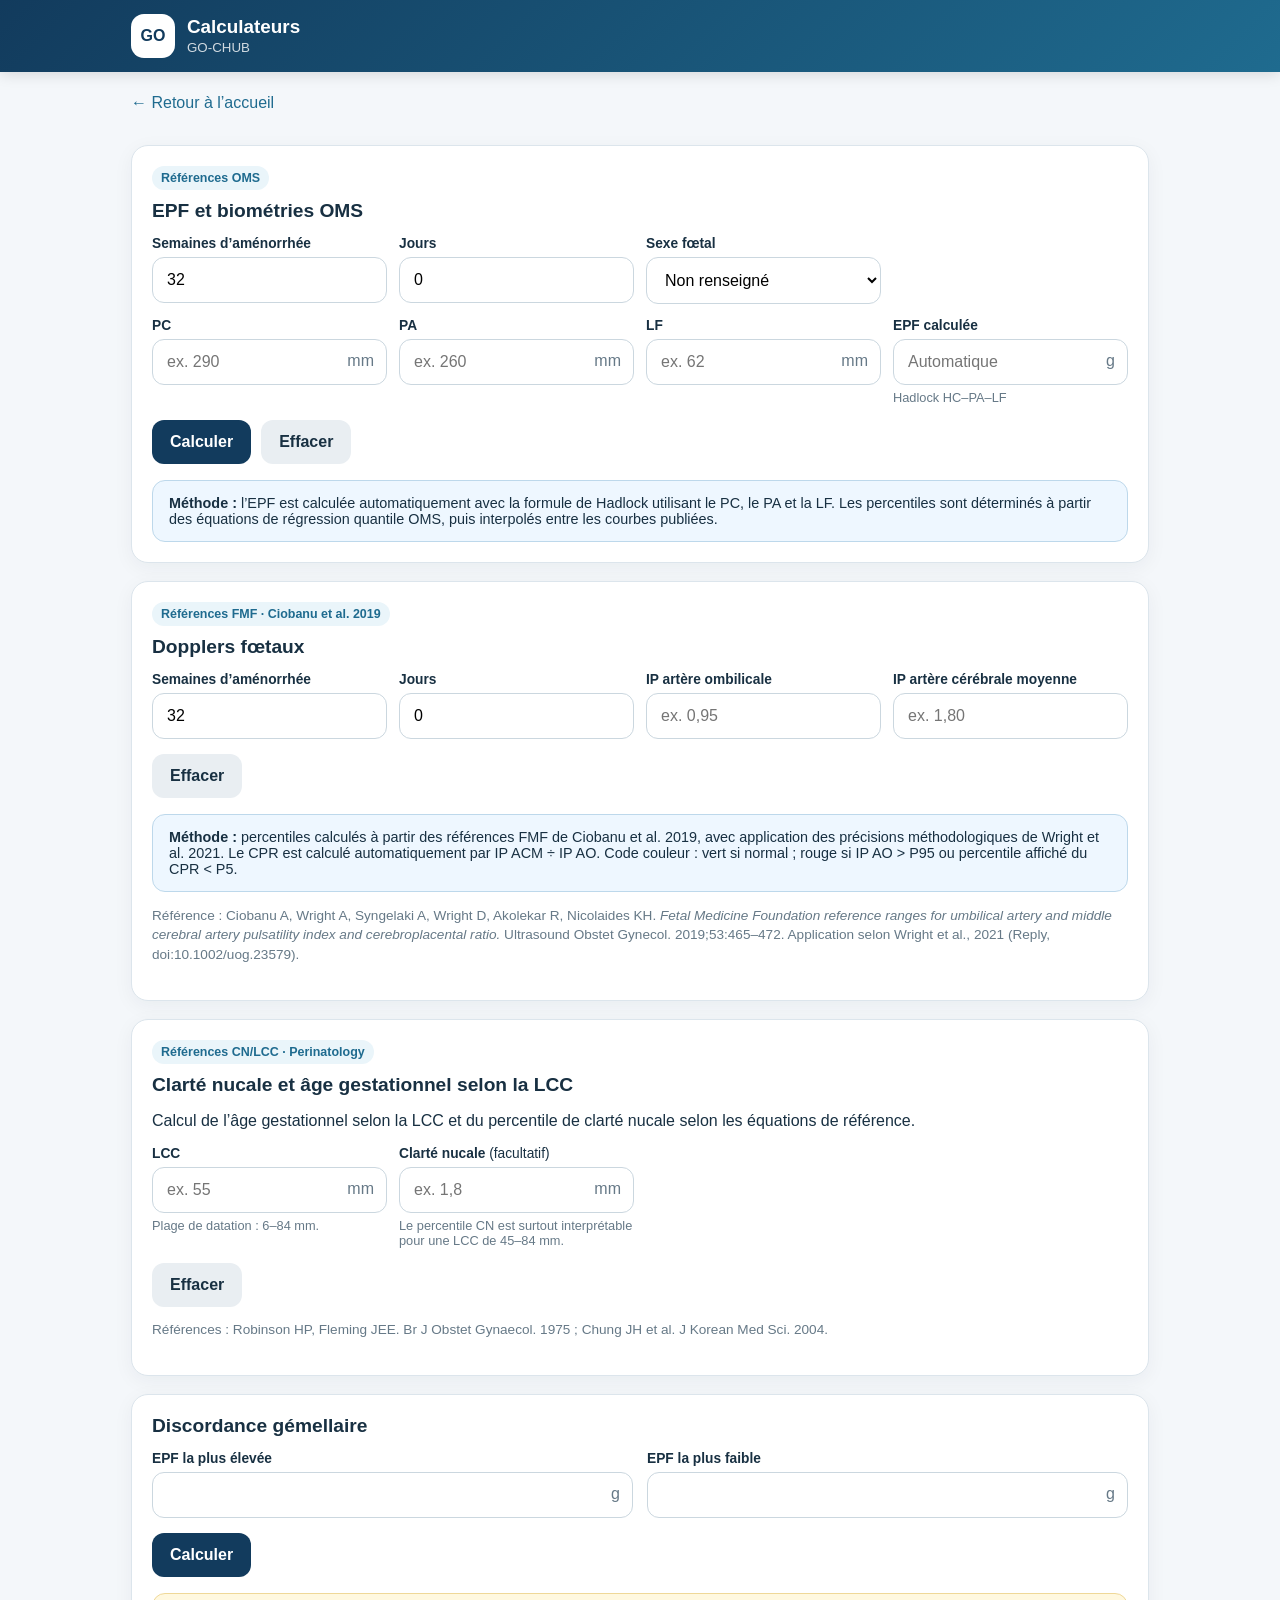
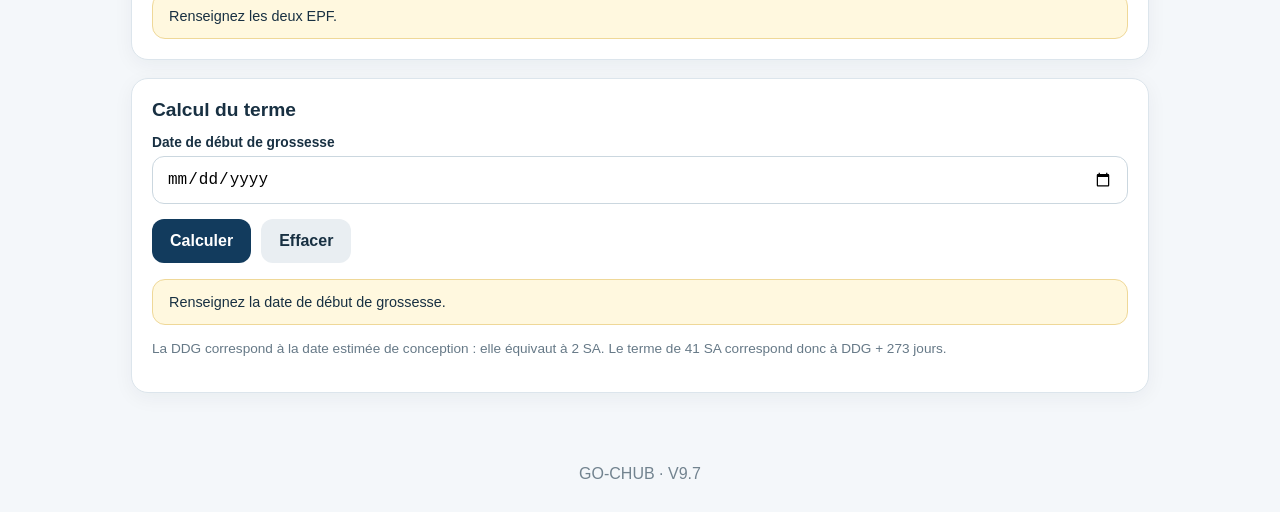
<file: calculateurs_V9_7_final.html>
<!doctype html>
<html lang="fr">
<head>
<meta charset="utf-8">
<meta name="viewport" content="width=device-width,initial-scale=1,viewport-fit=cover">
<meta name="theme-color" content="#123b5d">
<link rel="stylesheet" href="assets/style.css">
<title>Calculateurs · GO-CHUB</title>
<style>
.efw-highlight{background:#eaf5fa;border-color:#9fc9dc}
.form-help{font-size:.8rem;color:var(--muted);margin-top:5px}
.result-value{font-size:1.45rem!important}
.validation{background:#eef7ff;border:1px solid #bdd8eb}
</style>
</head>
<body>
<header class="topbar">
  <div class="topbar-inner">
    <a class="brand" href="index.html">
      <div class="brandmark">GO</div>
      <div><h1>Calculateurs</h1><small>GO-CHUB</small></div>
    </a>
  </div>
</header>
<main>
<a class="back" href="index.html">← Retour à l’accueil</a>

<section id="oms" class="panel">
  <span class="badge">Références OMS</span>
  <h2 style="margin-top:10px">EPF et biométries OMS</h2>
  <div class="formgrid">
    <div class="field">
      <label>Semaines d’aménorrhée</label>
      <input id="weeks" type="number" oninput="scheduleWHO()" min="14" max="40" value="32">
    </div>
    <div class="field">
      <label>Jours</label>
      <input id="days" type="number" oninput="scheduleWHO()" min="0" max="6" value="0">
    </div>
    <div class="field">
      <label>Sexe fœtal</label>
      <select id="sex">
        <option value="unknown">Non renseigné</option>
        <option value="female">Féminin</option>
        <option value="male">Masculin</option>
      </select>
    </div>
  </div>
  <div class="formgrid" style="margin-top:14px">
    <div class="field">
      <label>PC</label>
      <div class="unit"><input id="hc" type="number" oninput="scheduleWHO()" min="1" step="0.1" placeholder="ex. 290"><span>mm</span></div>
    </div>
    <div class="field">
      <label>PA</label>
      <div class="unit"><input id="ac" type="number" oninput="scheduleWHO()" min="1" step="0.1" placeholder="ex. 260"><span>mm</span></div>
    </div>
    <div class="field">
      <label>LF</label>
      <div class="unit"><input id="fl" type="number" oninput="scheduleWHO()" min="1" step="0.1" placeholder="ex. 62"><span>mm</span></div>
    </div>
    <div class="field">
      <label>EPF calculée</label>
      <div class="unit"><input id="efw" type="number" readonly placeholder="Automatique"><span>g</span></div>
      <div class="form-help">Hadlock HC–PA–LF</div>
    </div>
  </div>
  <div class="buttonrow">
    <button class="button" onclick="calculateWHO()">Calculer</button>
    <button id="copy-who-button" class="button secondary hidden" onclick="copyWHOResults()">📋 Copier</button>
    <button class="button secondary" onclick="resetWHO()">Effacer</button>
  </div>

  <div id="who-results" class="results hidden"></div>
  <div class="notice validation">
    <strong>Méthode :</strong> l’EPF est calculée automatiquement avec la formule de Hadlock utilisant le PC, le PA et la LF. Les percentiles sont déterminés à partir des équations de régression quantile OMS, puis interpolés entre les courbes publiées.
  </div>
  
</section>

<section id="doppler" class="panel">
  <span class="badge">Références FMF · Ciobanu et al. 2019</span>
  <h2 style="margin-top:10px">Dopplers fœtaux</h2>
  <div class="formgrid">
    <div class="field">
      <label>Semaines d’aménorrhée</label>
      <input id="doppler-weeks" type="number" min="20" max="42" value="32" oninput="calculateDoppler()">
    </div>
    <div class="field">
      <label>Jours</label>
      <input id="doppler-days" type="number" min="0" max="6" value="0" oninput="calculateDoppler()">
    </div>
    <div class="field">
      <label>IP artère ombilicale</label>
      <input id="ua-pi" type="number" min="0.01" step="0.01" placeholder="ex. 0,95" oninput="calculateDoppler()">
    </div>
    <div class="field">
      <label>IP artère cérébrale moyenne</label>
      <input id="mca-pi" type="number" min="0.01" step="0.01" placeholder="ex. 1,80" oninput="calculateDoppler()">
    </div>
  </div>
  <div class="buttonrow">
    <button id="copy-doppler-button" class="button secondary hidden" onclick="copyDopplerResults()">📋 Copier</button>
    <button class="button secondary" onclick="resetDoppler()">Effacer</button>
  </div>

  <div id="doppler-results" class="results hidden"></div>
  <div class="notice validation">
    <strong>Méthode :</strong> percentiles calculés à partir des références FMF de Ciobanu et al. 2019, avec application des précisions méthodologiques de Wright et al. 2021. Le CPR est calculé automatiquement par IP ACM ÷ IP AO. Code couleur : vert si normal ; rouge si IP AO > P95 ou percentile affiché du CPR < P5.
  </div>
  <p class="source">
    Référence : Ciobanu A, Wright A, Syngelaki A, Wright D, Akolekar R, Nicolaides KH.
    <em>Fetal Medicine Foundation reference ranges for umbilical artery and middle cerebral artery pulsatility index and cerebroplacental ratio.</em>
    Ultrasound Obstet Gynecol. 2019;53:465–472. Application selon Wright et al., 2021 (Reply, doi:10.1002/uog.23579).
  </p>
  <div class="buttonrow">
    
  </div>
</section>

<section id="cn" class="panel">
  <span class="badge">Références CN/LCC · Perinatology</span>
  <h2 style="margin-top:10px">Clarté nucale et âge gestationnel selon la LCC</h2>
  <p>Calcul de l’âge gestationnel selon la LCC et du percentile de clarté nucale selon les équations de référence.</p>

  <div class="formgrid">
    <div class="field">
      <label>LCC</label>
      <div class="unit"><input id="nt-crl" type="number" min="6" max="84" step="0.1" placeholder="ex. 55" oninput="calculateNT()"><span>mm</span></div>
      <div class="form-help">Plage de datation : 6–84 mm.</div>
    </div>
    <div class="field">
      <label>Clarté nucale <span style="font-weight:400">(facultatif)</span></label>
      <div class="unit"><input id="nt-value" type="number" min="0.1" step="0.1" placeholder="ex. 1,8" oninput="calculateNT()"><span>mm</span></div>
      <div class="form-help">Le percentile CN est surtout interprétable pour une LCC de 45–84 mm.</div>
    </div>
  </div>

  <div class="buttonrow">
    <button id="copy-nt-button" class="button secondary hidden" onclick="copyNTResults()">📋 Copier</button>
    <button class="button secondary" onclick="resetNT()">Effacer</button>
  </div>

  <div id="nt-results" class="results hidden"></div>

  

  <p class="source">
    Références : Robinson HP, Fleming JEE. Br J Obstet Gynaecol. 1975 ; Chung JH et al. J Korean Med Sci. 2004. 
  </p>

  <div class="buttonrow">
    
  </div>
</section>

<section id="discordance" class="panel">
  <h2>Discordance gémellaire</h2>
  <div class="grid grid2">
    <div class="field"><label>EPF la plus élevée</label><div class="unit"><input id="big" type="number"><span>g</span></div></div>
    <div class="field"><label>EPF la plus faible</label><div class="unit"><input id="small" type="number"><span>g</span></div></div>
  </div>
  <div class="buttonrow"><button class="button" onclick="discordance()">Calculer</button></div>
  <div id="discordance-result" class="notice">Renseignez les deux EPF.</div>
</section>

<section id="terme" class="panel">
  <h2>Calcul du terme</h2>
  <div class="field"><label>Date de début de grossesse</label><input id="ddg" type="date" oninput="terme()"></div>
  <div class="buttonrow"><button class="button" onclick="terme()">Calculer</button><button class="button secondary" onclick="resetTerme()">Effacer</button></div>
  <div id="terme-result" class="notice">Renseignez la date de début de grossesse.</div>
  <p class="source">La DDG correspond à la date estimée de conception : elle équivaut à 2 SA. Le terme de 41 SA correspond donc à DDG + 273 jours.</p>
</section>
</main>

<footer>GO-CHUB · V9.7</footer>

<script>
// Références OMS intégrées directement dans la page pour éviter tout échec de chargement
// ou conflit de cache du fichier JSON sur GitHub Pages/PWA.
const WHO = {"EFW":[{"q":0.025,"b":[-0.23051839,0.40051112,-0.00617993,3.166e-05]},{"q":0.05,"b":[-0.1620571,0.39396537,-0.00579733,2.553e-05]},{"q":0.1,"b":[-0.04558876,0.38931405,-0.00574528,2.656e-05]},{"q":0.25,"b":[-0.01225877,0.39383640000000003,-0.00592305,2.886e-05]},{"q":0.5,"b":[0.15731009,0.38306794,-0.00554047,2.466e-05]},{"q":0.75,"b":[0.29329739,0.37609623,-0.00529255,2.184e-05]},{"q":0.9,"b":[0.35314223,0.37648687,-0.00528743,2.148e-05]},{"q":0.95,"b":[0.28502506,0.39062147,-0.00582929,2.791e-05]},{"q":0.975,"b":[0.40817059,0.38106821,-0.00550914,2.467e-05]}],"AC":[{"q":0.025,"b":[1.19202779,0.31475668,-0.00801581,7.514e-05]},{"q":0.05,"b":[1.09869954,0.33008000000000004,-0.00862096,8.254e-05]},{"q":0.1,"b":[1.24418122,0.3163154,-0.00814093,7.725e-05]},{"q":0.25,"b":[1.44520879,0.29943379,-0.00759672,7.167e-05]},{"q":0.5,"b":[1.58552931,0.28993678,-0.00732652,6.926e-05]},{"q":0.75,"b":[1.71452507,0.28136707,-0.00708196,6.709e-05]},{"q":0.9,"b":[1.78078382,0.27927889,-0.00706438,6.751e-05]},{"q":0.95,"b":[1.83213806,0.27710695,-0.00703389,6.761e-05]},{"q":0.975,"b":[2.03674473,0.25713846,-0.00634919,6.005e-05]}],"FL":[{"q":0.025,"b":[-7.27187178,1.28298929,-0.05806019,0.00121314,-9.6e-06]},{"q":0.05,"b":[-7.07052933,1.26780053,-0.05775563,0.00121608,-9.699999999999999e-06]},{"q":0.1,"b":[-6.69175407,1.22500911,-0.05592062,0.0011832000000000001,-9.5e-06]},{"q":0.25,"b":[-6.07953119,1.15245171,-0.05255107,0.00111419,-8.98e-06]},{"q":0.5,"b":[-5.54922621,1.0955999,-0.05013109,0.00106781,-8.64e-06]},{"q":0.75,"b":[-4.68666987,0.97811179,-0.04393191,0.00092347,-7.39e-06]},{"q":0.9,"b":[-4.31219597,0.94038705,-0.04247099,0.00089978,-7.26e-06]},{"q":0.95,"b":[-4.12398208,0.92034421,-0.0415729,0.00088106,-7.11e-06]},{"q":0.975,"b":[-3.64483931,0.85702813,-0.03840057,0.00081206,-6.56e-06]}],"HC":[{"q":0.025,"b":[1.59317517,0.29459801,-0.00738604,6.57e-05]},{"q":0.05,"b":[1.74883946,0.27840528,-0.00677991,5.836e-05]},{"q":0.1,"b":[1.83059537,0.27244251,-0.00659547,5.6399999999999995e-05]},{"q":0.25,"b":[1.94181945,0.26584757,-0.00644545,5.545e-05]},{"q":0.5,"b":[2.09924879,0.25337366,-0.00605648,5.143e-05]},{"q":0.75,"b":[2.20777452,0.24521232,-0.00578558,4.84e-05]},{"q":0.9,"b":[2.31777,0.23665151,-0.00550781,4.54e-05]},{"q":0.95,"b":[2.39550106,0.22958667,-0.00525318,4.237e-05]},{"q":0.975,"b":[2.5007407,0.22006785,-0.00493623,3.891e-05]}]};

let lastWHOText = '';
function curveValue(row, ga){
  const logValue = row.b.reduce((sum, coefficient, degree) =>
    sum + coefficient * ga ** degree, 0);
  return Math.exp(logValue);
}
function percentileWHO(metric, ga, value){
  value = Math.trunc(Number(value));
  const rows = WHO && WHO[metric];
  if(!Array.isArray(rows) || !rows.length || !Number.isFinite(value)){
    return {label:'Erreur de calcul',p:null,status:'low'};
  }
  const pts = rows
    .map(r => ({q:Number(r.q), value:curveValue(r,ga)}))
    .filter(r => Number.isFinite(r.q) && Number.isFinite(r.value))
    .sort((a,b) => a.q-b.q);
  if(pts.length < 2) return {label:'Erreur de calcul',p:null,status:'low'};
  if(value < pts[0].value) return {label:'< P2,5', p:2.5, status:'low'};
  if(value > pts[pts.length-1].value) return {label:'> P97,5', p:97.5, status:'high'};
  for(let i=0;i<pts.length-1;i++){
    const a=pts[i], b=pts[i+1];
    if(value >= a.value && value <= b.value){
      const f=(value-a.value)/(b.value-a.value);
      const p=(a.q + f*(b.q-a.q))*100;
      return {
        label:'P'+p.toFixed(1).replace('.',','),
        p:p,
        status:p<10?'low':p>90?'high':'normal'
      };
    }
  }
  return {label:'—',p:null,status:''};
}
function hadlockHCACFL(hcMm, acMm, flMm){
  const HC=hcMm/10, AC=acMm/10, FL=flMm/10;
  const log10 =
    1.326 +
    0.0107*HC +
    0.0438*AC +
    0.158*FL -
    0.00326*AC*FL;
  return Math.pow(10,log10);
}

function resultCard(name,val,unit,r,extra=''){
  return `<div class="result ${r.status} ${extra}">
    <small>${name} · ${val} ${unit}</small>
    <strong class="${extra?'result-value':''}">${r.label}</strong>
  </div>`;
}
function calculateWHO(){
  const w=Number(document.getElementById('weeks').value);
  const d=Number(document.getElementById('days').value);
  const ga=w+d/7;

  if(w<14 || w>40 || d<0 || d>6){
    alert('Le terme doit être compris entre 14+0 et 40+6 SA.');
    return;
  }

  const hc=Number(document.getElementById('hc').value);
  const ac=Number(document.getElementById('ac').value);
  const fl=Number(document.getElementById('fl').value);

  let html='';
  if(hc>0) html += resultCard('PC',formatNum(hc),'mm',percentileWHO('HC',ga,hc));
  if(ac>0) html += resultCard('PA',formatNum(ac),'mm',percentileWHO('AC',ga,ac));
  if(fl>0) html += resultCard('LF',formatNum(fl),'mm',percentileWHO('FL',ga,fl));
  if(hc>0 && ac>0 && fl>0){
    const efw=hadlockHCACFL(hc,ac,fl);
    document.getElementById('efw').value=efw.toFixed(1);
    html += resultCard(
      'EPF Hadlock',
      efw.toFixed(1).replace('.',','),
      'g',
      percentileWHO('EFW',ga,efw),
      'efw-highlight'
    );
  } else {
    document.getElementById('efw').value='';
  }
  const box=document.getElementById('who-results');
  box.innerHTML=html || '<div class="notice">Renseignez au moins une biométrie.</div>';
  box.classList.remove('hidden');
  const copyButton=document.getElementById('copy-who-button');
  const parts=[];
  if(hc>0){
    const r=percentileWHO('HC',ga,hc);
    parts.push(`PC ${formatNum(hc)} mm (${r.label})`);
  }
  if(ac>0){
    const r=percentileWHO('AC',ga,ac);
    parts.push(`PA ${formatNum(ac)} mm (${r.label})`);
  }
  if(fl>0){
    const r=percentileWHO('FL',ga,fl);
    parts.push(`LF ${formatNum(fl)} mm (${r.label})`);
  }
  if(hc>0 && ac>0 && fl>0){
    const efw=hadlockHCACFL(hc,ac,fl);
    const r=percentileWHO('EFW',ga,efw);
    parts.push(`EPF Hadlock ${Math.round(efw)} g (${r.label})`);
  }
  lastWHOText=parts.join(', ');
  if(lastWHOText){
    copyButton.classList.remove('hidden');
  } else {
    copyButton.classList.add('hidden');
  }
}
function formatNum(v){
  return Number.isInteger(v) ? String(v) : v.toFixed(1).replace('.',',');
}

async function copyWHOResults(){
  if(!lastWHOText) return;
  const text='Biométries : '+lastWHOText+'.';
  try{
    await navigator.clipboard.writeText(text);
  }catch(e){
    const area=document.createElement('textarea');
    area.value=text;
    area.style.position='fixed';
    area.style.opacity='0';
    document.body.appendChild(area);
    area.select();
    document.execCommand('copy');
    area.remove();
  }
  const button=document.getElementById('copy-who-button');
  const original=button.textContent;
  button.textContent='✓ Copié';
  setTimeout(()=>button.textContent=original,1200);
}
function resetWHO(){
  ['hc','ac','fl','efw'].forEach(id=>document.getElementById(id).value='');
  document.getElementById('who-results').classList.add('hidden');
  document.getElementById('copy-who-button').classList.add('hidden');
  lastWHOText='';
}

let whoTimer=null;
function scheduleWHO(){
  clearTimeout(whoTimer);
  whoTimer=setTimeout(()=>{
    const hc=Number(document.getElementById('hc').value);
    const ac=Number(document.getElementById('ac').value);
    const fl=Number(document.getElementById('fl').value);
    if(hc>0 || ac>0 || fl>0) calculateWHO();
  },120);
}

let lastDopplerText='';
function erfApprox(x){
  const sign=x<0?-1:1;
  x=Math.abs(x);
  const a1=0.254829592, a2=-0.284496736, a3=1.421413741,
        a4=-1.453152027, a5=1.061405429, p=0.3275911;
  const t=1/(1+p*x);
  const y=1-(((((a5*t+a4)*t)+a3)*t+a2)*t+a1)*t*Math.exp(-x*x);
  return sign*y;
}

function normalCDF(z){
  return 0.5*(1+erfApprox(z/Math.sqrt(2)));
}
function percentileFromZ(z){
  const p=normalCDF(z)*100;
  const rounded=Math.max(0,Math.min(100,Math.ceil(p)));
  return {p:p,rounded:rounded,label:'P'+rounded};
}

function dopplerReference(gaDays){
  // V9.4 — équations publiées Ciobanu et al. 2019,
  // appliquées selon la clarification de Wright et al. 2021.
  // Les distributions de MCA-PI et CPR sont traitées sur l'échelle log10.
  // Pour UA-PI, la médiane est linéaire sur l'échelle originale,
  // puis transformée en log10 pour le calcul du z-score.

  const uaMedian = 1.6473 - 0.003005*gaDays;
  const uaSdLog =
    0.08713
    - 0.0002936*gaDays
    + 0.0000009355*gaDays**2;

  // MCA : les coefficients publiés sont arrondis dans l'article.
  // La FMF en ligne utilise une dispersion log10 quasi constante.
  // Recalibrage déduit de plusieurs sorties FMF concordantes :
  // SD(log10 MCA-PI) ≈ 0,06349.
  // Une correction linéaire minime de la médiane compense l'arrondi
  // des coefficients publiés et reproduit les z-scores FMF.
  const mcaMedianLogPublished =
    0.3117
    - 0.007100*gaDays
    + 0.00006345*gaDays**2
    - 0.0000001443*gaDays**3;

  const mcaMedianCorrection =
    -0.0013433608737362765
    + 0.000008432239649842976*gaDays;

  const mcaMedianLog = mcaMedianLogPublished + mcaMedianCorrection;
  const mcaSdLog = 0.06349;

  const cprMedianLog =
    -0.3564
    + 0.0003969*gaDays
    + 0.00003199*gaDays**2
    - 0.00000009266*gaDays**3;

  const cprSdLog =
    0.1948
    - 0.001220*gaDays
    + 0.000003262*gaDays**2;

  return {
    ua:{
      medianLog:Math.log10(uaMedian),
      sdLog:uaSdLog,
      median:uaMedian
    },
    mca:{
      medianLog:mcaMedianLog,
      sdLog:mcaSdLog,
      median:10**mcaMedianLog
    },
    cpr:{
      medianLog:cprMedianLog,
      sdLog:cprSdLog,
      median:10**cprMedianLog
    }
  };
}
function dopplerCalcOne(value, ref){
  if(!(value>0) || !(ref.sdLog>0)) return null;
  const z=(Math.log10(value)-ref.medianLog)/ref.sdLog;
  const pct=percentileFromZ(z);
  return {z:z,p:pct.p,rounded:pct.rounded,label:pct.label,median:ref.median};
}
function dopplerCard(name,value,r,kind){
  let cls='normal';
  if(kind==='ua' && r.p>95) cls='low';
  if(kind==='cpr' && r.rounded<5) cls='low';
  return `<div class="result ${cls}">
    <small>${name} · ${value.toFixed(2).replace('.',',')}</small>
    <strong>${r.label}</strong>
  </div>`;
}
function calculateDoppler(){
  const w=Number(document.getElementById('doppler-weeks').value);
  const d=Number(document.getElementById('doppler-days').value);
  const ua=Number(document.getElementById('ua-pi').value);
  const mca=Number(document.getElementById('mca-pi').value);
  const box=document.getElementById('doppler-results');
  const copyBtn=document.getElementById('copy-doppler-button');
  if(w<20 || w>42 || d<0 || d>6){
    box.innerHTML='<div class="notice">Le terme doit être compris entre 20+0 et 42+6 SA.</div>';
    box.classList.remove('hidden');
    copyBtn.classList.add('hidden');
    return;
  }

  const gaDays=w*7+d;
  const ref=dopplerReference(gaDays);
  let out='';
  const parts=[];
  if(ua>0){
    const r=dopplerCalcOne(ua,ref.ua);
    if(r){
      out+=dopplerCard('IP artère ombilicale',ua,r,'ua');
      parts.push(`IP AO ${ua.toFixed(2).replace('.',',')} (${r.label})`);
    }
  }

  if(mca>0){
    const r=dopplerCalcOne(mca,ref.mca);
    if(r){
      out+=dopplerCard('IP artère cérébrale moyenne',mca,r,'mca');
      parts.push(`IP ACM ${mca.toFixed(2).replace('.',',')} (${r.label})`);
    }
  }
  if(ua>0 && mca>0){
    const cpr=mca/ua;
    const r=dopplerCalcOne(cpr,ref.cpr);
    if(r){
      out+=dopplerCard('CPR',cpr,r,'cpr');
      parts.push(`CPR ${cpr.toFixed(2).replace('.',',')} (${r.label})`);
    }
  }
  if(out){
    box.innerHTML=out;
    box.classList.remove('hidden');
    lastDopplerText=`Dopplers à ${w}+${d} SA : `+parts.join(', ')+'.';
    copyBtn.classList.remove('hidden');
  }else{
    box.classList.add('hidden');
    box.innerHTML='';
    lastDopplerText='';
    copyBtn.classList.add('hidden');
  }
}
async function copyDopplerResults(){
  if(!lastDopplerText) return;
  try{
    await navigator.clipboard.writeText(lastDopplerText);
  }catch(e){
    const area=document.createElement('textarea');
    area.value=lastDopplerText;
    area.style.position='fixed';
    area.style.opacity='0';
    document.body.appendChild(area);
    area.select();
    document.execCommand('copy');
    area.remove();
  }
  const button=document.getElementById('copy-doppler-button');
  const original=button.textContent;
  button.textContent='✓ Copié';
  setTimeout(()=>button.textContent=original,1200);
}
function resetDoppler(){
  document.getElementById('ua-pi').value='';
  document.getElementById('mca-pi').value='';
  document.getElementById('doppler-results').classList.add('hidden');
  document.getElementById('doppler-results').innerHTML='';
  document.getElementById('copy-doppler-button').classList.add('hidden');
  lastDopplerText='';
}
let lastNTText='';
function ntExpected(crl){
  return 0.437 + 0.01969*crl;
}
function ntSigma(crl){
  // Recalibrage sur les comparaisons Perinatology : légère variation de dispersion avec la LCC.
  return 0.58203 - 0.0004391*crl;
}
function crlGestationalAgeDays(crl){
  // V9.7 : datation LCC 6–84 mm calée sur les sorties concordantes
  // Perinatology / table de datation LCC (références Robinson-Fleming).
  // On interpole entre des points entiers de référence, puis on arrondit
  // au jour entier le plus proche.
  const anchors=[
    [6,45],[7,46],[8,47],[9,49],[10,50],
    [11,51],[12,52],[13,53],[14,54],[15,55],
    [16,56],[17,57],[18,58],[19,59],[20,60],
    [21,61],[22,62],[23,63],[24,64],[25,65],
    [30,69],[35,73],[40,76],[45,79],[47,81],
    [54,84],[55,85],[57,86],[60,88],[61,88],
    [63,89],[64,90],[65,90],[70,92],[75,95],
    [76,96],[78,97],[79,97],[80,98],[82,99],[84,100]
  ];

  if(crl<=anchors[0][0]) return anchors[0][1];
  if(crl>=anchors[anchors.length-1][0]) return anchors[anchors.length-1][1];

  for(let i=0;i<anchors.length-1;i++){
    const [x1,y1]=anchors[i], [x2,y2]=anchors[i+1];
    if(crl>=x1 && crl<=x2){
      const f=(crl-x1)/(x2-x1);
      return Math.round(y1 + f*(y2-y1));
    }
  }
  return 0;
}
function calculateNT(){
  const crl=Number(document.getElementById('nt-crl').value);
  const ntRaw=document.getElementById('nt-value').value;
  const nt=Number(ntRaw);
  const hasNT=ntRaw!=='' && Number.isFinite(nt) && nt>0;
  const box=document.getElementById('nt-results');
  const copyBtn=document.getElementById('copy-nt-button');

  if(!crl){
    box.classList.add('hidden');
    copyBtn.classList.add('hidden');
    lastNTText='';
    return;
  }
  if(!(crl>=6 && crl<=84)){
    box.innerHTML='<div class="notice">La LCC doit être comprise entre 6 et 84 mm.</div>';
    box.classList.remove('hidden');
    copyBtn.classList.add('hidden');
    lastNTText='';
    return;
  }

  const gaDays=crlGestationalAgeDays(crl);
  const gaW=Math.floor(gaDays/7);
  const gaD=gaDays%7;
  const expected=ntExpected(crl);

  let html=`<div class="result normal">
      <small>Âge gestationnel estimé · LCC ${crl.toFixed(1).replace('.',',')} mm</small>
      <strong>${gaW} SA + ${gaD} j</strong>
    </div>`;

  let copy=`LCC ${crl.toFixed(1).replace('.',',')} mm : âge gestationnel estimé ${gaW} SA + ${gaD} j`;

  if(hasNT){
    const z=(nt-expected)/ntSigma(crl);
    const pRaw=0.5*(1+erfApprox(z/Math.SQRT2))*100;
    const pRounded=Math.max(0,Math.min(100,Math.round(pRaw)));
    const pct={p:pRaw,rounded:pRounded,label:'P'+pRounded};
    const cls=pct.rounded>=95?'low':'normal';
    html += `<div class="result ${cls}">
        <small>Clarté nucale · ${nt.toFixed(1).replace('.',',')} mm</small>
        <strong>${pct.label}</strong>
      </div>`;
    copy += ` ; CN mesurée ${nt.toFixed(1).replace('.',',')} mm (${pct.label})`;
  }

  box.innerHTML=html;
  box.classList.remove('hidden');
  lastNTText=copy+'.';
  copyBtn.classList.remove('hidden');
}
async function copyNTResults(){
  if(!lastNTText) return;
  try{ await navigator.clipboard.writeText(lastNTText); }
  catch(e){
    const area=document.createElement('textarea');
    area.value=lastNTText; area.style.position='fixed'; area.style.opacity='0';
    document.body.appendChild(area); area.select(); document.execCommand('copy'); area.remove();
  }
  const button=document.getElementById('copy-nt-button');
  const original=button.textContent; button.textContent='✓ Copié';
  setTimeout(()=>button.textContent=original,1200);
}
function resetNT(){
  document.getElementById('nt-crl').value='';
  document.getElementById('nt-value').value='';
  document.getElementById('nt-results').classList.add('hidden');
  document.getElementById('nt-results').innerHTML='';
  document.getElementById('copy-nt-button').classList.add('hidden');
  lastNTText='';
}

function discordance(){
  const a=Number(document.getElementById('big').value);
  const b=Number(document.getElementById('small').value);
  if(!a||!b){
    document.getElementById('discordance-result').textContent='Renseignez les deux EPF.';
    return;
  }
  const mx=Math.max(a,b),mn=Math.min(a,b),v=(mx-mn)/mx*100;
  document.getElementById('discordance-result').innerHTML=
    '<strong>'+v.toFixed(1).replace('.',',')+' %</strong><br>' +
    '(EPF la plus élevée − EPF la plus faible) / EPF la plus élevée × 100.';
}
function terme(){
  const input=document.getElementById('ddg');
  const box=document.getElementById('terme-result');
  if(!input.value){
    box.textContent='Renseignez la date de début de grossesse.';
    return;
  }

  const ddg=new Date(input.value+'T12:00:00');
  const today=new Date();
  today.setHours(12,0,0,0);

  const elapsed=Math.floor((today-ddg)/86400000);
  const amenorrheaDays=elapsed+14;
  const weeks=Math.floor(amenorrheaDays/7);
  const days=((amenorrheaDays%7)+7)%7;
  const term=new Date(ddg);
  term.setDate(term.getDate()+273);

  let current;
  if(amenorrheaDays<0){
    current='La DDG saisie est postérieure à la date du jour.';
  }else{
    current=`Terme aujourd’hui : <strong>${weeks} SA + ${days} jour${days>1?'s':''}</strong>`;
  }

  box.innerHTML=current+'<br>Terme à 41 SA : <strong>'+term.toLocaleDateString('fr-FR')+'</strong>';
}
function resetTerme(){
  document.getElementById('ddg').value='';
  document.getElementById('terme-result').textContent='Renseignez la date de début de grossesse.';
}
</script>
</body>
</html>
</file>
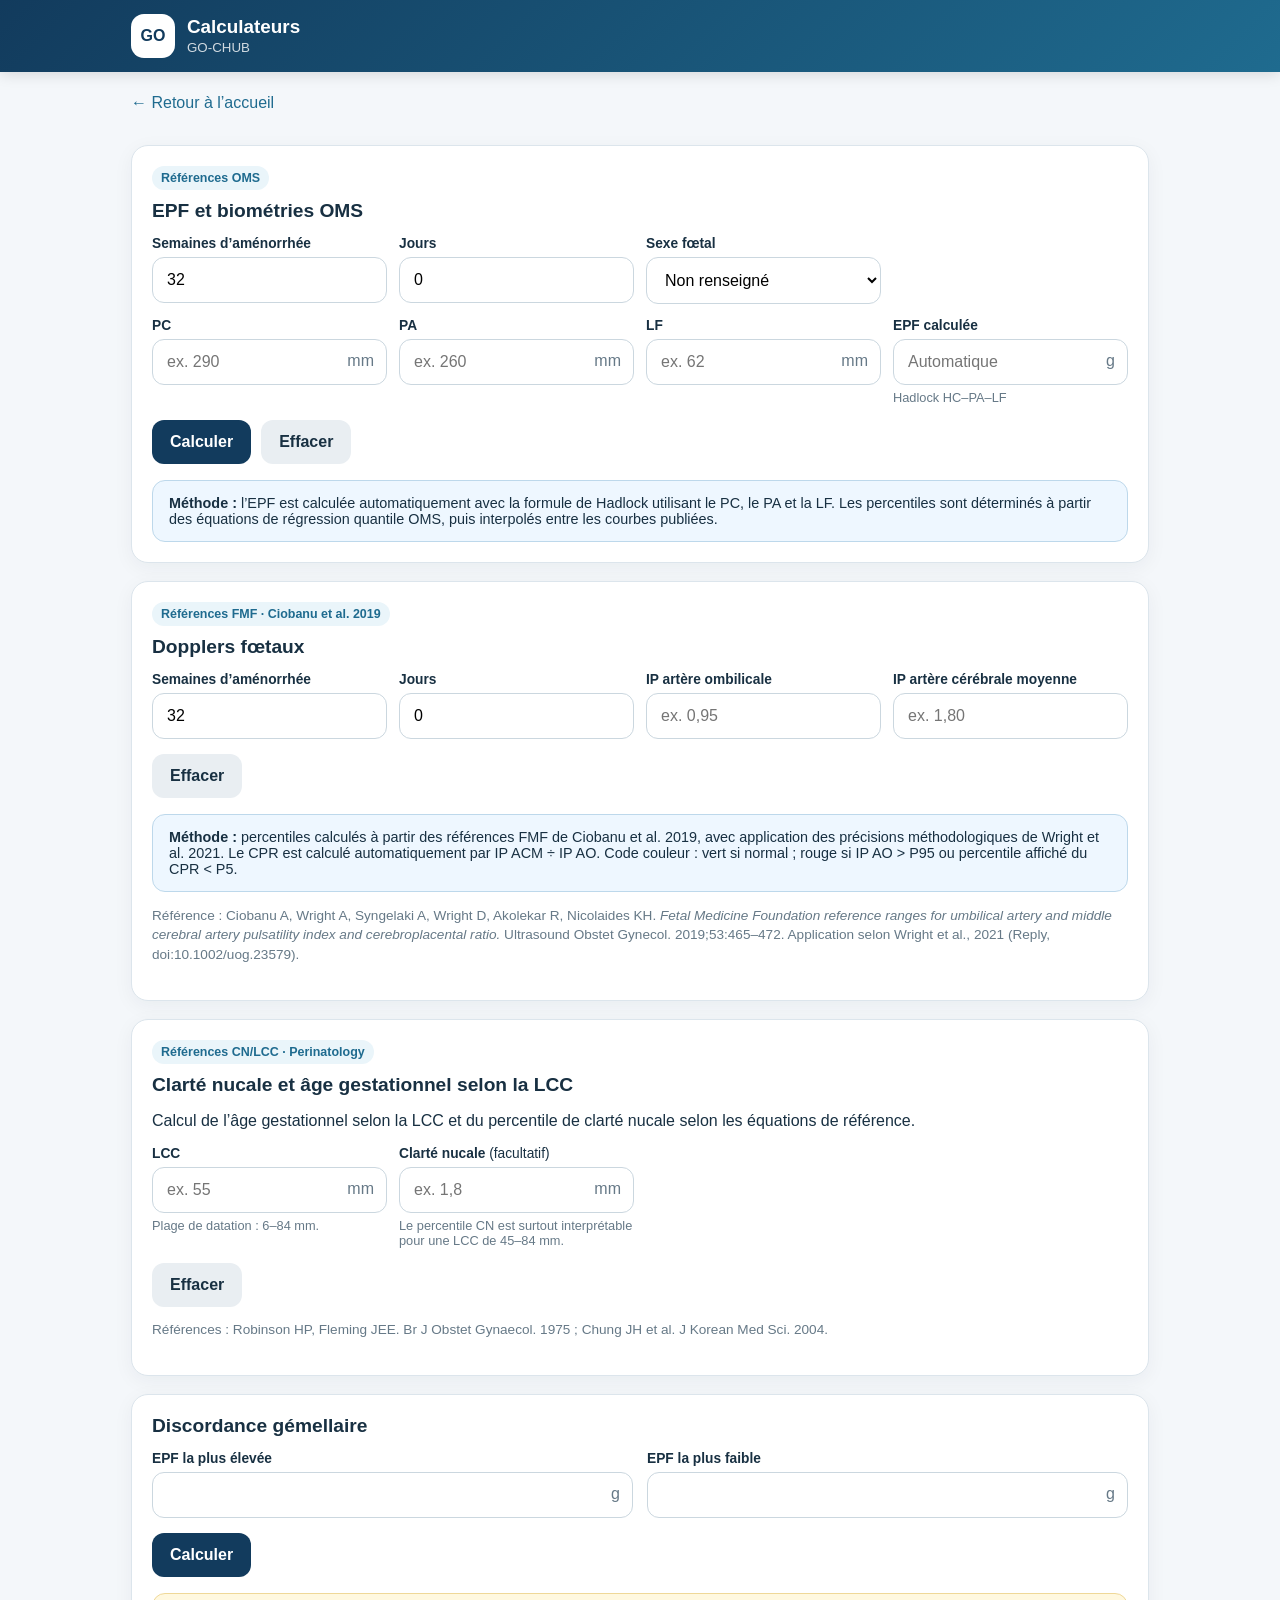
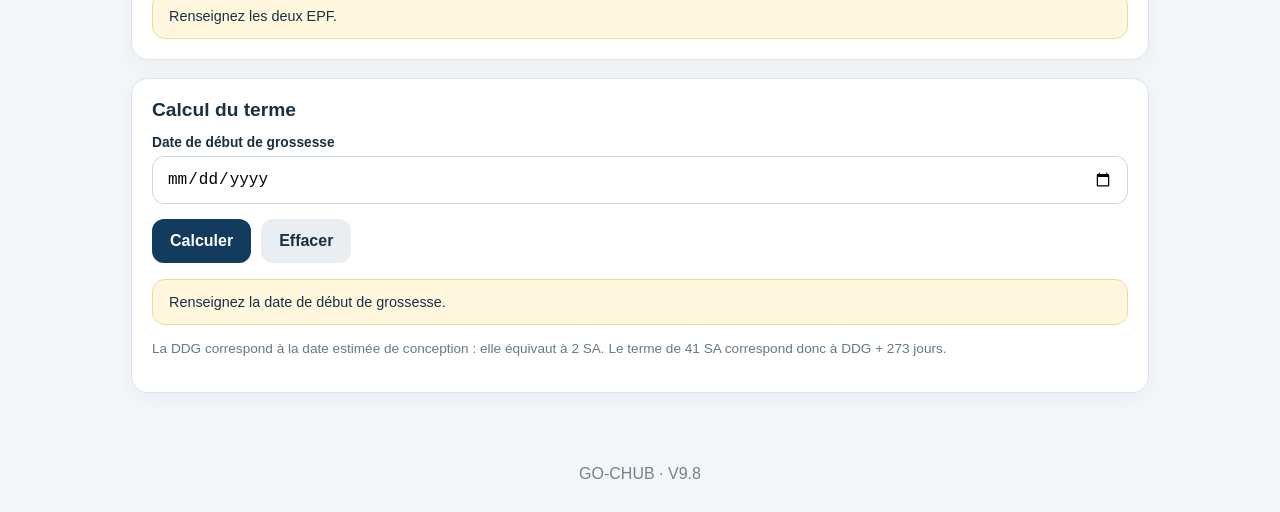
<file: calculateurs_V9_8_final.html>
<!doctype html>
<html lang="fr">
<head>
<meta charset="utf-8">
<meta name="viewport" content="width=device-width,initial-scale=1,viewport-fit=cover">
<meta name="theme-color" content="#123b5d">
<link rel="stylesheet" href="assets/style.css">
<title>Calculateurs · GO-CHUB</title>
<style>
.efw-highlight{background:#eaf5fa;border-color:#9fc9dc}
.form-help{font-size:.8rem;color:var(--muted);margin-top:5px}
.result-value{font-size:1.45rem!important}
.validation{background:#eef7ff;border:1px solid #bdd8eb}
</style>
</head>
<body>
<header class="topbar">
  <div class="topbar-inner">
    <a class="brand" href="index.html">
      <div class="brandmark">GO</div>
      <div><h1>Calculateurs</h1><small>GO-CHUB</small></div>
    </a>
  </div>
</header>
<main>
<a class="back" href="index.html">← Retour à l’accueil</a>

<section id="oms" class="panel">
  <span class="badge">Références OMS</span>
  <h2 style="margin-top:10px">EPF et biométries OMS</h2>
  <div class="formgrid">
    <div class="field">
      <label>Semaines d’aménorrhée</label>
      <input id="weeks" type="number" oninput="scheduleWHO()" min="14" max="40" value="32">
    </div>
    <div class="field">
      <label>Jours</label>
      <input id="days" type="number" oninput="scheduleWHO()" min="0" max="6" value="0">
    </div>
    <div class="field">
      <label>Sexe fœtal</label>
      <select id="sex">
        <option value="unknown">Non renseigné</option>
        <option value="female">Féminin</option>
        <option value="male">Masculin</option>
      </select>
    </div>
  </div>
  <div class="formgrid" style="margin-top:14px">
    <div class="field">
      <label>PC</label>
      <div class="unit"><input id="hc" type="number" oninput="scheduleWHO()" min="1" step="0.1" placeholder="ex. 290"><span>mm</span></div>
    </div>
    <div class="field">
      <label>PA</label>
      <div class="unit"><input id="ac" type="number" oninput="scheduleWHO()" min="1" step="0.1" placeholder="ex. 260"><span>mm</span></div>
    </div>
    <div class="field">
      <label>LF</label>
      <div class="unit"><input id="fl" type="number" oninput="scheduleWHO()" min="1" step="0.1" placeholder="ex. 62"><span>mm</span></div>
    </div>
    <div class="field">
      <label>EPF calculée</label>
      <div class="unit"><input id="efw" type="number" readonly placeholder="Automatique"><span>g</span></div>
      <div class="form-help">Hadlock HC–PA–LF</div>
    </div>
  </div>
  <div class="buttonrow">
    <button class="button" onclick="calculateWHO()">Calculer</button>
    <button id="copy-who-button" class="button secondary hidden" onclick="copyWHOResults()">📋 Copier</button>
    <button class="button secondary" onclick="resetWHO()">Effacer</button>
  </div>

  <div id="who-results" class="results hidden"></div>
  <div class="notice validation">
    <strong>Méthode :</strong> l’EPF est calculée automatiquement avec la formule de Hadlock utilisant le PC, le PA et la LF. Les percentiles sont déterminés à partir des équations de régression quantile OMS, puis interpolés entre les courbes publiées.
  </div>
  
</section>

<section id="doppler" class="panel">
  <span class="badge">Références FMF · Ciobanu et al. 2019</span>
  <h2 style="margin-top:10px">Dopplers fœtaux</h2>
  <div class="formgrid">
    <div class="field">
      <label>Semaines d’aménorrhée</label>
      <input id="doppler-weeks" type="number" min="20" max="42" value="32" oninput="calculateDoppler()">
    </div>
    <div class="field">
      <label>Jours</label>
      <input id="doppler-days" type="number" min="0" max="6" value="0" oninput="calculateDoppler()">
    </div>
    <div class="field">
      <label>IP artère ombilicale</label>
      <input id="ua-pi" type="number" min="0.01" step="0.01" placeholder="ex. 0,95" oninput="calculateDoppler()">
    </div>
    <div class="field">
      <label>IP artère cérébrale moyenne</label>
      <input id="mca-pi" type="number" min="0.01" step="0.01" placeholder="ex. 1,80" oninput="calculateDoppler()">
    </div>
  </div>
  <div class="buttonrow">
    <button id="copy-doppler-button" class="button secondary hidden" onclick="copyDopplerResults()">📋 Copier</button>
    <button class="button secondary" onclick="resetDoppler()">Effacer</button>
  </div>

  <div id="doppler-results" class="results hidden"></div>
  <div class="notice validation">
    <strong>Méthode :</strong> percentiles calculés à partir des références FMF de Ciobanu et al. 2019, avec application des précisions méthodologiques de Wright et al. 2021. Le CPR est calculé automatiquement par IP ACM ÷ IP AO. Code couleur : vert si normal ; rouge si IP AO > P95 ou percentile affiché du CPR < P5.
  </div>
  <p class="source">
    Référence : Ciobanu A, Wright A, Syngelaki A, Wright D, Akolekar R, Nicolaides KH.
    <em>Fetal Medicine Foundation reference ranges for umbilical artery and middle cerebral artery pulsatility index and cerebroplacental ratio.</em>
    Ultrasound Obstet Gynecol. 2019;53:465–472. Application selon Wright et al., 2021 (Reply, doi:10.1002/uog.23579).
  </p>
  <div class="buttonrow">
    
  </div>
</section>

<section id="cn" class="panel">
  <span class="badge">Références CN/LCC · Perinatology</span>
  <h2 style="margin-top:10px">Clarté nucale et âge gestationnel selon la LCC</h2>
  <p>Calcul de l’âge gestationnel selon la LCC et du percentile de clarté nucale selon les équations de référence.</p>

  <div class="formgrid">
    <div class="field">
      <label>LCC</label>
      <div class="unit"><input id="nt-crl" type="number" min="6" max="84" step="0.1" placeholder="ex. 55" oninput="calculateNT()"><span>mm</span></div>
      <div class="form-help">Plage de datation : 6–84 mm.</div>
    </div>
    <div class="field">
      <label>Clarté nucale <span style="font-weight:400">(facultatif)</span></label>
      <div class="unit"><input id="nt-value" type="number" min="0.1" step="0.1" placeholder="ex. 1,8" oninput="calculateNT()"><span>mm</span></div>
      <div class="form-help">Le percentile CN est surtout interprétable pour une LCC de 45–84 mm.</div>
    </div>
  </div>

  <div class="buttonrow">
    <button id="copy-nt-button" class="button secondary hidden" onclick="copyNTResults()">📋 Copier</button>
    <button class="button secondary" onclick="resetNT()">Effacer</button>
  </div>

  <div id="nt-results" class="results hidden"></div>

  

  <p class="source">
    Références : Robinson HP, Fleming JEE. Br J Obstet Gynaecol. 1975 ; Chung JH et al. J Korean Med Sci. 2004. 
  </p>

  <div class="buttonrow">
    
  </div>
</section>

<section id="discordance" class="panel">
  <h2>Discordance gémellaire</h2>
  <div class="grid grid2">
    <div class="field"><label>EPF la plus élevée</label><div class="unit"><input id="big" type="number"><span>g</span></div></div>
    <div class="field"><label>EPF la plus faible</label><div class="unit"><input id="small" type="number"><span>g</span></div></div>
  </div>
  <div class="buttonrow"><button class="button" onclick="discordance()">Calculer</button></div>
  <div id="discordance-result" class="notice">Renseignez les deux EPF.</div>
</section>

<section id="terme" class="panel">
  <h2>Calcul du terme</h2>
  <div class="field"><label>Date de début de grossesse</label><input id="ddg" type="date" oninput="terme()"></div>
  <div class="buttonrow"><button class="button" onclick="terme()">Calculer</button><button class="button secondary" onclick="resetTerme()">Effacer</button></div>
  <div id="terme-result" class="notice">Renseignez la date de début de grossesse.</div>
  <p class="source">La DDG correspond à la date estimée de conception : elle équivaut à 2 SA. Le terme de 41 SA correspond donc à DDG + 273 jours.</p>
</section>
</main>

<footer>GO-CHUB · V9.8</footer>

<script>
// Références OMS intégrées directement dans la page pour éviter tout échec de chargement
// ou conflit de cache du fichier JSON sur GitHub Pages/PWA.
const WHO = {"EFW":[{"q":0.025,"b":[-0.23051839,0.40051112,-0.00617993,3.166e-05]},{"q":0.05,"b":[-0.1620571,0.39396537,-0.00579733,2.553e-05]},{"q":0.1,"b":[-0.04558876,0.38931405,-0.00574528,2.656e-05]},{"q":0.25,"b":[-0.01225877,0.39383640000000003,-0.00592305,2.886e-05]},{"q":0.5,"b":[0.15731009,0.38306794,-0.00554047,2.466e-05]},{"q":0.75,"b":[0.29329739,0.37609623,-0.00529255,2.184e-05]},{"q":0.9,"b":[0.35314223,0.37648687,-0.00528743,2.148e-05]},{"q":0.95,"b":[0.28502506,0.39062147,-0.00582929,2.791e-05]},{"q":0.975,"b":[0.40817059,0.38106821,-0.00550914,2.467e-05]}],"AC":[{"q":0.025,"b":[1.19202779,0.31475668,-0.00801581,7.514e-05]},{"q":0.05,"b":[1.09869954,0.33008000000000004,-0.00862096,8.254e-05]},{"q":0.1,"b":[1.24418122,0.3163154,-0.00814093,7.725e-05]},{"q":0.25,"b":[1.44520879,0.29943379,-0.00759672,7.167e-05]},{"q":0.5,"b":[1.58552931,0.28993678,-0.00732652,6.926e-05]},{"q":0.75,"b":[1.71452507,0.28136707,-0.00708196,6.709e-05]},{"q":0.9,"b":[1.78078382,0.27927889,-0.00706438,6.751e-05]},{"q":0.95,"b":[1.83213806,0.27710695,-0.00703389,6.761e-05]},{"q":0.975,"b":[2.03674473,0.25713846,-0.00634919,6.005e-05]}],"FL":[{"q":0.025,"b":[-7.27187178,1.28298929,-0.05806019,0.00121314,-9.6e-06]},{"q":0.05,"b":[-7.07052933,1.26780053,-0.05775563,0.00121608,-9.699999999999999e-06]},{"q":0.1,"b":[-6.69175407,1.22500911,-0.05592062,0.0011832000000000001,-9.5e-06]},{"q":0.25,"b":[-6.07953119,1.15245171,-0.05255107,0.00111419,-8.98e-06]},{"q":0.5,"b":[-5.54922621,1.0955999,-0.05013109,0.00106781,-8.64e-06]},{"q":0.75,"b":[-4.68666987,0.97811179,-0.04393191,0.00092347,-7.39e-06]},{"q":0.9,"b":[-4.31219597,0.94038705,-0.04247099,0.00089978,-7.26e-06]},{"q":0.95,"b":[-4.12398208,0.92034421,-0.0415729,0.00088106,-7.11e-06]},{"q":0.975,"b":[-3.64483931,0.85702813,-0.03840057,0.00081206,-6.56e-06]}],"HC":[{"q":0.025,"b":[1.59317517,0.29459801,-0.00738604,6.57e-05]},{"q":0.05,"b":[1.74883946,0.27840528,-0.00677991,5.836e-05]},{"q":0.1,"b":[1.83059537,0.27244251,-0.00659547,5.6399999999999995e-05]},{"q":0.25,"b":[1.94181945,0.26584757,-0.00644545,5.545e-05]},{"q":0.5,"b":[2.09924879,0.25337366,-0.00605648,5.143e-05]},{"q":0.75,"b":[2.20777452,0.24521232,-0.00578558,4.84e-05]},{"q":0.9,"b":[2.31777,0.23665151,-0.00550781,4.54e-05]},{"q":0.95,"b":[2.39550106,0.22958667,-0.00525318,4.237e-05]},{"q":0.975,"b":[2.5007407,0.22006785,-0.00493623,3.891e-05]}]};

let lastWHOText = '';
function curveValue(row, ga){
  const logValue = row.b.reduce((sum, coefficient, degree) =>
    sum + coefficient * ga ** degree, 0);
  return Math.exp(logValue);
}
function percentileWHO(metric, ga, value){
  value = Math.trunc(Number(value));
  const rows = WHO && WHO[metric];
  if(!Array.isArray(rows) || !rows.length || !Number.isFinite(value)){
    return {label:'Erreur de calcul',p:null,status:'low'};
  }
  const pts = rows
    .map(r => ({q:Number(r.q), value:curveValue(r,ga)}))
    .filter(r => Number.isFinite(r.q) && Number.isFinite(r.value))
    .sort((a,b) => a.q-b.q);
  if(pts.length < 2) return {label:'Erreur de calcul',p:null,status:'low'};
  if(value < pts[0].value) return {label:'< P2,5', p:2.5, status:'low'};
  if(value > pts[pts.length-1].value) return {label:'> P97,5', p:97.5, status:'high'};
  for(let i=0;i<pts.length-1;i++){
    const a=pts[i], b=pts[i+1];
    if(value >= a.value && value <= b.value){
      const f=(value-a.value)/(b.value-a.value);
      const p=(a.q + f*(b.q-a.q))*100;
      return {
        label:'P'+p.toFixed(1).replace('.',','),
        p:p,
        status:p<10?'low':p>90?'high':'normal'
      };
    }
  }
  return {label:'—',p:null,status:''};
}
function hadlockHCACFL(hcMm, acMm, flMm){
  const HC=hcMm/10, AC=acMm/10, FL=flMm/10;
  const log10 =
    1.326 +
    0.0107*HC +
    0.0438*AC +
    0.158*FL -
    0.00326*AC*FL;
  return Math.pow(10,log10);
}

function resultCard(name,val,unit,r,extra=''){
  return `<div class="result ${r.status} ${extra}">
    <small>${name} · ${val} ${unit}</small>
    <strong class="${extra?'result-value':''}">${r.label}</strong>
  </div>`;
}
function calculateWHO(){
  const w=Number(document.getElementById('weeks').value);
  const d=Number(document.getElementById('days').value);
  const ga=w+d/7;

  if(w<14 || w>40 || d<0 || d>6){
    alert('Le terme doit être compris entre 14+0 et 40+6 SA.');
    return;
  }

  const hc=Number(document.getElementById('hc').value);
  const ac=Number(document.getElementById('ac').value);
  const fl=Number(document.getElementById('fl').value);

  let html='';
  if(hc>0) html += resultCard('PC',formatNum(hc),'mm',percentileWHO('HC',ga,hc));
  if(ac>0) html += resultCard('PA',formatNum(ac),'mm',percentileWHO('AC',ga,ac));
  if(fl>0) html += resultCard('LF',formatNum(fl),'mm',percentileWHO('FL',ga,fl));
  if(hc>0 && ac>0 && fl>0){
    const efw=hadlockHCACFL(hc,ac,fl);
    document.getElementById('efw').value=efw.toFixed(1);
    html += resultCard(
      'EPF Hadlock',
      efw.toFixed(1).replace('.',','),
      'g',
      percentileWHO('EFW',ga,efw),
      'efw-highlight'
    );
  } else {
    document.getElementById('efw').value='';
  }
  const box=document.getElementById('who-results');
  box.innerHTML=html || '<div class="notice">Renseignez au moins une biométrie.</div>';
  box.classList.remove('hidden');
  const copyButton=document.getElementById('copy-who-button');
  const parts=[];
  if(hc>0){
    const r=percentileWHO('HC',ga,hc);
    parts.push(`PC ${formatNum(hc)} mm (${r.label})`);
  }
  if(ac>0){
    const r=percentileWHO('AC',ga,ac);
    parts.push(`PA ${formatNum(ac)} mm (${r.label})`);
  }
  if(fl>0){
    const r=percentileWHO('FL',ga,fl);
    parts.push(`LF ${formatNum(fl)} mm (${r.label})`);
  }
  if(hc>0 && ac>0 && fl>0){
    const efw=hadlockHCACFL(hc,ac,fl);
    const r=percentileWHO('EFW',ga,efw);
    parts.push(`EPF Hadlock ${Math.round(efw)} g (${r.label})`);
  }
  lastWHOText=parts.join(', ');
  if(lastWHOText){
    copyButton.classList.remove('hidden');
  } else {
    copyButton.classList.add('hidden');
  }
}
function formatNum(v){
  return Number.isInteger(v) ? String(v) : v.toFixed(1).replace('.',',');
}

async function copyWHOResults(){
  if(!lastWHOText) return;
  const text='Biométries : '+lastWHOText+'.';
  try{
    await navigator.clipboard.writeText(text);
  }catch(e){
    const area=document.createElement('textarea');
    area.value=text;
    area.style.position='fixed';
    area.style.opacity='0';
    document.body.appendChild(area);
    area.select();
    document.execCommand('copy');
    area.remove();
  }
  const button=document.getElementById('copy-who-button');
  const original=button.textContent;
  button.textContent='✓ Copié';
  setTimeout(()=>button.textContent=original,1200);
}
function resetWHO(){
  ['hc','ac','fl','efw'].forEach(id=>document.getElementById(id).value='');
  document.getElementById('who-results').classList.add('hidden');
  document.getElementById('copy-who-button').classList.add('hidden');
  lastWHOText='';
}

let whoTimer=null;
function scheduleWHO(){
  clearTimeout(whoTimer);
  whoTimer=setTimeout(()=>{
    const hc=Number(document.getElementById('hc').value);
    const ac=Number(document.getElementById('ac').value);
    const fl=Number(document.getElementById('fl').value);
    if(hc>0 || ac>0 || fl>0) calculateWHO();
  },120);
}

let lastDopplerText='';
function erfApprox(x){
  const sign=x<0?-1:1;
  x=Math.abs(x);
  const a1=0.254829592, a2=-0.284496736, a3=1.421413741,
        a4=-1.453152027, a5=1.061405429, p=0.3275911;
  const t=1/(1+p*x);
  const y=1-(((((a5*t+a4)*t)+a3)*t+a2)*t+a1)*t*Math.exp(-x*x);
  return sign*y;
}

function normalCDF(z){
  return 0.5*(1+erfApprox(z/Math.sqrt(2)));
}
function percentileFromZ(z){
  const p=normalCDF(z)*100;
  const rounded=Math.max(0,Math.min(100,Math.ceil(p)));
  return {p:p,rounded:rounded,label:'P'+rounded};
}

function dopplerReference(gaDays){
  // V9.4 — équations publiées Ciobanu et al. 2019,
  // appliquées selon la clarification de Wright et al. 2021.
  // Les distributions de MCA-PI et CPR sont traitées sur l'échelle log10.
  // Pour UA-PI, la médiane est linéaire sur l'échelle originale,
  // puis transformée en log10 pour le calcul du z-score.

  const uaMedian = 1.6473 - 0.003005*gaDays;
  const uaSdLog =
    0.08713
    - 0.0002936*gaDays
    + 0.0000009355*gaDays**2;

  // MCA : les coefficients publiés sont arrondis dans l'article.
  // La FMF en ligne utilise une dispersion log10 quasi constante.
  // Recalibrage déduit de plusieurs sorties FMF concordantes :
  // SD(log10 MCA-PI) ≈ 0,06349.
  // Une correction linéaire minime de la médiane compense l'arrondi
  // des coefficients publiés et reproduit les z-scores FMF.
  const mcaMedianLogPublished =
    0.3117
    - 0.007100*gaDays
    + 0.00006345*gaDays**2
    - 0.0000001443*gaDays**3;

  const mcaMedianCorrection =
    -0.0013433608737362765
    + 0.000008432239649842976*gaDays;

  const mcaMedianLog = mcaMedianLogPublished + mcaMedianCorrection;
  const mcaSdLog = 0.06349;

  const cprMedianLog =
    -0.3564
    + 0.0003969*gaDays
    + 0.00003199*gaDays**2
    - 0.00000009266*gaDays**3;

  const cprSdLog =
    0.1948
    - 0.001220*gaDays
    + 0.000003262*gaDays**2;

  return {
    ua:{
      medianLog:Math.log10(uaMedian),
      sdLog:uaSdLog,
      median:uaMedian
    },
    mca:{
      medianLog:mcaMedianLog,
      sdLog:mcaSdLog,
      median:10**mcaMedianLog
    },
    cpr:{
      medianLog:cprMedianLog,
      sdLog:cprSdLog,
      median:10**cprMedianLog
    }
  };
}
function dopplerCalcOne(value, ref){
  if(!(value>0) || !(ref.sdLog>0)) return null;
  const z=(Math.log10(value)-ref.medianLog)/ref.sdLog;
  const pct=percentileFromZ(z);
  return {z:z,p:pct.p,rounded:pct.rounded,label:pct.label,median:ref.median};
}
function dopplerCard(name,value,r,kind){
  let cls='normal';
  if(kind==='ua' && r.p>95) cls='low';
  if(kind==='cpr' && r.rounded<5) cls='low';
  return `<div class="result ${cls}">
    <small>${name} · ${value.toFixed(2).replace('.',',')}</small>
    <strong>${r.label}</strong>
  </div>`;
}
function calculateDoppler(){
  const w=Number(document.getElementById('doppler-weeks').value);
  const d=Number(document.getElementById('doppler-days').value);
  const ua=Number(document.getElementById('ua-pi').value);
  const mca=Number(document.getElementById('mca-pi').value);
  const box=document.getElementById('doppler-results');
  const copyBtn=document.getElementById('copy-doppler-button');
  if(w<20 || w>42 || d<0 || d>6){
    box.innerHTML='<div class="notice">Le terme doit être compris entre 20+0 et 42+6 SA.</div>';
    box.classList.remove('hidden');
    copyBtn.classList.add('hidden');
    return;
  }

  const gaDays=w*7+d;
  const ref=dopplerReference(gaDays);
  let out='';
  const parts=[];
  if(ua>0){
    const r=dopplerCalcOne(ua,ref.ua);
    if(r){
      out+=dopplerCard('IP artère ombilicale',ua,r,'ua');
      parts.push(`IP AO ${ua.toFixed(2).replace('.',',')} (${r.label})`);
    }
  }

  if(mca>0){
    const r=dopplerCalcOne(mca,ref.mca);
    if(r){
      out+=dopplerCard('IP artère cérébrale moyenne',mca,r,'mca');
      parts.push(`IP ACM ${mca.toFixed(2).replace('.',',')} (${r.label})`);
    }
  }
  if(ua>0 && mca>0){
    const cpr=mca/ua;
    const r=dopplerCalcOne(cpr,ref.cpr);
    if(r){
      out+=dopplerCard('CPR',cpr,r,'cpr');
      parts.push(`CPR ${cpr.toFixed(2).replace('.',',')} (${r.label})`);
    }
  }
  if(out){
    box.innerHTML=out;
    box.classList.remove('hidden');
    lastDopplerText=`Dopplers à ${w}+${d} SA : `+parts.join(', ')+'.';
    copyBtn.classList.remove('hidden');
  }else{
    box.classList.add('hidden');
    box.innerHTML='';
    lastDopplerText='';
    copyBtn.classList.add('hidden');
  }
}
async function copyDopplerResults(){
  if(!lastDopplerText) return;
  try{
    await navigator.clipboard.writeText(lastDopplerText);
  }catch(e){
    const area=document.createElement('textarea');
    area.value=lastDopplerText;
    area.style.position='fixed';
    area.style.opacity='0';
    document.body.appendChild(area);
    area.select();
    document.execCommand('copy');
    area.remove();
  }
  const button=document.getElementById('copy-doppler-button');
  const original=button.textContent;
  button.textContent='✓ Copié';
  setTimeout(()=>button.textContent=original,1200);
}
function resetDoppler(){
  document.getElementById('ua-pi').value='';
  document.getElementById('mca-pi').value='';
  document.getElementById('doppler-results').classList.add('hidden');
  document.getElementById('doppler-results').innerHTML='';
  document.getElementById('copy-doppler-button').classList.add('hidden');
  lastDopplerText='';
}
let lastNTText='';
function ntExpected(crl){
  return 0.437 + 0.01969*crl;
}
function ntSigma(crl){
  // Recalibrage sur les comparaisons Perinatology : légère variation de dispersion avec la LCC.
  return 0.58203 - 0.0004391*crl;
}
function crlGestationalAgeDays(crl){
  // V9.8 : datation LCC 6–84 mm calée sur les sorties concordantes
  // Perinatology / table de datation LCC (références Robinson-Fleming).
  // On interpole entre des points entiers de référence, puis on arrondit
  // au jour entier le plus proche.
  const anchors=[
    [6,45],[7,46],[8,47],[9,48],[10,50],
    [11,50],[12,52],[13,53],[14,54],[15,55],
    [16,56],[17,57],[18,58],[19,59],[20,60],
    [21,61],[22,62],[23,63],[24,64],[25,65],
    [30,69],[35,73],[40,76],[45,79],[47,81],
    [54,84],[55,85],[57,86],[60,88],[61,88],
    [63,89],[64,90],[65,90],[70,92],[75,95],
    [76,96],[78,97],[79,97],[80,98],[82,99],[84,100]
  ];

  if(crl<=anchors[0][0]) return anchors[0][1];
  if(crl>=anchors[anchors.length-1][0]) return anchors[anchors.length-1][1];

  for(let i=0;i<anchors.length-1;i++){
    const [x1,y1]=anchors[i], [x2,y2]=anchors[i+1];
    if(crl>=x1 && crl<=x2){
      const f=(crl-x1)/(x2-x1);
      return Math.round(y1 + f*(y2-y1));
    }
  }
  return 0;
}
function calculateNT(){
  const crl=Number(document.getElementById('nt-crl').value);
  const ntRaw=document.getElementById('nt-value').value;
  const nt=Number(ntRaw);
  const hasNT=ntRaw!=='' && Number.isFinite(nt) && nt>0;
  const box=document.getElementById('nt-results');
  const copyBtn=document.getElementById('copy-nt-button');

  if(!crl){
    box.classList.add('hidden');
    copyBtn.classList.add('hidden');
    lastNTText='';
    return;
  }
  if(!(crl>=6 && crl<=84)){
    box.innerHTML='<div class="notice">La LCC doit être comprise entre 6 et 84 mm.</div>';
    box.classList.remove('hidden');
    copyBtn.classList.add('hidden');
    lastNTText='';
    return;
  }

  const gaDays=crlGestationalAgeDays(crl);
  const gaW=Math.floor(gaDays/7);
  const gaD=gaDays%7;
  const expected=ntExpected(crl);

  let html=`<div class="result normal">
      <small>Âge gestationnel estimé · LCC ${crl.toFixed(1).replace('.',',')} mm</small>
      <strong>${gaW} SA + ${gaD} j</strong>
    </div>`;

  let copy=`LCC ${crl.toFixed(1).replace('.',',')} mm : âge gestationnel estimé ${gaW} SA + ${gaD} j`;

  if(hasNT){
    const z=(nt-expected)/ntSigma(crl);
    const pRaw=0.5*(1+erfApprox(z/Math.SQRT2))*100;
    const pRounded=Math.max(0,Math.min(100,Math.round(pRaw)));
    const pct={p:pRaw,rounded:pRounded,label:'P'+pRounded};
    const cls=pct.rounded>=95?'low':'normal';
    html += `<div class="result ${cls}">
        <small>Clarté nucale · ${nt.toFixed(1).replace('.',',')} mm</small>
        <strong>${pct.label}</strong>
      </div>`;
    copy += ` ; CN mesurée ${nt.toFixed(1).replace('.',',')} mm (${pct.label})`;
  }

  box.innerHTML=html;
  box.classList.remove('hidden');
  lastNTText=copy+'.';
  copyBtn.classList.remove('hidden');
}
async function copyNTResults(){
  if(!lastNTText) return;
  try{ await navigator.clipboard.writeText(lastNTText); }
  catch(e){
    const area=document.createElement('textarea');
    area.value=lastNTText; area.style.position='fixed'; area.style.opacity='0';
    document.body.appendChild(area); area.select(); document.execCommand('copy'); area.remove();
  }
  const button=document.getElementById('copy-nt-button');
  const original=button.textContent; button.textContent='✓ Copié';
  setTimeout(()=>button.textContent=original,1200);
}
function resetNT(){
  document.getElementById('nt-crl').value='';
  document.getElementById('nt-value').value='';
  document.getElementById('nt-results').classList.add('hidden');
  document.getElementById('nt-results').innerHTML='';
  document.getElementById('copy-nt-button').classList.add('hidden');
  lastNTText='';
}

function discordance(){
  const a=Number(document.getElementById('big').value);
  const b=Number(document.getElementById('small').value);
  if(!a||!b){
    document.getElementById('discordance-result').textContent='Renseignez les deux EPF.';
    return;
  }
  const mx=Math.max(a,b),mn=Math.min(a,b),v=(mx-mn)/mx*100;
  document.getElementById('discordance-result').innerHTML=
    '<strong>'+v.toFixed(1).replace('.',',')+' %</strong><br>' +
    '(EPF la plus élevée − EPF la plus faible) / EPF la plus élevée × 100.';
}
function terme(){
  const input=document.getElementById('ddg');
  const box=document.getElementById('terme-result');
  if(!input.value){
    box.textContent='Renseignez la date de début de grossesse.';
    return;
  }

  const ddg=new Date(input.value+'T12:00:00');
  const today=new Date();
  today.setHours(12,0,0,0);

  const elapsed=Math.floor((today-ddg)/86400000);
  const amenorrheaDays=elapsed+14;
  const weeks=Math.floor(amenorrheaDays/7);
  const days=((amenorrheaDays%7)+7)%7;
  const term=new Date(ddg);
  term.setDate(term.getDate()+273);

  let current;
  if(amenorrheaDays<0){
    current='La DDG saisie est postérieure à la date du jour.';
  }else{
    current=`Terme aujourd’hui : <strong>${weeks} SA + ${days} jour${days>1?'s':''}</strong>`;
  }

  box.innerHTML=current+'<br>Terme à 41 SA : <strong>'+term.toLocaleDateString('fr-FR')+'</strong>';
}
function resetTerme(){
  document.getElementById('ddg').value='';
  document.getElementById('terme-result').textContent='Renseignez la date de début de grossesse.';
}
</script>
</body>
</html>
</file>
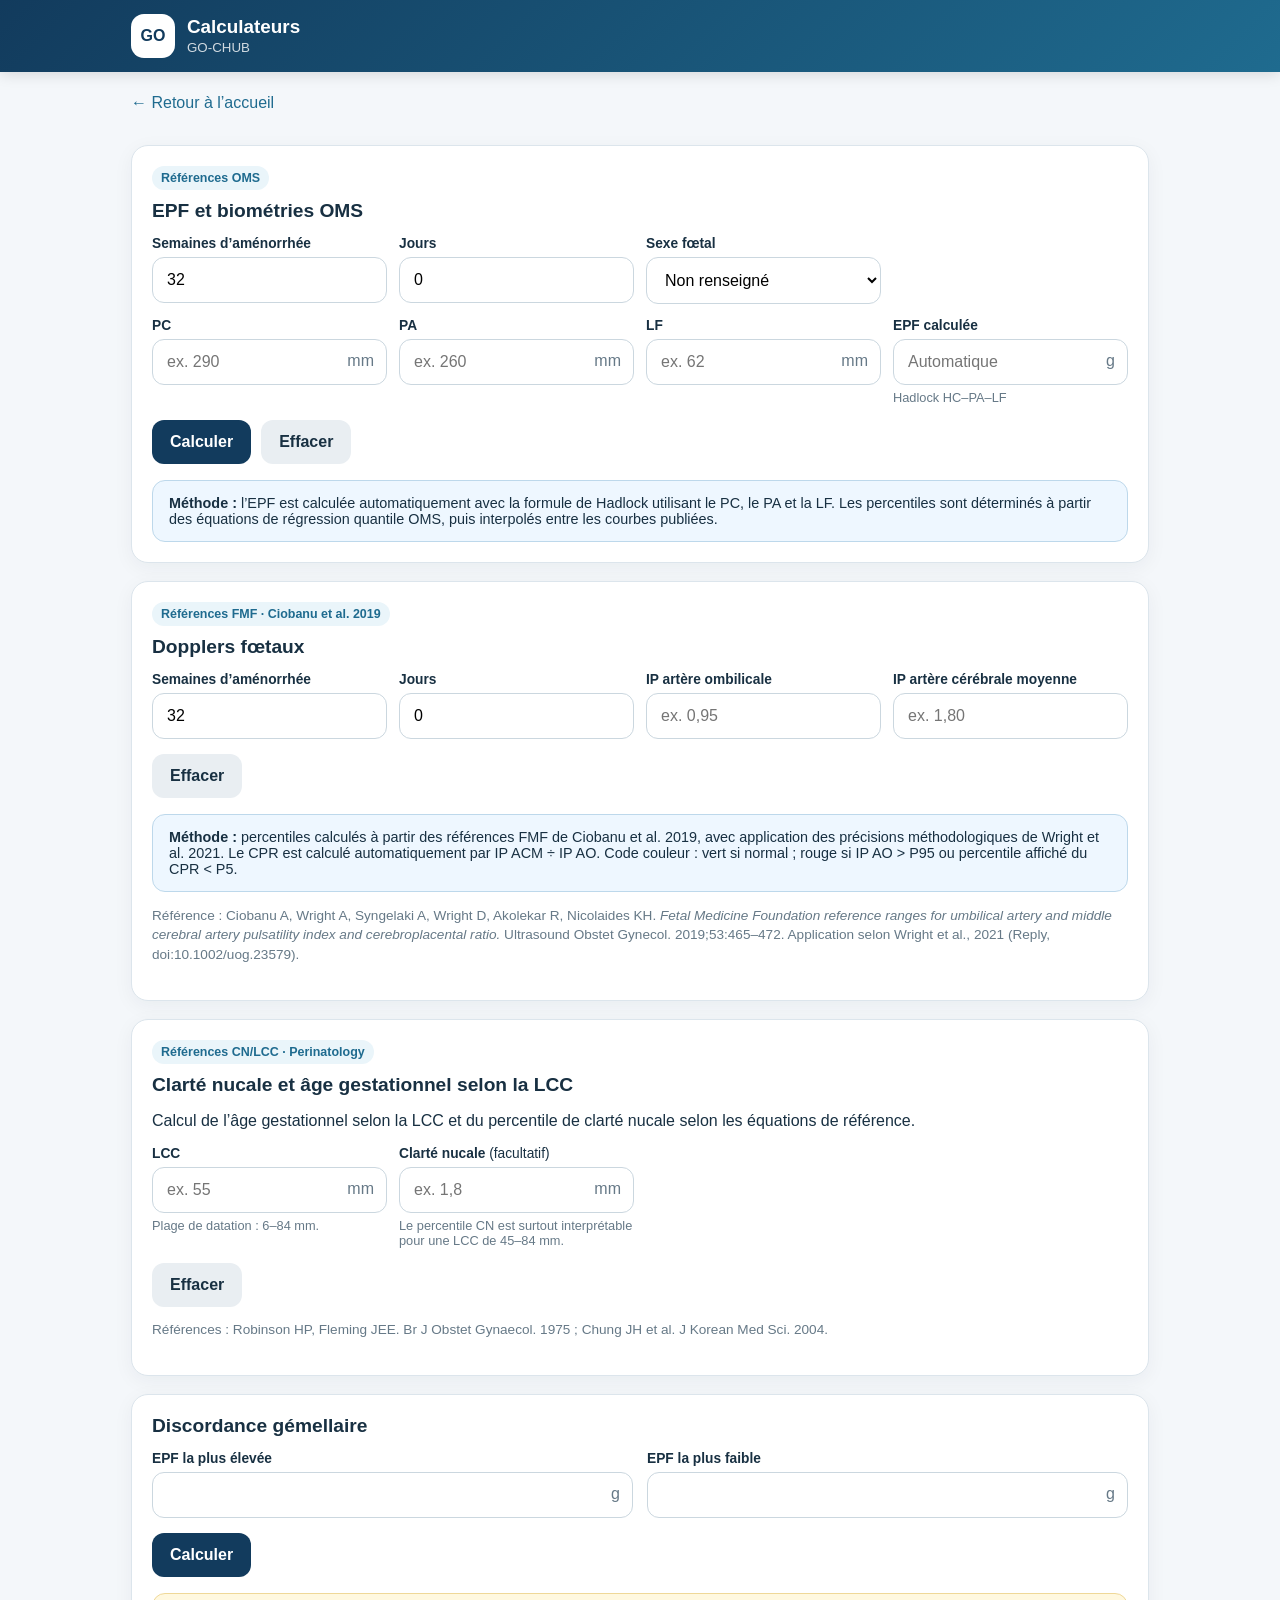
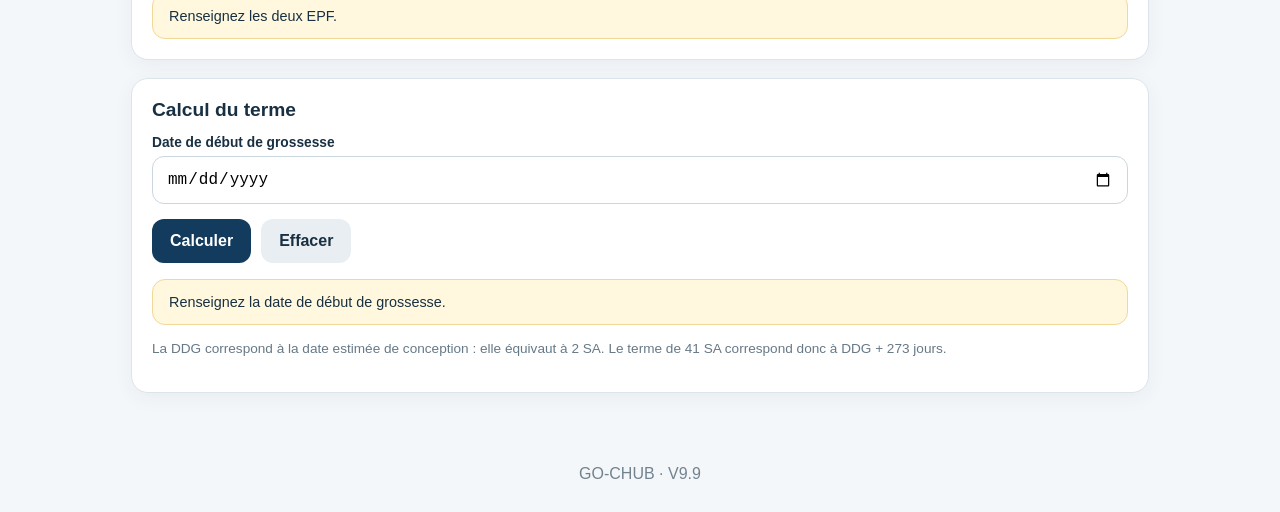
<file: calculateurs_V9_9_final.html>
<!doctype html>
<html lang="fr">
<head>
<meta charset="utf-8">
<meta name="viewport" content="width=device-width,initial-scale=1,viewport-fit=cover">
<meta name="theme-color" content="#123b5d">
<link rel="stylesheet" href="assets/style.css">
<title>Calculateurs · GO-CHUB</title>
<style>
.efw-highlight{background:#eaf5fa;border-color:#9fc9dc}
.form-help{font-size:.8rem;color:var(--muted);margin-top:5px}
.result-value{font-size:1.45rem!important}
.validation{background:#eef7ff;border:1px solid #bdd8eb}
</style>
</head>
<body>
<header class="topbar">
  <div class="topbar-inner">
    <a class="brand" href="index.html">
      <div class="brandmark">GO</div>
      <div><h1>Calculateurs</h1><small>GO-CHUB</small></div>
    </a>
  </div>
</header>
<main>
<a class="back" href="index.html">← Retour à l’accueil</a>

<section id="oms" class="panel">
  <span class="badge">Références OMS</span>
  <h2 style="margin-top:10px">EPF et biométries OMS</h2>
  <div class="formgrid">
    <div class="field">
      <label>Semaines d’aménorrhée</label>
      <input id="weeks" type="number" oninput="scheduleWHO()" min="14" max="40" value="32">
    </div>
    <div class="field">
      <label>Jours</label>
      <input id="days" type="number" oninput="scheduleWHO()" min="0" max="6" value="0">
    </div>
    <div class="field">
      <label>Sexe fœtal</label>
      <select id="sex">
        <option value="unknown">Non renseigné</option>
        <option value="female">Féminin</option>
        <option value="male">Masculin</option>
      </select>
    </div>
  </div>
  <div class="formgrid" style="margin-top:14px">
    <div class="field">
      <label>PC</label>
      <div class="unit"><input id="hc" type="number" oninput="scheduleWHO()" min="1" step="0.1" placeholder="ex. 290"><span>mm</span></div>
    </div>
    <div class="field">
      <label>PA</label>
      <div class="unit"><input id="ac" type="number" oninput="scheduleWHO()" min="1" step="0.1" placeholder="ex. 260"><span>mm</span></div>
    </div>
    <div class="field">
      <label>LF</label>
      <div class="unit"><input id="fl" type="number" oninput="scheduleWHO()" min="1" step="0.1" placeholder="ex. 62"><span>mm</span></div>
    </div>
    <div class="field">
      <label>EPF calculée</label>
      <div class="unit"><input id="efw" type="number" readonly placeholder="Automatique"><span>g</span></div>
      <div class="form-help">Hadlock HC–PA–LF</div>
    </div>
  </div>
  <div class="buttonrow">
    <button class="button" onclick="calculateWHO()">Calculer</button>
    <button id="copy-who-button" class="button secondary hidden" onclick="copyWHOResults()">📋 Copier</button>
    <button class="button secondary" onclick="resetWHO()">Effacer</button>
  </div>

  <div id="who-results" class="results hidden"></div>
  <div class="notice validation">
    <strong>Méthode :</strong> l’EPF est calculée automatiquement avec la formule de Hadlock utilisant le PC, le PA et la LF. Les percentiles sont déterminés à partir des équations de régression quantile OMS, puis interpolés entre les courbes publiées.
  </div>
  
</section>

<section id="doppler" class="panel">
  <span class="badge">Références FMF · Ciobanu et al. 2019</span>
  <h2 style="margin-top:10px">Dopplers fœtaux</h2>
  <div class="formgrid">
    <div class="field">
      <label>Semaines d’aménorrhée</label>
      <input id="doppler-weeks" type="number" min="20" max="42" value="32" oninput="calculateDoppler()">
    </div>
    <div class="field">
      <label>Jours</label>
      <input id="doppler-days" type="number" min="0" max="6" value="0" oninput="calculateDoppler()">
    </div>
    <div class="field">
      <label>IP artère ombilicale</label>
      <input id="ua-pi" type="number" min="0.01" step="0.01" placeholder="ex. 0,95" oninput="calculateDoppler()">
    </div>
    <div class="field">
      <label>IP artère cérébrale moyenne</label>
      <input id="mca-pi" type="number" min="0.01" step="0.01" placeholder="ex. 1,80" oninput="calculateDoppler()">
    </div>
  </div>
  <div class="buttonrow">
    <button id="copy-doppler-button" class="button secondary hidden" onclick="copyDopplerResults()">📋 Copier</button>
    <button class="button secondary" onclick="resetDoppler()">Effacer</button>
  </div>

  <div id="doppler-results" class="results hidden"></div>
  <div class="notice validation">
    <strong>Méthode :</strong> percentiles calculés à partir des références FMF de Ciobanu et al. 2019, avec application des précisions méthodologiques de Wright et al. 2021. Le CPR est calculé automatiquement par IP ACM ÷ IP AO. Code couleur : vert si normal ; rouge si IP AO > P95 ou percentile affiché du CPR < P5.
  </div>
  <p class="source">
    Référence : Ciobanu A, Wright A, Syngelaki A, Wright D, Akolekar R, Nicolaides KH.
    <em>Fetal Medicine Foundation reference ranges for umbilical artery and middle cerebral artery pulsatility index and cerebroplacental ratio.</em>
    Ultrasound Obstet Gynecol. 2019;53:465–472. Application selon Wright et al., 2021 (Reply, doi:10.1002/uog.23579).
  </p>
  <div class="buttonrow">
    
  </div>
</section>

<section id="cn" class="panel">
  <span class="badge">Références CN/LCC · Perinatology</span>
  <h2 style="margin-top:10px">Clarté nucale et âge gestationnel selon la LCC</h2>
  <p>Calcul de l’âge gestationnel selon la LCC et du percentile de clarté nucale selon les équations de référence.</p>

  <div class="formgrid">
    <div class="field">
      <label>LCC</label>
      <div class="unit"><input id="nt-crl" type="number" min="6" max="84" step="0.1" placeholder="ex. 55" oninput="calculateNT()"><span>mm</span></div>
      <div class="form-help">Plage de datation : 6–84 mm.</div>
    </div>
    <div class="field">
      <label>Clarté nucale <span style="font-weight:400">(facultatif)</span></label>
      <div class="unit"><input id="nt-value" type="number" min="0.1" step="0.1" placeholder="ex. 1,8" oninput="calculateNT()"><span>mm</span></div>
      <div class="form-help">Le percentile CN est surtout interprétable pour une LCC de 45–84 mm.</div>
    </div>
  </div>

  <div class="buttonrow">
    <button id="copy-nt-button" class="button secondary hidden" onclick="copyNTResults()">📋 Copier</button>
    <button class="button secondary" onclick="resetNT()">Effacer</button>
  </div>

  <div id="nt-results" class="results hidden"></div>

  

  <p class="source">
    Références : Robinson HP, Fleming JEE. Br J Obstet Gynaecol. 1975 ; Chung JH et al. J Korean Med Sci. 2004. 
  </p>

  <div class="buttonrow">
    
  </div>
</section>

<section id="discordance" class="panel">
  <h2>Discordance gémellaire</h2>
  <div class="grid grid2">
    <div class="field"><label>EPF la plus élevée</label><div class="unit"><input id="big" type="number"><span>g</span></div></div>
    <div class="field"><label>EPF la plus faible</label><div class="unit"><input id="small" type="number"><span>g</span></div></div>
  </div>
  <div class="buttonrow"><button class="button" onclick="discordance()">Calculer</button></div>
  <div id="discordance-result" class="notice">Renseignez les deux EPF.</div>
</section>

<section id="terme" class="panel">
  <h2>Calcul du terme</h2>
  <div class="field"><label>Date de début de grossesse</label><input id="ddg" type="date" oninput="terme()"></div>
  <div class="buttonrow"><button class="button" onclick="terme()">Calculer</button><button class="button secondary" onclick="resetTerme()">Effacer</button></div>
  <div id="terme-result" class="notice">Renseignez la date de début de grossesse.</div>
  <p class="source">La DDG correspond à la date estimée de conception : elle équivaut à 2 SA. Le terme de 41 SA correspond donc à DDG + 273 jours.</p>
</section>
</main>

<footer>GO-CHUB · V9.9</footer>

<script>
// Références OMS intégrées directement dans la page pour éviter tout échec de chargement
// ou conflit de cache du fichier JSON sur GitHub Pages/PWA.
const WHO = {"EFW":[{"q":0.025,"b":[-0.23051839,0.40051112,-0.00617993,3.166e-05]},{"q":0.05,"b":[-0.1620571,0.39396537,-0.00579733,2.553e-05]},{"q":0.1,"b":[-0.04558876,0.38931405,-0.00574528,2.656e-05]},{"q":0.25,"b":[-0.01225877,0.39383640000000003,-0.00592305,2.886e-05]},{"q":0.5,"b":[0.15731009,0.38306794,-0.00554047,2.466e-05]},{"q":0.75,"b":[0.29329739,0.37609623,-0.00529255,2.184e-05]},{"q":0.9,"b":[0.35314223,0.37648687,-0.00528743,2.148e-05]},{"q":0.95,"b":[0.28502506,0.39062147,-0.00582929,2.791e-05]},{"q":0.975,"b":[0.40817059,0.38106821,-0.00550914,2.467e-05]}],"AC":[{"q":0.025,"b":[1.19202779,0.31475668,-0.00801581,7.514e-05]},{"q":0.05,"b":[1.09869954,0.33008000000000004,-0.00862096,8.254e-05]},{"q":0.1,"b":[1.24418122,0.3163154,-0.00814093,7.725e-05]},{"q":0.25,"b":[1.44520879,0.29943379,-0.00759672,7.167e-05]},{"q":0.5,"b":[1.58552931,0.28993678,-0.00732652,6.926e-05]},{"q":0.75,"b":[1.71452507,0.28136707,-0.00708196,6.709e-05]},{"q":0.9,"b":[1.78078382,0.27927889,-0.00706438,6.751e-05]},{"q":0.95,"b":[1.83213806,0.27710695,-0.00703389,6.761e-05]},{"q":0.975,"b":[2.03674473,0.25713846,-0.00634919,6.005e-05]}],"FL":[{"q":0.025,"b":[-7.27187178,1.28298929,-0.05806019,0.00121314,-9.6e-06]},{"q":0.05,"b":[-7.07052933,1.26780053,-0.05775563,0.00121608,-9.699999999999999e-06]},{"q":0.1,"b":[-6.69175407,1.22500911,-0.05592062,0.0011832000000000001,-9.5e-06]},{"q":0.25,"b":[-6.07953119,1.15245171,-0.05255107,0.00111419,-8.98e-06]},{"q":0.5,"b":[-5.54922621,1.0955999,-0.05013109,0.00106781,-8.64e-06]},{"q":0.75,"b":[-4.68666987,0.97811179,-0.04393191,0.00092347,-7.39e-06]},{"q":0.9,"b":[-4.31219597,0.94038705,-0.04247099,0.00089978,-7.26e-06]},{"q":0.95,"b":[-4.12398208,0.92034421,-0.0415729,0.00088106,-7.11e-06]},{"q":0.975,"b":[-3.64483931,0.85702813,-0.03840057,0.00081206,-6.56e-06]}],"HC":[{"q":0.025,"b":[1.59317517,0.29459801,-0.00738604,6.57e-05]},{"q":0.05,"b":[1.74883946,0.27840528,-0.00677991,5.836e-05]},{"q":0.1,"b":[1.83059537,0.27244251,-0.00659547,5.6399999999999995e-05]},{"q":0.25,"b":[1.94181945,0.26584757,-0.00644545,5.545e-05]},{"q":0.5,"b":[2.09924879,0.25337366,-0.00605648,5.143e-05]},{"q":0.75,"b":[2.20777452,0.24521232,-0.00578558,4.84e-05]},{"q":0.9,"b":[2.31777,0.23665151,-0.00550781,4.54e-05]},{"q":0.95,"b":[2.39550106,0.22958667,-0.00525318,4.237e-05]},{"q":0.975,"b":[2.5007407,0.22006785,-0.00493623,3.891e-05]}]};

let lastWHOText = '';
function curveValue(row, ga){
  const logValue = row.b.reduce((sum, coefficient, degree) =>
    sum + coefficient * ga ** degree, 0);
  return Math.exp(logValue);
}
function percentileWHO(metric, ga, value){
  value = Math.trunc(Number(value));
  const rows = WHO && WHO[metric];
  if(!Array.isArray(rows) || !rows.length || !Number.isFinite(value)){
    return {label:'Erreur de calcul',p:null,status:'low'};
  }
  const pts = rows
    .map(r => ({q:Number(r.q), value:curveValue(r,ga)}))
    .filter(r => Number.isFinite(r.q) && Number.isFinite(r.value))
    .sort((a,b) => a.q-b.q);
  if(pts.length < 2) return {label:'Erreur de calcul',p:null,status:'low'};
  if(value < pts[0].value) return {label:'< P2,5', p:2.5, status:'low'};
  if(value > pts[pts.length-1].value) return {label:'> P97,5', p:97.5, status:'high'};
  for(let i=0;i<pts.length-1;i++){
    const a=pts[i], b=pts[i+1];
    if(value >= a.value && value <= b.value){
      const f=(value-a.value)/(b.value-a.value);
      const p=(a.q + f*(b.q-a.q))*100;
      return {
        label:'P'+p.toFixed(1).replace('.',','),
        p:p,
        status:p<10?'low':p>90?'high':'normal'
      };
    }
  }
  return {label:'—',p:null,status:''};
}
function hadlockHCACFL(hcMm, acMm, flMm){
  const HC=hcMm/10, AC=acMm/10, FL=flMm/10;
  const log10 =
    1.326 +
    0.0107*HC +
    0.0438*AC +
    0.158*FL -
    0.00326*AC*FL;
  return Math.pow(10,log10);
}

function resultCard(name,val,unit,r,extra=''){
  return `<div class="result ${r.status} ${extra}">
    <small>${name} · ${val} ${unit}</small>
    <strong class="${extra?'result-value':''}">${r.label}</strong>
  </div>`;
}
function calculateWHO(){
  const w=Number(document.getElementById('weeks').value);
  const d=Number(document.getElementById('days').value);
  const ga=w+d/7;

  if(w<14 || w>40 || d<0 || d>6){
    alert('Le terme doit être compris entre 14+0 et 40+6 SA.');
    return;
  }

  const hc=Number(document.getElementById('hc').value);
  const ac=Number(document.getElementById('ac').value);
  const fl=Number(document.getElementById('fl').value);

  let html='';
  if(hc>0) html += resultCard('PC',formatNum(hc),'mm',percentileWHO('HC',ga,hc));
  if(ac>0) html += resultCard('PA',formatNum(ac),'mm',percentileWHO('AC',ga,ac));
  if(fl>0) html += resultCard('LF',formatNum(fl),'mm',percentileWHO('FL',ga,fl));
  if(hc>0 && ac>0 && fl>0){
    const efw=hadlockHCACFL(hc,ac,fl);
    document.getElementById('efw').value=efw.toFixed(1);
    html += resultCard(
      'EPF Hadlock',
      efw.toFixed(1).replace('.',','),
      'g',
      percentileWHO('EFW',ga,efw),
      'efw-highlight'
    );
  } else {
    document.getElementById('efw').value='';
  }
  const box=document.getElementById('who-results');
  box.innerHTML=html || '<div class="notice">Renseignez au moins une biométrie.</div>';
  box.classList.remove('hidden');
  const copyButton=document.getElementById('copy-who-button');
  const parts=[];
  if(hc>0){
    const r=percentileWHO('HC',ga,hc);
    parts.push(`PC ${formatNum(hc)} mm (${r.label})`);
  }
  if(ac>0){
    const r=percentileWHO('AC',ga,ac);
    parts.push(`PA ${formatNum(ac)} mm (${r.label})`);
  }
  if(fl>0){
    const r=percentileWHO('FL',ga,fl);
    parts.push(`LF ${formatNum(fl)} mm (${r.label})`);
  }
  if(hc>0 && ac>0 && fl>0){
    const efw=hadlockHCACFL(hc,ac,fl);
    const r=percentileWHO('EFW',ga,efw);
    parts.push(`EPF Hadlock ${Math.round(efw)} g (${r.label})`);
  }
  lastWHOText=parts.join(', ');
  if(lastWHOText){
    copyButton.classList.remove('hidden');
  } else {
    copyButton.classList.add('hidden');
  }
}
function formatNum(v){
  return Number.isInteger(v) ? String(v) : v.toFixed(1).replace('.',',');
}

async function copyWHOResults(){
  if(!lastWHOText) return;
  const text='Biométries : '+lastWHOText+'.';
  try{
    await navigator.clipboard.writeText(text);
  }catch(e){
    const area=document.createElement('textarea');
    area.value=text;
    area.style.position='fixed';
    area.style.opacity='0';
    document.body.appendChild(area);
    area.select();
    document.execCommand('copy');
    area.remove();
  }
  const button=document.getElementById('copy-who-button');
  const original=button.textContent;
  button.textContent='✓ Copié';
  setTimeout(()=>button.textContent=original,1200);
}
function resetWHO(){
  ['hc','ac','fl','efw'].forEach(id=>document.getElementById(id).value='');
  document.getElementById('who-results').classList.add('hidden');
  document.getElementById('copy-who-button').classList.add('hidden');
  lastWHOText='';
}

let whoTimer=null;
function scheduleWHO(){
  clearTimeout(whoTimer);
  whoTimer=setTimeout(()=>{
    const hc=Number(document.getElementById('hc').value);
    const ac=Number(document.getElementById('ac').value);
    const fl=Number(document.getElementById('fl').value);
    if(hc>0 || ac>0 || fl>0) calculateWHO();
  },120);
}

let lastDopplerText='';
function erfApprox(x){
  const sign=x<0?-1:1;
  x=Math.abs(x);
  const a1=0.254829592, a2=-0.284496736, a3=1.421413741,
        a4=-1.453152027, a5=1.061405429, p=0.3275911;
  const t=1/(1+p*x);
  const y=1-(((((a5*t+a4)*t)+a3)*t+a2)*t+a1)*t*Math.exp(-x*x);
  return sign*y;
}

function normalCDF(z){
  return 0.5*(1+erfApprox(z/Math.sqrt(2)));
}
function percentileFromZ(z){
  const p=normalCDF(z)*100;
  const rounded=Math.max(0,Math.min(100,Math.ceil(p)));
  return {p:p,rounded:rounded,label:'P'+rounded};
}

function dopplerReference(gaDays){
  // V9.4 — équations publiées Ciobanu et al. 2019,
  // appliquées selon la clarification de Wright et al. 2021.
  // Les distributions de MCA-PI et CPR sont traitées sur l'échelle log10.
  // Pour UA-PI, la médiane est linéaire sur l'échelle originale,
  // puis transformée en log10 pour le calcul du z-score.

  const uaMedian = 1.6473 - 0.003005*gaDays;
  const uaSdLog =
    0.08713
    - 0.0002936*gaDays
    + 0.0000009355*gaDays**2;

  // MCA : les coefficients publiés sont arrondis dans l'article.
  // La FMF en ligne utilise une dispersion log10 quasi constante.
  // Recalibrage déduit de plusieurs sorties FMF concordantes :
  // SD(log10 MCA-PI) ≈ 0,06349.
  // Une correction linéaire minime de la médiane compense l'arrondi
  // des coefficients publiés et reproduit les z-scores FMF.
  const mcaMedianLogPublished =
    0.3117
    - 0.007100*gaDays
    + 0.00006345*gaDays**2
    - 0.0000001443*gaDays**3;

  const mcaMedianCorrection =
    -0.0013433608737362765
    + 0.000008432239649842976*gaDays;

  const mcaMedianLog = mcaMedianLogPublished + mcaMedianCorrection;
  const mcaSdLog = 0.06349;

  const cprMedianLog =
    -0.3564
    + 0.0003969*gaDays
    + 0.00003199*gaDays**2
    - 0.00000009266*gaDays**3;

  const cprSdLog =
    0.1948
    - 0.001220*gaDays
    + 0.000003262*gaDays**2;

  return {
    ua:{
      medianLog:Math.log10(uaMedian),
      sdLog:uaSdLog,
      median:uaMedian
    },
    mca:{
      medianLog:mcaMedianLog,
      sdLog:mcaSdLog,
      median:10**mcaMedianLog
    },
    cpr:{
      medianLog:cprMedianLog,
      sdLog:cprSdLog,
      median:10**cprMedianLog
    }
  };
}
function dopplerCalcOne(value, ref){
  if(!(value>0) || !(ref.sdLog>0)) return null;
  const z=(Math.log10(value)-ref.medianLog)/ref.sdLog;
  const pct=percentileFromZ(z);
  return {z:z,p:pct.p,rounded:pct.rounded,label:pct.label,median:ref.median};
}
function dopplerCard(name,value,r,kind){
  let cls='normal';
  if(kind==='ua' && r.p>95) cls='low';
  if(kind==='cpr' && r.rounded<5) cls='low';
  return `<div class="result ${cls}">
    <small>${name} · ${value.toFixed(2).replace('.',',')}</small>
    <strong>${r.label}</strong>
  </div>`;
}
function calculateDoppler(){
  const w=Number(document.getElementById('doppler-weeks').value);
  const d=Number(document.getElementById('doppler-days').value);
  const ua=Number(document.getElementById('ua-pi').value);
  const mca=Number(document.getElementById('mca-pi').value);
  const box=document.getElementById('doppler-results');
  const copyBtn=document.getElementById('copy-doppler-button');
  if(w<20 || w>42 || d<0 || d>6){
    box.innerHTML='<div class="notice">Le terme doit être compris entre 20+0 et 42+6 SA.</div>';
    box.classList.remove('hidden');
    copyBtn.classList.add('hidden');
    return;
  }

  const gaDays=w*7+d;
  const ref=dopplerReference(gaDays);
  let out='';
  const parts=[];
  if(ua>0){
    const r=dopplerCalcOne(ua,ref.ua);
    if(r){
      out+=dopplerCard('IP artère ombilicale',ua,r,'ua');
      parts.push(`IP AO ${ua.toFixed(2).replace('.',',')} (${r.label})`);
    }
  }

  if(mca>0){
    const r=dopplerCalcOne(mca,ref.mca);
    if(r){
      out+=dopplerCard('IP artère cérébrale moyenne',mca,r,'mca');
      parts.push(`IP ACM ${mca.toFixed(2).replace('.',',')} (${r.label})`);
    }
  }
  if(ua>0 && mca>0){
    const cpr=mca/ua;
    const r=dopplerCalcOne(cpr,ref.cpr);
    if(r){
      out+=dopplerCard('CPR',cpr,r,'cpr');
      parts.push(`CPR ${cpr.toFixed(2).replace('.',',')} (${r.label})`);
    }
  }
  if(out){
    box.innerHTML=out;
    box.classList.remove('hidden');
    lastDopplerText=`Dopplers à ${w}+${d} SA : `+parts.join(', ')+'.';
    copyBtn.classList.remove('hidden');
  }else{
    box.classList.add('hidden');
    box.innerHTML='';
    lastDopplerText='';
    copyBtn.classList.add('hidden');
  }
}
async function copyDopplerResults(){
  if(!lastDopplerText) return;
  try{
    await navigator.clipboard.writeText(lastDopplerText);
  }catch(e){
    const area=document.createElement('textarea');
    area.value=lastDopplerText;
    area.style.position='fixed';
    area.style.opacity='0';
    document.body.appendChild(area);
    area.select();
    document.execCommand('copy');
    area.remove();
  }
  const button=document.getElementById('copy-doppler-button');
  const original=button.textContent;
  button.textContent='✓ Copié';
  setTimeout(()=>button.textContent=original,1200);
}
function resetDoppler(){
  document.getElementById('ua-pi').value='';
  document.getElementById('mca-pi').value='';
  document.getElementById('doppler-results').classList.add('hidden');
  document.getElementById('doppler-results').innerHTML='';
  document.getElementById('copy-doppler-button').classList.add('hidden');
  lastDopplerText='';
}
let lastNTText='';
function ntExpected(crl){
  return 0.437 + 0.01969*crl;
}
function ntSigma(crl){
  // Recalibrage sur les comparaisons Perinatology : légère variation de dispersion avec la LCC.
  return 0.58203 - 0.0004391*crl;
}
function crlGestationalAgeDays(crl){
  // V9.9 : datation LCC 6–84 mm calée sur les sorties concordantes
  // Perinatology / table de datation LCC (références Robinson-Fleming).
  // On interpole entre des points entiers de référence, puis on arrondit
  // au jour entier le plus proche.
  const anchors=[
    [6,45],[7,46],[8,47],[9,48],[10,50],
    [11,50],[12,52],[13,53],[14,54],[15,55],
    [16,56],[17,57],[18,58],[19,59],[20,60],
    [21,61],[22,62],[23,63],[24,64],[25,65],
    [30,69],[35,73],[40,76],[45,79],[47,81],
    [54,84],[55,85],[57,86],[60,88],[61,88],[62,88],
    [63,89],[64,90],[65,90],[70,92],[72,94],[75,95],
    [76,96],[78,97],[79,97],[80,98],[82,99],[84,100]
  ];

  if(crl<=anchors[0][0]) return anchors[0][1];
  if(crl>=anchors[anchors.length-1][0]) return anchors[anchors.length-1][1];

  for(let i=0;i<anchors.length-1;i++){
    const [x1,y1]=anchors[i], [x2,y2]=anchors[i+1];
    if(crl>=x1 && crl<=x2){
      const f=(crl-x1)/(x2-x1);
      return Math.round(y1 + f*(y2-y1));
    }
  }
  return 0;
}
function calculateNT(){
  const crl=Number(document.getElementById('nt-crl').value);
  const ntRaw=document.getElementById('nt-value').value;
  const nt=Number(ntRaw);
  const hasNT=ntRaw!=='' && Number.isFinite(nt) && nt>0;
  const box=document.getElementById('nt-results');
  const copyBtn=document.getElementById('copy-nt-button');

  if(!crl){
    box.classList.add('hidden');
    copyBtn.classList.add('hidden');
    lastNTText='';
    return;
  }
  if(!(crl>=6 && crl<=84)){
    box.innerHTML='<div class="notice">La LCC doit être comprise entre 6 et 84 mm.</div>';
    box.classList.remove('hidden');
    copyBtn.classList.add('hidden');
    lastNTText='';
    return;
  }

  const gaDays=crlGestationalAgeDays(crl);
  const gaW=Math.floor(gaDays/7);
  const gaD=gaDays%7;
  const expected=ntExpected(crl);

  let html=`<div class="result normal">
      <small>Âge gestationnel estimé · LCC ${crl.toFixed(1).replace('.',',')} mm</small>
      <strong>${gaW} SA + ${gaD} j</strong>
    </div>`;

  let copy=`LCC ${crl.toFixed(1).replace('.',',')} mm : âge gestationnel estimé ${gaW} SA + ${gaD} j`;

  if(hasNT){
    const z=(nt-expected)/ntSigma(crl);
    const pRaw=0.5*(1+erfApprox(z/Math.SQRT2))*100;
    const pRounded=Math.max(0,Math.min(100,Math.round(pRaw)));
    const pct={p:pRaw,rounded:pRounded,label:'P'+pRounded};
    const cls=pct.rounded>=95?'low':'normal';
    html += `<div class="result ${cls}">
        <small>Clarté nucale · ${nt.toFixed(1).replace('.',',')} mm</small>
        <strong>${pct.label}</strong>
      </div>`;
    copy += ` ; CN mesurée ${nt.toFixed(1).replace('.',',')} mm (${pct.label})`;
  }

  box.innerHTML=html;
  box.classList.remove('hidden');
  lastNTText=copy+'.';
  copyBtn.classList.remove('hidden');
}
async function copyNTResults(){
  if(!lastNTText) return;
  try{ await navigator.clipboard.writeText(lastNTText); }
  catch(e){
    const area=document.createElement('textarea');
    area.value=lastNTText; area.style.position='fixed'; area.style.opacity='0';
    document.body.appendChild(area); area.select(); document.execCommand('copy'); area.remove();
  }
  const button=document.getElementById('copy-nt-button');
  const original=button.textContent; button.textContent='✓ Copié';
  setTimeout(()=>button.textContent=original,1200);
}
function resetNT(){
  document.getElementById('nt-crl').value='';
  document.getElementById('nt-value').value='';
  document.getElementById('nt-results').classList.add('hidden');
  document.getElementById('nt-results').innerHTML='';
  document.getElementById('copy-nt-button').classList.add('hidden');
  lastNTText='';
}

function discordance(){
  const a=Number(document.getElementById('big').value);
  const b=Number(document.getElementById('small').value);
  if(!a||!b){
    document.getElementById('discordance-result').textContent='Renseignez les deux EPF.';
    return;
  }
  const mx=Math.max(a,b),mn=Math.min(a,b),v=(mx-mn)/mx*100;
  document.getElementById('discordance-result').innerHTML=
    '<strong>'+v.toFixed(1).replace('.',',')+' %</strong><br>' +
    '(EPF la plus élevée − EPF la plus faible) / EPF la plus élevée × 100.';
}
function terme(){
  const input=document.getElementById('ddg');
  const box=document.getElementById('terme-result');
  if(!input.value){
    box.textContent='Renseignez la date de début de grossesse.';
    return;
  }

  const ddg=new Date(input.value+'T12:00:00');
  const today=new Date();
  today.setHours(12,0,0,0);

  const elapsed=Math.floor((today-ddg)/86400000);
  const amenorrheaDays=elapsed+14;
  const weeks=Math.floor(amenorrheaDays/7);
  const days=((amenorrheaDays%7)+7)%7;
  const term=new Date(ddg);
  term.setDate(term.getDate()+273);

  let current;
  if(amenorrheaDays<0){
    current='La DDG saisie est postérieure à la date du jour.';
  }else{
    current=`Terme aujourd’hui : <strong>${weeks} SA + ${days} jour${days>1?'s':''}</strong>`;
  }

  box.innerHTML=current+'<br>Terme à 41 SA : <strong>'+term.toLocaleDateString('fr-FR')+'</strong>';
}
function resetTerme(){
  document.getElementById('ddg').value='';
  document.getElementById('terme-result').textContent='Renseignez la date de début de grossesse.';
}
</script>
</body>
</html>
</file>
<file: assets/style.css>
:root{
 --navy:#123b5d;--blue:#1f6b8f;--sky:#eaf5fa;--bg:#f4f7fa;--text:#183042;
 --muted:#667987;--line:#dce5ec;--white:#fff;--green:#246b4a;--orange:#9a5b12;--red:#a63333;
}
*{box-sizing:border-box} html{scroll-behavior:smooth}
body{margin:0;background:var(--bg);color:var(--text);font-family:-apple-system,BlinkMacSystemFont,"Segoe UI",Roboto,Arial,sans-serif}
.topbar{position:sticky;top:0;z-index:10;background:linear-gradient(135deg,var(--navy),var(--blue));color:#fff;box-shadow:0 2px 14px #0002}
.topbar-inner{max-width:1050px;margin:auto;padding:14px 16px;display:flex;align-items:center;justify-content:space-between}
.brand{display:flex;align-items:center;gap:12px;text-decoration:none;color:#fff}.brandmark{width:44px;height:44px;border-radius:13px;background:#fff;color:var(--navy);display:grid;place-items:center;font-weight:900}.brand h1{font-size:1.18rem;margin:0}.brand small{opacity:.8}
.nav{display:flex;gap:7px}.nav a{color:#fff;text-decoration:none;padding:9px 11px;border-radius:10px;font-size:.92rem}.nav a:hover{background:#ffffff22}
main{max-width:1050px;margin:auto;padding:22px 16px 44px}.hero{padding:10px 0 20px}.hero h2{font-size:1.45rem;margin:0 0 7px}.hero p{margin:0;color:var(--muted)}
.search{margin-top:16px;position:relative}.search input{padding-left:44px}.search:before{content:"⌕";position:absolute;left:16px;top:9px;font-size:1.5rem;color:var(--muted)}
input,select{width:100%;border:1px solid #cbd7df;border-radius:12px;background:#fff;padding:13px 14px;font-size:1rem;outline:none}input:focus,select:focus{border-color:var(--blue);box-shadow:0 0 0 3px #1f6b8f20}
.grid{display:grid;gap:14px}.grid3{grid-template-columns:repeat(3,1fr)}.grid2{grid-template-columns:repeat(2,1fr)}
.card,.panel,.toolcard{background:#fff;border:1px solid var(--line);border-radius:17px;box-shadow:0 5px 20px #1830420d}
.card{padding:22px;text-decoration:none;color:inherit;transition:.15s}.card:hover,.toolcard:hover{transform:translateY(-2px);box-shadow:0 8px 24px #18304218}.card .icon{font-size:2rem}.card h3{margin:8px 0 4px}.card p{margin:0;color:var(--muted);font-size:.92rem}
.panel{padding:20px;margin-top:18px}.panel h2{margin:0 0 14px;font-size:1.2rem}.toolcard{display:flex;flex-direction:column;gap:5px;padding:17px;text-decoration:none;color:inherit}.toolcard span{color:var(--muted);font-size:.9rem}
.badge{display:inline-block;padding:5px 9px;border-radius:999px;background:var(--sky);color:var(--blue);font-size:.78rem;font-weight:700}
.formgrid{display:grid;grid-template-columns:repeat(4,1fr);gap:12px}.field label{display:block;font-size:.86rem;font-weight:700;margin:0 0 6px}.unit{position:relative}.unit span{position:absolute;right:13px;top:13px;color:var(--muted);pointer-events:none}.unit input{padding-right:45px}
.buttonrow{display:flex;gap:10px;flex-wrap:wrap;margin-top:15px}.button{border:0;border-radius:12px;background:var(--navy);color:#fff;padding:13px 18px;font-size:1rem;font-weight:700;cursor:pointer}.button.secondary{background:#e9eef2;color:var(--text)}
.results{display:grid;grid-template-columns:repeat(4,1fr);gap:12px;margin-top:16px}.result{padding:16px;border-radius:14px;background:#f7fafc;border:1px solid var(--line)}.result strong{display:block;font-size:1.1rem;margin-top:5px}.result small{color:var(--muted)}.result.low{background:#fff0f0;border-color:#e8b7b7}.result.high{background:#fff7e9;border-color:#e8cb9d}.result.normal{background:#edf8f2;border-color:#b9dcca}
.notice{padding:14px 16px;border-radius:13px;background:#fff8df;border:1px solid #efd898;margin-top:16px;font-size:.9rem}.source{font-size:.85rem;color:var(--muted);line-height:1.45}.hidden{display:none}.back{display:inline-block;text-decoration:none;color:var(--blue);margin-bottom:15px}
.pdf-list{display:grid;gap:10px}.pdf-item{display:flex;justify-content:space-between;align-items:center;padding:14px;border:1px solid var(--line);border-radius:12px;text-decoration:none;color:inherit}.pdf-item:hover{background:#f8fafc}
footer{text-align:center;color:#72838f;padding:28px 15px}
@media(max-width:780px){.nav{display:none}.grid3,.grid2,.formgrid,.results{grid-template-columns:1fr 1fr}.card{padding:18px}}
@media(max-width:520px){.grid3,.grid2,.formgrid,.results{grid-template-columns:1fr}.topbar-inner{padding-top:max(12px,env(safe-area-inset-top))}.brand small{display:none}}
</file>
